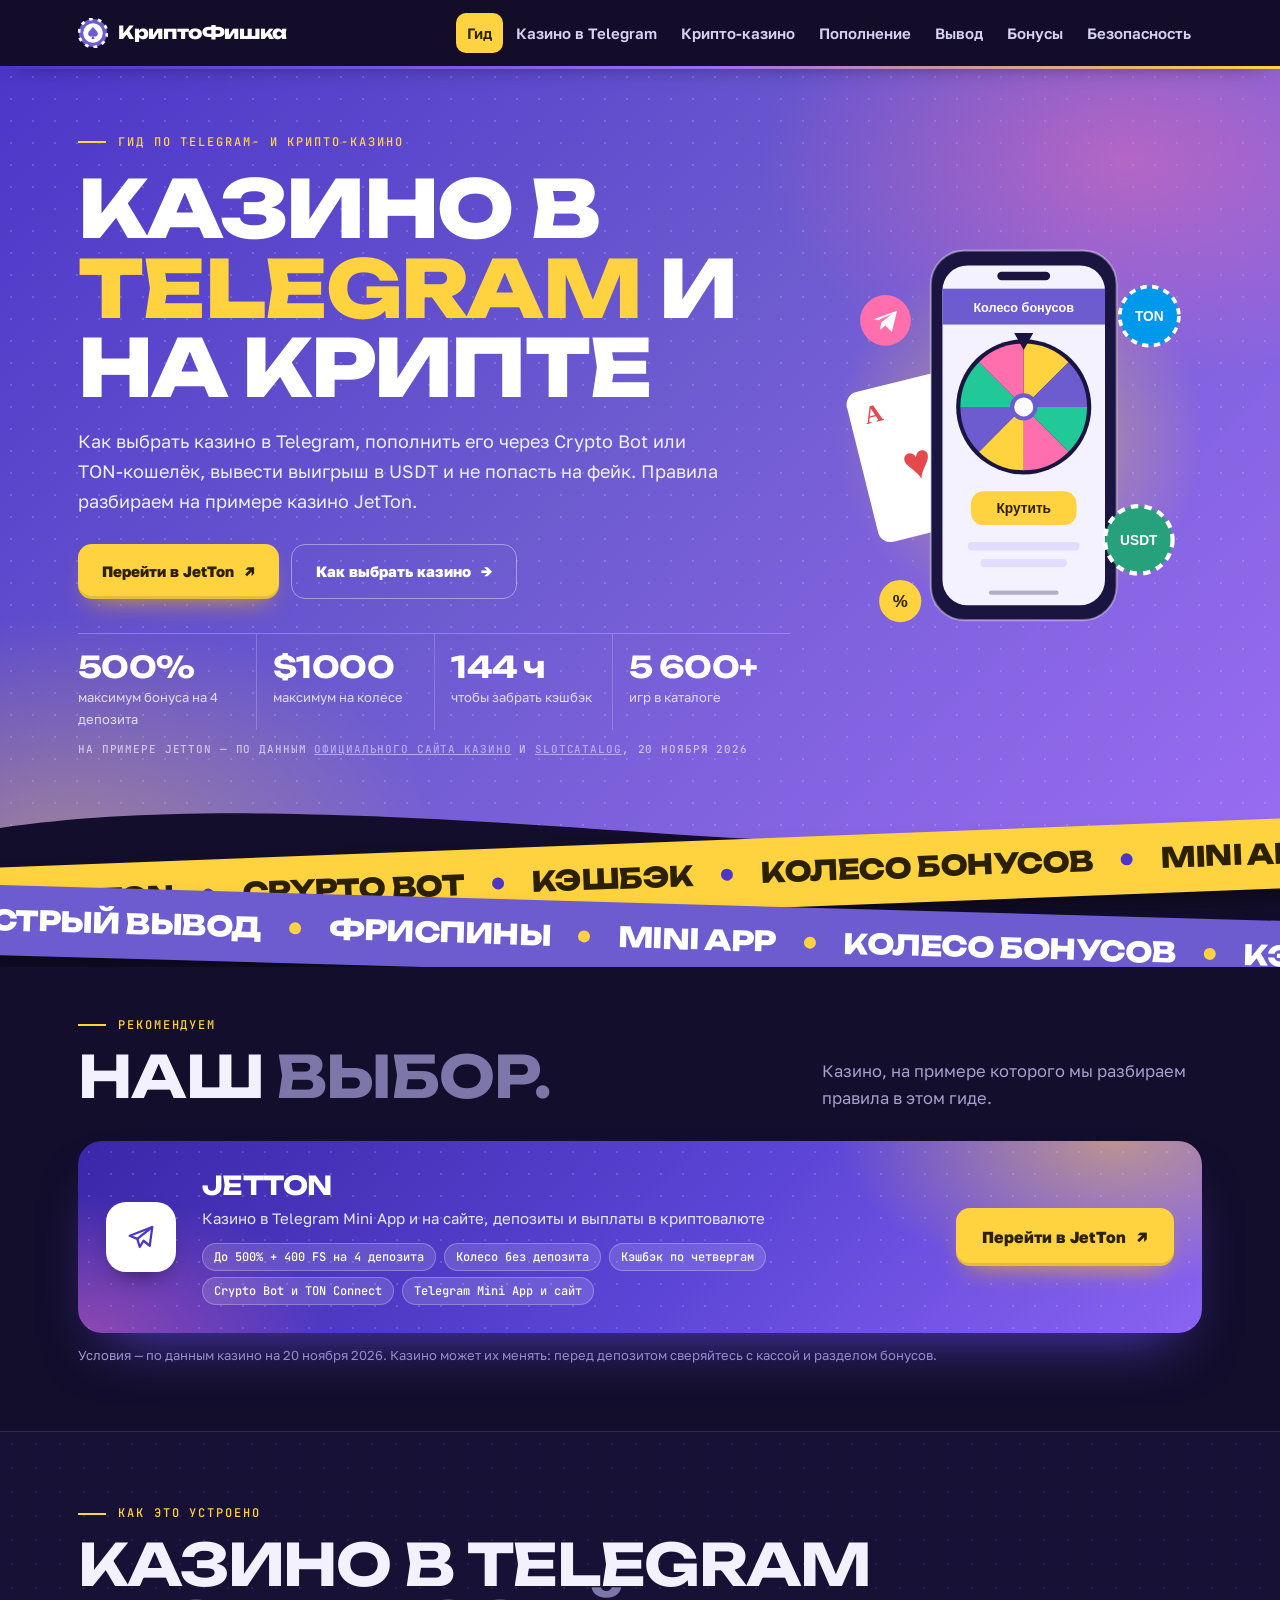
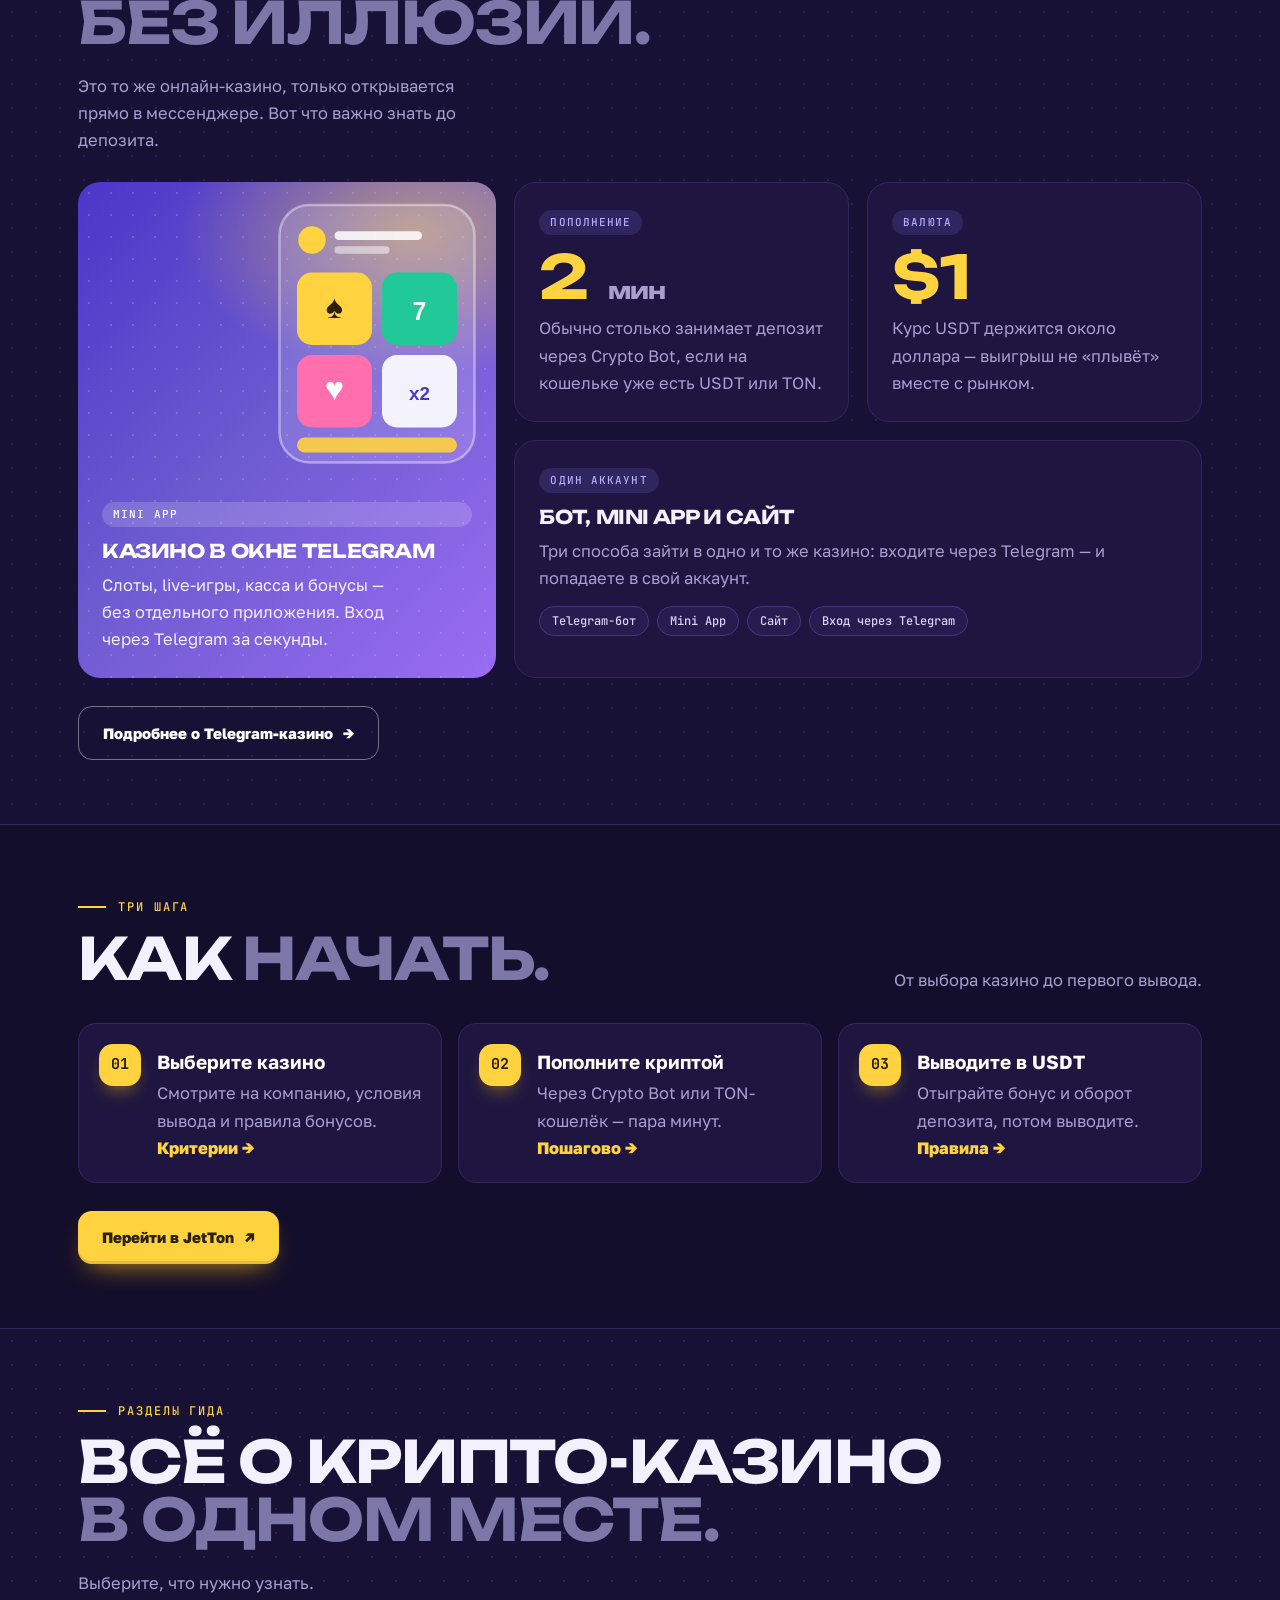
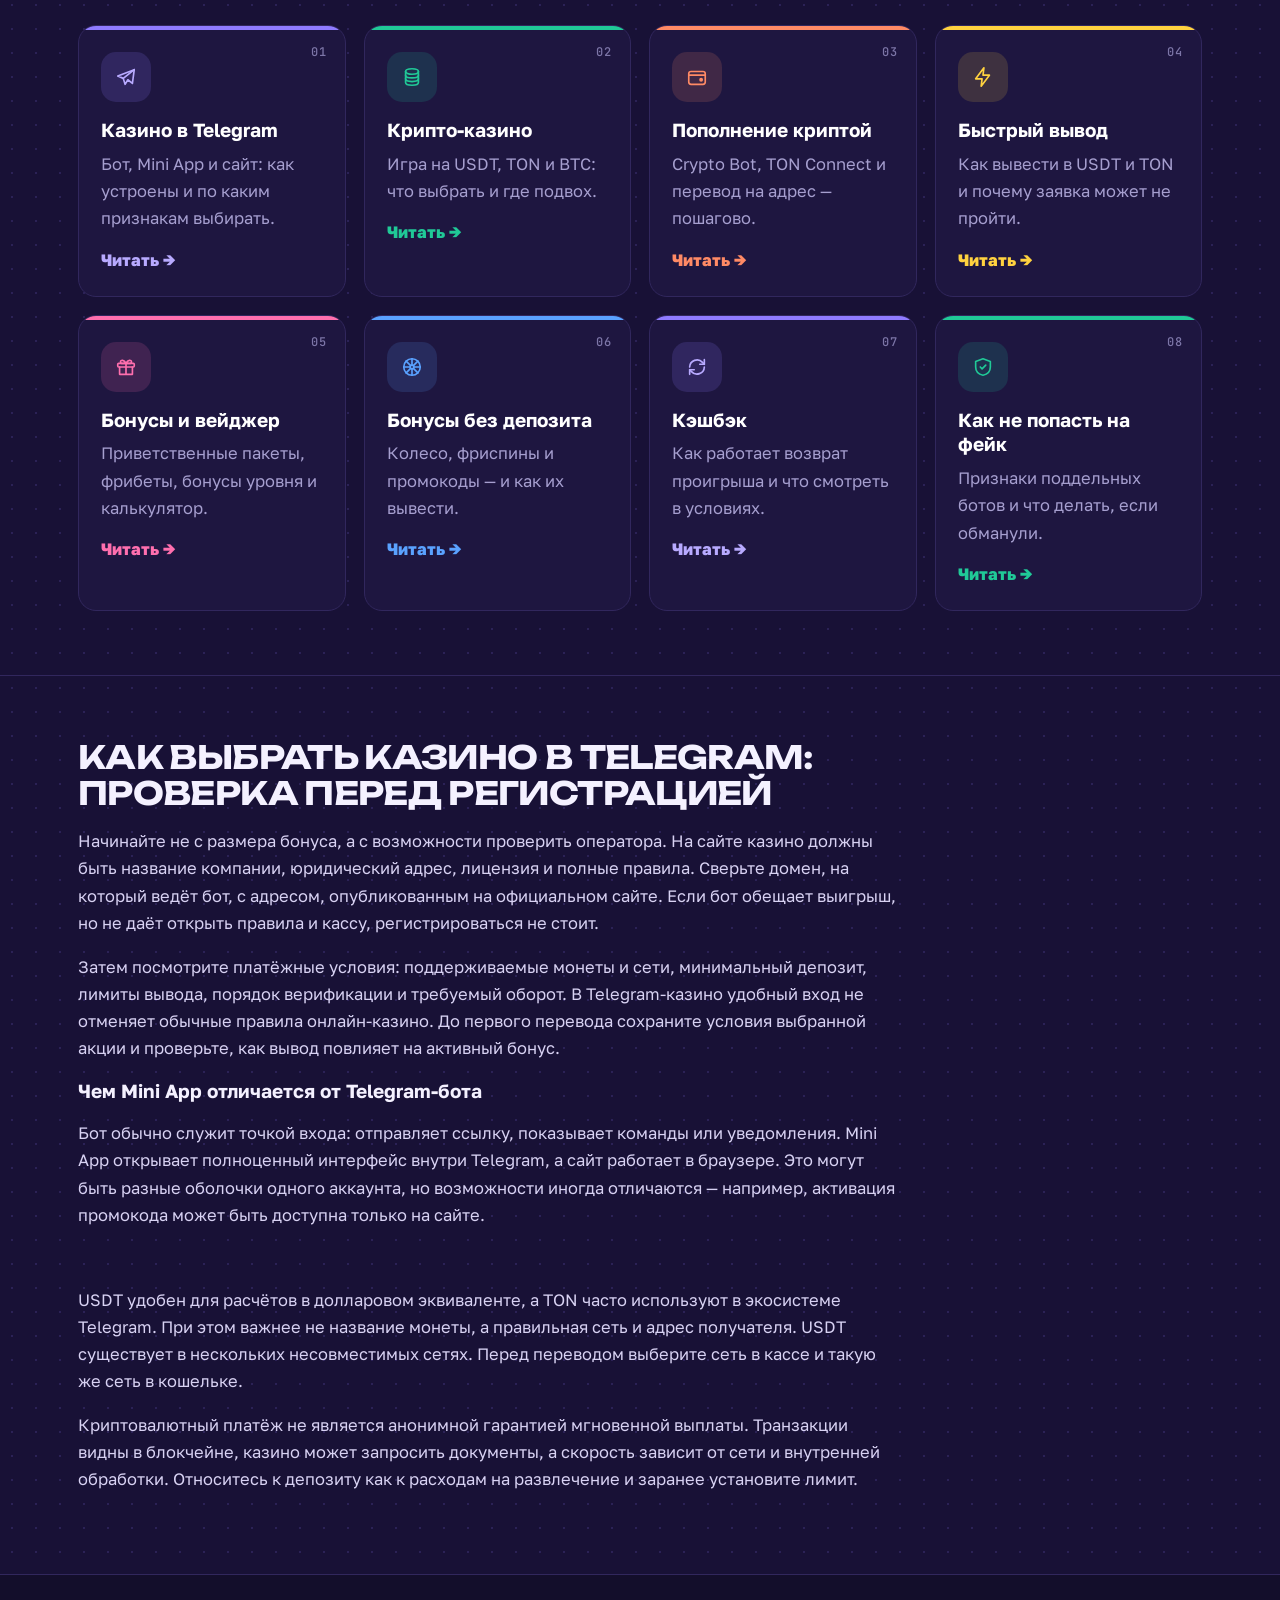
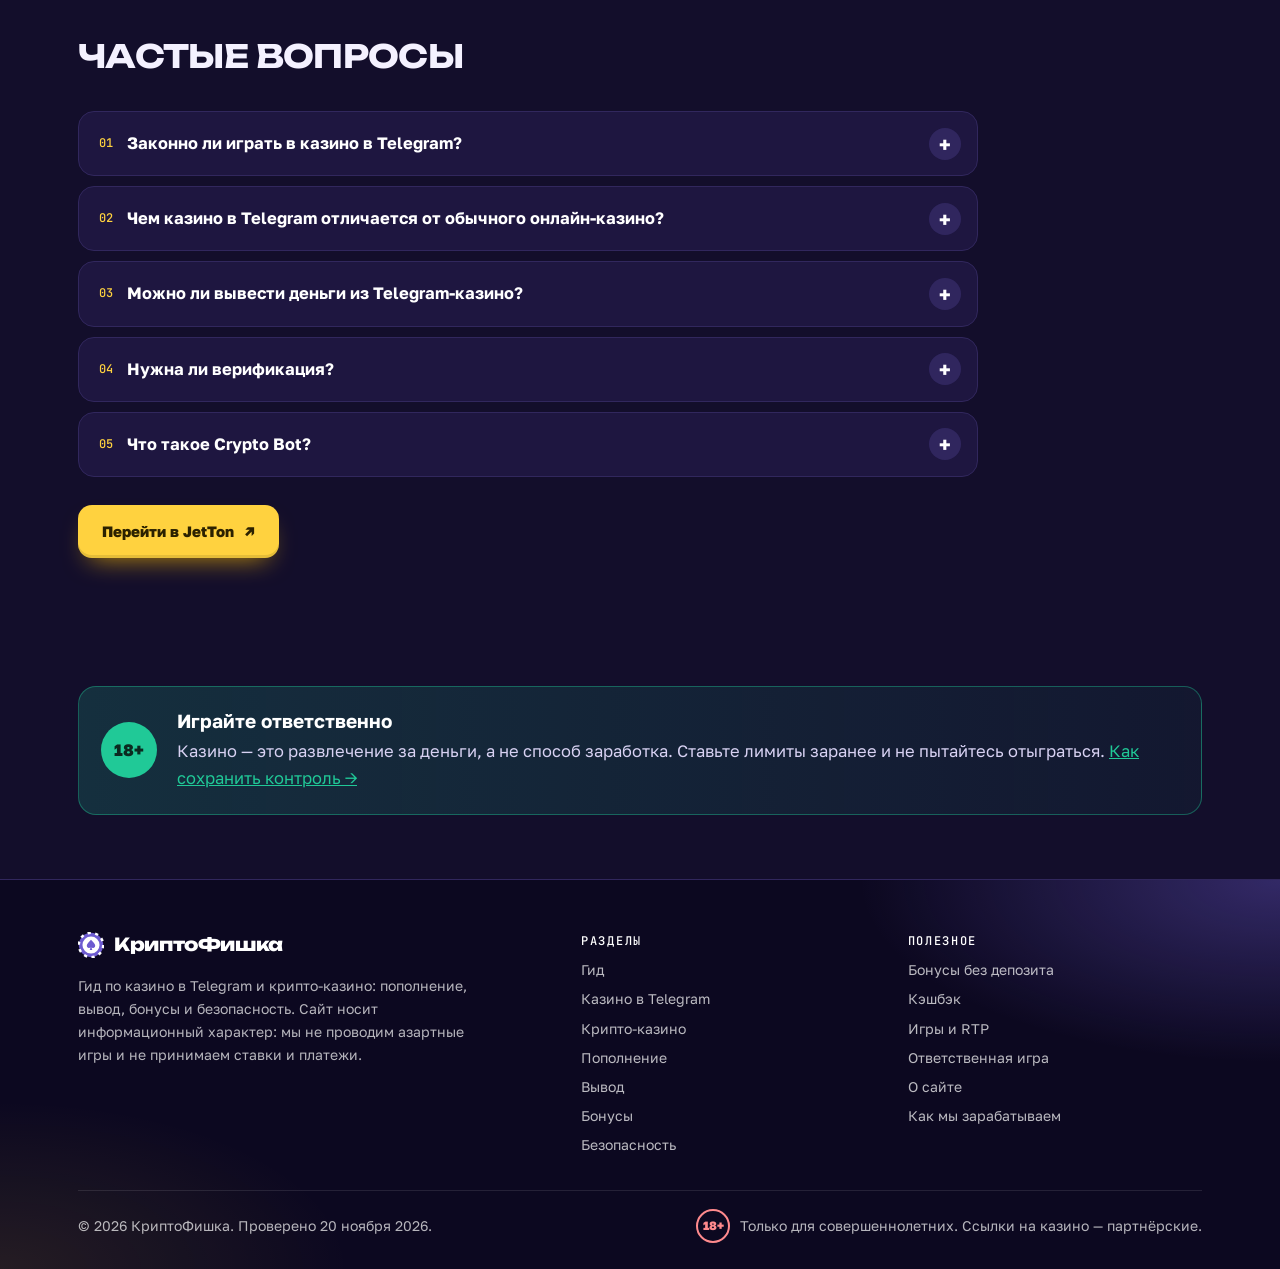
<file: index.html>
<!doctype html>
<html lang="ru">
<head>
<meta charset="utf-8">
<meta name="viewport" content="width=device-width, initial-scale=1, viewport-fit=cover">
<title>Казино в Telegram и крипто-казино 2026: как выбрать, пополнить и вывести | КриптоФишка</title>
<meta name="description" content="Гид по казино в Telegram и крипто-казино: пополнение через Crypto Bot и TON, вывод в USDT, бонусы без депозита, кэшбэк и признаки фейков.">
<meta name="robots" content="index, follow">
<link rel="canonical" href="https://tonfishka.ru/">
<meta property="og:type" content="website">
<meta property="og:site_name" content="КриптоФишка">
<meta property="og:title" content="Казино в Telegram и крипто-казино 2026: как выбрать, пополнить и вывести | КриптоФишка">
<meta property="og:description" content="Гид по казино в Telegram и крипто-казино: пополнение через Crypto Bot и TON, вывод в USDT, бонусы без депозита, кэшбэк и признаки фейков.">
<meta property="og:url" content="https://tonfishka.ru/">
<meta property="og:locale" content="ru_RU">
<meta name="theme-color" content="#130e2b">
<link rel="icon" href="favicon.svg" type="image/svg+xml">
<link rel="preconnect" href="https://fonts.googleapis.com">
<link rel="preconnect" href="https://fonts.gstatic.com" crossorigin>
<link rel="stylesheet" href="https://fonts.googleapis.com/css2?family=Golos+Text:wght@400;500;600;700&amp;family=JetBrains+Mono:wght@400;500&amp;family=Unbounded:wght@600;700;800&amp;display=swap">
<link rel="stylesheet" href="style.css?v=20261120">
<script>document.documentElement.classList.add('js');setTimeout(function(){if(!window.__rv)document.documentElement.classList.add('rv-off')},2500)</script>
<script type="application/ld+json">{"@context":"https://schema.org","@graph":[{"@type":"WebSite","name":"КриптоФишка","url":"https://tonfishka.ru/","inLanguage":"ru"},{"@type":"Organization","name":"КриптоФишка","url":"https://tonfishka.ru/","logo":"https://tonfishka.ru/favicon.svg"}]}</script>
<script type="application/ld+json">{"@context":"https://schema.org","@type":"FAQPage","mainEntity":[{"@type":"Question","name":"Законно ли играть в казино в Telegram?","acceptedAnswer":{"@type":"Answer","text":"Зависит от страны. Во многих странах, включая Россию, у онлайн-казино нет местной лицензии — они работают по офшорным лицензиям (Кюрасао, Анжуан и другие). Перед игрой проверьте законы страны, в которой находитесь."}},{"@type":"Question","name":"Чем казино в Telegram отличается от обычного онлайн-казино?","acceptedAnswer":{"@type":"Answer","text":"По сути ничем: это то же казино, только открывается прямо в мессенджере — как бот или мини-приложение. Вход через Telegram, а пополнять удобно криптовалютой. Подробнее — в разборе."}},{"@type":"Question","name":"Можно ли вывести деньги из Telegram-казино?","acceptedAnswer":{"@type":"Answer","text":"Да, обычно в криптовалюте: через Crypto Bot или на TON-кошелёк. Но перед выводом нужно выполнить правила: отыграть бонус и сделать оборот депозита. Подробнее — на странице о выводе."}},{"@type":"Question","name":"Нужна ли верификация?","acceptedAnswer":{"@type":"Answer","text":"При регистрации документы обычно не просят — хватает Telegram. Но казино вправе запросить проверку позже, например перед крупным выводом. В JetTon это пункт 8.12 правил: запрос отправляют на почту безопасности казино."}},{"@type":"Question","name":"Что такое Crypto Bot?","acceptedAnswer":{"@type":"Answer","text":"Бот-кошелёк внутри Telegram (@CryptoBot): в нём хранят USDT, TON и другие монеты и оплачивают счета. Многие Telegram-казино принимают через него депозиты и выплаты. Пошагово — на странице о пополнении."}}]}</script>

</head>
<body class="has-sticky">
<a class="skip" href="#main">К содержимому</a>
<header class="hdr"><div class="wrap hdr-in">
  <a class="logo" href="index.html"><svg viewBox="0 0 32 32" width="30" height="30" aria-hidden="true"><circle cx="16" cy="16" r="15" fill="#6d5bd0"/><circle cx="16" cy="16" r="15" fill="none" stroke="#ffffff" stroke-width="3" stroke-dasharray="4 5.425"/><circle cx="16" cy="16" r="10.5" fill="#ffffff"/><path d="M16 9.5c2.2 2.8 5.2 4.6 5.2 7.4a2.9 2.9 0 0 1-4.6 2.3l1 3.1h-3.2l1-3.1a2.9 2.9 0 0 1-4.6-2.3c0-2.8 3-4.6 5.2-7.4z" fill="#6d5bd0"/></svg><span>КриптоФишка</span></a>
  <button class="burger" type="button" aria-label="Меню" aria-expanded="false"><span></span><span></span><span></span></button>
  <nav class="nav" aria-label="Разделы"><a href="index.html" aria-current="page">Гид</a><a href="telegram-kazino.html">Казино в Telegram</a><a href="kripto-kazino.html">Крипто-казино</a><a href="popolnenie.html">Пополнение</a><a href="vyvod.html">Вывод</a><a href="bonusy.html">Бонусы</a><a href="bezopasnost.html">Безопасность</a></nav>
</div></header>
<main id="main">
<section class="hero"><div class="wrap hero-in">
  <div>
    <span class="eyebrow">Гид по Telegram- и крипто-казино</span>
    <h1>Казино в <span class="acc">Telegram</span> и на крипте</h1>
    <p class="lead">Как выбрать казино в Telegram, пополнить его через Crypto Bot или TON-кошелёк, вывести выигрыш в USDT
    и не попасть на фейк. Правила разбираем на примере казино JetTon.</p>
    <div class="btns"><a class="btn" href="go.html?p=index&amp;b=top" rel="nofollow sponsored" target="_blank">Перейти в JetTon <span class="arr">↗</span></a><a class="btn ghost" href="telegram-kazino.html">Как выбрать казино <span class="arr">→</span></a></div>
    <ul class="stats">
      <li class="stat"><b>500%</b><span>максимум бонуса на 4 депозита</span></li>
      <li class="stat"><b>$1000</b><span>максимум на колесе</span></li>
      <li class="stat"><b>144 ч</b><span>чтобы забрать кэшбэк</span></li>
      <li class="stat"><b>5&nbsp;600+</b><span>игр в каталоге</span></li>
    </ul>
    <p class="stats-note">На примере JetTon — по данным <a href="https://jetton.games/en" target="_blank" rel="noopener noreferrer">официального сайта казино</a> и <a href="https://slotcatalog.com/en/casino/jetton" target="_blank" rel="noopener noreferrer">SlotCatalog</a>, 20 ноября 2026</p>
  </div>
  <svg class="hero-art" viewBox="0 0 360 420" aria-hidden="true">
  <defs><radialGradient id="glow" cx=".5" cy=".5" r=".5"><stop offset="0" stop-color="#ffd23f" stop-opacity=".5"/><stop offset="1" stop-color="#ffd23f" stop-opacity="0"/></radialGradient></defs>
  <circle cx="190" cy="205" r="175" fill="url(#glow)"/>
  <g class="fl fl3"><g transform="rotate(-14 92 230)">
    <rect x="40" y="152" width="104" height="146" rx="12" fill="#ffffff"/>
    <text x="54" y="184" font-family="Georgia,serif" font-size="24" font-weight="700" fill="#e5484d">A</text>
    <text x="92" y="246" font-family="Georgia,serif" font-size="46" text-anchor="middle" fill="#e5484d">&#9829;</text>
  </g></g>
  <g class="fl fl2">
    <rect x="105" y="30" width="176" height="350" rx="32" fill="#1a1440" stroke="#ffffff" stroke-opacity=".35" stroke-width="2"/>
    <rect x="116" y="44" width="154" height="322" rx="24" fill="#f4f2ff"/>
    <rect x="116" y="66" width="154" height="34" fill="#6d5bd0"/>
    <rect x="168" y="50" width="50" height="8" rx="4" fill="#1a1440"/>
    <text x="193" y="88" text-anchor="middle" font-family="Arial,sans-serif" font-size="12" font-weight="700" fill="#ffffff">Колесо бонусов</text>
    <circle cx="193" cy="178" r="64" fill="#1a1440"/>
    <g class="wheel-rot"><path d="M193 178L193.0 118.0A60 60 0 0 1 235.4 135.6Z" fill="#ffd23f"/><path d="M193 178L235.4 135.6A60 60 0 0 1 253.0 178.0Z" fill="#6d5bd0"/><path d="M193 178L253.0 178.0A60 60 0 0 1 235.4 220.4Z" fill="#20c997"/><path d="M193 178L235.4 220.4A60 60 0 0 1 193.0 238.0Z" fill="#ff6fae"/><path d="M193 178L193.0 238.0A60 60 0 0 1 150.6 220.4Z" fill="#ffd23f"/><path d="M193 178L150.6 220.4A60 60 0 0 1 133.0 178.0Z" fill="#6d5bd0"/><path d="M193 178L133.0 178.0A60 60 0 0 1 150.6 135.6Z" fill="#20c997"/><path d="M193 178L150.6 135.6A60 60 0 0 1 193.0 118.0Z" fill="#ff6fae"/></g>
    <circle cx="193" cy="178" r="11" fill="#ffffff" stroke="#6d5bd0" stroke-width="4"/>
    <path d="M184 108h18l-9 16z" fill="#1a1440"/>
    <rect x="143" y="258" width="100" height="32" rx="12" fill="#ffd23f"/>
    <text x="193" y="279" text-anchor="middle" font-family="Arial,sans-serif" font-size="13" font-weight="800" fill="#2b2100">Крутить</text>
    <rect x="140" y="306" width="106" height="8" rx="4" fill="#e2dcff"/>
    <rect x="152" y="322" width="82" height="8" rx="4" fill="#e2dcff"/>
    <rect x="160" y="352" width="66" height="4" rx="2" fill="#1a1440" fill-opacity=".3"/>
  </g>
  <g class="fl fl1"><g transform="translate(302 304)">
    <circle r="32" fill="#26a17b"/><circle r="32" fill="none" stroke="#ffffff" stroke-width="4" stroke-dasharray="7 6"/>
    <text y="5" font-size="13" font-weight="800" text-anchor="middle" fill="#ffffff" font-family="Arial,sans-serif">USDT</text>
  </g></g>
  <g class="fl fl4"><g transform="translate(312 92)">
    <circle r="28" fill="#0098ea"/><circle r="28" fill="none" stroke="#ffffff" stroke-width="3.5" stroke-dasharray="6 5.2"/>
    <text y="5" font-size="13" font-weight="800" text-anchor="middle" fill="#ffffff" font-family="Arial,sans-serif">TON</text>
  </g></g>
  <g class="fl fl5"><g transform="translate(62 96)"><circle r="24" fill="#ff6fae"/><path d="M-11 -1l22 -8-5 20-6-6-5 4 1-7 10-8-13 6z" fill="#ffffff"/></g></g>
  <g class="fl fl3"><g transform="translate(76 362)"><circle r="20" fill="#ffd23f"/>
    <text y="6" font-size="16" font-weight="800" text-anchor="middle" fill="#2b2100" font-family="Arial,sans-serif">%</text></g></g>
</svg>
</div></section>

<div class="ticker" aria-hidden="true"><div class="tk tk1"><div class="tk-track"><span>USDT</span><i></i><span>TON</span><i></i><span>Crypto Bot</span><i></i><span>Кэшбэк</span><i></i><span>Колесо бонусов</span><i></i><span>Mini App</span><i></i><span>Фриспины</span><i></i><span>Быстрый вывод</span><i></i><span>USDT</span><i></i><span>TON</span><i></i><span>Crypto Bot</span><i></i><span>Кэшбэк</span><i></i><span>Колесо бонусов</span><i></i><span>Mini App</span><i></i><span>Фриспины</span><i></i><span>Быстрый вывод</span><i></i></div></div><div class="tk tk2"><div class="tk-track"><span>Быстрый вывод</span><i></i><span>Фриспины</span><i></i><span>Mini App</span><i></i><span>Колесо бонусов</span><i></i><span>Кэшбэк</span><i></i><span>Crypto Bot</span><i></i><span>TON</span><i></i><span>USDT</span><i></i><span>Быстрый вывод</span><i></i><span>Фриспины</span><i></i><span>Mini App</span><i></i><span>Колесо бонусов</span><i></i><span>Кэшбэк</span><i></i><span>Crypto Bot</span><i></i><span>TON</span><i></i><span>USDT</span><i></i></div></div></div>

<section class="sec"><div class="wrap">
  <div class="sec-head big"><div><span class="eyebrow">рекомендуем</span><h2>Наш <span class="dim">выбор.</span></h2></div>
  <p>Казино, на примере которого мы разбираем правила в этом гиде.</p></div>
  <div class="offer">
    <div class="offer-mark"><svg viewBox="0 0 24 24" width="30" height="30" fill="none" stroke="currentColor" stroke-width="1.8" stroke-linecap="round" stroke-linejoin="round" aria-hidden="true"><path d="M21 4L3 11l6 2.5L11 20l3-5 5 4z"/><path d="M9 13.5L21 4"/></svg></div>
    <div><h3>JetTon</h3><p class="sub">Казино в Telegram Mini App и на сайте, депозиты и выплаты в криптовалюте</p><ul><li>До 500% + 400 FS на 4 депозита</li><li>Колесо без депозита</li><li>Кэшбэк по четвергам</li><li>Crypto Bot и TON Connect</li><li>Telegram Mini App и сайт</li></ul></div>
    <a class="btn" href="go.html?p=index&amp;b=mid" rel="nofollow sponsored" target="_blank">Перейти в JetTon <span class="arr">↗</span></a>
  </div>
  <p class="offer-note">Условия — по данным казино на 20 ноября 2026. Казино может их менять: перед депозитом сверяйтесь с кассой и разделом бонусов.</p>
</div></section>

<section class="sec alt"><div class="wrap">
  <div class="sec-head big"><div><span class="eyebrow">как это устроено</span><h2>Казино в Telegram <span class="dim">без иллюзий.</span></h2></div>
  <p>Это то же онлайн-казино, только открывается прямо в мессенджере. Вот что важно знать до депозита.</p></div>
  <div class="bento">
    <div class="b-main"><svg viewBox="0 0 200 230" aria-hidden="true">
  <rect x="22" y="12" width="156" height="206" rx="24" fill="#ffffff" fill-opacity=".14" stroke="#ffffff" stroke-opacity=".4" stroke-width="2"/>
  <circle cx="48" cy="40" r="11" fill="#ffd23f"/><rect x="66" y="33" width="70" height="7" rx="3.5" fill="#ffffff" fill-opacity=".85"/>
  <rect x="66" y="45" width="44" height="6" rx="3" fill="#ffffff" fill-opacity=".5"/>
  <rect x="36" y="66" width="60" height="58" rx="12" fill="#ffd23f"/><rect x="104" y="66" width="60" height="58" rx="12" fill="#20c997"/>
  <rect x="36" y="132" width="60" height="58" rx="12" fill="#ff6fae"/><rect x="104" y="132" width="60" height="58" rx="12" fill="#ffffff" fill-opacity=".9"/>
  <text x="66" y="102" text-anchor="middle" font-family="Georgia,serif" font-size="26" fill="#2b2100">&#9824;</text>
  <text x="134" y="104" text-anchor="middle" font-family="Arial,sans-serif" font-size="20" font-weight="800" fill="#ffffff">7</text>
  <text x="66" y="168" text-anchor="middle" font-family="Georgia,serif" font-size="26" fill="#ffffff">&#9829;</text>
  <text x="134" y="168" text-anchor="middle" font-family="Arial,sans-serif" font-size="15" font-weight="800" fill="#4b36c9">x2</text>
  <rect x="36" y="198" width="128" height="12" rx="6" fill="#ffd23f" fill-opacity=".9"/>
</svg><span class="tag">Mini App</span><h3>Казино в окне Telegram</h3>
      <p>Слоты, live-игры, касса и бонусы — без отдельного приложения. Вход через Telegram за секунды.</p></div>
    <div><span class="tag">пополнение</span><b class="big">2 <small>мин</small></b>
      <p>Обычно столько занимает депозит через Crypto Bot, если на кошельке уже есть USDT или TON.</p></div>
    <div><span class="tag">валюта</span><b class="big">$1</b>
      <p>Курс USDT держится около доллара — выигрыш не «плывёт» вместе с рынком.</p></div>
    <div class="b-wide"><span class="tag">один аккаунт</span><h3>Бот, Mini App и сайт</h3>
      <p>Три способа зайти в одно и то же казино: входите через Telegram — и попадаете в свой аккаунт.</p>
      <ul class="chips"><li>Telegram-бот</li><li>Mini App</li><li>Сайт</li><li>Вход через Telegram</li></ul></div>
  </div>
  <div class="btns"><a class="btn ghost" href="telegram-kazino.html">Подробнее о Telegram-казино <span class="arr">→</span></a></div>
</div></section>

<section class="sec"><div class="wrap">
  <div class="sec-head big"><div><span class="eyebrow">три шага</span><h2>Как <span class="dim">начать.</span></h2></div>
  <p>От выбора казино до первого вывода.</p></div>
  <ol class="steps s3"><li><h3>Выберите казино</h3><p>Смотрите на компанию, условия вывода и правила бонусов. <a href="telegram-kazino.html">Критерии →</a></p></li><li><h3>Пополните криптой</h3><p>Через Crypto Bot или TON-кошелёк — пара минут. <a href="popolnenie.html">Пошагово →</a></p></li><li><h3>Выводите в USDT</h3><p>Отыграйте бонус и оборот депозита, потом выводите. <a href="vyvod.html">Правила →</a></p></li></ol>
  <div class="btns"><a class="btn" href="go.html?p=index&amp;b=mid" rel="nofollow sponsored" target="_blank">Перейти в JetTon <span class="arr">↗</span></a></div>
</div></section>

<section class="sec alt"><div class="wrap">
  <div class="sec-head big"><div><span class="eyebrow">разделы гида</span><h2>Всё о крипто-казино <span class="dim">в одном месте.</span></h2></div>
  <p>Выберите, что нужно узнать.</p></div>
  <div class="grid g4"><a class="card" href="telegram-kazino.html"><div class="ico"><svg viewBox="0 0 24 24" width="22" height="22" fill="none" stroke="currentColor" stroke-width="1.8" stroke-linecap="round" stroke-linejoin="round" aria-hidden="true"><path d="M21 4L3 11l6 2.5L11 20l3-5 5 4z"/><path d="M9 13.5L21 4"/></svg></div><h3>Казино в Telegram</h3><p>Бот, Mini App и сайт: как устроены и по каким признакам выбирать.</p><span class="go">Читать →</span></a><a class="card" href="kripto-kazino.html"><div class="ico"><svg viewBox="0 0 24 24" width="22" height="22" fill="none" stroke="currentColor" stroke-width="1.8" stroke-linecap="round" stroke-linejoin="round" aria-hidden="true"><ellipse cx="12" cy="6" rx="7" ry="3"/><path d="M5 6v4c0 1.7 3.1 3 7 3s7-1.3 7-3V6"/><path d="M5 10v4c0 1.7 3.1 3 7 3s7-1.3 7-3v-4"/><path d="M5 14v4c0 1.7 3.1 3 7 3s7-1.3 7-3v-4"/></svg></div><h3>Крипто-казино</h3><p>Игра на USDT, TON и BTC: что выбрать и где подвох.</p><span class="go">Читать →</span></a><a class="card" href="popolnenie.html"><div class="ico"><svg viewBox="0 0 24 24" width="22" height="22" fill="none" stroke="currentColor" stroke-width="1.8" stroke-linecap="round" stroke-linejoin="round" aria-hidden="true"><rect x="3" y="6" width="18" height="14" rx="2.5"/><path d="M3 10h18"/><circle cx="16.5" cy="15" r="1.2" fill="currentColor"/></svg></div><h3>Пополнение криптой</h3><p>Crypto Bot, TON Connect и перевод на адрес — пошагово.</p><span class="go">Читать →</span></a><a class="card" href="vyvod.html"><div class="ico"><svg viewBox="0 0 24 24" width="22" height="22" fill="none" stroke="currentColor" stroke-width="1.8" stroke-linecap="round" stroke-linejoin="round" aria-hidden="true"><path d="M13 2L4 14h7l-1 8 9-12h-7z"/></svg></div><h3>Быстрый вывод</h3><p>Как вывести в USDT и TON и почему заявка может не пройти.</p><span class="go">Читать →</span></a><a class="card" href="bonusy.html"><div class="ico"><svg viewBox="0 0 24 24" width="22" height="22" fill="none" stroke="currentColor" stroke-width="1.8" stroke-linecap="round" stroke-linejoin="round" aria-hidden="true"><rect x="3" y="8" width="18" height="4" rx="1"/><path d="M5 12v8h14v-8M12 8v12M12 8C10 4 6 4 6 6.5S9 8 12 8zm0 0c2-4 6-4 6-1.5S15 8 12 8z"/></svg></div><h3>Бонусы и вейджер</h3><p>Приветственные пакеты, фрибеты, бонусы уровня и калькулятор.</p><span class="go">Читать →</span></a><a class="card" href="bez-depozita.html"><div class="ico"><svg viewBox="0 0 24 24" width="22" height="22" fill="none" stroke="currentColor" stroke-width="1.8" stroke-linecap="round" stroke-linejoin="round" aria-hidden="true"><circle cx="12" cy="12" r="9"/><circle cx="12" cy="12" r="2"/><path d="M12 3v7M12 14v7M3 12h7M14 12h7M5.6 5.6l4.9 4.9M13.5 13.5l4.9 4.9M18.4 5.6l-4.9 4.9M10.5 13.5l-4.9 4.9"/></svg></div><h3>Бонусы без депозита</h3><p>Колесо, фриспины и промокоды — и как их вывести.</p><span class="go">Читать →</span></a><a class="card" href="keshbek.html"><div class="ico"><svg viewBox="0 0 24 24" width="22" height="22" fill="none" stroke="currentColor" stroke-width="1.8" stroke-linecap="round" stroke-linejoin="round" aria-hidden="true"><path d="M4 12a8 8 0 0 1 14-5l2 2M20 12a8 8 0 0 1-14 5l-2-2"/><path d="M20 4v5h-5M4 20v-5h5"/></svg></div><h3>Кэшбэк</h3><p>Как работает возврат проигрыша и что смотреть в условиях.</p><span class="go">Читать →</span></a><a class="card" href="bezopasnost.html"><div class="ico"><svg viewBox="0 0 24 24" width="22" height="22" fill="none" stroke="currentColor" stroke-width="1.8" stroke-linecap="round" stroke-linejoin="round" aria-hidden="true"><path d="M12 3l8 3v6c0 5-3.5 8-8 9-4.5-1-8-4-8-9V6z"/><path d="M9 12l2 2 4-4"/></svg></div><h3>Как не попасть на фейк</h3><p>Признаки поддельных ботов и что делать, если обманули.</p><span class="go">Читать →</span></a></div>
</div></section>


<section class="sec alt"><div class="wrap prose">
  <h2>Как выбрать казино в Telegram: проверка перед регистрацией</h2>
  <p>Начинайте не с размера бонуса, а с возможности проверить оператора. На сайте казино должны быть название компании, юридический адрес, лицензия и полные правила. Сверьте домен, на который ведёт бот, с адресом, опубликованным на официальном сайте. Если бот обещает выигрыш, но не даёт открыть правила и кассу, регистрироваться не стоит.</p>
  <p>Затем посмотрите платёжные условия: поддерживаемые монеты и сети, минимальный депозит, лимиты вывода, порядок верификации и требуемый оборот. В Telegram-казино удобный вход не отменяет обычные правила онлайн-казино. До первого перевода сохраните условия выбранной акции и проверьте, как вывод повлияет на активный бонус.</p>
  <h3>Чем Mini App отличается от Telegram-бота</h3>
  <p>Бот обычно служит точкой входа: отправляет ссылку, показывает команды или уведомления. Mini App открывает полноценный интерфейс внутри Telegram, а сайт работает в браузере. Это могут быть разные оболочки одного аккаунта, но возможности иногда отличаются — например, активация промокода может быть доступна только на сайте.</p>
  <h3>Зачем использовать USDT и TON</h3>
  <p>USDT удобен для расчётов в долларовом эквиваленте, а TON часто используют в экосистеме Telegram. При этом важнее не название монеты, а правильная сеть и адрес получателя. USDT существует в нескольких несовместимых сетях. Перед переводом выберите сеть в кассе и такую же сеть в кошельке.</p>
  <p>Криптовалютный платёж не является анонимной гарантией мгновенной выплаты. Транзакции видны в блокчейне, казино может запросить документы, а скорость зависит от сети и внутренней обработки. Относитесь к депозиту как к расходам на развлечение и заранее установите лимит.</p>
</div></section>

<section class="sec"><div class="wrap">
  <div class="sec-head"><div><h2>Частые вопросы</h2></div></div>
  <div class="faq"><details><summary>Законно ли играть в казино в Telegram?</summary><div class="ans"><p>Зависит от страны. Во многих странах, включая Россию, у онлайн-казино нет местной лицензии — они работают по офшорным лицензиям (Кюрасао, Анжуан и другие). Перед игрой проверьте законы страны, в которой находитесь.</p></div></details><details><summary>Чем казино в Telegram отличается от обычного онлайн-казино?</summary><div class="ans"><p>По сути ничем: это то же казино, только открывается прямо в мессенджере — как бот или мини-приложение. Вход через Telegram, а пополнять удобно криптовалютой. Подробнее — <a href="telegram-kazino.html">в разборе</a>.</p></div></details><details><summary>Можно ли вывести деньги из Telegram-казино?</summary><div class="ans"><p>Да, обычно в криптовалюте: через Crypto Bot или на TON-кошелёк. Но перед выводом нужно выполнить правила: отыграть бонус и сделать оборот депозита. Подробнее — на странице <a href="vyvod.html">о выводе</a>.</p></div></details><details><summary>Нужна ли верификация?</summary><div class="ans"><p>При регистрации документы обычно не просят — хватает Telegram. Но казино вправе запросить проверку позже, например перед крупным выводом. В JetTon это пункт 8.12 правил: запрос отправляют на почту безопасности казино.</p></div></details><details><summary>Что такое Crypto Bot?</summary><div class="ans"><p>Бот-кошелёк внутри Telegram (@CryptoBot): в нём хранят USDT, TON и другие монеты и оплачивают счета. Многие Telegram-казино принимают через него депозиты и выплаты. Пошагово — на странице <a href="popolnenie.html">о пополнении</a>.</p></div></details></div>
  <div class="btns"><a class="btn" href="go.html?p=index&amp;b=bottom" rel="nofollow sponsored" target="_blank">Перейти в JetTon <span class="arr">↗</span></a></div>
</div></section>

<section class="sec"><div class="wrap">
  <div class="rg">
    <div class="age">18+</div>
    <div>
      <h3>Играйте ответственно</h3>
      <p>Казино — это развлечение за деньги, а не способ заработка. Ставьте лимиты заранее и не пытайтесь отыграться.
      <a href="responsible.html">Как сохранить контроль →</a></p>
    </div>
  </div>
</div></section>
</main>
<footer class="ftr"><div class="wrap">
  <div class="ftr-in">
    <div>
      <a class="logo" href="index.html"><svg viewBox="0 0 32 32" width="26" height="26" aria-hidden="true"><circle cx="16" cy="16" r="15" fill="#6d5bd0"/><circle cx="16" cy="16" r="15" fill="none" stroke="#ffffff" stroke-width="3" stroke-dasharray="4 5.425"/><circle cx="16" cy="16" r="10.5" fill="#ffffff"/><path d="M16 9.5c2.2 2.8 5.2 4.6 5.2 7.4a2.9 2.9 0 0 1-4.6 2.3l1 3.1h-3.2l1-3.1a2.9 2.9 0 0 1-4.6-2.3c0-2.8 3-4.6 5.2-7.4z" fill="#6d5bd0"/></svg><span>КриптоФишка</span></a>
      <p>Гид по казино в Telegram и крипто-казино: пополнение, вывод, бонусы и безопасность. Сайт носит информационный
      характер: мы не проводим азартные игры и не принимаем ставки и платежи.</p>
    </div>
    <div><h4>Разделы</h4><ul><li><a href="index.html">Гид</a></li><li><a href="telegram-kazino.html">Казино в Telegram</a></li><li><a href="kripto-kazino.html">Крипто-казино</a></li><li><a href="popolnenie.html">Пополнение</a></li><li><a href="vyvod.html">Вывод</a></li><li><a href="bonusy.html">Бонусы</a></li><li><a href="bezopasnost.html">Безопасность</a></li></ul></div>
    <div><h4>Полезное</h4><ul><li><a href="bez-depozita.html">Бонусы без депозита</a></li><li><a href="keshbek.html">Кэшбэк</a></li><li><a href="igry.html">Игры и RTP</a></li><li><a href="responsible.html">Ответственная игра</a></li><li><a href="o-sajte.html">О сайте</a></li><li><a href="o-sajte.html#money">Как мы зарабатываем</a></li></ul></div>
  </div>
  <div class="ftr-bot">
    <span>© 2026 КриптоФишка. Проверено 20 ноября 2026.</span>
    <span class="age-note"><span class="b18">18+</span> Только для совершеннолетних. Ссылки на казино — партнёрские.</span>
  </div>
</div></footer>
<div class="sticky-cta" id="sticky-cta"><a class="btn" href="go.html?p=index&amp;b=sticky" rel="nofollow sponsored" target="_blank">Перейти в JetTon <span class="arr">↗</span></a></div>
<script src="script.js?v=20261120" defer></script>
</body>
</html>
</file>
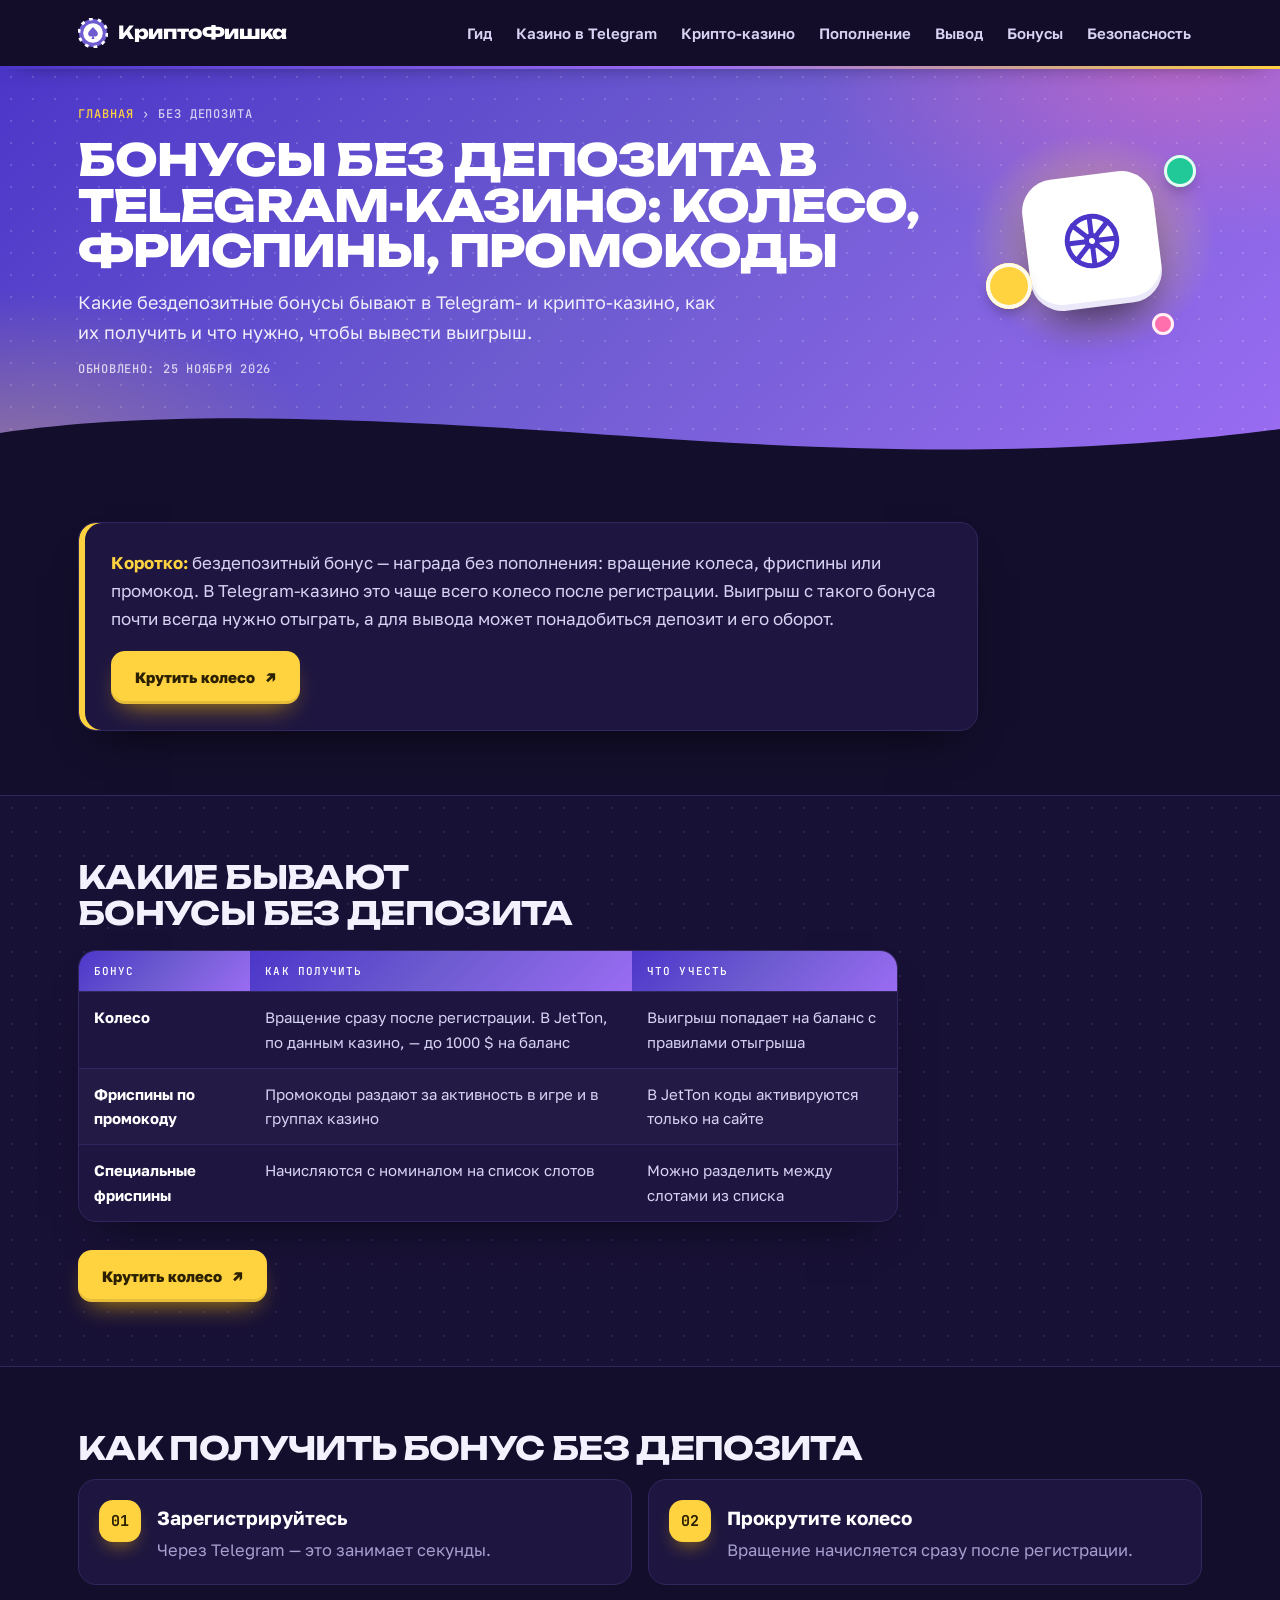
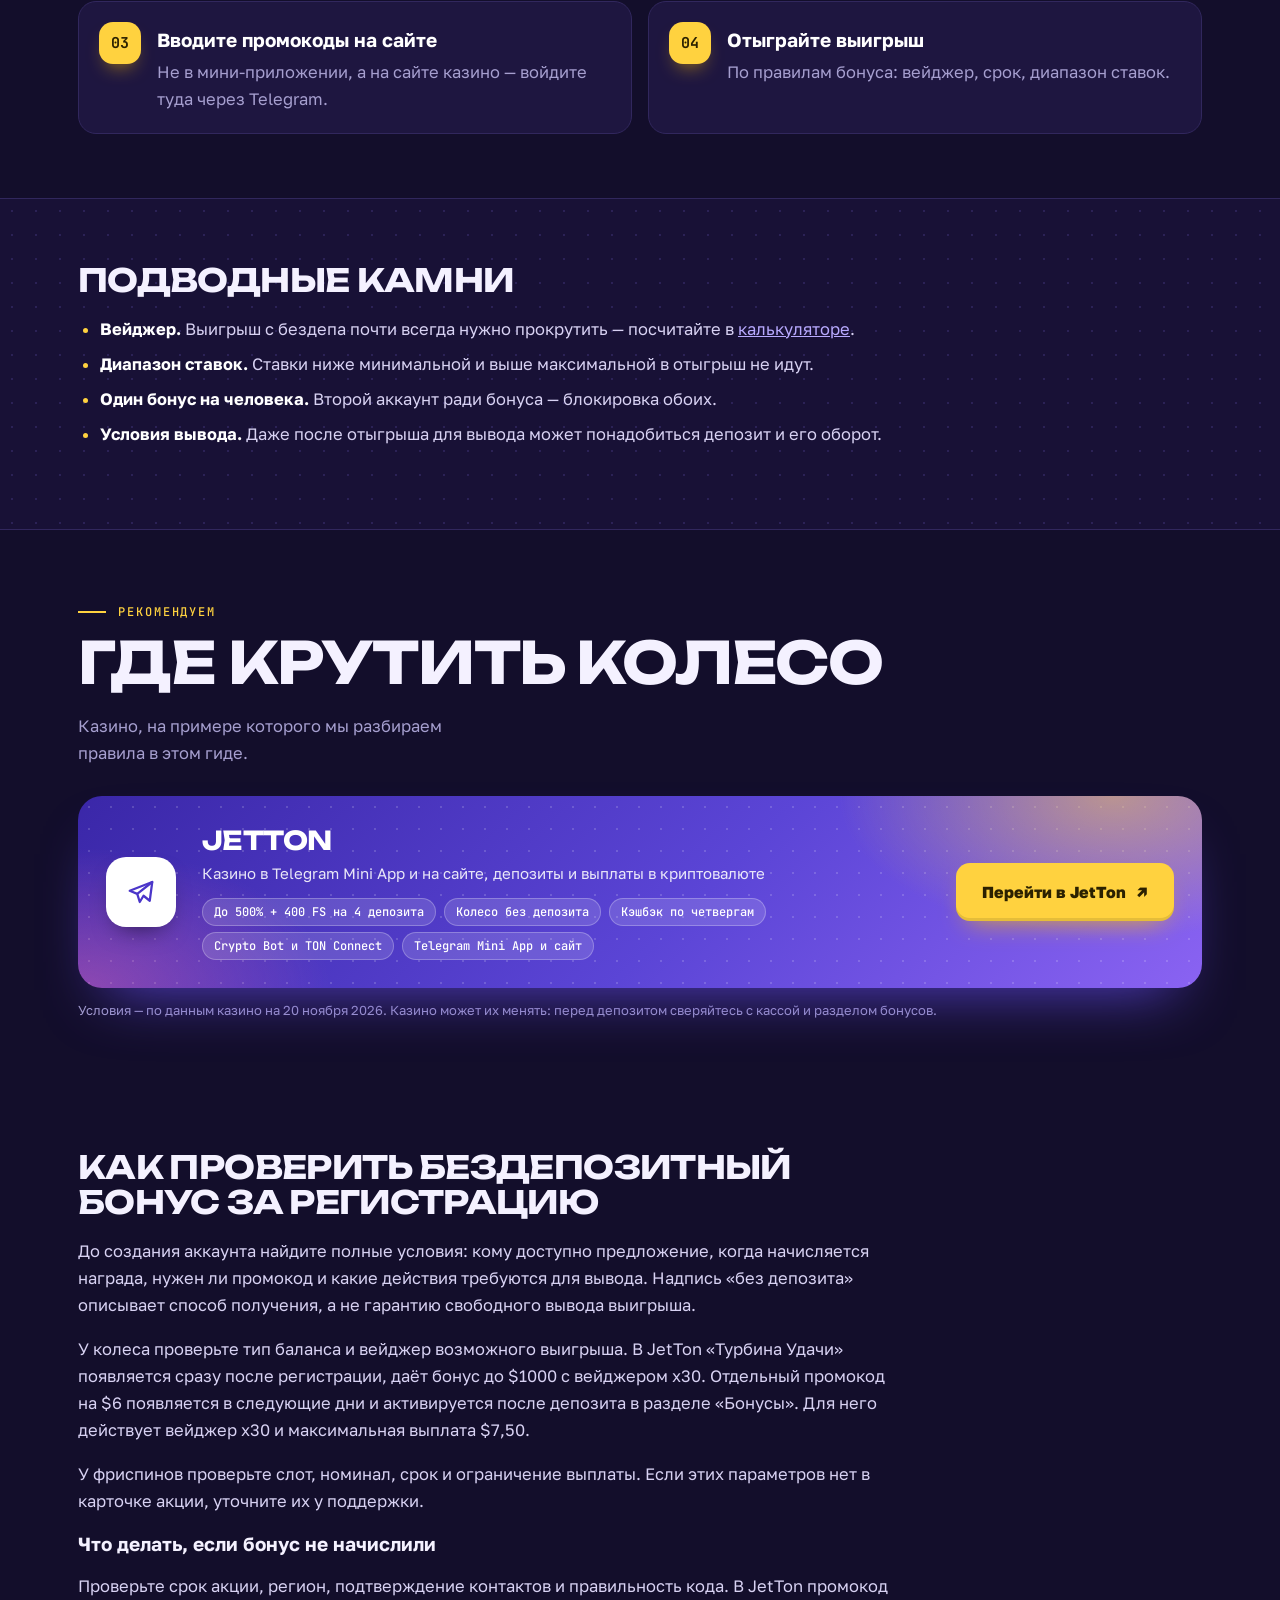
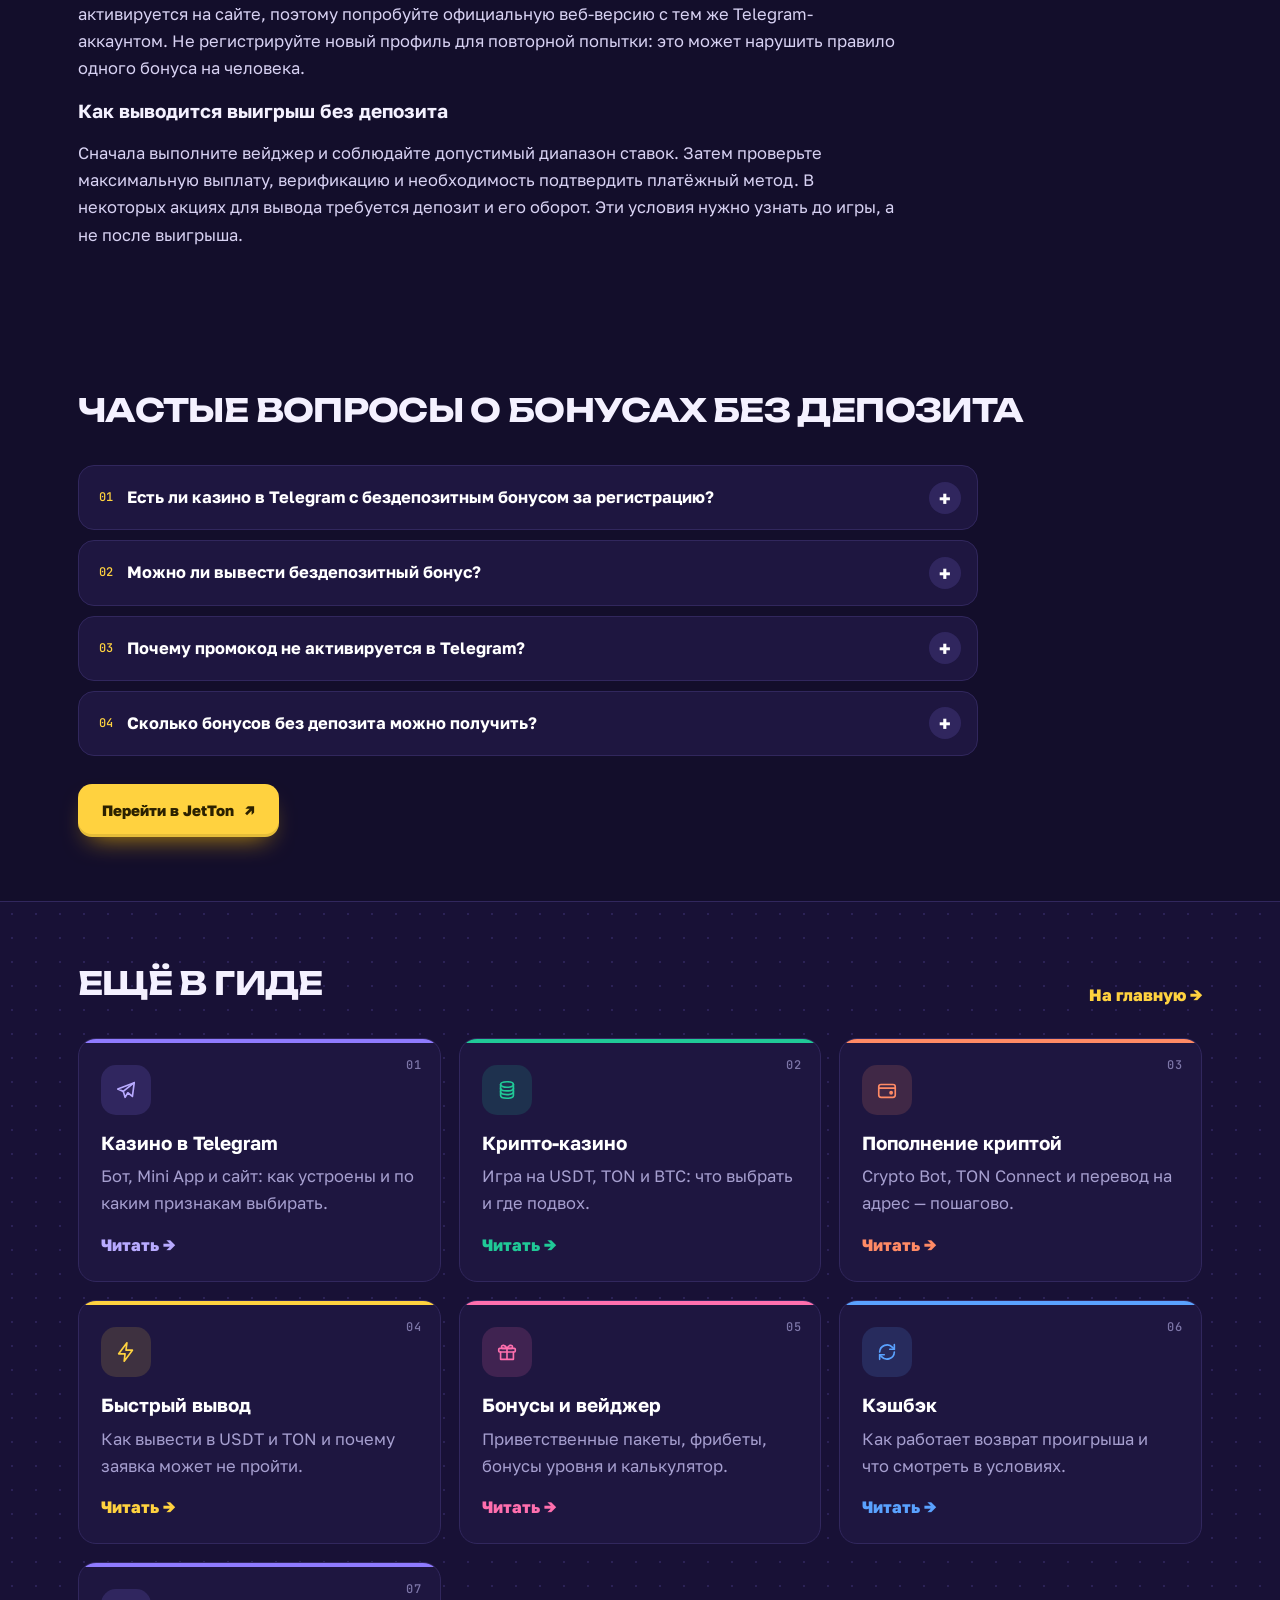
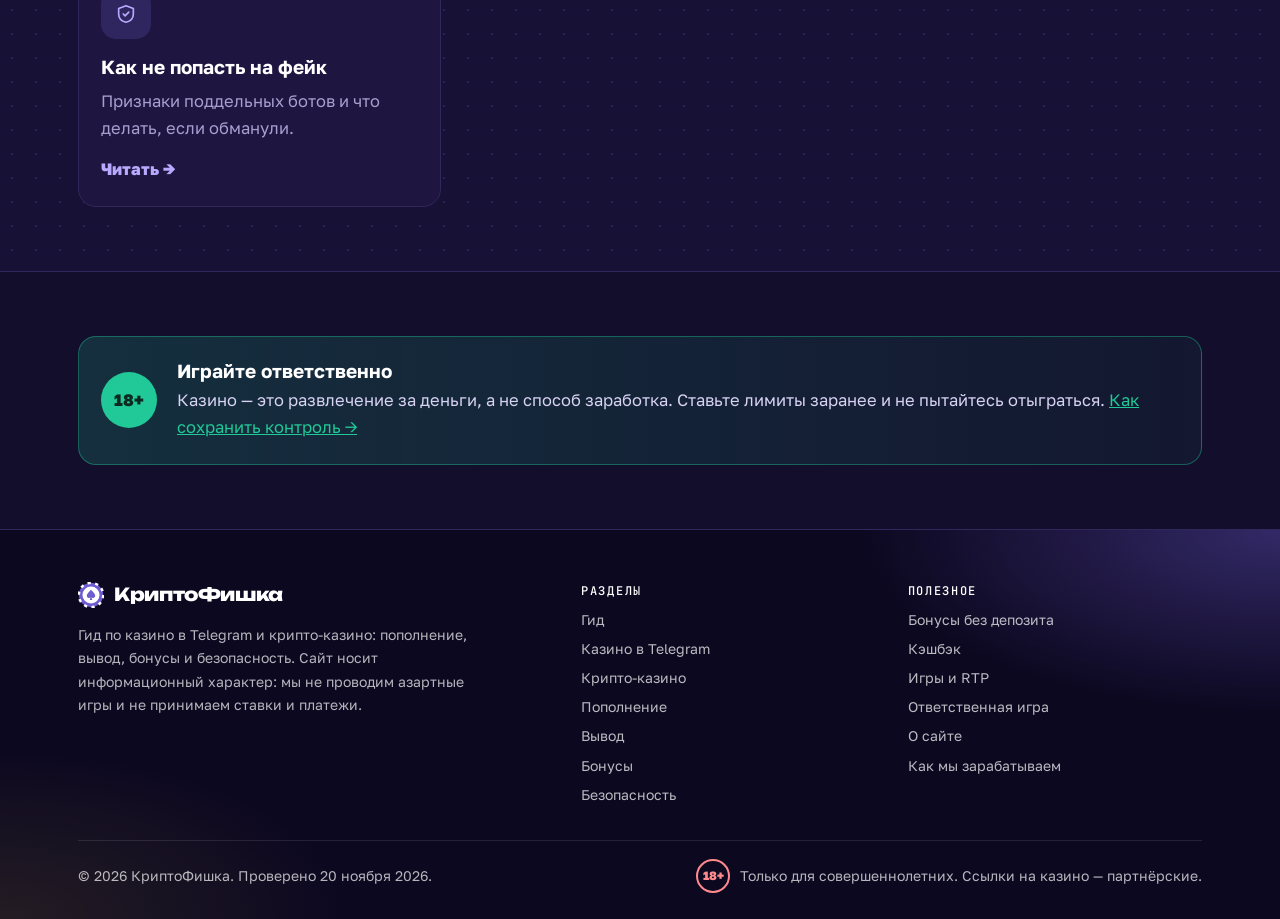
<file: bez-depozita.html>
<!doctype html>
<html lang="ru">
<head>
<meta charset="utf-8">
<meta name="viewport" content="width=device-width, initial-scale=1, viewport-fit=cover">
<title>Бездепозитные бонусы в Telegram-казино 2026: колесо и фриспины | КриптоФишка</title>
<meta name="description" content="Колесо после регистрации, фриспины и промокоды без депозита в Telegram- и крипто-казино: как получить и вывести.">
<meta name="robots" content="index, follow">
<link rel="canonical" href="https://tonfishka.ru/bez-depozita.html">
<meta property="og:type" content="article">
<meta property="og:site_name" content="КриптоФишка">
<meta property="og:title" content="Бездепозитные бонусы в Telegram-казино 2026: колесо и фриспины | КриптоФишка">
<meta property="og:description" content="Колесо после регистрации, фриспины и промокоды без депозита в Telegram- и крипто-казино: как получить и вывести.">
<meta property="og:url" content="https://tonfishka.ru/bez-depozita.html">
<meta property="og:locale" content="ru_RU">
<meta name="theme-color" content="#130e2b">
<link rel="icon" href="favicon.svg" type="image/svg+xml">
<link rel="preconnect" href="https://fonts.googleapis.com">
<link rel="preconnect" href="https://fonts.gstatic.com" crossorigin>
<link rel="stylesheet" href="https://fonts.googleapis.com/css2?family=Golos+Text:wght@400;500;600;700&amp;family=JetBrains+Mono:wght@400;500&amp;family=Unbounded:wght@600;700;800&amp;display=swap">
<link rel="stylesheet" href="style.css?v=20261120">
<script>document.documentElement.classList.add('js');setTimeout(function(){if(!window.__rv)document.documentElement.classList.add('rv-off')},2500)</script>
<script type="application/ld+json">{"@context":"https://schema.org","@type":"BreadcrumbList","itemListElement":[{"@type":"ListItem","position":1,"name":"Главная","item":"https://tonfishka.ru/"},{"@type":"ListItem","position":2,"name":"Бонусы без депозита","item":"https://tonfishka.ru/bez-depozita.html"}]}</script>
<script type="application/ld+json">{"@context":"https://schema.org","@type":"Article","headline":"Бездепозитные бонусы в Telegram-казино 2026: колесо и фриспины","description":"Колесо после регистрации, фриспины и промокоды без депозита в Telegram- и крипто-казино: как получить и вывести.","inLanguage":"ru","mainEntityOfPage":"https://tonfishka.ru/bez-depozita.html","datePublished":"2026-11-20","dateModified":"2026-11-25","author":{"@type":"Organization","name":"КриптоФишка","url":"https://tonfishka.ru/","logo":"https://tonfishka.ru/favicon.svg"},"publisher":{"@type":"Organization","name":"КриптоФишка","url":"https://tonfishka.ru/","logo":"https://tonfishka.ru/favicon.svg"}}</script>
<script type="application/ld+json">{"@context":"https://schema.org","@type":"FAQPage","mainEntity":[{"@type":"Question","name":"Есть ли казино в Telegram с бездепозитным бонусом за регистрацию?","acceptedAnswer":{"@type":"Answer","text":"Да. Например, в JetTon после регистрации даётся вращение колеса — по данным казино, на нём можно выиграть до 1000 $ на баланс без депозита. Ещё бывают фриспины по промокодам."}},{"@type":"Question","name":"Можно ли вывести бездепозитный бонус?","acceptedAnswer":{"@type":"Answer","text":"Обычно только после отыгрыша, а для вывода может понадобиться депозит и его оборот. Читайте условия конкретного бонуса: вейджер, срок и диапазон ставок."}},{"@type":"Question","name":"Почему промокод не активируется в Telegram?","acceptedAnswer":{"@type":"Answer","text":"В JetTon промокоды активируются только на сайте казино, а не в мини-приложении. Откройте сайт, войдите через Telegram и введите код там."}},{"@type":"Question","name":"Сколько бонусов без депозита можно получить?","acceptedAnswer":{"@type":"Answer","text":"Обычно по одному на человека. Несколько аккаунтов ради бонусов — нарушение правил: за это блокируют аккаунт и аннулируют выигрыши."}}]}</script>

</head>
<body class="has-sticky">
<a class="skip" href="#main">К содержимому</a>
<header class="hdr"><div class="wrap hdr-in">
  <a class="logo" href="index.html"><svg viewBox="0 0 32 32" width="30" height="30" aria-hidden="true"><circle cx="16" cy="16" r="15" fill="#6d5bd0"/><circle cx="16" cy="16" r="15" fill="none" stroke="#ffffff" stroke-width="3" stroke-dasharray="4 5.425"/><circle cx="16" cy="16" r="10.5" fill="#ffffff"/><path d="M16 9.5c2.2 2.8 5.2 4.6 5.2 7.4a2.9 2.9 0 0 1-4.6 2.3l1 3.1h-3.2l1-3.1a2.9 2.9 0 0 1-4.6-2.3c0-2.8 3-4.6 5.2-7.4z" fill="#6d5bd0"/></svg><span>КриптоФишка</span></a>
  <button class="burger" type="button" aria-label="Меню" aria-expanded="false"><span></span><span></span><span></span></button>
  <nav class="nav" aria-label="Разделы"><a href="index.html">Гид</a><a href="telegram-kazino.html">Казино в Telegram</a><a href="kripto-kazino.html">Крипто-казино</a><a href="popolnenie.html">Пополнение</a><a href="vyvod.html">Вывод</a><a href="bonusy.html">Бонусы</a><a href="bezopasnost.html">Безопасность</a></nav>
</div></header>
<main id="main">
<section class="page-head"><div class="wrap ph-grid">
  <div class="ph-text">
    <nav class="crumbs" aria-label="Навигация"><a href="index.html">Главная</a><span>›</span><span>Без депозита</span></nav>
    <h1>Бонусы без депозита в Telegram-казино: колесо, фриспины, промокоды</h1>
    <p class="lead">Какие бездепозитные бонусы бывают в Telegram- и крипто-казино, как их получить и что нужно, чтобы вывести выигрыш.</p>
    <p class="upd">Обновлено: 25 ноября 2026</p>
  </div>
  <div class="ph-art" aria-hidden="true"><div class="ph-glow"></div><div class="ph-tile"><svg viewBox="0 0 24 24" width="66" height="66" fill="none" stroke="currentColor" stroke-width="1.8" stroke-linecap="round" stroke-linejoin="round" aria-hidden="true"><circle cx="12" cy="12" r="9"/><circle cx="12" cy="12" r="2"/><path d="M12 3v7M12 14v7M3 12h7M14 12h7M5.6 5.6l4.9 4.9M13.5 13.5l4.9 4.9M18.4 5.6l-4.9 4.9M10.5 13.5l-4.9 4.9"/></svg></div><span class="chip c1"></span><span class="chip c2"></span><span class="chip c3"></span></div>
</div></section>

<section class="sec"><div class="wrap">
  <div class="answer">
    <p><b>Коротко:</b> бездепозитный бонус — награда без пополнения: вращение колеса, фриспины или промокод. В Telegram-казино это чаще всего колесо после регистрации. Выигрыш с такого бонуса почти всегда нужно отыграть, а для вывода может понадобиться депозит и его оборот.</p>
    <div class="btns"><a class="btn" href="go.html?p=bez-depozita&amp;b=top" rel="nofollow sponsored" target="_blank">Крутить колесо <span class="arr">↗</span></a></div>
  </div>
</div></section>

<section class="sec alt"><div class="wrap prose">
  <h2>Какие бывают бонусы без депозита</h2>
  <div class="tbl-wrap"><table class="tbl plain stack"><thead><tr><th>Бонус</th><th>Как получить</th><th>Что учесть</th></tr></thead><tbody><tr><td>Колесо</td><td data-label="Как получить">Вращение сразу после регистрации. В JetTon, по данным казино, — до 1000&nbsp;$ на баланс</td><td data-label="Что учесть">Выигрыш попадает на баланс с правилами отыгрыша</td></tr><tr><td>Фриспины по промокоду</td><td data-label="Как получить">Промокоды раздают за активность в игре и в группах казино</td><td data-label="Что учесть">В JetTon коды активируются только на сайте</td></tr><tr><td>Специальные фриспины</td><td data-label="Как получить">Начисляются с номиналом на список слотов</td><td data-label="Что учесть">Можно разделить между слотами из списка</td></tr></tbody></table></div>
  <div class="btns"><a class="btn" href="go.html?p=bez-depozita&amp;b=mid" rel="nofollow sponsored" target="_blank">Крутить колесо <span class="arr">↗</span></a></div>
</div></section>

<section class="sec"><div class="wrap">
  <div class="prose"><h2>Как получить бонус без депозита</h2></div>
  <ol class="steps "><li><h3>Зарегистрируйтесь</h3><p>Через Telegram — это занимает секунды.</p></li><li><h3>Прокрутите колесо</h3><p>Вращение начисляется сразу после регистрации.</p></li><li><h3>Вводите промокоды на сайте</h3><p>Не в мини-приложении, а на сайте казино — войдите туда через Telegram.</p></li><li><h3>Отыграйте выигрыш</h3><p>По правилам бонуса: вейджер, срок, диапазон ставок.</p></li></ol>
</div></section>

<section class="sec alt"><div class="wrap prose">
  <h2>Подводные камни</h2>
  <ul>
    <li><b>Вейджер.</b> Выигрыш с бездепа почти всегда нужно прокрутить — посчитайте в <a href="bonusy.html#calc">калькуляторе</a>.</li>
    <li><b>Диапазон ставок.</b> Ставки ниже минимальной и выше максимальной в отыгрыш не идут.</li>
    <li><b>Один бонус на человека.</b> Второй аккаунт ради бонуса — блокировка обоих.</li>
    <li><b>Условия вывода.</b> Даже после отыгрыша для вывода может понадобиться депозит и его оборот.</li>
  </ul>
</div></section>

<section class="sec"><div class="wrap">
  <div class="sec-head big"><div><span class="eyebrow">рекомендуем</span><h2>Где крутить колесо</h2></div>
  <p>Казино, на примере которого мы разбираем правила в этом гиде.</p></div>
  <div class="offer">
    <div class="offer-mark"><svg viewBox="0 0 24 24" width="30" height="30" fill="none" stroke="currentColor" stroke-width="1.8" stroke-linecap="round" stroke-linejoin="round" aria-hidden="true"><path d="M21 4L3 11l6 2.5L11 20l3-5 5 4z"/><path d="M9 13.5L21 4"/></svg></div>
    <div><h3>JetTon</h3><p class="sub">Казино в Telegram Mini App и на сайте, депозиты и выплаты в криптовалюте</p><ul><li>До 500% + 400 FS на 4 депозита</li><li>Колесо без депозита</li><li>Кэшбэк по четвергам</li><li>Crypto Bot и TON Connect</li><li>Telegram Mini App и сайт</li></ul></div>
    <a class="btn" href="go.html?p=bez-depozita&amp;b=mid" rel="nofollow sponsored" target="_blank">Перейти в JetTon <span class="arr">↗</span></a>
  </div>
  <p class="offer-note">Условия — по данным казино на 20 ноября 2026. Казино может их менять: перед депозитом сверяйтесь с кассой и разделом бонусов.</p>
</div></section>


<section class="sec"><div class="wrap prose">
  <h2>Как проверить бездепозитный бонус за регистрацию</h2>
  <p>До создания аккаунта найдите полные условия: кому доступно предложение, когда начисляется награда, нужен ли промокод и какие действия требуются для вывода. Надпись «без депозита» описывает способ получения, а не гарантию свободного вывода выигрыша.</p>
  <p>У колеса проверьте тип баланса и вейджер возможного выигрыша. В JetTon «Турбина Удачи» появляется сразу после регистрации, даёт бонус до $1000 с вейджером x30. Отдельный промокод на $6 появляется в следующие дни и активируется после депозита в разделе «Бонусы». Для него действует вейджер x30 и максимальная выплата $7,50.</p>
  <p>У фриспинов проверьте слот, номинал, срок и ограничение выплаты. Если этих параметров нет в карточке акции, уточните их у поддержки.</p>
  <h3>Что делать, если бонус не начислили</h3>
  <p>Проверьте срок акции, регион, подтверждение контактов и правильность кода. В JetTon промокод активируется на сайте, поэтому попробуйте официальную веб-версию с тем же Telegram-аккаунтом. Не регистрируйте новый профиль для повторной попытки: это может нарушить правило одного бонуса на человека.</p>
  <h3>Как выводится выигрыш без депозита</h3>
  <p>Сначала выполните вейджер и соблюдайте допустимый диапазон ставок. Затем проверьте максимальную выплату, верификацию и необходимость подтвердить платёжный метод. В некоторых акциях для вывода требуется депозит и его оборот. Эти условия нужно узнать до игры, а не после выигрыша.</p>
</div></section>

<section class="sec"><div class="wrap">
  <div class="sec-head"><div><h2>Частые вопросы о бонусах без депозита</h2></div></div>
  <div class="faq"><details><summary>Есть ли казино в Telegram с бездепозитным бонусом за регистрацию?</summary><div class="ans"><p>Да. Например, в JetTon после регистрации даётся вращение колеса — по данным казино, на нём можно выиграть до 1000&nbsp;$ на баланс без депозита. Ещё бывают фриспины по промокодам.</p></div></details><details><summary>Можно ли вывести бездепозитный бонус?</summary><div class="ans"><p>Обычно только после отыгрыша, а для вывода может понадобиться депозит и его оборот. Читайте условия конкретного бонуса: вейджер, срок и диапазон ставок.</p></div></details><details><summary>Почему промокод не активируется в Telegram?</summary><div class="ans"><p>В JetTon промокоды активируются только на сайте казино, а не в мини-приложении. Откройте сайт, войдите через Telegram и введите код там.</p></div></details><details><summary>Сколько бонусов без депозита можно получить?</summary><div class="ans"><p>Обычно по одному на человека. Несколько аккаунтов ради бонусов — нарушение правил: за это блокируют аккаунт и аннулируют выигрыши.</p></div></details></div>
  <div class="btns"><a class="btn" href="go.html?p=bez-depozita&amp;b=bottom" rel="nofollow sponsored" target="_blank">Перейти в JetTon <span class="arr">↗</span></a></div>
</div></section>

<section class="sec alt"><div class="wrap">
  <div class="sec-head"><div><h2>Ещё в гиде</h2></div><a class="more" href="index.html">На главную →</a></div>
  <div class="grid g3"><a class="card" href="telegram-kazino.html"><div class="ico"><svg viewBox="0 0 24 24" width="22" height="22" fill="none" stroke="currentColor" stroke-width="1.8" stroke-linecap="round" stroke-linejoin="round" aria-hidden="true"><path d="M21 4L3 11l6 2.5L11 20l3-5 5 4z"/><path d="M9 13.5L21 4"/></svg></div><h3>Казино в Telegram</h3><p>Бот, Mini App и сайт: как устроены и по каким признакам выбирать.</p><span class="go">Читать →</span></a><a class="card" href="kripto-kazino.html"><div class="ico"><svg viewBox="0 0 24 24" width="22" height="22" fill="none" stroke="currentColor" stroke-width="1.8" stroke-linecap="round" stroke-linejoin="round" aria-hidden="true"><ellipse cx="12" cy="6" rx="7" ry="3"/><path d="M5 6v4c0 1.7 3.1 3 7 3s7-1.3 7-3V6"/><path d="M5 10v4c0 1.7 3.1 3 7 3s7-1.3 7-3v-4"/><path d="M5 14v4c0 1.7 3.1 3 7 3s7-1.3 7-3v-4"/></svg></div><h3>Крипто-казино</h3><p>Игра на USDT, TON и BTC: что выбрать и где подвох.</p><span class="go">Читать →</span></a><a class="card" href="popolnenie.html"><div class="ico"><svg viewBox="0 0 24 24" width="22" height="22" fill="none" stroke="currentColor" stroke-width="1.8" stroke-linecap="round" stroke-linejoin="round" aria-hidden="true"><rect x="3" y="6" width="18" height="14" rx="2.5"/><path d="M3 10h18"/><circle cx="16.5" cy="15" r="1.2" fill="currentColor"/></svg></div><h3>Пополнение криптой</h3><p>Crypto Bot, TON Connect и перевод на адрес — пошагово.</p><span class="go">Читать →</span></a><a class="card" href="vyvod.html"><div class="ico"><svg viewBox="0 0 24 24" width="22" height="22" fill="none" stroke="currentColor" stroke-width="1.8" stroke-linecap="round" stroke-linejoin="round" aria-hidden="true"><path d="M13 2L4 14h7l-1 8 9-12h-7z"/></svg></div><h3>Быстрый вывод</h3><p>Как вывести в USDT и TON и почему заявка может не пройти.</p><span class="go">Читать →</span></a><a class="card" href="bonusy.html"><div class="ico"><svg viewBox="0 0 24 24" width="22" height="22" fill="none" stroke="currentColor" stroke-width="1.8" stroke-linecap="round" stroke-linejoin="round" aria-hidden="true"><rect x="3" y="8" width="18" height="4" rx="1"/><path d="M5 12v8h14v-8M12 8v12M12 8C10 4 6 4 6 6.5S9 8 12 8zm0 0c2-4 6-4 6-1.5S15 8 12 8z"/></svg></div><h3>Бонусы и вейджер</h3><p>Приветственные пакеты, фрибеты, бонусы уровня и калькулятор.</p><span class="go">Читать →</span></a><a class="card" href="keshbek.html"><div class="ico"><svg viewBox="0 0 24 24" width="22" height="22" fill="none" stroke="currentColor" stroke-width="1.8" stroke-linecap="round" stroke-linejoin="round" aria-hidden="true"><path d="M4 12a8 8 0 0 1 14-5l2 2M20 12a8 8 0 0 1-14 5l-2-2"/><path d="M20 4v5h-5M4 20v-5h5"/></svg></div><h3>Кэшбэк</h3><p>Как работает возврат проигрыша и что смотреть в условиях.</p><span class="go">Читать →</span></a><a class="card" href="bezopasnost.html"><div class="ico"><svg viewBox="0 0 24 24" width="22" height="22" fill="none" stroke="currentColor" stroke-width="1.8" stroke-linecap="round" stroke-linejoin="round" aria-hidden="true"><path d="M12 3l8 3v6c0 5-3.5 8-8 9-4.5-1-8-4-8-9V6z"/><path d="M9 12l2 2 4-4"/></svg></div><h3>Как не попасть на фейк</h3><p>Признаки поддельных ботов и что делать, если обманули.</p><span class="go">Читать →</span></a></div>
</div></section>

<section class="sec"><div class="wrap">
  <div class="rg">
    <div class="age">18+</div>
    <div>
      <h3>Играйте ответственно</h3>
      <p>Казино — это развлечение за деньги, а не способ заработка. Ставьте лимиты заранее и не пытайтесь отыграться.
      <a href="responsible.html">Как сохранить контроль →</a></p>
    </div>
  </div>
</div></section>
</main>
<footer class="ftr"><div class="wrap">
  <div class="ftr-in">
    <div>
      <a class="logo" href="index.html"><svg viewBox="0 0 32 32" width="26" height="26" aria-hidden="true"><circle cx="16" cy="16" r="15" fill="#6d5bd0"/><circle cx="16" cy="16" r="15" fill="none" stroke="#ffffff" stroke-width="3" stroke-dasharray="4 5.425"/><circle cx="16" cy="16" r="10.5" fill="#ffffff"/><path d="M16 9.5c2.2 2.8 5.2 4.6 5.2 7.4a2.9 2.9 0 0 1-4.6 2.3l1 3.1h-3.2l1-3.1a2.9 2.9 0 0 1-4.6-2.3c0-2.8 3-4.6 5.2-7.4z" fill="#6d5bd0"/></svg><span>КриптоФишка</span></a>
      <p>Гид по казино в Telegram и крипто-казино: пополнение, вывод, бонусы и безопасность. Сайт носит информационный
      характер: мы не проводим азартные игры и не принимаем ставки и платежи.</p>
    </div>
    <div><h4>Разделы</h4><ul><li><a href="index.html">Гид</a></li><li><a href="telegram-kazino.html">Казино в Telegram</a></li><li><a href="kripto-kazino.html">Крипто-казино</a></li><li><a href="popolnenie.html">Пополнение</a></li><li><a href="vyvod.html">Вывод</a></li><li><a href="bonusy.html">Бонусы</a></li><li><a href="bezopasnost.html">Безопасность</a></li></ul></div>
    <div><h4>Полезное</h4><ul><li><a href="bez-depozita.html">Бонусы без депозита</a></li><li><a href="keshbek.html">Кэшбэк</a></li><li><a href="igry.html">Игры и RTP</a></li><li><a href="responsible.html">Ответственная игра</a></li><li><a href="o-sajte.html">О сайте</a></li><li><a href="o-sajte.html#money">Как мы зарабатываем</a></li></ul></div>
  </div>
  <div class="ftr-bot">
    <span>© 2026 КриптоФишка. Проверено 20 ноября 2026.</span>
    <span class="age-note"><span class="b18">18+</span> Только для совершеннолетних. Ссылки на казино — партнёрские.</span>
  </div>
</div></footer>
<div class="sticky-cta" id="sticky-cta"><a class="btn" href="go.html?p=bez-depozita&amp;b=sticky" rel="nofollow sponsored" target="_blank">Перейти в JetTon <span class="arr">↗</span></a></div>
<script src="script.js?v=20261120" defer></script>
</body>
</html>
</file>
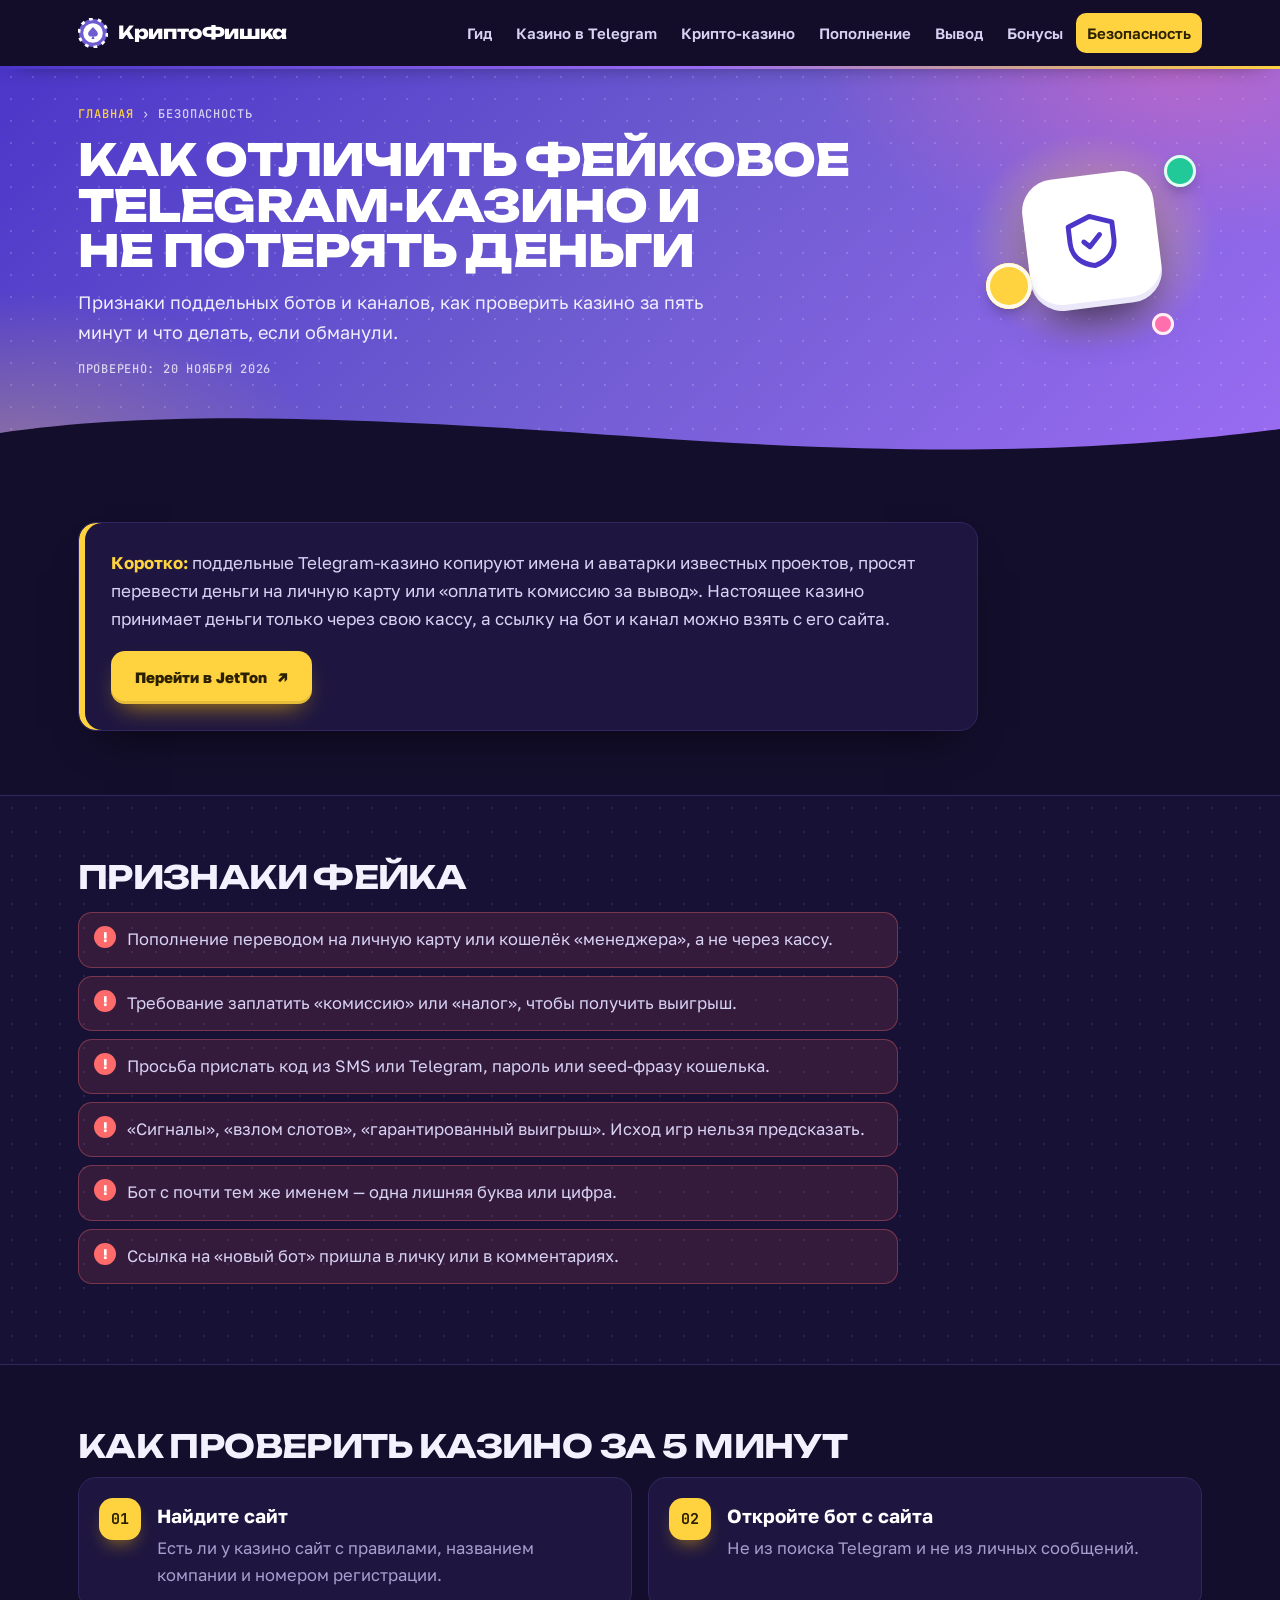
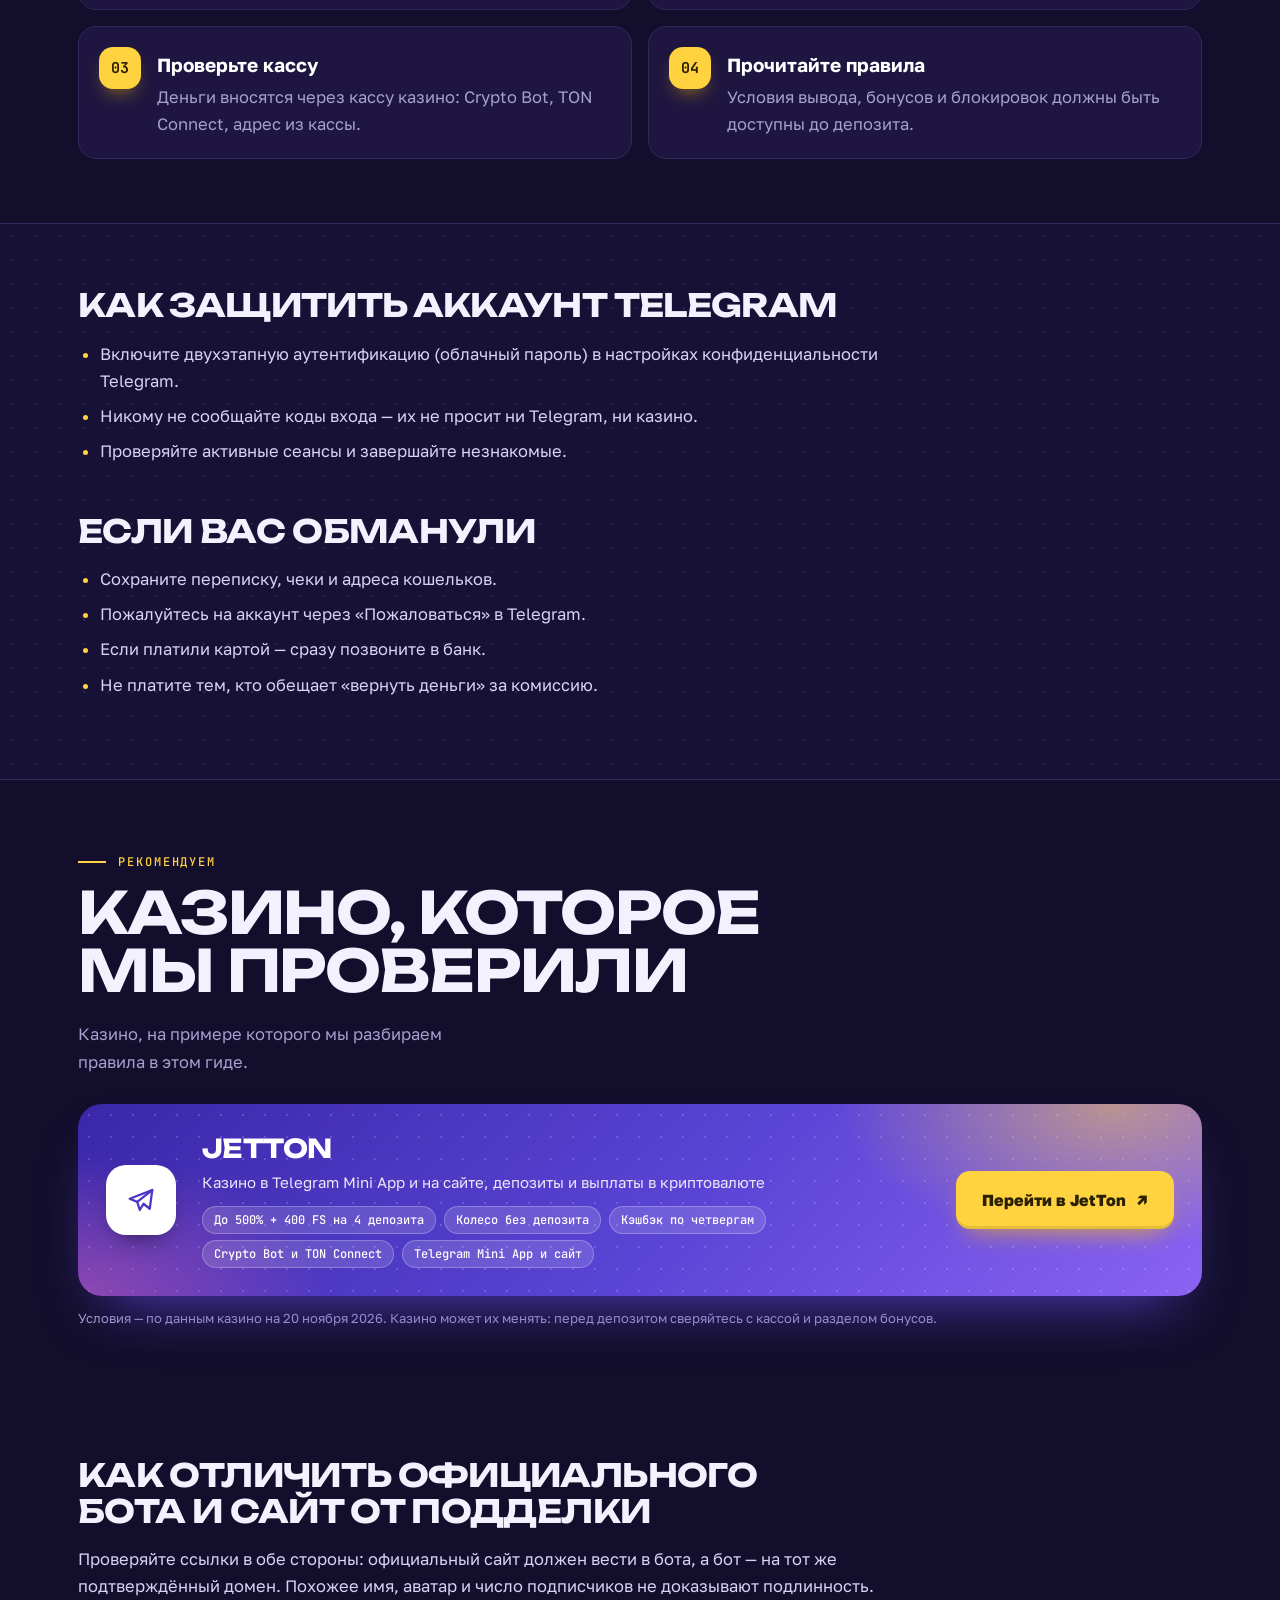
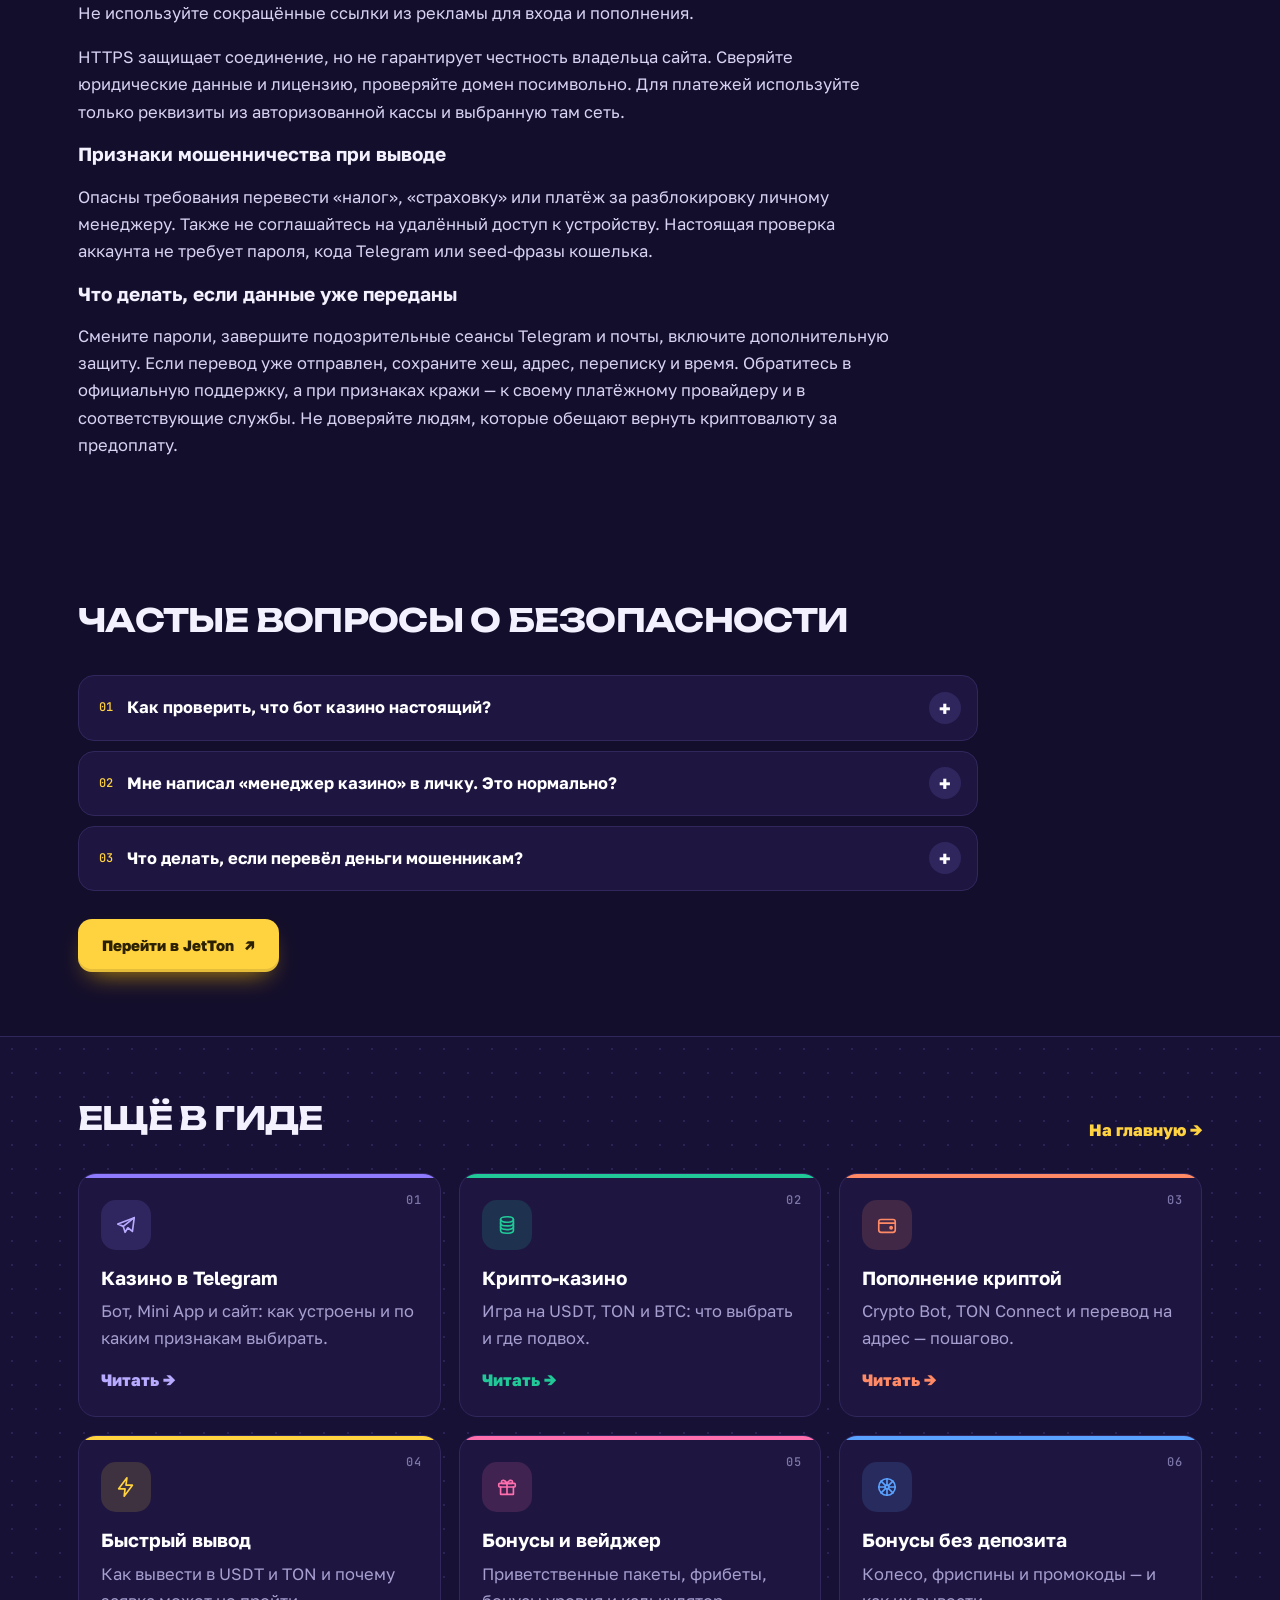
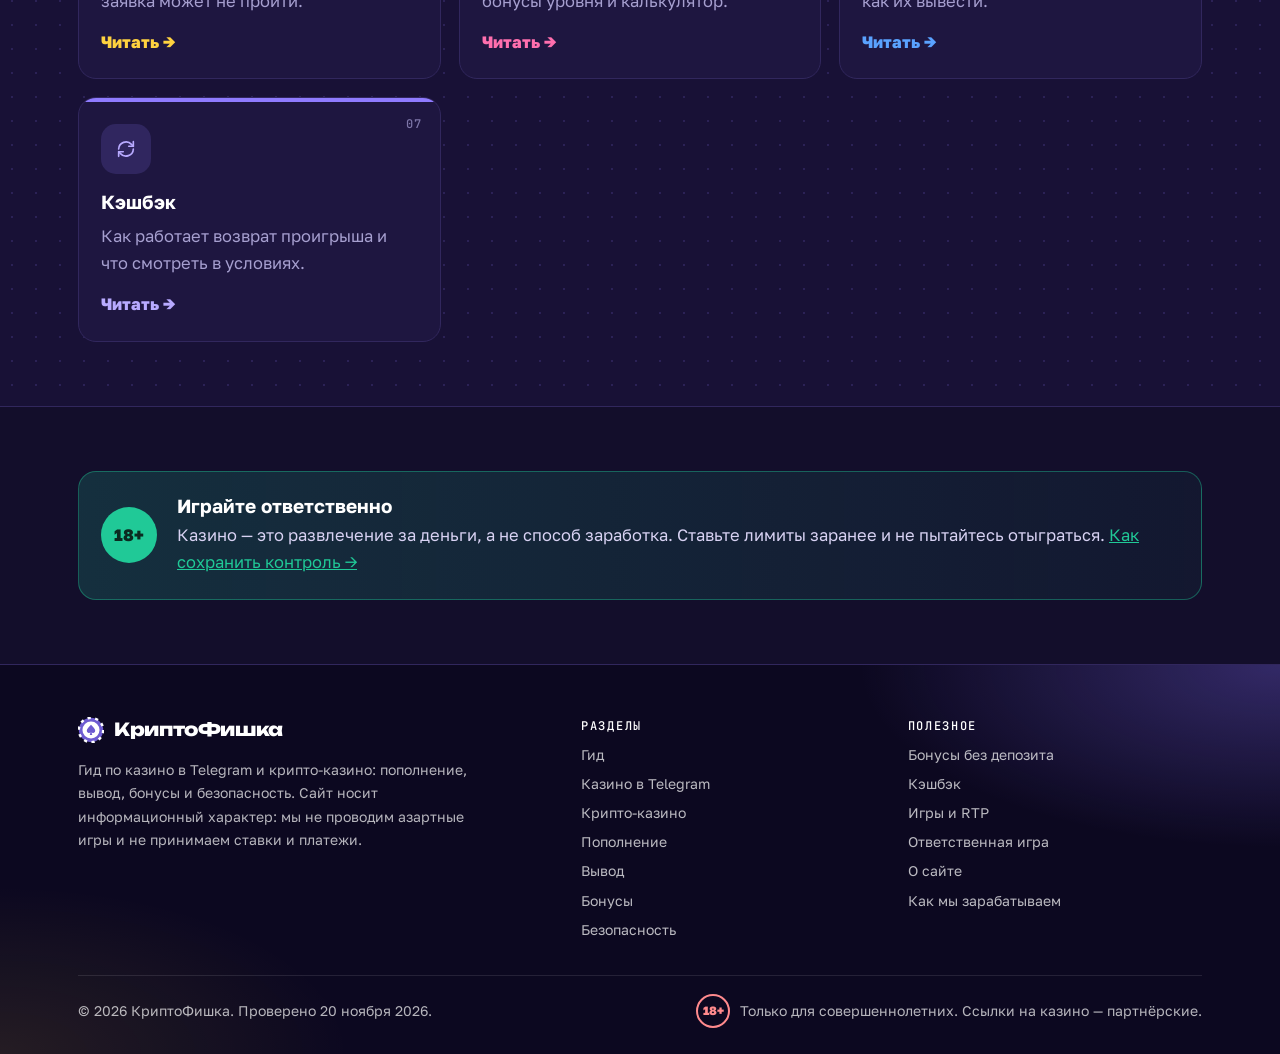
<file: bezopasnost.html>
<!doctype html>
<html lang="ru">
<head>
<meta charset="utf-8">
<meta name="viewport" content="width=device-width, initial-scale=1, viewport-fit=cover">
<title>Фейковые Telegram-казино: как распознать и не потерять деньги | КриптоФишка</title>
<meta name="description" content="Признаки поддельных ботов казино, проверка за 5 минут, защита аккаунта Telegram и что делать, если обманули.">
<meta name="robots" content="index, follow">
<link rel="canonical" href="https://tonfishka.ru/bezopasnost.html">
<meta property="og:type" content="article">
<meta property="og:site_name" content="КриптоФишка">
<meta property="og:title" content="Фейковые Telegram-казино: как распознать и не потерять деньги | КриптоФишка">
<meta property="og:description" content="Признаки поддельных ботов казино, проверка за 5 минут, защита аккаунта Telegram и что делать, если обманули.">
<meta property="og:url" content="https://tonfishka.ru/bezopasnost.html">
<meta property="og:locale" content="ru_RU">
<meta name="theme-color" content="#130e2b">
<link rel="icon" href="favicon.svg" type="image/svg+xml">
<link rel="preconnect" href="https://fonts.googleapis.com">
<link rel="preconnect" href="https://fonts.gstatic.com" crossorigin>
<link rel="stylesheet" href="https://fonts.googleapis.com/css2?family=Golos+Text:wght@400;500;600;700&amp;family=JetBrains+Mono:wght@400;500&amp;family=Unbounded:wght@600;700;800&amp;display=swap">
<link rel="stylesheet" href="style.css?v=20261120">
<script>document.documentElement.classList.add('js');setTimeout(function(){if(!window.__rv)document.documentElement.classList.add('rv-off')},2500)</script>
<script type="application/ld+json">{"@context":"https://schema.org","@type":"BreadcrumbList","itemListElement":[{"@type":"ListItem","position":1,"name":"Главная","item":"https://tonfishka.ru/"},{"@type":"ListItem","position":2,"name":"Безопасность","item":"https://tonfishka.ru/bezopasnost.html"}]}</script>
<script type="application/ld+json">{"@context":"https://schema.org","@type":"Article","headline":"Фейковые Telegram-казино: как распознать и не потерять деньги","description":"Признаки поддельных ботов казино, проверка за 5 минут, защита аккаунта Telegram и что делать, если обманули.","inLanguage":"ru","mainEntityOfPage":"https://tonfishka.ru/bezopasnost.html","datePublished":"2026-11-20","dateModified":"2026-11-20","author":{"@type":"Organization","name":"КриптоФишка","url":"https://tonfishka.ru/","logo":"https://tonfishka.ru/favicon.svg"},"publisher":{"@type":"Organization","name":"КриптоФишка","url":"https://tonfishka.ru/","logo":"https://tonfishka.ru/favicon.svg"}}</script>
<script type="application/ld+json">{"@context":"https://schema.org","@type":"FAQPage","mainEntity":[{"@type":"Question","name":"Как проверить, что бот казино настоящий?","acceptedAnswer":{"@type":"Answer","text":"Открывайте его по ссылке с сайта казино и сверяйте имя пользователя посимвольно. Касса должна быть внутри казино, а не в переписке с «менеджером»."}},{"@type":"Question","name":"Мне написал «менеджер казино» в личку. Это нормально?","acceptedAnswer":{"@type":"Answer","text":"Будьте осторожны: так работают мошенники. Никому не переводите деньги на личные карты и кошельки и не сообщайте коды и seed-фразу."}},{"@type":"Question","name":"Что делать, если перевёл деньги мошенникам?","acceptedAnswer":{"@type":"Answer","text":"Сохраните переписку и чеки, пожалуйтесь на аккаунт в Telegram, обратитесь в банк, если платили картой, и в полицию. Не платите «за возврат» — это вторая волна обмана."}}]}</script>

</head>
<body class="has-sticky">
<a class="skip" href="#main">К содержимому</a>
<header class="hdr"><div class="wrap hdr-in">
  <a class="logo" href="index.html"><svg viewBox="0 0 32 32" width="30" height="30" aria-hidden="true"><circle cx="16" cy="16" r="15" fill="#6d5bd0"/><circle cx="16" cy="16" r="15" fill="none" stroke="#ffffff" stroke-width="3" stroke-dasharray="4 5.425"/><circle cx="16" cy="16" r="10.5" fill="#ffffff"/><path d="M16 9.5c2.2 2.8 5.2 4.6 5.2 7.4a2.9 2.9 0 0 1-4.6 2.3l1 3.1h-3.2l1-3.1a2.9 2.9 0 0 1-4.6-2.3c0-2.8 3-4.6 5.2-7.4z" fill="#6d5bd0"/></svg><span>КриптоФишка</span></a>
  <button class="burger" type="button" aria-label="Меню" aria-expanded="false"><span></span><span></span><span></span></button>
  <nav class="nav" aria-label="Разделы"><a href="index.html">Гид</a><a href="telegram-kazino.html">Казино в Telegram</a><a href="kripto-kazino.html">Крипто-казино</a><a href="popolnenie.html">Пополнение</a><a href="vyvod.html">Вывод</a><a href="bonusy.html">Бонусы</a><a href="bezopasnost.html" aria-current="page">Безопасность</a></nav>
</div></header>
<main id="main">
<section class="page-head"><div class="wrap ph-grid">
  <div class="ph-text">
    <nav class="crumbs" aria-label="Навигация"><a href="index.html">Главная</a><span>›</span><span>Безопасность</span></nav>
    <h1>Как отличить фейковое Telegram-казино и не потерять деньги</h1>
    <p class="lead">Признаки поддельных ботов и каналов, как проверить казино за пять минут и что делать, если обманули.</p>
    <p class="upd">Проверено: 20 ноября 2026</p>
  </div>
  <div class="ph-art" aria-hidden="true"><div class="ph-glow"></div><div class="ph-tile"><svg viewBox="0 0 24 24" width="66" height="66" fill="none" stroke="currentColor" stroke-width="1.8" stroke-linecap="round" stroke-linejoin="round" aria-hidden="true"><path d="M12 3l8 3v6c0 5-3.5 8-8 9-4.5-1-8-4-8-9V6z"/><path d="M9 12l2 2 4-4"/></svg></div><span class="chip c1"></span><span class="chip c2"></span><span class="chip c3"></span></div>
</div></section>

<section class="sec"><div class="wrap">
  <div class="answer">
    <p><b>Коротко:</b> поддельные Telegram-казино копируют имена и аватарки известных проектов, просят перевести деньги на личную карту или «оплатить комиссию за вывод». Настоящее казино принимает деньги только через свою кассу, а ссылку на бот и канал можно взять с его сайта.</p>
    <div class="btns"><a class="btn" href="go.html?p=bezopasnost&amp;b=top" rel="nofollow sponsored" target="_blank">Перейти в JetTon <span class="arr">↗</span></a></div>
  </div>
</div></section>

<section class="sec alt"><div class="wrap prose">
  <h2>Признаки фейка</h2>
  <ul class="flags"><li>Пополнение переводом на личную карту или кошелёк «менеджера», а не через кассу.</li><li>Требование заплатить «комиссию» или «налог», чтобы получить выигрыш.</li><li>Просьба прислать код из SMS или Telegram, пароль или seed-фразу кошелька.</li><li>«Сигналы», «взлом слотов», «гарантированный выигрыш». Исход игр нельзя предсказать.</li><li>Бот с почти тем же именем — одна лишняя буква или цифра.</li><li>Ссылка на «новый бот» пришла в личку или в комментариях.</li></ul>
</div></section>

<section class="sec"><div class="wrap">
  <div class="prose"><h2>Как проверить казино за 5 минут</h2></div>
  <ol class="steps "><li><h3>Найдите сайт</h3><p>Есть ли у казино сайт с правилами, названием компании и номером регистрации.</p></li><li><h3>Откройте бот с сайта</h3><p>Не из поиска Telegram и не из личных сообщений.</p></li><li><h3>Проверьте кассу</h3><p>Деньги вносятся через кассу казино: Crypto Bot, TON Connect, адрес из кассы.</p></li><li><h3>Прочитайте правила</h3><p>Условия вывода, бонусов и блокировок должны быть доступны до депозита.</p></li></ol>
</div></section>

<section class="sec alt"><div class="wrap prose">
  <h2>Как защитить аккаунт Telegram</h2>
  <ul>
    <li>Включите двухэтапную аутентификацию (облачный пароль) в настройках конфиденциальности Telegram.</li>
    <li>Никому не сообщайте коды входа — их не просит ни Telegram, ни казино.</li>
    <li>Проверяйте активные сеансы и завершайте незнакомые.</li>
  </ul>
  <h2>Если вас обманули</h2>
  <ul>
    <li>Сохраните переписку, чеки и адреса кошельков.</li>
    <li>Пожалуйтесь на аккаунт через «Пожаловаться» в Telegram.</li>
    <li>Если платили картой — сразу позвоните в банк.</li>
    <li>Не платите тем, кто обещает «вернуть деньги» за комиссию.</li>
  </ul>
</div></section>

<section class="sec"><div class="wrap">
  <div class="sec-head big"><div><span class="eyebrow">рекомендуем</span><h2>Казино, которое мы проверили</h2></div>
  <p>Казино, на примере которого мы разбираем правила в этом гиде.</p></div>
  <div class="offer">
    <div class="offer-mark"><svg viewBox="0 0 24 24" width="30" height="30" fill="none" stroke="currentColor" stroke-width="1.8" stroke-linecap="round" stroke-linejoin="round" aria-hidden="true"><path d="M21 4L3 11l6 2.5L11 20l3-5 5 4z"/><path d="M9 13.5L21 4"/></svg></div>
    <div><h3>JetTon</h3><p class="sub">Казино в Telegram Mini App и на сайте, депозиты и выплаты в криптовалюте</p><ul><li>До 500% + 400 FS на 4 депозита</li><li>Колесо без депозита</li><li>Кэшбэк по четвергам</li><li>Crypto Bot и TON Connect</li><li>Telegram Mini App и сайт</li></ul></div>
    <a class="btn" href="go.html?p=bezopasnost&amp;b=mid" rel="nofollow sponsored" target="_blank">Перейти в JetTon <span class="arr">↗</span></a>
  </div>
  <p class="offer-note">Условия — по данным казино на 20 ноября 2026. Казино может их менять: перед депозитом сверяйтесь с кассой и разделом бонусов.</p>
</div></section>


<section class="sec"><div class="wrap prose">
  <h2>Как отличить официального бота и сайт от подделки</h2>
  <p>Проверяйте ссылки в обе стороны: официальный сайт должен вести в бота, а бот — на тот же подтверждённый домен. Похожее имя, аватар и число подписчиков не доказывают подлинность. Не используйте сокращённые ссылки из рекламы для входа и пополнения.</p>
  <p>HTTPS защищает соединение, но не гарантирует честность владельца сайта. Сверяйте юридические данные и лицензию, проверяйте домен посимвольно. Для платежей используйте только реквизиты из авторизованной кассы и выбранную там сеть.</p>
  <h3>Признаки мошенничества при выводе</h3>
  <p>Опасны требования перевести «налог», «страховку» или платёж за разблокировку личному менеджеру. Также не соглашайтесь на удалённый доступ к устройству. Настоящая проверка аккаунта не требует пароля, кода Telegram или seed-фразы кошелька.</p>
  <h3>Что делать, если данные уже переданы</h3>
  <p>Смените пароли, завершите подозрительные сеансы Telegram и почты, включите дополнительную защиту. Если перевод уже отправлен, сохраните хеш, адрес, переписку и время. Обратитесь в официальную поддержку, а при признаках кражи — к своему платёжному провайдеру и в соответствующие службы. Не доверяйте людям, которые обещают вернуть криптовалюту за предоплату.</p>
</div></section>

<section class="sec"><div class="wrap">
  <div class="sec-head"><div><h2>Частые вопросы о безопасности</h2></div></div>
  <div class="faq"><details><summary>Как проверить, что бот казино настоящий?</summary><div class="ans"><p>Открывайте его по ссылке с сайта казино и сверяйте имя пользователя посимвольно. Касса должна быть внутри казино, а не в переписке с «менеджером».</p></div></details><details><summary>Мне написал «менеджер казино» в личку. Это нормально?</summary><div class="ans"><p>Будьте осторожны: так работают мошенники. Никому не переводите деньги на личные карты и кошельки и не сообщайте коды и seed-фразу.</p></div></details><details><summary>Что делать, если перевёл деньги мошенникам?</summary><div class="ans"><p>Сохраните переписку и чеки, пожалуйтесь на аккаунт в Telegram, обратитесь в банк, если платили картой, и в полицию. Не платите «за возврат» — это вторая волна обмана.</p></div></details></div>
  <div class="btns"><a class="btn" href="go.html?p=bezopasnost&amp;b=bottom" rel="nofollow sponsored" target="_blank">Перейти в JetTon <span class="arr">↗</span></a></div>
</div></section>

<section class="sec alt"><div class="wrap">
  <div class="sec-head"><div><h2>Ещё в гиде</h2></div><a class="more" href="index.html">На главную →</a></div>
  <div class="grid g3"><a class="card" href="telegram-kazino.html"><div class="ico"><svg viewBox="0 0 24 24" width="22" height="22" fill="none" stroke="currentColor" stroke-width="1.8" stroke-linecap="round" stroke-linejoin="round" aria-hidden="true"><path d="M21 4L3 11l6 2.5L11 20l3-5 5 4z"/><path d="M9 13.5L21 4"/></svg></div><h3>Казино в Telegram</h3><p>Бот, Mini App и сайт: как устроены и по каким признакам выбирать.</p><span class="go">Читать →</span></a><a class="card" href="kripto-kazino.html"><div class="ico"><svg viewBox="0 0 24 24" width="22" height="22" fill="none" stroke="currentColor" stroke-width="1.8" stroke-linecap="round" stroke-linejoin="round" aria-hidden="true"><ellipse cx="12" cy="6" rx="7" ry="3"/><path d="M5 6v4c0 1.7 3.1 3 7 3s7-1.3 7-3V6"/><path d="M5 10v4c0 1.7 3.1 3 7 3s7-1.3 7-3v-4"/><path d="M5 14v4c0 1.7 3.1 3 7 3s7-1.3 7-3v-4"/></svg></div><h3>Крипто-казино</h3><p>Игра на USDT, TON и BTC: что выбрать и где подвох.</p><span class="go">Читать →</span></a><a class="card" href="popolnenie.html"><div class="ico"><svg viewBox="0 0 24 24" width="22" height="22" fill="none" stroke="currentColor" stroke-width="1.8" stroke-linecap="round" stroke-linejoin="round" aria-hidden="true"><rect x="3" y="6" width="18" height="14" rx="2.5"/><path d="M3 10h18"/><circle cx="16.5" cy="15" r="1.2" fill="currentColor"/></svg></div><h3>Пополнение криптой</h3><p>Crypto Bot, TON Connect и перевод на адрес — пошагово.</p><span class="go">Читать →</span></a><a class="card" href="vyvod.html"><div class="ico"><svg viewBox="0 0 24 24" width="22" height="22" fill="none" stroke="currentColor" stroke-width="1.8" stroke-linecap="round" stroke-linejoin="round" aria-hidden="true"><path d="M13 2L4 14h7l-1 8 9-12h-7z"/></svg></div><h3>Быстрый вывод</h3><p>Как вывести в USDT и TON и почему заявка может не пройти.</p><span class="go">Читать →</span></a><a class="card" href="bonusy.html"><div class="ico"><svg viewBox="0 0 24 24" width="22" height="22" fill="none" stroke="currentColor" stroke-width="1.8" stroke-linecap="round" stroke-linejoin="round" aria-hidden="true"><rect x="3" y="8" width="18" height="4" rx="1"/><path d="M5 12v8h14v-8M12 8v12M12 8C10 4 6 4 6 6.5S9 8 12 8zm0 0c2-4 6-4 6-1.5S15 8 12 8z"/></svg></div><h3>Бонусы и вейджер</h3><p>Приветственные пакеты, фрибеты, бонусы уровня и калькулятор.</p><span class="go">Читать →</span></a><a class="card" href="bez-depozita.html"><div class="ico"><svg viewBox="0 0 24 24" width="22" height="22" fill="none" stroke="currentColor" stroke-width="1.8" stroke-linecap="round" stroke-linejoin="round" aria-hidden="true"><circle cx="12" cy="12" r="9"/><circle cx="12" cy="12" r="2"/><path d="M12 3v7M12 14v7M3 12h7M14 12h7M5.6 5.6l4.9 4.9M13.5 13.5l4.9 4.9M18.4 5.6l-4.9 4.9M10.5 13.5l-4.9 4.9"/></svg></div><h3>Бонусы без депозита</h3><p>Колесо, фриспины и промокоды — и как их вывести.</p><span class="go">Читать →</span></a><a class="card" href="keshbek.html"><div class="ico"><svg viewBox="0 0 24 24" width="22" height="22" fill="none" stroke="currentColor" stroke-width="1.8" stroke-linecap="round" stroke-linejoin="round" aria-hidden="true"><path d="M4 12a8 8 0 0 1 14-5l2 2M20 12a8 8 0 0 1-14 5l-2-2"/><path d="M20 4v5h-5M4 20v-5h5"/></svg></div><h3>Кэшбэк</h3><p>Как работает возврат проигрыша и что смотреть в условиях.</p><span class="go">Читать →</span></a></div>
</div></section>

<section class="sec"><div class="wrap">
  <div class="rg">
    <div class="age">18+</div>
    <div>
      <h3>Играйте ответственно</h3>
      <p>Казино — это развлечение за деньги, а не способ заработка. Ставьте лимиты заранее и не пытайтесь отыграться.
      <a href="responsible.html">Как сохранить контроль →</a></p>
    </div>
  </div>
</div></section>
</main>
<footer class="ftr"><div class="wrap">
  <div class="ftr-in">
    <div>
      <a class="logo" href="index.html"><svg viewBox="0 0 32 32" width="26" height="26" aria-hidden="true"><circle cx="16" cy="16" r="15" fill="#6d5bd0"/><circle cx="16" cy="16" r="15" fill="none" stroke="#ffffff" stroke-width="3" stroke-dasharray="4 5.425"/><circle cx="16" cy="16" r="10.5" fill="#ffffff"/><path d="M16 9.5c2.2 2.8 5.2 4.6 5.2 7.4a2.9 2.9 0 0 1-4.6 2.3l1 3.1h-3.2l1-3.1a2.9 2.9 0 0 1-4.6-2.3c0-2.8 3-4.6 5.2-7.4z" fill="#6d5bd0"/></svg><span>КриптоФишка</span></a>
      <p>Гид по казино в Telegram и крипто-казино: пополнение, вывод, бонусы и безопасность. Сайт носит информационный
      характер: мы не проводим азартные игры и не принимаем ставки и платежи.</p>
    </div>
    <div><h4>Разделы</h4><ul><li><a href="index.html">Гид</a></li><li><a href="telegram-kazino.html">Казино в Telegram</a></li><li><a href="kripto-kazino.html">Крипто-казино</a></li><li><a href="popolnenie.html">Пополнение</a></li><li><a href="vyvod.html">Вывод</a></li><li><a href="bonusy.html">Бонусы</a></li><li><a href="bezopasnost.html">Безопасность</a></li></ul></div>
    <div><h4>Полезное</h4><ul><li><a href="bez-depozita.html">Бонусы без депозита</a></li><li><a href="keshbek.html">Кэшбэк</a></li><li><a href="igry.html">Игры и RTP</a></li><li><a href="responsible.html">Ответственная игра</a></li><li><a href="o-sajte.html">О сайте</a></li><li><a href="o-sajte.html#money">Как мы зарабатываем</a></li></ul></div>
  </div>
  <div class="ftr-bot">
    <span>© 2026 КриптоФишка. Проверено 20 ноября 2026.</span>
    <span class="age-note"><span class="b18">18+</span> Только для совершеннолетних. Ссылки на казино — партнёрские.</span>
  </div>
</div></footer>
<div class="sticky-cta" id="sticky-cta"><a class="btn" href="go.html?p=bezopasnost&amp;b=sticky" rel="nofollow sponsored" target="_blank">Перейти в JetTon <span class="arr">↗</span></a></div>
<script src="script.js?v=20261120" defer></script>
</body>
</html>
</file>
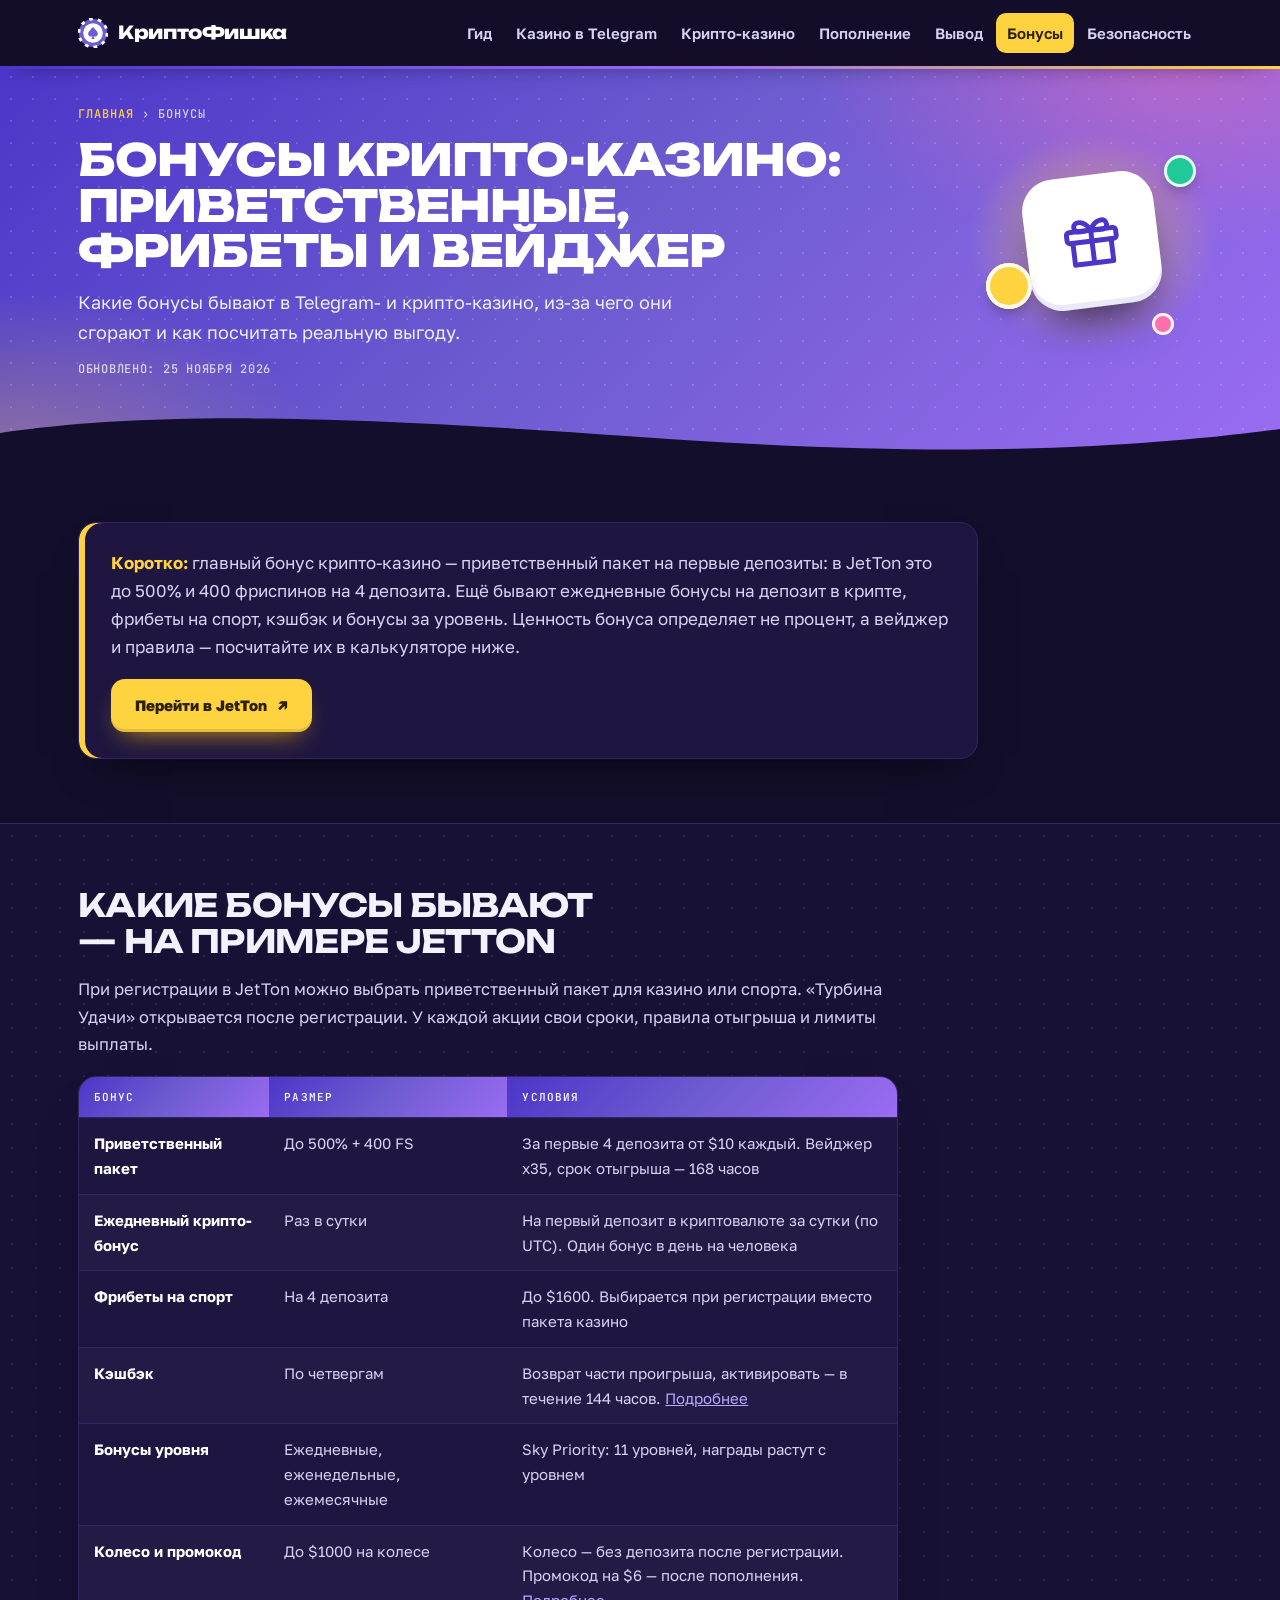
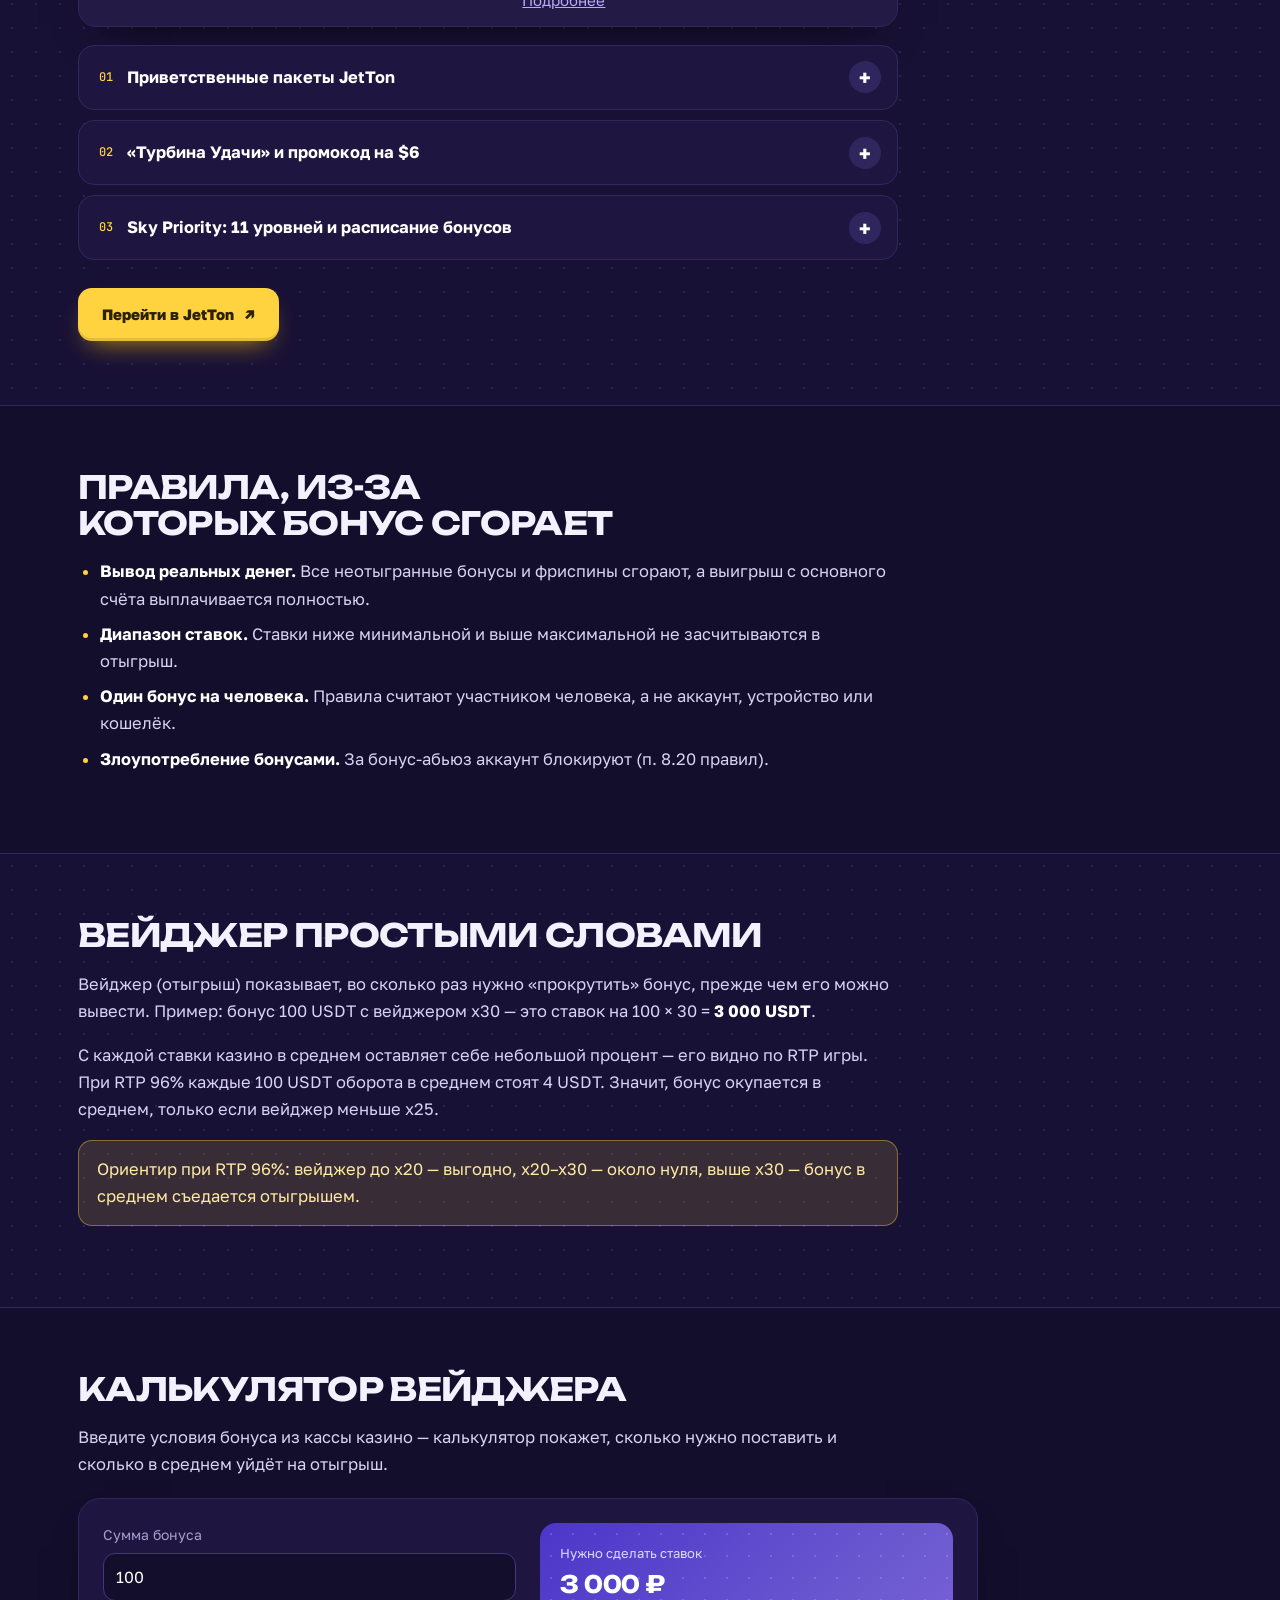
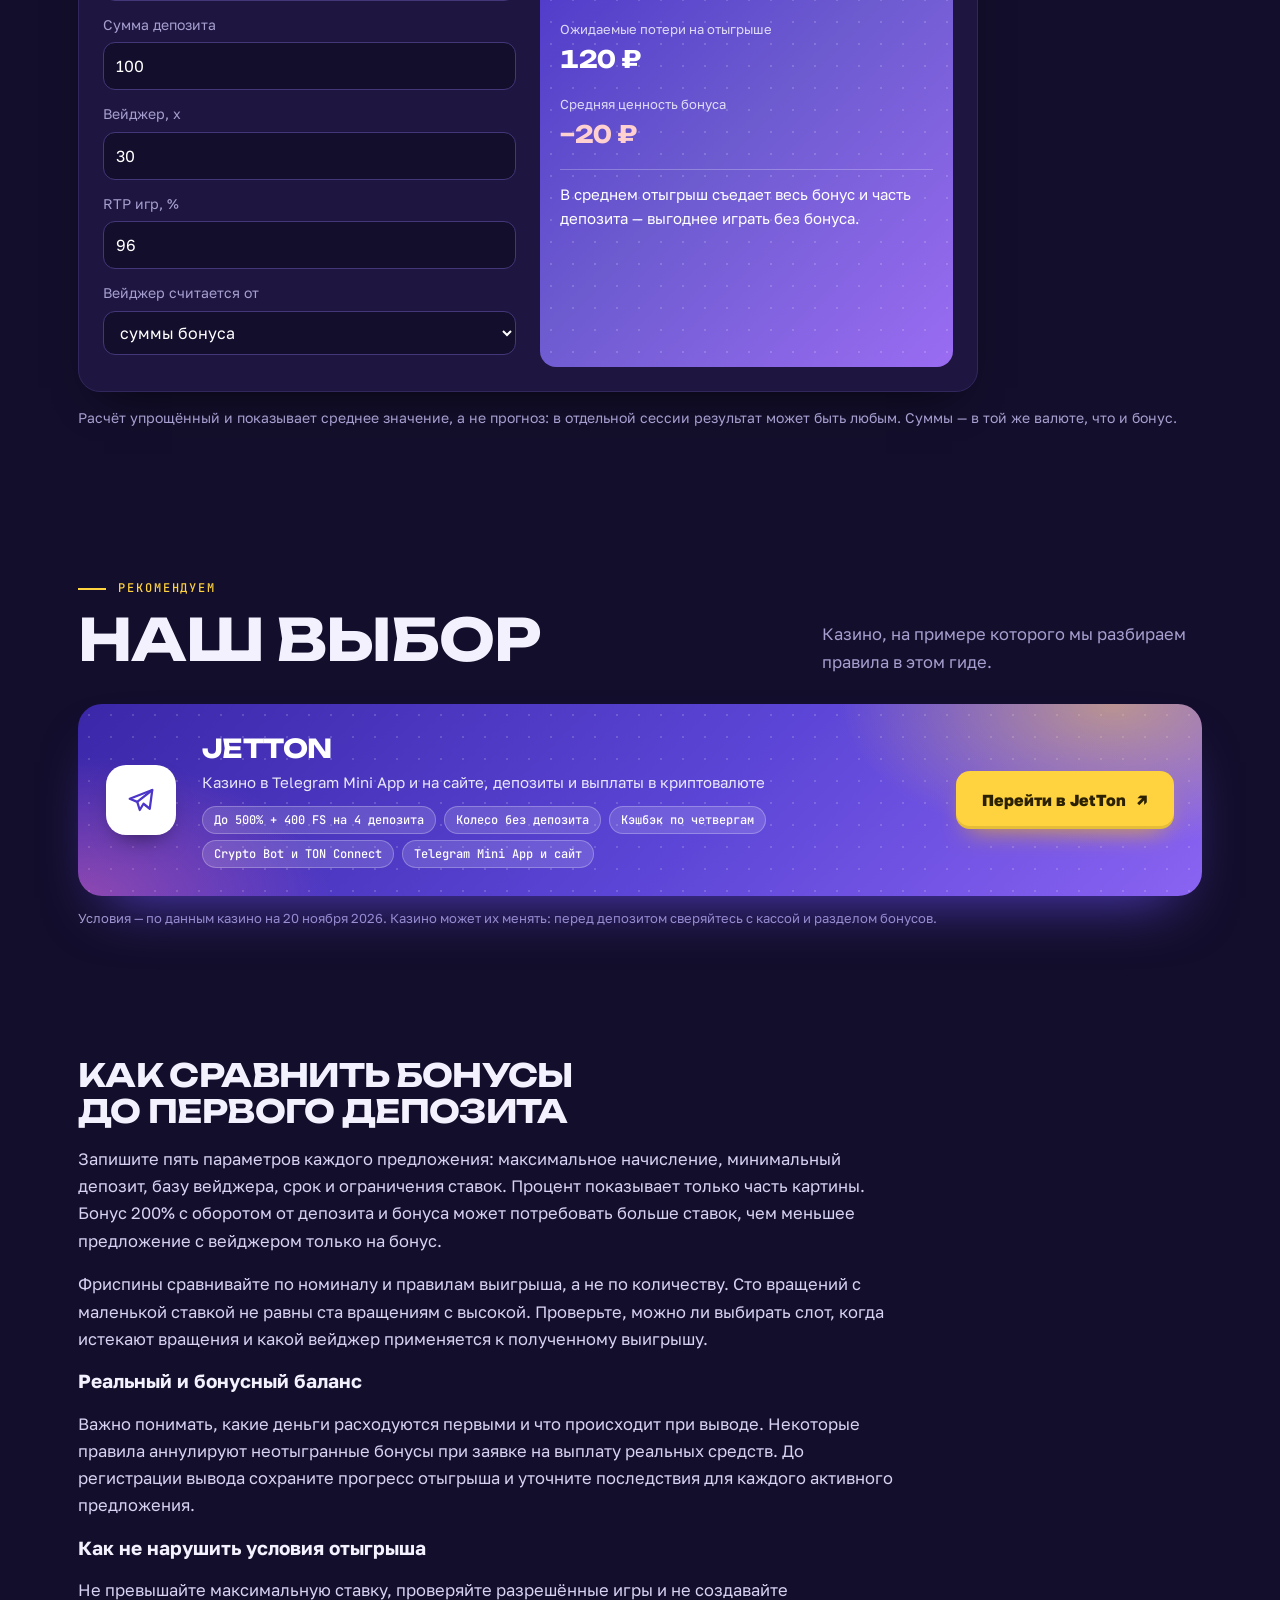
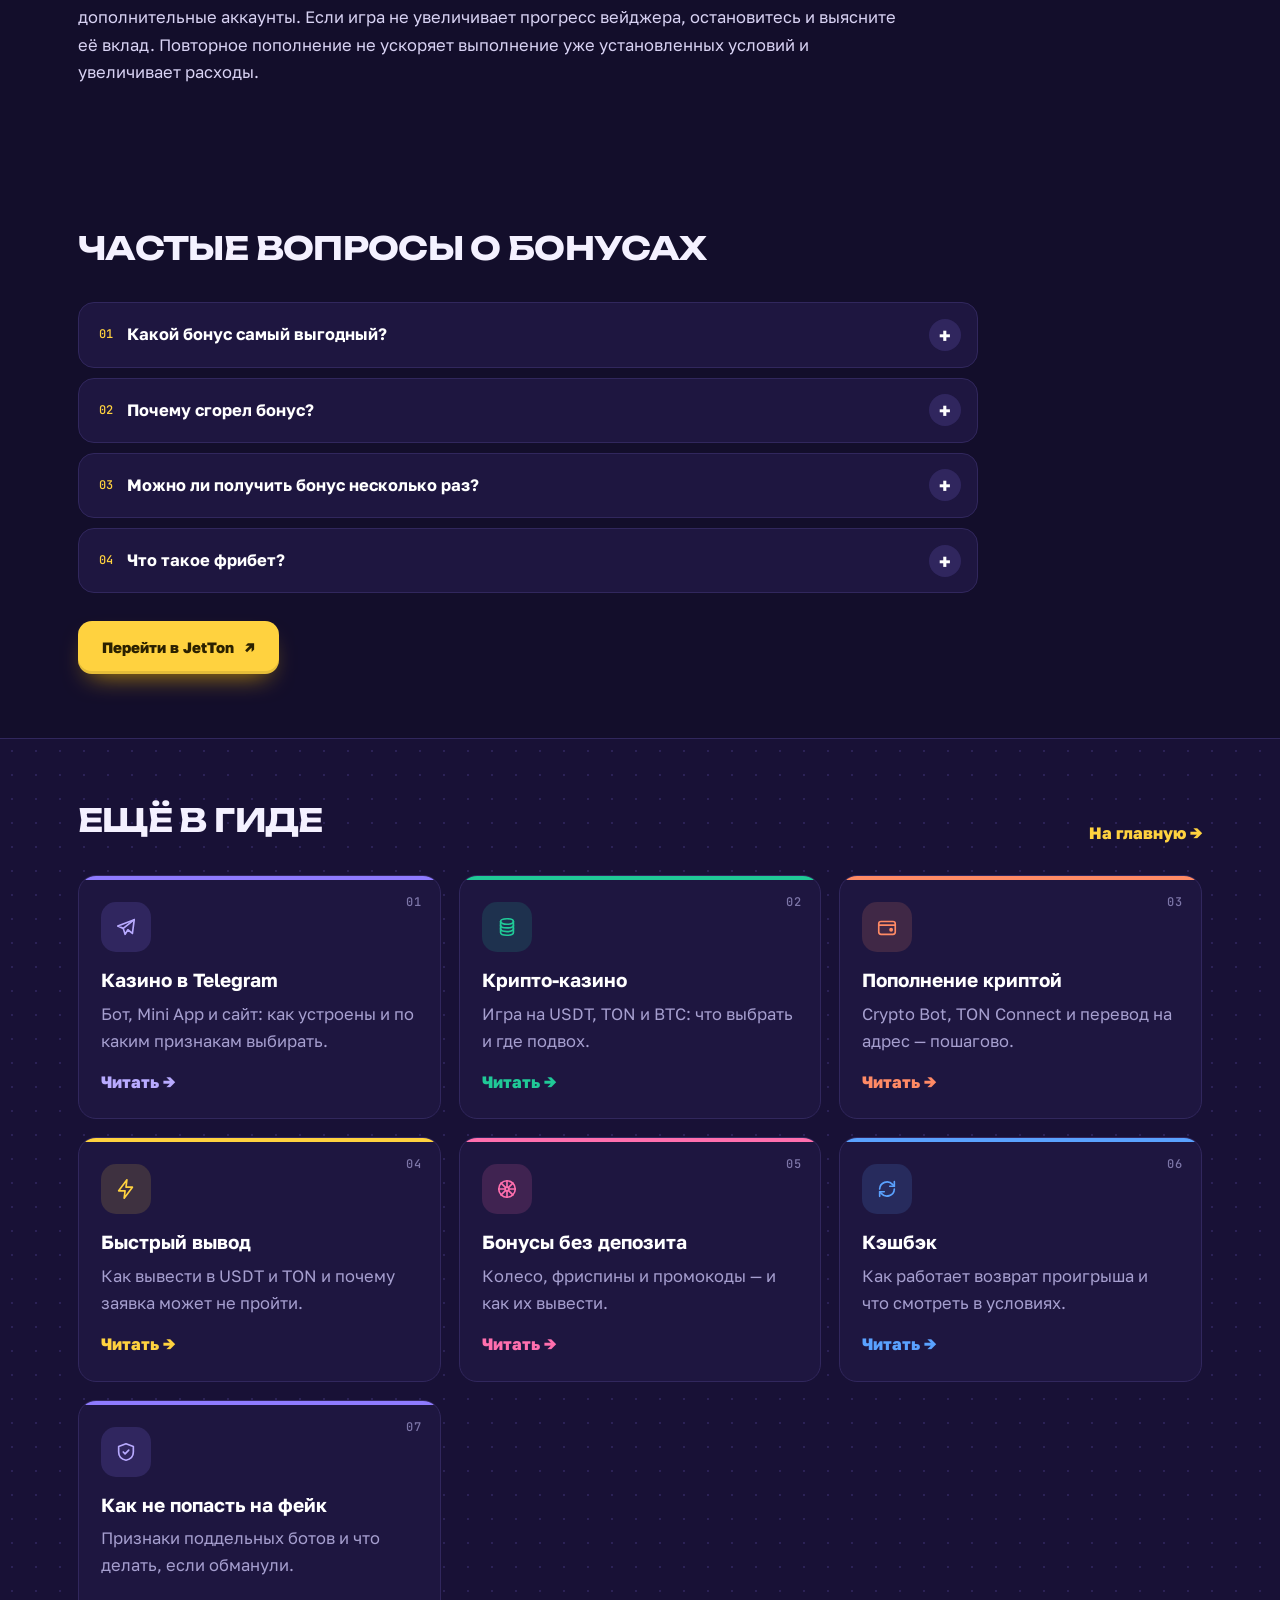
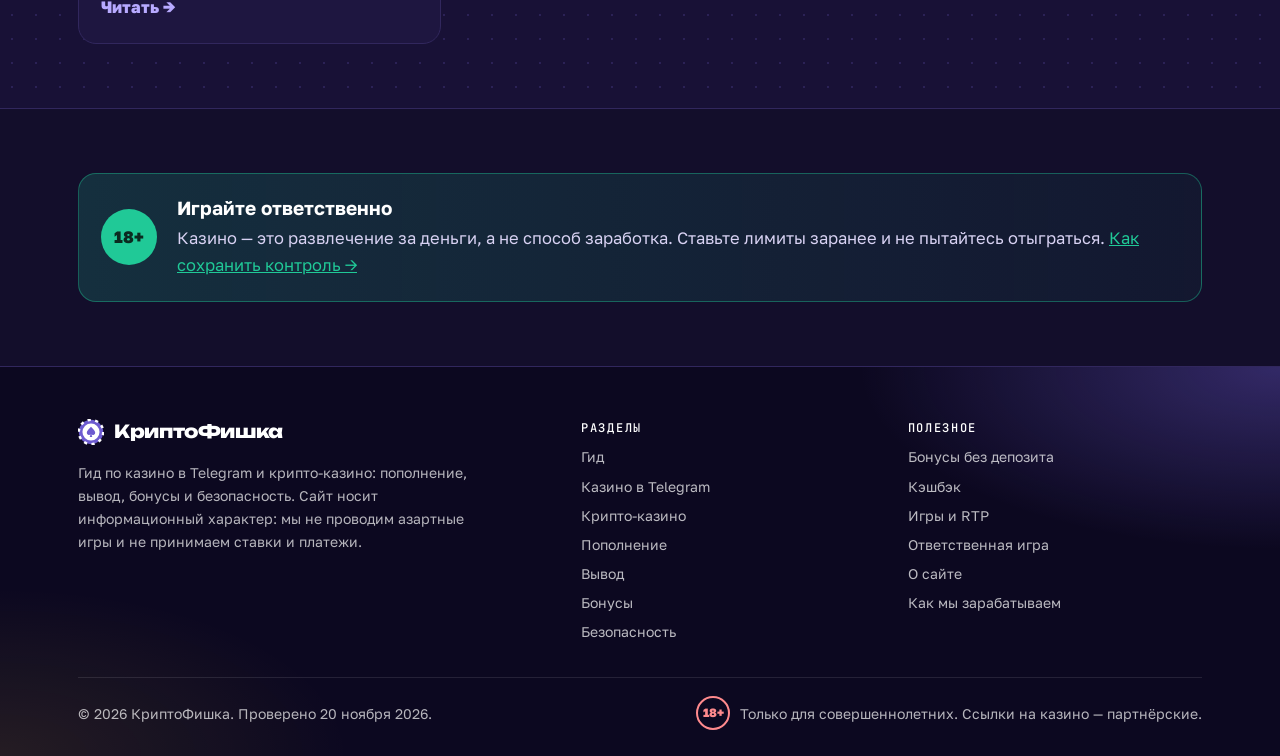
<file: bonusy.html>
<!doctype html>
<html lang="ru">
<head>
<meta charset="utf-8">
<meta name="viewport" content="width=device-width, initial-scale=1, viewport-fit=cover">
<title>Бонусы крипто-казино и вейджер: калькулятор отыгрыша | КриптоФишка</title>
<meta name="description" content="Приветственные пакеты, ежедневные крипто-бонусы, фрибеты и бонусы уровня. Правила сгорания и калькулятор вейджера.">
<meta name="robots" content="index, follow">
<link rel="canonical" href="https://tonfishka.ru/bonusy.html">
<meta property="og:type" content="article">
<meta property="og:site_name" content="КриптоФишка">
<meta property="og:title" content="Бонусы крипто-казино и вейджер: калькулятор отыгрыша | КриптоФишка">
<meta property="og:description" content="Приветственные пакеты, ежедневные крипто-бонусы, фрибеты и бонусы уровня. Правила сгорания и калькулятор вейджера.">
<meta property="og:url" content="https://tonfishka.ru/bonusy.html">
<meta property="og:locale" content="ru_RU">
<meta name="theme-color" content="#130e2b">
<link rel="icon" href="favicon.svg" type="image/svg+xml">
<link rel="preconnect" href="https://fonts.googleapis.com">
<link rel="preconnect" href="https://fonts.gstatic.com" crossorigin>
<link rel="stylesheet" href="https://fonts.googleapis.com/css2?family=Golos+Text:wght@400;500;600;700&amp;family=JetBrains+Mono:wght@400;500&amp;family=Unbounded:wght@600;700;800&amp;display=swap">
<link rel="stylesheet" href="style.css?v=20261120">
<script>document.documentElement.classList.add('js');setTimeout(function(){if(!window.__rv)document.documentElement.classList.add('rv-off')},2500)</script>
<script type="application/ld+json">{"@context":"https://schema.org","@type":"BreadcrumbList","itemListElement":[{"@type":"ListItem","position":1,"name":"Главная","item":"https://tonfishka.ru/"},{"@type":"ListItem","position":2,"name":"Бонусы","item":"https://tonfishka.ru/bonusy.html"}]}</script>
<script type="application/ld+json">{"@context":"https://schema.org","@type":"Article","headline":"Бонусы крипто-казино и вейджер: калькулятор отыгрыша","description":"Приветственные пакеты, ежедневные крипто-бонусы, фрибеты и бонусы уровня. Правила сгорания и калькулятор вейджера.","inLanguage":"ru","mainEntityOfPage":"https://tonfishka.ru/bonusy.html","datePublished":"2026-11-20","dateModified":"2026-11-25","author":{"@type":"Organization","name":"КриптоФишка","url":"https://tonfishka.ru/","logo":"https://tonfishka.ru/favicon.svg"},"publisher":{"@type":"Organization","name":"КриптоФишка","url":"https://tonfishka.ru/","logo":"https://tonfishka.ru/favicon.svg"}}</script>
<script type="application/ld+json">{"@context":"https://schema.org","@type":"FAQPage","mainEntity":[{"@type":"Question","name":"Какой бонус самый выгодный?","acceptedAnswer":{"@type":"Answer","text":"Тот, у которого ниже вейджер и меньше ограничений. Большой процент с высоким вейджером в среднем приносит меньше, чем скромный бонус с лёгким отыгрышем. Посчитайте условия в калькуляторе на этой странице."}},{"@type":"Question","name":"Почему сгорел бонус?","acceptedAnswer":{"@type":"Answer","text":"Самые частые причины: вывод реальных денег (неотыгранные бонусы и фриспины при этом сгорают), ставки вне разрешённого диапазона или нарушение правил вроде нескольких аккаунтов."}},{"@type":"Question","name":"Можно ли получить бонус несколько раз?","acceptedAnswer":{"@type":"Answer","text":"Обычно нет. В правилах ежедневного бонуса на крипто-депозит прямо сказано: участник — это конкретный человек, независимо от количества аккаунтов, устройств и кошельков."}},{"@type":"Question","name":"Что такое фрибет?","acceptedAnswer":{"@type":"Answer","text":"Бесплатная ставка на спорт. Её дают за депозит, а выигрыш зачисляют по правилам акции."}}]}</script>

</head>
<body class="has-sticky">
<a class="skip" href="#main">К содержимому</a>
<header class="hdr"><div class="wrap hdr-in">
  <a class="logo" href="index.html"><svg viewBox="0 0 32 32" width="30" height="30" aria-hidden="true"><circle cx="16" cy="16" r="15" fill="#6d5bd0"/><circle cx="16" cy="16" r="15" fill="none" stroke="#ffffff" stroke-width="3" stroke-dasharray="4 5.425"/><circle cx="16" cy="16" r="10.5" fill="#ffffff"/><path d="M16 9.5c2.2 2.8 5.2 4.6 5.2 7.4a2.9 2.9 0 0 1-4.6 2.3l1 3.1h-3.2l1-3.1a2.9 2.9 0 0 1-4.6-2.3c0-2.8 3-4.6 5.2-7.4z" fill="#6d5bd0"/></svg><span>КриптоФишка</span></a>
  <button class="burger" type="button" aria-label="Меню" aria-expanded="false"><span></span><span></span><span></span></button>
  <nav class="nav" aria-label="Разделы"><a href="index.html">Гид</a><a href="telegram-kazino.html">Казино в Telegram</a><a href="kripto-kazino.html">Крипто-казино</a><a href="popolnenie.html">Пополнение</a><a href="vyvod.html">Вывод</a><a href="bonusy.html" aria-current="page">Бонусы</a><a href="bezopasnost.html">Безопасность</a></nav>
</div></header>
<main id="main">
<section class="page-head"><div class="wrap ph-grid">
  <div class="ph-text">
    <nav class="crumbs" aria-label="Навигация"><a href="index.html">Главная</a><span>›</span><span>Бонусы</span></nav>
    <h1>Бонусы крипто-казино: приветственные, фрибеты и вейджер</h1>
    <p class="lead">Какие бонусы бывают в Telegram- и крипто-казино, из-за чего они сгорают и как посчитать реальную выгоду.</p>
    <p class="upd">Обновлено: 25 ноября 2026</p>
  </div>
  <div class="ph-art" aria-hidden="true"><div class="ph-glow"></div><div class="ph-tile"><svg viewBox="0 0 24 24" width="66" height="66" fill="none" stroke="currentColor" stroke-width="1.8" stroke-linecap="round" stroke-linejoin="round" aria-hidden="true"><rect x="3" y="8" width="18" height="4" rx="1"/><path d="M5 12v8h14v-8M12 8v12M12 8C10 4 6 4 6 6.5S9 8 12 8zm0 0c2-4 6-4 6-1.5S15 8 12 8z"/></svg></div><span class="chip c1"></span><span class="chip c2"></span><span class="chip c3"></span></div>
</div></section>

<section class="sec"><div class="wrap">
  <div class="answer">
    <p><b>Коротко:</b> главный бонус крипто-казино — приветственный пакет на первые депозиты: в JetTon это до 500% и 400 фриспинов на 4 депозита. Ещё бывают ежедневные бонусы на депозит в крипте, фрибеты на спорт, кэшбэк и бонусы за уровень. Ценность бонуса определяет не процент, а вейджер и правила — посчитайте их в калькуляторе ниже.</p>
    <div class="btns"><a class="btn" href="go.html?p=bonusy&amp;b=top" rel="nofollow sponsored" target="_blank">Перейти в JetTon <span class="arr">↗</span></a></div>
  </div>
</div></section>

<section class="sec alt"><div class="wrap prose">
  <h2>Какие бонусы бывают — на примере JetTon</h2>
  <p>При регистрации в JetTon можно выбрать приветственный пакет для казино или спорта. «Турбина Удачи» открывается после регистрации. У каждой акции свои сроки, правила отыгрыша и лимиты выплаты.</p>
  <div class="tbl-wrap"><table class="tbl plain stack"><thead><tr><th>Бонус</th><th>Размер</th><th>Условия</th></tr></thead><tbody><tr><td>Приветственный пакет</td><td data-label="Размер">До 500% + 400 FS</td><td data-label="Условия">За первые 4 депозита от $10 каждый. Вейджер x35, срок отыгрыша — 168 часов</td></tr><tr><td>Ежедневный крипто-бонус</td><td data-label="Размер">Раз в сутки</td><td data-label="Условия">На первый депозит в криптовалюте за сутки (по UTC). Один бонус в день на человека</td></tr><tr><td>Фрибеты на спорт</td><td data-label="Размер">На 4 депозита</td><td data-label="Условия">До $1600. Выбирается при регистрации вместо пакета казино</td></tr><tr><td>Кэшбэк</td><td data-label="Размер">По четвергам</td><td data-label="Условия">Возврат части проигрыша, активировать — в течение 144 часов. <a href="keshbek.html">Подробнее</a></td></tr><tr><td>Бонусы уровня</td><td data-label="Размер">Ежедневные, еженедельные, ежемесячные</td><td data-label="Условия">Sky Priority: 11 уровней, награды растут с уровнем</td></tr><tr><td>Колесо и промокод</td><td data-label="Размер">До $1000 на колесе</td><td data-label="Условия">Колесо — без депозита после регистрации. Промокод на $6 — после пополнения. <a href="bez-depozita.html">Подробнее</a></td></tr></tbody></table></div>
  <div class="faq">
    <details><summary>Приветственные пакеты JetTon</summary><div class="ans">
      <p><b>Казино.</b> До 500% и 400 фриспинов за первые четыре депозита. Минимальный депозит для начисления — $10. Вейджер x35 применяется к бонусу и фриспинам. На отыгрыш даётся 168 часов.</p>
      <ul>
        <li>1-й депозит — 100% и 100 FS.</li>
        <li>2-й депозит — 120% и 80 FS.</li>
        <li>3-й депозит — 130% и 100 FS.</li>
        <li>4-й депозит — до 150% и 120 FS.</li>
      </ul>
      <p><b>Спорт.</b> Этот пакет выбирают при регистрации вместо казино. На первые четыре депозита доступны фрибеты на общую сумму до $1600. Размер начисления зависит от депозита.</p>
    </div></details>
    <details><summary>«Турбина Удачи» и промокод на $6</summary><div class="ans">
      <p>Колесо появляется на главном экране JetTon сразу после регистрации. Для вращения депозит не нужен. Максимальный бонус — $1000, вейджер — x30.</p>
      <p>В следующие дни доступен промокод на $6. Его активируют после депозита на странице «Бонусы». Вейджер — x30, максимальная выплата — $7,50.</p>
    </div></details>
    <details id="sky-priority"><summary>Sky Priority: 11 уровней и расписание бонусов</summary><div class="ans">
      <p>Первый уровень открывается после первого депозита. Дальнейшие уровни зависят от общей суммы пополнений. Награды растут с уровнем и доступны в разделе «Бонусы» → «Sky Priority».</p>
      <p>Стандартный вейджер денежных наград — x1, если в карточке нет персональных условий. Часть суммы поступает на реальный баланс, остальное открывается в «Бюро находок» в течение трёх дней в 00:00, 08:00 и 16:00 UTC. На получение каждой части отводится 24 часа.</p>
      <ul>
        <li><b>Ежедневный, с 1-го уровня.</b> Период расчёта — с 12:00 до 12:00 UTC. Забрать можно до следующих 12:00 UTC.</li>
        <li><b>Еженедельный.</b> За активность с четверга по четверг. Доступен по четвергам в 15:00 UTC.</li>
        <li><b>Месячный.</b> За календарный месяц. Доступен в первую пятницу месяца в 15:00 UTC.</li>
        <li><b>Криптобонус.</b> За первый криптодепозит суток по UTC. Забрать нужно до 00:00 UTC. Повторные пополнения за сутки сумму не увеличивают.</li>
        <li><b>Еженедельные фриспины, с 1-го уровня.</b> Выдаются тремя частями начиная с понедельника в 00:00 UTC. Каждую часть нужно забрать за сутки и активировать за семь дней. Выигрыш поступает на реальный баланс с условиями отыгрыша.</li>
        <li><b>Бонус за уровень.</b> Одно вращение колеса за каждый новый уровень.</li>
        <li><b>Персональный бонус, с 8-го уровня.</b> Запрос доступен раз в сутки по UTC. Решение принимают в течение 30 минут. При одобрении награда поступает на реальный баланс и в «Бюро находок» либо на бонусный баланс с 24 часами на отыгрыш.</li>
      </ul>
    </div></details>
  </div>
  <div class="btns"><a class="btn" href="go.html?p=bonusy&amp;b=mid" rel="nofollow sponsored" target="_blank">Перейти в JetTon <span class="arr">↗</span></a></div>
</div></section>

<section class="sec"><div class="wrap prose">
  <h2>Правила, из-за которых бонус сгорает</h2>
  <ul>
    <li><b>Вывод реальных денег.</b> Все неотыгранные бонусы и фриспины сгорают, а выигрыш с основного счёта выплачивается полностью.</li>
    <li><b>Диапазон ставок.</b> Ставки ниже минимальной и выше максимальной не засчитываются в отыгрыш.</li>
    <li><b>Один бонус на человека.</b> Правила считают участником человека, а не аккаунт, устройство или кошелёк.</li>
    <li><b>Злоупотребление бонусами.</b> За бонус-абьюз аккаунт блокируют (п. 8.20 правил).</li>
  </ul>
</div></section>

<section class="sec alt"><div class="wrap prose">
  <h2>Вейджер простыми словами</h2>
  <p>Вейджер (отыгрыш) показывает, во сколько раз нужно «прокрутить» бонус, прежде чем его можно вывести.
  Пример: бонус 100&nbsp;USDT с вейджером x30 — это ставок на 100 × 30 = <b>3&nbsp;000&nbsp;USDT</b>.</p>
  <p>С каждой ставки казино в среднем оставляет себе небольшой процент — его видно по RTP игры. При RTP 96% каждые
  100&nbsp;USDT оборота в среднем стоят 4&nbsp;USDT. Значит, бонус окупается в среднем, только если вейджер меньше x25.</p>
  <p class="note">Ориентир при RTP 96%: вейджер до x20 — выгодно, x20–x30 — около нуля, выше x30 — бонус в среднем
  съедается отыгрышем.</p>
</div></section>

<section class="sec" id="calc-sec"><div class="wrap">
  <div class="prose">
    <h2 id="calc">Калькулятор вейджера</h2>
    <p>Введите условия бонуса из кассы казино — калькулятор покажет, сколько нужно поставить и сколько в среднем уйдёт на отыгрыш.</p>
  </div>
  <form class="calc" id="calc-form" onsubmit="return false">
    <div>
      <label>Сумма бонуса<input id="c-bonus" type="number" min="0" step="10" value="100" inputmode="decimal"></label>
      <label>Сумма депозита<input id="c-dep" type="number" min="0" step="10" value="100" inputmode="decimal"></label>
      <label>Вейджер, x<input id="c-wager" type="number" min="0" step="1" value="30" inputmode="decimal"></label>
      <label>RTP игр, %<input id="c-rtp" type="number" min="50" max="100" step="0.1" value="96" inputmode="decimal"></label>
      <label>Вейджер считается от<select id="c-base"><option value="b">суммы бонуса</option><option value="bd">бонуса + депозита</option></select></label>
    </div>
    <div class="res" aria-live="polite">
      <div><span>Нужно сделать ставок</span><b id="r-turn">—</b></div>
      <div><span>Ожидаемые потери на отыгрыше</span><b id="r-loss">—</b></div>
      <div><span>Средняя ценность бонуса</span><b id="r-net">—</b></div>
      <p id="r-verdict" class="verdict"></p>
    </div>
  </form>
  <p class="small">Расчёт упрощённый и показывает среднее значение, а не прогноз: в отдельной сессии результат может быть
  любым. Суммы — в той же валюте, что и бонус.</p>
</div></section>

<section class="sec"><div class="wrap">
  <div class="sec-head big"><div><span class="eyebrow">рекомендуем</span><h2>Наш выбор</h2></div>
  <p>Казино, на примере которого мы разбираем правила в этом гиде.</p></div>
  <div class="offer">
    <div class="offer-mark"><svg viewBox="0 0 24 24" width="30" height="30" fill="none" stroke="currentColor" stroke-width="1.8" stroke-linecap="round" stroke-linejoin="round" aria-hidden="true"><path d="M21 4L3 11l6 2.5L11 20l3-5 5 4z"/><path d="M9 13.5L21 4"/></svg></div>
    <div><h3>JetTon</h3><p class="sub">Казино в Telegram Mini App и на сайте, депозиты и выплаты в криптовалюте</p><ul><li>До 500% + 400 FS на 4 депозита</li><li>Колесо без депозита</li><li>Кэшбэк по четвергам</li><li>Crypto Bot и TON Connect</li><li>Telegram Mini App и сайт</li></ul></div>
    <a class="btn" href="go.html?p=bonusy&amp;b=mid" rel="nofollow sponsored" target="_blank">Перейти в JetTon <span class="arr">↗</span></a>
  </div>
  <p class="offer-note">Условия — по данным казино на 20 ноября 2026. Казино может их менять: перед депозитом сверяйтесь с кассой и разделом бонусов.</p>
</div></section>


<section class="sec"><div class="wrap prose">
  <h2>Как сравнить бонусы до первого депозита</h2>
  <p>Запишите пять параметров каждого предложения: максимальное начисление, минимальный депозит, базу вейджера, срок и ограничения ставок. Процент показывает только часть картины. Бонус 200% с оборотом от депозита и бонуса может потребовать больше ставок, чем меньшее предложение с вейджером только на бонус.</p>
  <p>Фриспины сравнивайте по номиналу и правилам выигрыша, а не по количеству. Сто вращений с маленькой ставкой не равны ста вращениям с высокой. Проверьте, можно ли выбирать слот, когда истекают вращения и какой вейджер применяется к полученному выигрышу.</p>
  <h3>Реальный и бонусный баланс</h3>
  <p>Важно понимать, какие деньги расходуются первыми и что происходит при выводе. Некоторые правила аннулируют неотыгранные бонусы при заявке на выплату реальных средств. До регистрации вывода сохраните прогресс отыгрыша и уточните последствия для каждого активного предложения.</p>
  <h3>Как не нарушить условия отыгрыша</h3>
  <p>Не превышайте максимальную ставку, проверяйте разрешённые игры и не создавайте дополнительные аккаунты. Если игра не увеличивает прогресс вейджера, остановитесь и выясните её вклад. Повторное пополнение не ускоряет выполнение уже установленных условий и увеличивает расходы.</p>
</div></section>

<section class="sec"><div class="wrap">
  <div class="sec-head"><div><h2>Частые вопросы о бонусах</h2></div></div>
  <div class="faq"><details><summary>Какой бонус самый выгодный?</summary><div class="ans"><p>Тот, у которого ниже вейджер и меньше ограничений. Большой процент с высоким вейджером в среднем приносит меньше, чем скромный бонус с лёгким отыгрышем. Посчитайте условия в калькуляторе на этой странице.</p></div></details><details><summary>Почему сгорел бонус?</summary><div class="ans"><p>Самые частые причины: вывод реальных денег (неотыгранные бонусы и фриспины при этом сгорают), ставки вне разрешённого диапазона или нарушение правил вроде нескольких аккаунтов.</p></div></details><details><summary>Можно ли получить бонус несколько раз?</summary><div class="ans"><p>Обычно нет. В правилах ежедневного бонуса на крипто-депозит прямо сказано: участник — это конкретный человек, независимо от количества аккаунтов, устройств и кошельков.</p></div></details><details><summary>Что такое фрибет?</summary><div class="ans"><p>Бесплатная ставка на спорт. Её дают за депозит, а выигрыш зачисляют по правилам акции.</p></div></details></div>
  <div class="btns"><a class="btn" href="go.html?p=bonusy&amp;b=bottom" rel="nofollow sponsored" target="_blank">Перейти в JetTon <span class="arr">↗</span></a></div>
</div></section>

<section class="sec alt"><div class="wrap">
  <div class="sec-head"><div><h2>Ещё в гиде</h2></div><a class="more" href="index.html">На главную →</a></div>
  <div class="grid g3"><a class="card" href="telegram-kazino.html"><div class="ico"><svg viewBox="0 0 24 24" width="22" height="22" fill="none" stroke="currentColor" stroke-width="1.8" stroke-linecap="round" stroke-linejoin="round" aria-hidden="true"><path d="M21 4L3 11l6 2.5L11 20l3-5 5 4z"/><path d="M9 13.5L21 4"/></svg></div><h3>Казино в Telegram</h3><p>Бот, Mini App и сайт: как устроены и по каким признакам выбирать.</p><span class="go">Читать →</span></a><a class="card" href="kripto-kazino.html"><div class="ico"><svg viewBox="0 0 24 24" width="22" height="22" fill="none" stroke="currentColor" stroke-width="1.8" stroke-linecap="round" stroke-linejoin="round" aria-hidden="true"><ellipse cx="12" cy="6" rx="7" ry="3"/><path d="M5 6v4c0 1.7 3.1 3 7 3s7-1.3 7-3V6"/><path d="M5 10v4c0 1.7 3.1 3 7 3s7-1.3 7-3v-4"/><path d="M5 14v4c0 1.7 3.1 3 7 3s7-1.3 7-3v-4"/></svg></div><h3>Крипто-казино</h3><p>Игра на USDT, TON и BTC: что выбрать и где подвох.</p><span class="go">Читать →</span></a><a class="card" href="popolnenie.html"><div class="ico"><svg viewBox="0 0 24 24" width="22" height="22" fill="none" stroke="currentColor" stroke-width="1.8" stroke-linecap="round" stroke-linejoin="round" aria-hidden="true"><rect x="3" y="6" width="18" height="14" rx="2.5"/><path d="M3 10h18"/><circle cx="16.5" cy="15" r="1.2" fill="currentColor"/></svg></div><h3>Пополнение криптой</h3><p>Crypto Bot, TON Connect и перевод на адрес — пошагово.</p><span class="go">Читать →</span></a><a class="card" href="vyvod.html"><div class="ico"><svg viewBox="0 0 24 24" width="22" height="22" fill="none" stroke="currentColor" stroke-width="1.8" stroke-linecap="round" stroke-linejoin="round" aria-hidden="true"><path d="M13 2L4 14h7l-1 8 9-12h-7z"/></svg></div><h3>Быстрый вывод</h3><p>Как вывести в USDT и TON и почему заявка может не пройти.</p><span class="go">Читать →</span></a><a class="card" href="bez-depozita.html"><div class="ico"><svg viewBox="0 0 24 24" width="22" height="22" fill="none" stroke="currentColor" stroke-width="1.8" stroke-linecap="round" stroke-linejoin="round" aria-hidden="true"><circle cx="12" cy="12" r="9"/><circle cx="12" cy="12" r="2"/><path d="M12 3v7M12 14v7M3 12h7M14 12h7M5.6 5.6l4.9 4.9M13.5 13.5l4.9 4.9M18.4 5.6l-4.9 4.9M10.5 13.5l-4.9 4.9"/></svg></div><h3>Бонусы без депозита</h3><p>Колесо, фриспины и промокоды — и как их вывести.</p><span class="go">Читать →</span></a><a class="card" href="keshbek.html"><div class="ico"><svg viewBox="0 0 24 24" width="22" height="22" fill="none" stroke="currentColor" stroke-width="1.8" stroke-linecap="round" stroke-linejoin="round" aria-hidden="true"><path d="M4 12a8 8 0 0 1 14-5l2 2M20 12a8 8 0 0 1-14 5l-2-2"/><path d="M20 4v5h-5M4 20v-5h5"/></svg></div><h3>Кэшбэк</h3><p>Как работает возврат проигрыша и что смотреть в условиях.</p><span class="go">Читать →</span></a><a class="card" href="bezopasnost.html"><div class="ico"><svg viewBox="0 0 24 24" width="22" height="22" fill="none" stroke="currentColor" stroke-width="1.8" stroke-linecap="round" stroke-linejoin="round" aria-hidden="true"><path d="M12 3l8 3v6c0 5-3.5 8-8 9-4.5-1-8-4-8-9V6z"/><path d="M9 12l2 2 4-4"/></svg></div><h3>Как не попасть на фейк</h3><p>Признаки поддельных ботов и что делать, если обманули.</p><span class="go">Читать →</span></a></div>
</div></section>

<section class="sec"><div class="wrap">
  <div class="rg">
    <div class="age">18+</div>
    <div>
      <h3>Играйте ответственно</h3>
      <p>Казино — это развлечение за деньги, а не способ заработка. Ставьте лимиты заранее и не пытайтесь отыграться.
      <a href="responsible.html">Как сохранить контроль →</a></p>
    </div>
  </div>
</div></section>
</main>
<footer class="ftr"><div class="wrap">
  <div class="ftr-in">
    <div>
      <a class="logo" href="index.html"><svg viewBox="0 0 32 32" width="26" height="26" aria-hidden="true"><circle cx="16" cy="16" r="15" fill="#6d5bd0"/><circle cx="16" cy="16" r="15" fill="none" stroke="#ffffff" stroke-width="3" stroke-dasharray="4 5.425"/><circle cx="16" cy="16" r="10.5" fill="#ffffff"/><path d="M16 9.5c2.2 2.8 5.2 4.6 5.2 7.4a2.9 2.9 0 0 1-4.6 2.3l1 3.1h-3.2l1-3.1a2.9 2.9 0 0 1-4.6-2.3c0-2.8 3-4.6 5.2-7.4z" fill="#6d5bd0"/></svg><span>КриптоФишка</span></a>
      <p>Гид по казино в Telegram и крипто-казино: пополнение, вывод, бонусы и безопасность. Сайт носит информационный
      характер: мы не проводим азартные игры и не принимаем ставки и платежи.</p>
    </div>
    <div><h4>Разделы</h4><ul><li><a href="index.html">Гид</a></li><li><a href="telegram-kazino.html">Казино в Telegram</a></li><li><a href="kripto-kazino.html">Крипто-казино</a></li><li><a href="popolnenie.html">Пополнение</a></li><li><a href="vyvod.html">Вывод</a></li><li><a href="bonusy.html">Бонусы</a></li><li><a href="bezopasnost.html">Безопасность</a></li></ul></div>
    <div><h4>Полезное</h4><ul><li><a href="bez-depozita.html">Бонусы без депозита</a></li><li><a href="keshbek.html">Кэшбэк</a></li><li><a href="igry.html">Игры и RTP</a></li><li><a href="responsible.html">Ответственная игра</a></li><li><a href="o-sajte.html">О сайте</a></li><li><a href="o-sajte.html#money">Как мы зарабатываем</a></li></ul></div>
  </div>
  <div class="ftr-bot">
    <span>© 2026 КриптоФишка. Проверено 20 ноября 2026.</span>
    <span class="age-note"><span class="b18">18+</span> Только для совершеннолетних. Ссылки на казино — партнёрские.</span>
  </div>
</div></footer>
<div class="sticky-cta" id="sticky-cta"><a class="btn" href="go.html?p=bonusy&amp;b=sticky" rel="nofollow sponsored" target="_blank">Перейти в JetTon <span class="arr">↗</span></a></div>
<script src="script.js?v=20261120" defer></script>
</body>
</html>
</file>
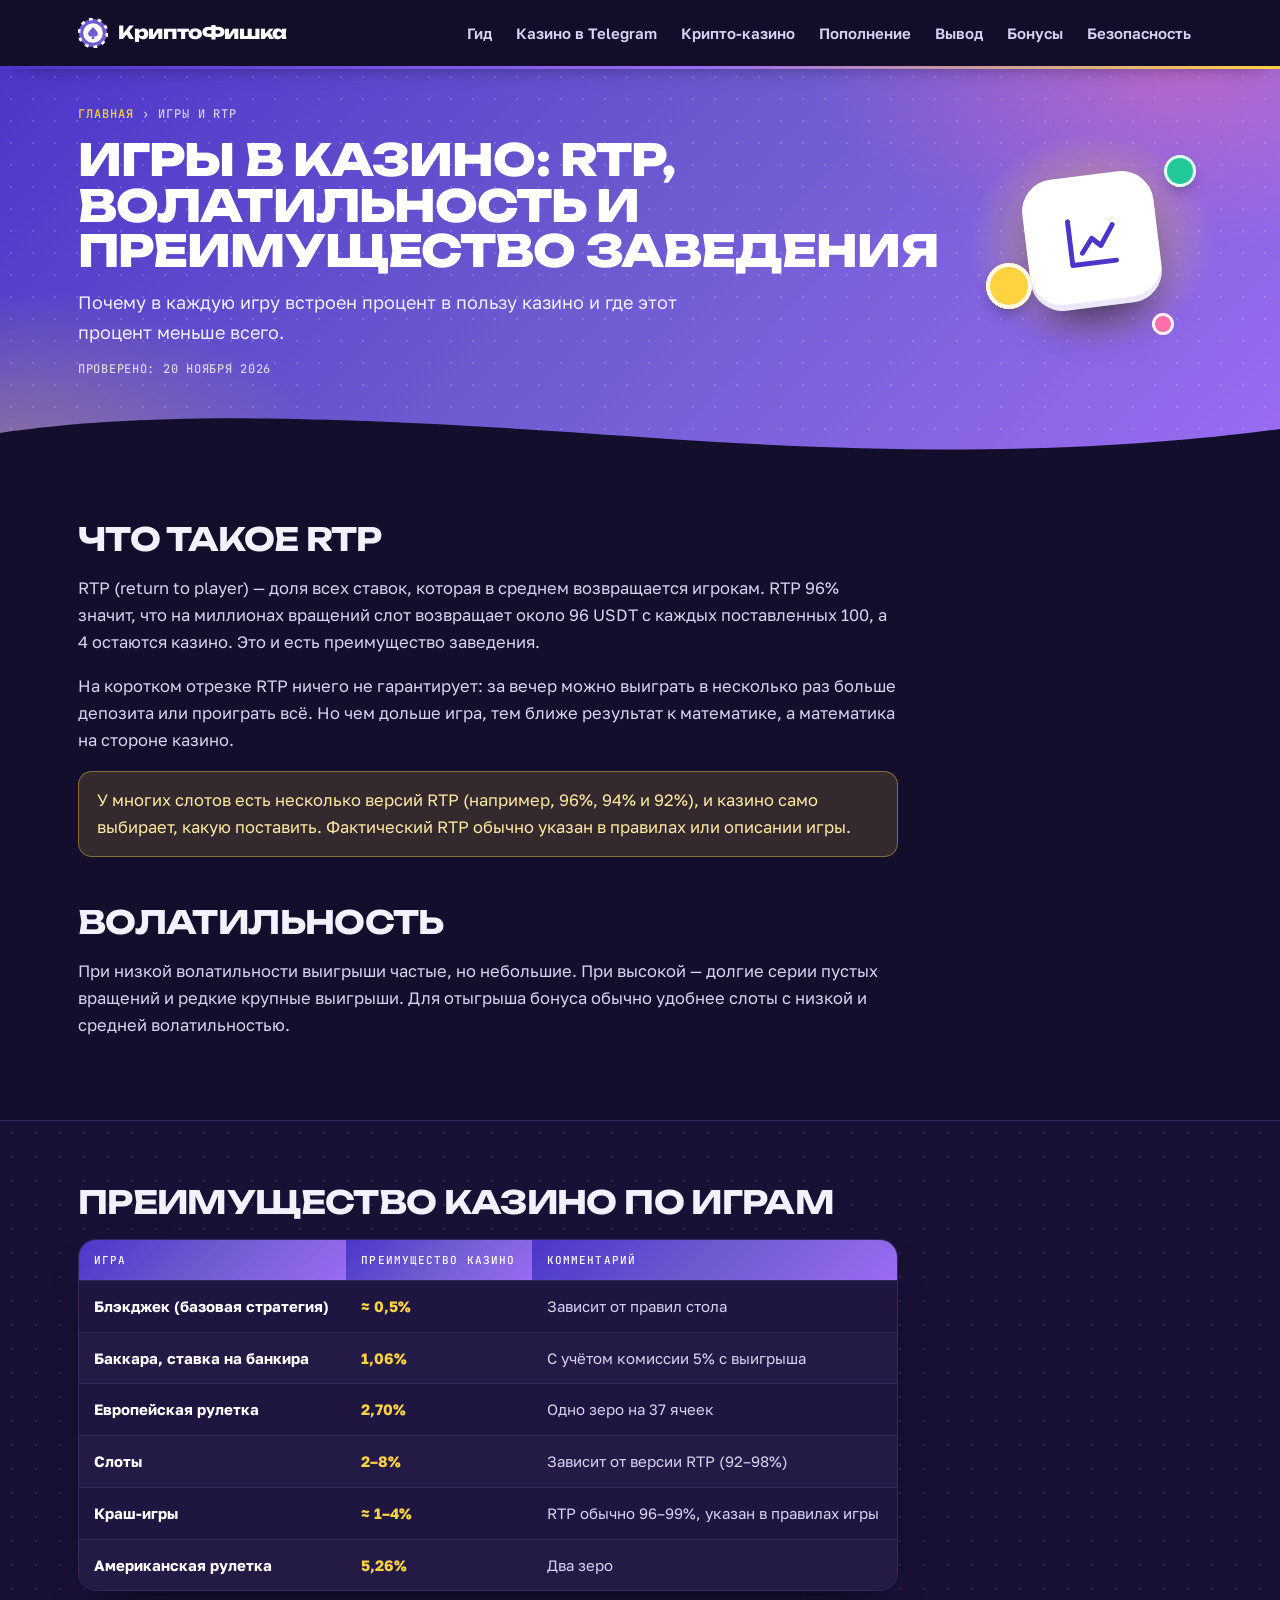
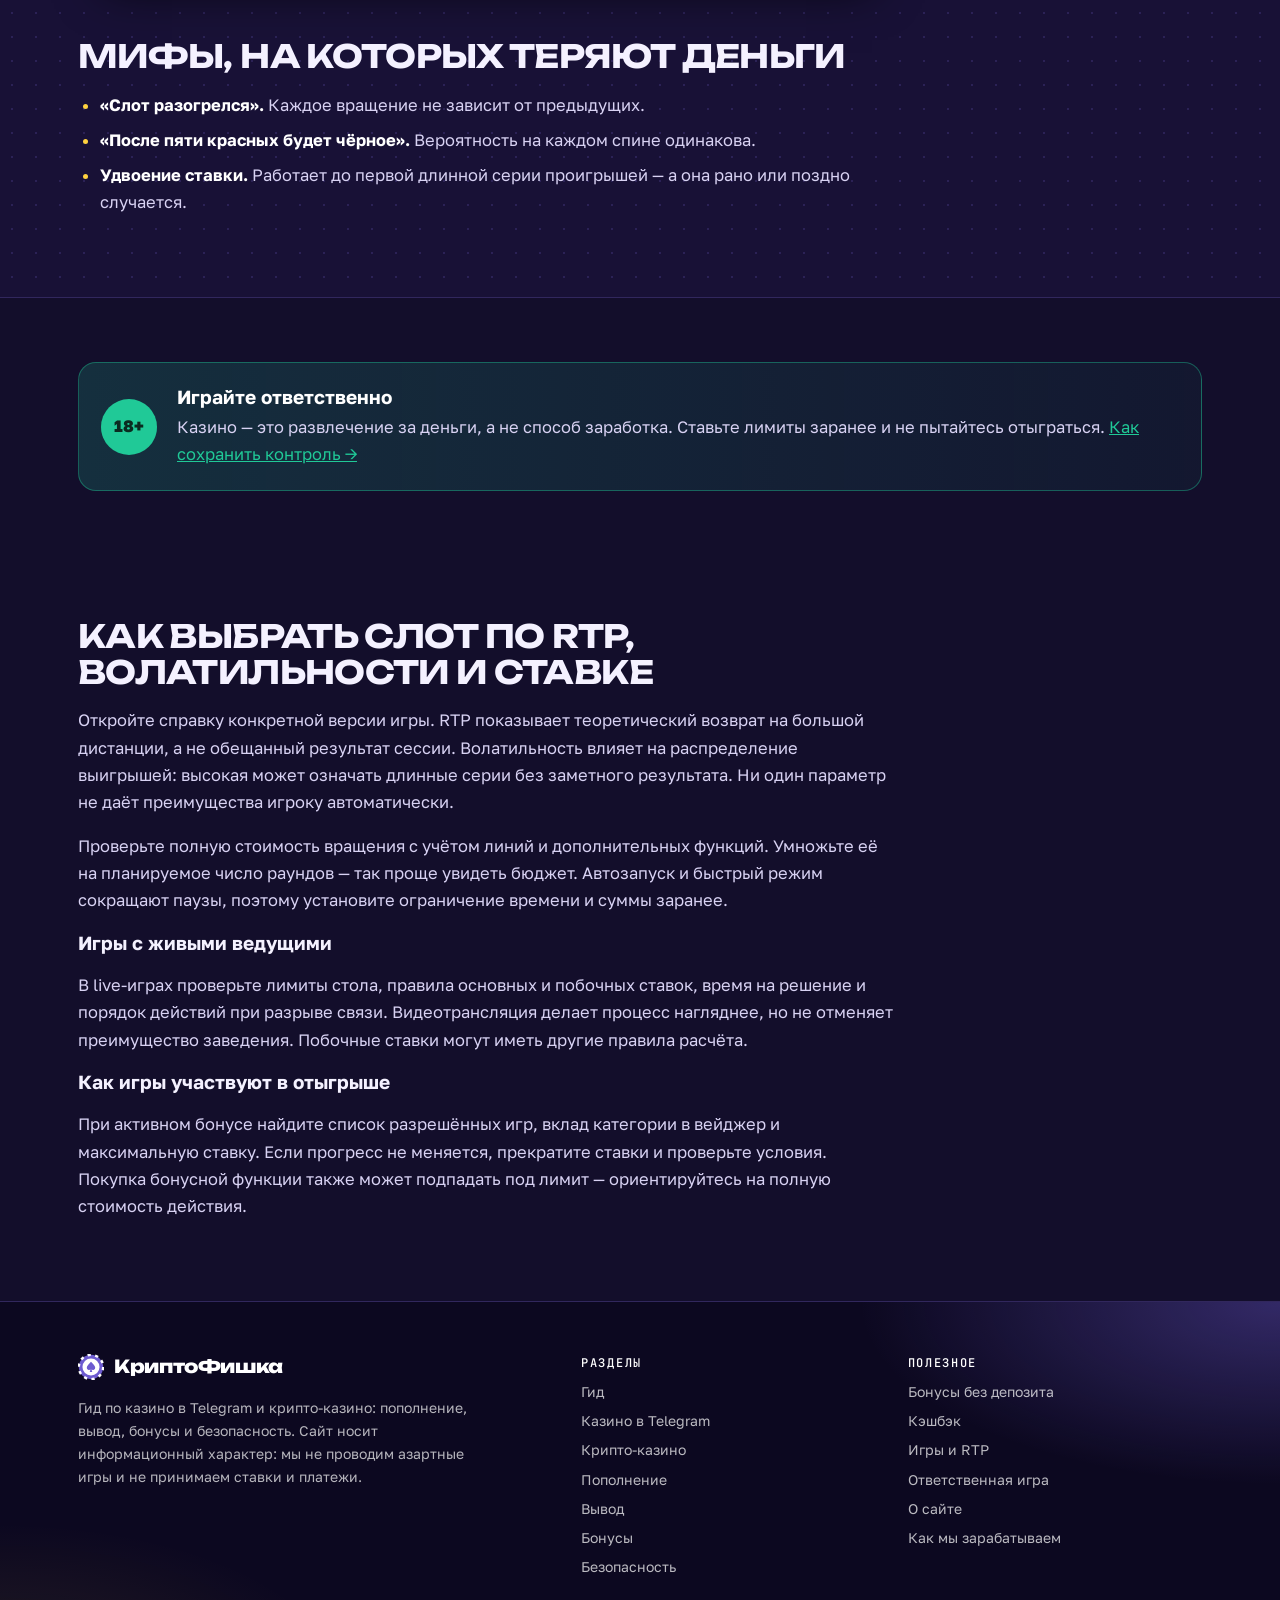
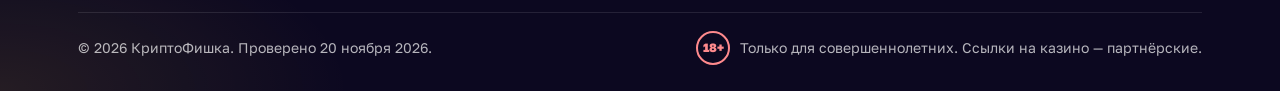
<file: igry.html>
<!doctype html>
<html lang="ru">
<head>
<meta charset="utf-8">
<meta name="viewport" content="width=device-width, initial-scale=1, viewport-fit=cover">
<title>RTP, волатильность и преимущество казино в играх | КриптоФишка</title>
<meta name="description" content="Что такое RTP и волатильность, какое преимущество у казино в слотах, рулетке, блэкджеке и краш-играх.">
<meta name="robots" content="index, follow">
<link rel="canonical" href="https://tonfishka.ru/igry.html">
<meta property="og:type" content="article">
<meta property="og:site_name" content="КриптоФишка">
<meta property="og:title" content="RTP, волатильность и преимущество казино в играх | КриптоФишка">
<meta property="og:description" content="Что такое RTP и волатильность, какое преимущество у казино в слотах, рулетке, блэкджеке и краш-играх.">
<meta property="og:url" content="https://tonfishka.ru/igry.html">
<meta property="og:locale" content="ru_RU">
<meta name="theme-color" content="#130e2b">
<link rel="icon" href="favicon.svg" type="image/svg+xml">
<link rel="preconnect" href="https://fonts.googleapis.com">
<link rel="preconnect" href="https://fonts.gstatic.com" crossorigin>
<link rel="stylesheet" href="https://fonts.googleapis.com/css2?family=Golos+Text:wght@400;500;600;700&amp;family=JetBrains+Mono:wght@400;500&amp;family=Unbounded:wght@600;700;800&amp;display=swap">
<link rel="stylesheet" href="style.css?v=20261120">
<script>document.documentElement.classList.add('js');setTimeout(function(){if(!window.__rv)document.documentElement.classList.add('rv-off')},2500)</script>
<script type="application/ld+json">{"@context":"https://schema.org","@type":"BreadcrumbList","itemListElement":[{"@type":"ListItem","position":1,"name":"Главная","item":"https://tonfishka.ru/"},{"@type":"ListItem","position":2,"name":"Игры и RTP","item":"https://tonfishka.ru/igry.html"}]}</script>
<script type="application/ld+json">{"@context":"https://schema.org","@type":"Article","headline":"RTP, волатильность и преимущество казино в играх","description":"Что такое RTP и волатильность, какое преимущество у казино в слотах, рулетке, блэкджеке и краш-играх.","inLanguage":"ru","mainEntityOfPage":"https://tonfishka.ru/igry.html","datePublished":"2026-11-20","dateModified":"2026-11-20","author":{"@type":"Organization","name":"КриптоФишка","url":"https://tonfishka.ru/","logo":"https://tonfishka.ru/favicon.svg"},"publisher":{"@type":"Organization","name":"КриптоФишка","url":"https://tonfishka.ru/","logo":"https://tonfishka.ru/favicon.svg"}}</script>

</head>
<body>
<a class="skip" href="#main">К содержимому</a>
<header class="hdr"><div class="wrap hdr-in">
  <a class="logo" href="index.html"><svg viewBox="0 0 32 32" width="30" height="30" aria-hidden="true"><circle cx="16" cy="16" r="15" fill="#6d5bd0"/><circle cx="16" cy="16" r="15" fill="none" stroke="#ffffff" stroke-width="3" stroke-dasharray="4 5.425"/><circle cx="16" cy="16" r="10.5" fill="#ffffff"/><path d="M16 9.5c2.2 2.8 5.2 4.6 5.2 7.4a2.9 2.9 0 0 1-4.6 2.3l1 3.1h-3.2l1-3.1a2.9 2.9 0 0 1-4.6-2.3c0-2.8 3-4.6 5.2-7.4z" fill="#6d5bd0"/></svg><span>КриптоФишка</span></a>
  <button class="burger" type="button" aria-label="Меню" aria-expanded="false"><span></span><span></span><span></span></button>
  <nav class="nav" aria-label="Разделы"><a href="index.html">Гид</a><a href="telegram-kazino.html">Казино в Telegram</a><a href="kripto-kazino.html">Крипто-казино</a><a href="popolnenie.html">Пополнение</a><a href="vyvod.html">Вывод</a><a href="bonusy.html">Бонусы</a><a href="bezopasnost.html">Безопасность</a></nav>
</div></header>
<main id="main">
<section class="page-head"><div class="wrap ph-grid">
  <div class="ph-text">
    <nav class="crumbs" aria-label="Навигация"><a href="index.html">Главная</a><span>›</span><span>Игры и RTP</span></nav>
    <h1>Игры в казино: RTP, волатильность и преимущество заведения</h1>
    <p class="lead">Почему в каждую игру встроен процент в пользу казино и где этот процент меньше всего.</p>
    <p class="upd">Проверено: 20 ноября 2026</p>
  </div>
  <div class="ph-art" aria-hidden="true"><div class="ph-glow"></div><div class="ph-tile"><svg viewBox="0 0 24 24" width="66" height="66" fill="none" stroke="currentColor" stroke-width="1.8" stroke-linecap="round" stroke-linejoin="round" aria-hidden="true"><path d="M4 20V4M4 20h16"/><path d="M8 16l4-5 3 3 5-7"/></svg></div><span class="chip c1"></span><span class="chip c2"></span><span class="chip c3"></span></div>
</div></section>

<section class="sec"><div class="wrap prose">
  <h2>Что такое RTP</h2>
  <p>RTP (return to player) — доля всех ставок, которая в среднем возвращается игрокам. RTP 96% значит, что на миллионах
  вращений слот возвращает около 96&nbsp;USDT с каждых поставленных 100, а 4 остаются казино. Это и есть преимущество заведения.</p>
  <p>На коротком отрезке RTP ничего не гарантирует: за вечер можно выиграть в несколько раз больше депозита или
  проиграть всё. Но чем дольше игра, тем ближе результат к математике, а математика на стороне казино.</p>
  <p class="note">У многих слотов есть несколько версий RTP (например, 96%, 94% и 92%), и казино само выбирает, какую
  поставить. Фактический RTP обычно указан в правилах или описании игры.</p>
  <h2>Волатильность</h2>
  <p>При низкой волатильности выигрыши частые, но небольшие. При высокой — долгие серии пустых вращений и редкие крупные
  выигрыши. Для отыгрыша бонуса обычно удобнее слоты с низкой и средней волатильностью.</p>
</div></section>

<section class="sec alt"><div class="wrap prose">
  <h2>Преимущество казино по играм</h2>
  <div class="tbl-wrap"><table class="tbl">
    <thead><tr><th>Игра</th><th>Преимущество казино</th><th>Комментарий</th></tr></thead>
    <tbody>
      <tr><td>Блэкджек (базовая стратегия)</td><td>≈ 0,5%</td><td>Зависит от правил стола</td></tr>
      <tr><td>Баккара, ставка на банкира</td><td>1,06%</td><td>С учётом комиссии 5% с выигрыша</td></tr>
      <tr><td>Европейская рулетка</td><td>2,70%</td><td>Одно зеро на 37 ячеек</td></tr>
      <tr><td>Слоты</td><td>2–8%</td><td>Зависит от версии RTP (92–98%)</td></tr>
      <tr><td>Краш-игры</td><td>≈ 1–4%</td><td>RTP обычно 96–99%, указан в правилах игры</td></tr>
      <tr><td>Американская рулетка</td><td>5,26%</td><td>Два зеро</td></tr>
    </tbody>
  </table></div>
  <h2>Мифы, на которых теряют деньги</h2>
  <ul>
    <li><b>«Слот разогрелся».</b> Каждое вращение не зависит от предыдущих.</li>
    <li><b>«После пяти красных будет чёрное».</b> Вероятность на каждом спине одинакова.</li>
    <li><b>Удвоение ставки.</b> Работает до первой длинной серии проигрышей — а она рано или поздно случается.</li>
  </ul>
</div></section>

<section class="sec"><div class="wrap">
  <div class="rg">
    <div class="age">18+</div>
    <div>
      <h3>Играйте ответственно</h3>
      <p>Казино — это развлечение за деньги, а не способ заработка. Ставьте лимиты заранее и не пытайтесь отыграться.
      <a href="responsible.html">Как сохранить контроль →</a></p>
    </div>
  </div>
</div></section>

<section class="sec"><div class="wrap prose">
  <h2>Как выбрать слот по RTP, волатильности и ставке</h2>
  <p>Откройте справку конкретной версии игры. RTP показывает теоретический возврат на большой дистанции, а не обещанный результат сессии. Волатильность влияет на распределение выигрышей: высокая может означать длинные серии без заметного результата. Ни один параметр не даёт преимущества игроку автоматически.</p>
  <p>Проверьте полную стоимость вращения с учётом линий и дополнительных функций. Умножьте её на планируемое число раундов — так проще увидеть бюджет. Автозапуск и быстрый режим сокращают паузы, поэтому установите ограничение времени и суммы заранее.</p>
  <h3>Игры с живыми ведущими</h3>
  <p>В live-играх проверьте лимиты стола, правила основных и побочных ставок, время на решение и порядок действий при разрыве связи. Видеотрансляция делает процесс нагляднее, но не отменяет преимущество заведения. Побочные ставки могут иметь другие правила расчёта.</p>
  <h3>Как игры участвуют в отыгрыше</h3>
  <p>При активном бонусе найдите список разрешённых игр, вклад категории в вейджер и максимальную ставку. Если прогресс не меняется, прекратите ставки и проверьте условия. Покупка бонусной функции также может подпадать под лимит — ориентируйтесь на полную стоимость действия.</p>
</div></section>

</main>
<footer class="ftr"><div class="wrap">
  <div class="ftr-in">
    <div>
      <a class="logo" href="index.html"><svg viewBox="0 0 32 32" width="26" height="26" aria-hidden="true"><circle cx="16" cy="16" r="15" fill="#6d5bd0"/><circle cx="16" cy="16" r="15" fill="none" stroke="#ffffff" stroke-width="3" stroke-dasharray="4 5.425"/><circle cx="16" cy="16" r="10.5" fill="#ffffff"/><path d="M16 9.5c2.2 2.8 5.2 4.6 5.2 7.4a2.9 2.9 0 0 1-4.6 2.3l1 3.1h-3.2l1-3.1a2.9 2.9 0 0 1-4.6-2.3c0-2.8 3-4.6 5.2-7.4z" fill="#6d5bd0"/></svg><span>КриптоФишка</span></a>
      <p>Гид по казино в Telegram и крипто-казино: пополнение, вывод, бонусы и безопасность. Сайт носит информационный
      характер: мы не проводим азартные игры и не принимаем ставки и платежи.</p>
    </div>
    <div><h4>Разделы</h4><ul><li><a href="index.html">Гид</a></li><li><a href="telegram-kazino.html">Казино в Telegram</a></li><li><a href="kripto-kazino.html">Крипто-казино</a></li><li><a href="popolnenie.html">Пополнение</a></li><li><a href="vyvod.html">Вывод</a></li><li><a href="bonusy.html">Бонусы</a></li><li><a href="bezopasnost.html">Безопасность</a></li></ul></div>
    <div><h4>Полезное</h4><ul><li><a href="bez-depozita.html">Бонусы без депозита</a></li><li><a href="keshbek.html">Кэшбэк</a></li><li><a href="igry.html">Игры и RTP</a></li><li><a href="responsible.html">Ответственная игра</a></li><li><a href="o-sajte.html">О сайте</a></li><li><a href="o-sajte.html#money">Как мы зарабатываем</a></li></ul></div>
  </div>
  <div class="ftr-bot">
    <span>© 2026 КриптоФишка. Проверено 20 ноября 2026.</span>
    <span class="age-note"><span class="b18">18+</span> Только для совершеннолетних. Ссылки на казино — партнёрские.</span>
  </div>
</div></footer>

<script src="script.js?v=20261120" defer></script>
</body>
</html>
</file>
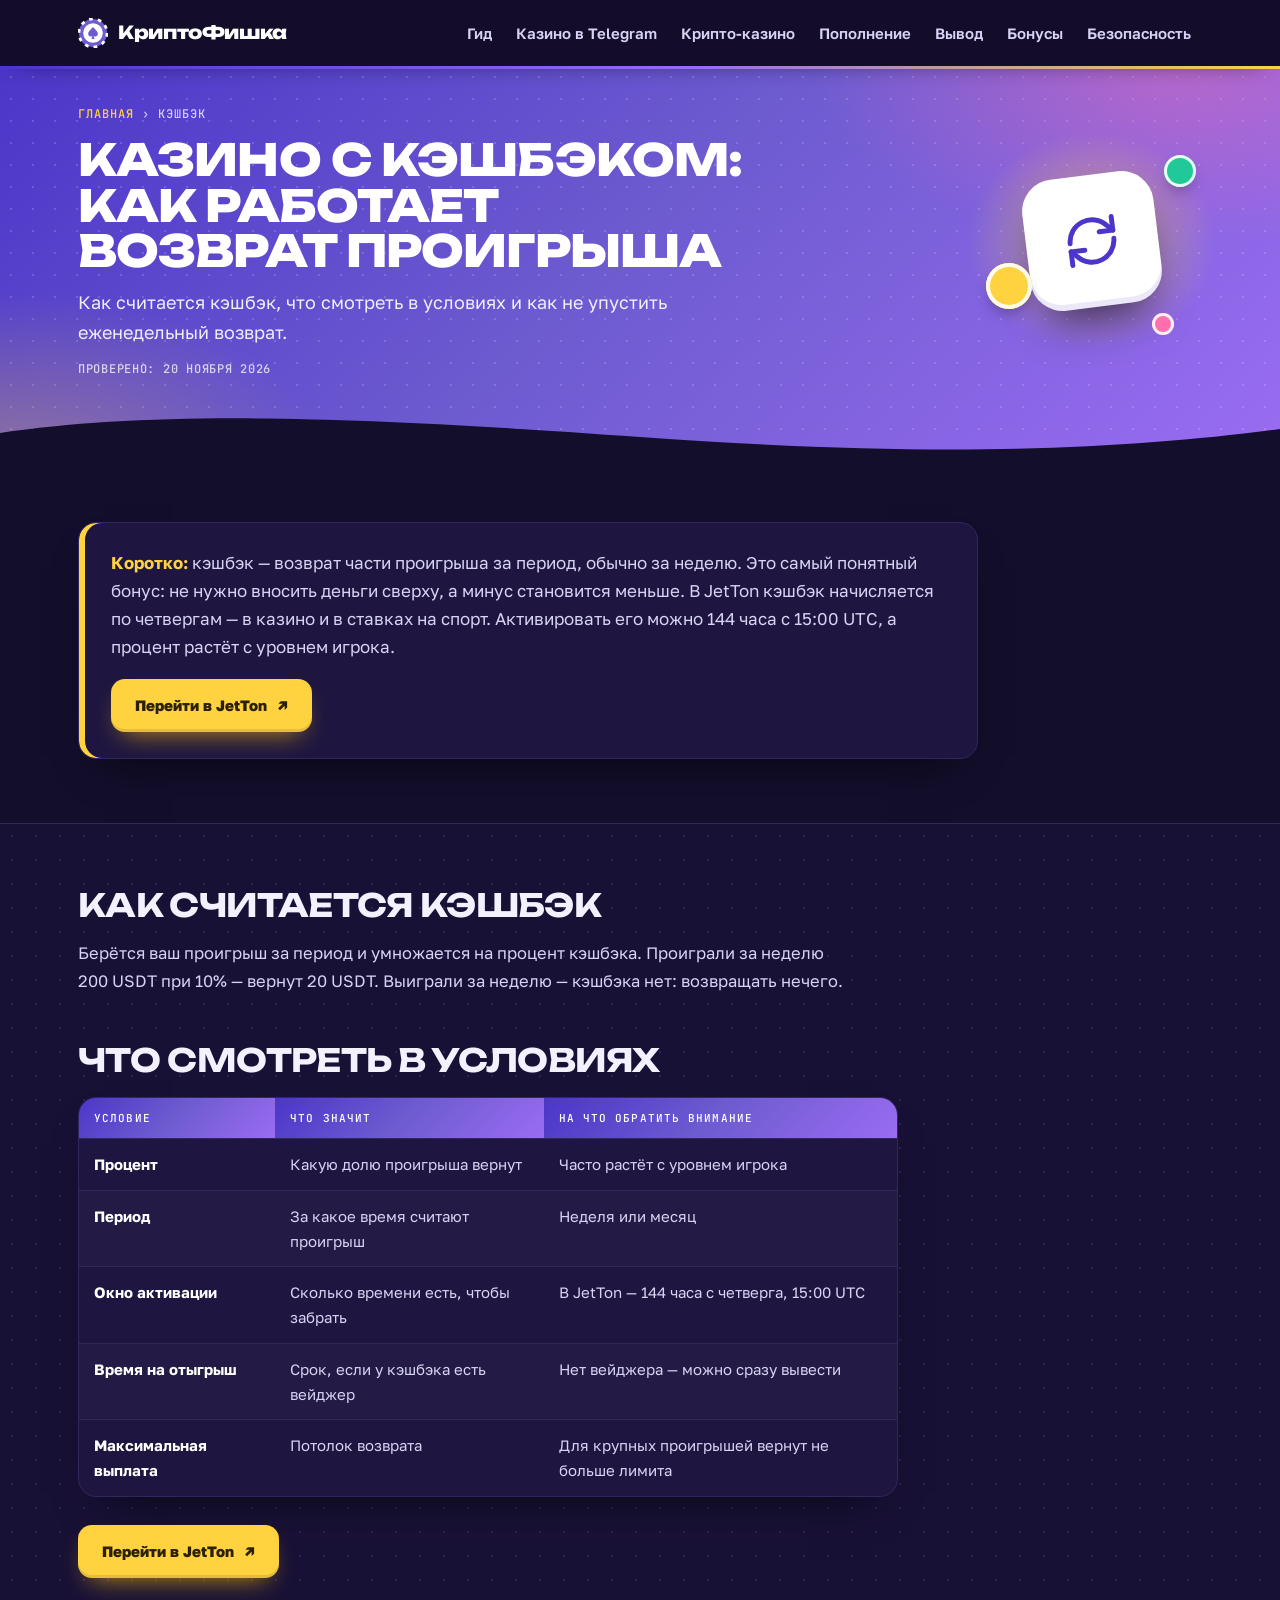
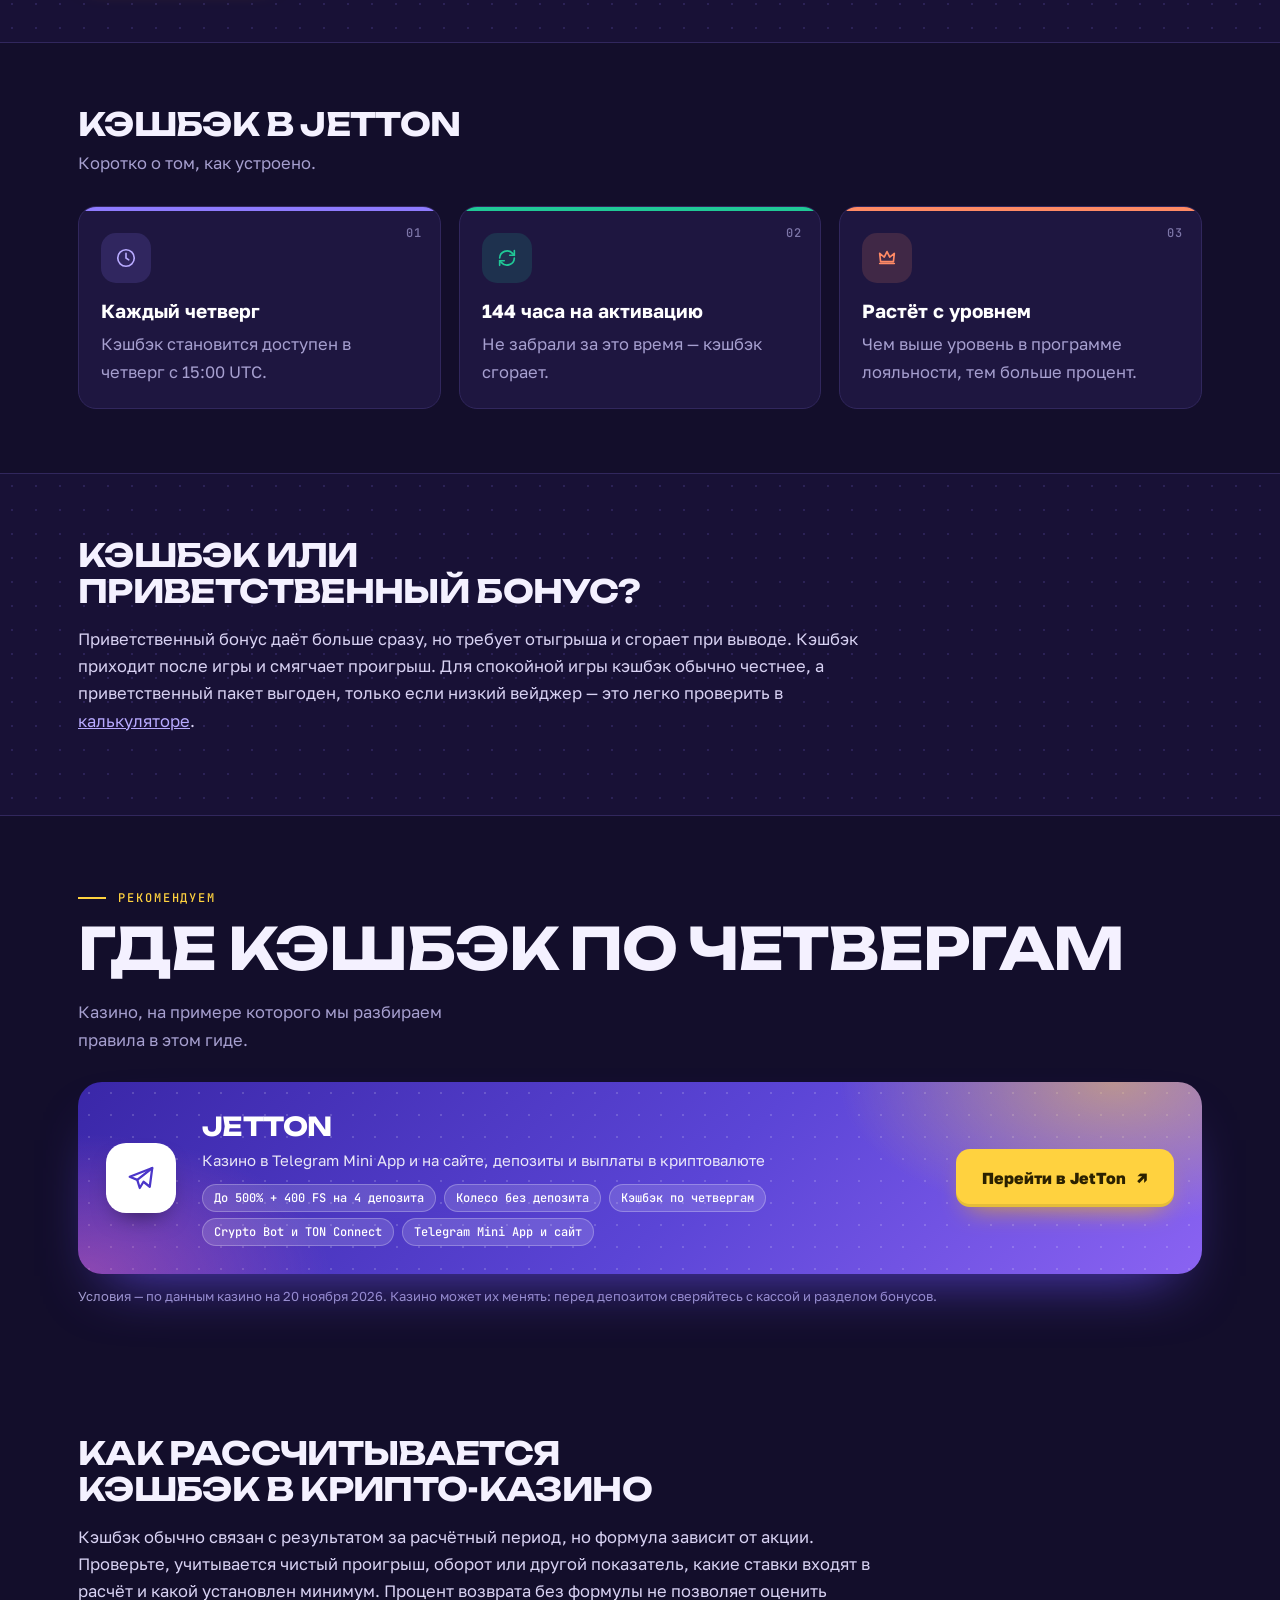
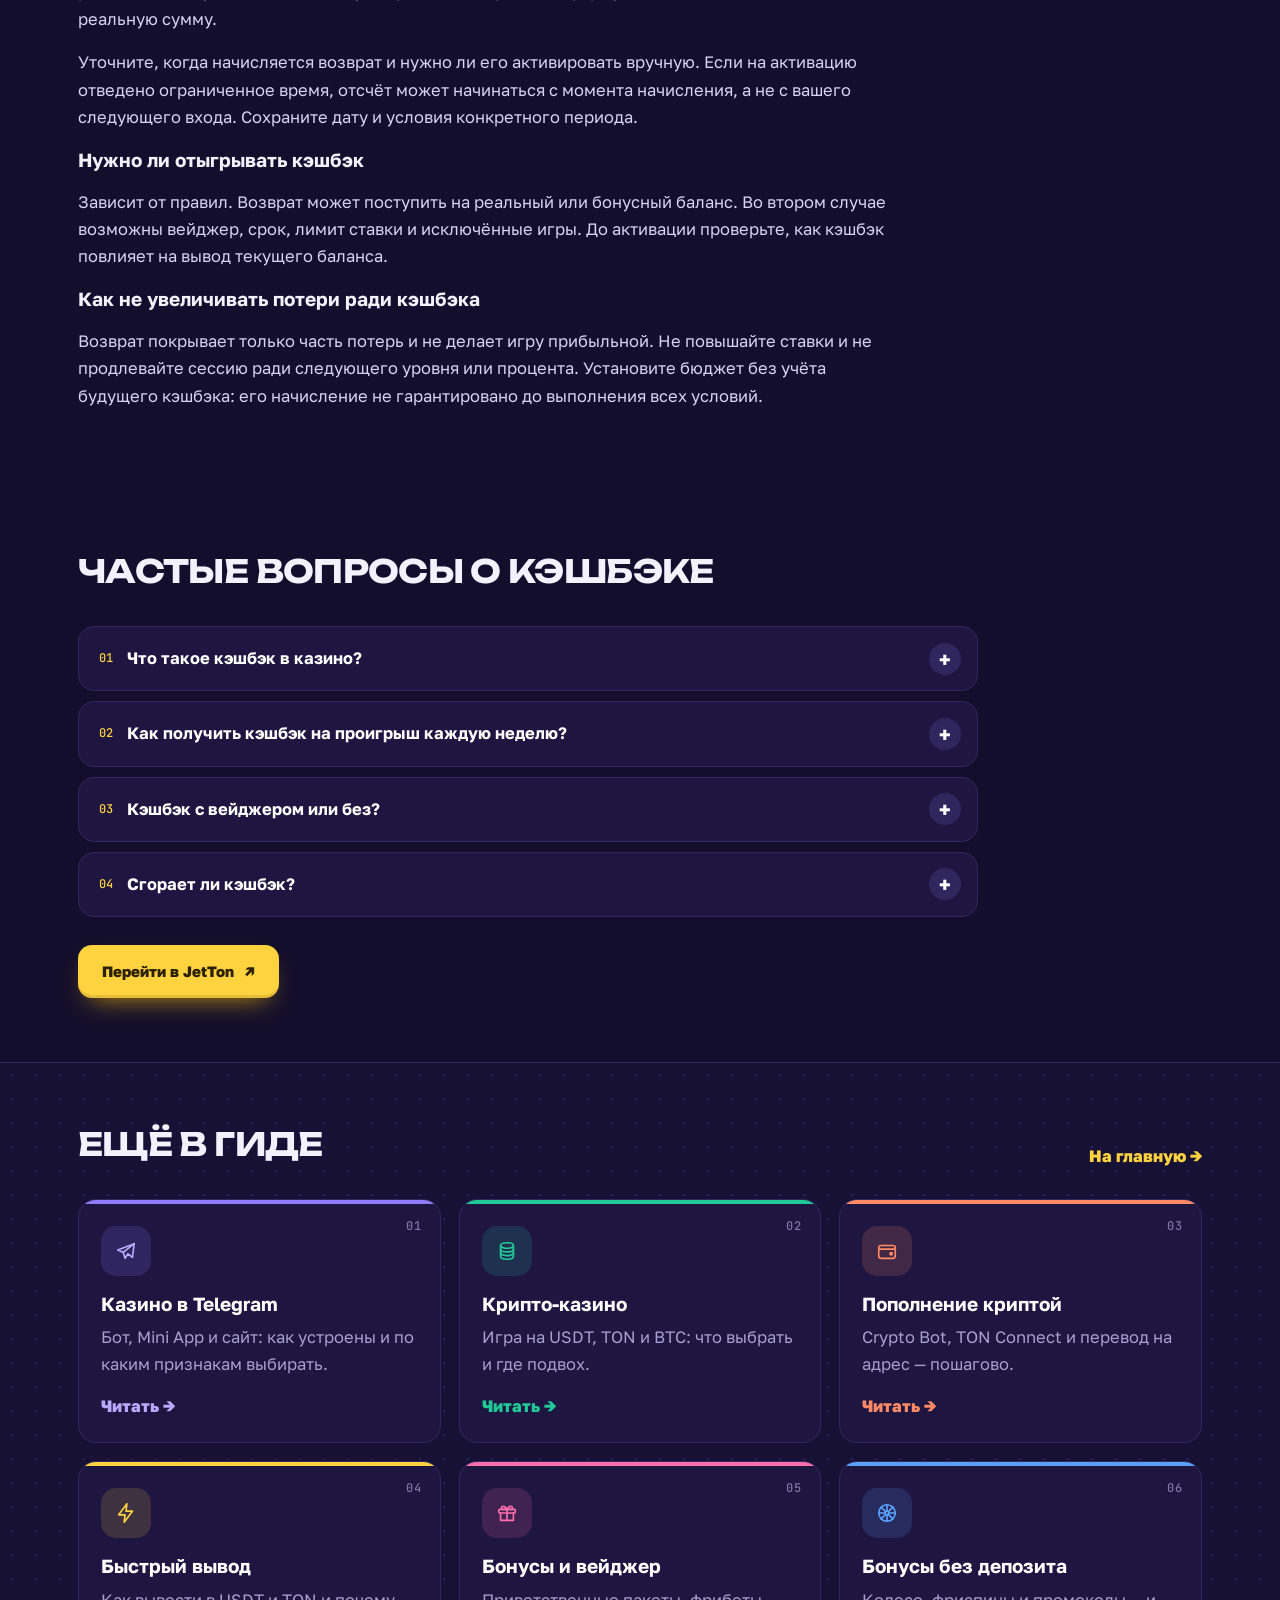
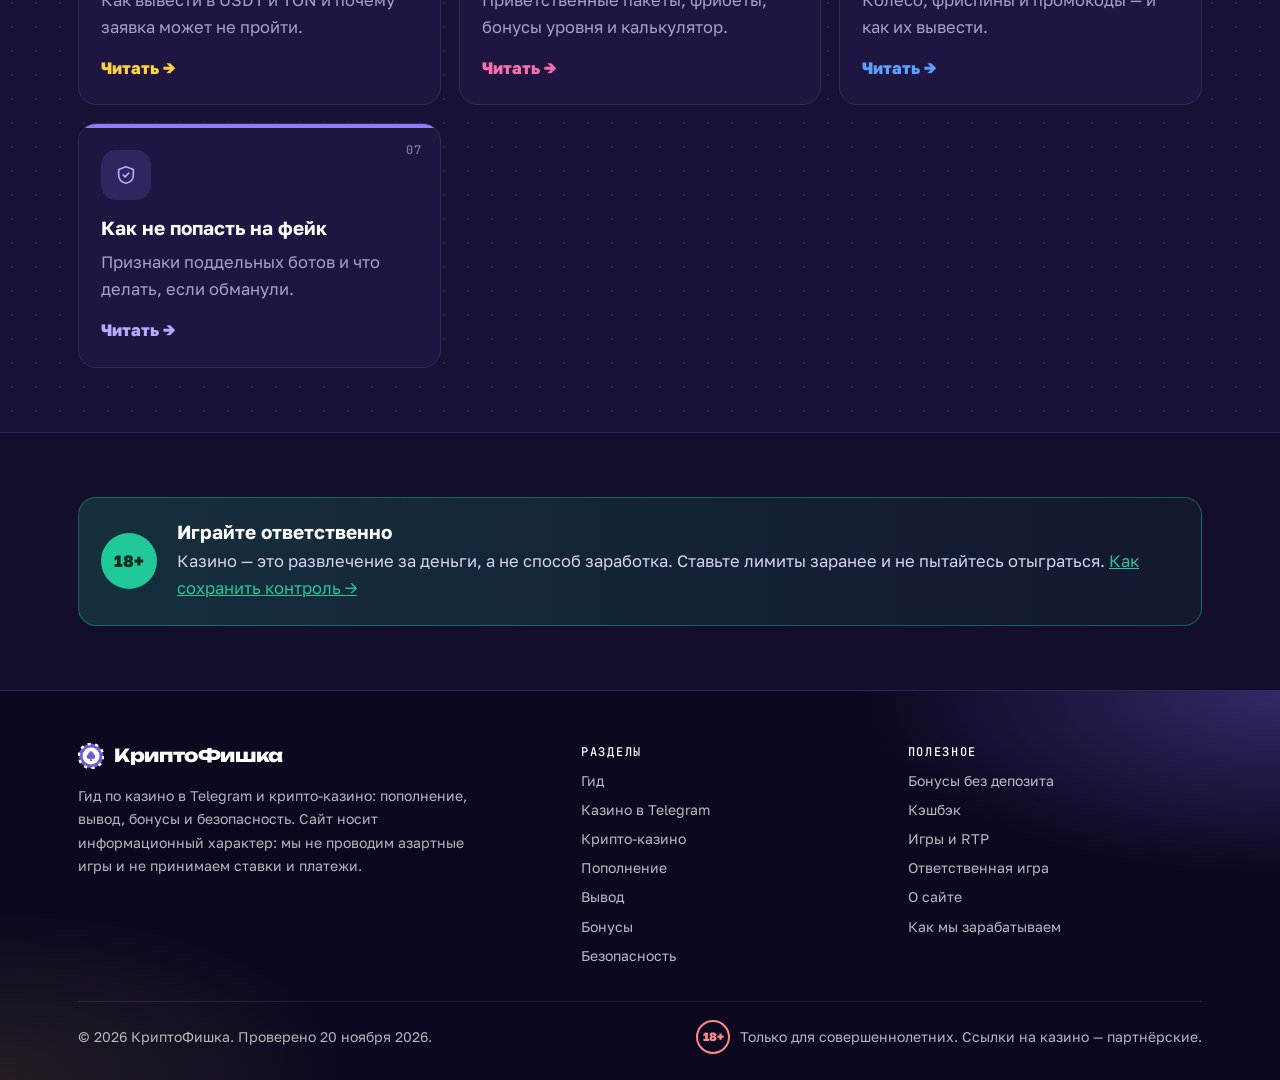
<file: keshbek.html>
<!doctype html>
<html lang="ru">
<head>
<meta charset="utf-8">
<meta name="viewport" content="width=device-width, initial-scale=1, viewport-fit=cover">
<title>Казино с кэшбэком 2026: возврат проигрыша каждую неделю | КриптоФишка</title>
<meta name="description" content="Как работает кэшбэк в казино, что смотреть в условиях и как не упустить еженедельный возврат.">
<meta name="robots" content="index, follow">
<link rel="canonical" href="https://tonfishka.ru/keshbek.html">
<meta property="og:type" content="article">
<meta property="og:site_name" content="КриптоФишка">
<meta property="og:title" content="Казино с кэшбэком 2026: возврат проигрыша каждую неделю | КриптоФишка">
<meta property="og:description" content="Как работает кэшбэк в казино, что смотреть в условиях и как не упустить еженедельный возврат.">
<meta property="og:url" content="https://tonfishka.ru/keshbek.html">
<meta property="og:locale" content="ru_RU">
<meta name="theme-color" content="#130e2b">
<link rel="icon" href="favicon.svg" type="image/svg+xml">
<link rel="preconnect" href="https://fonts.googleapis.com">
<link rel="preconnect" href="https://fonts.gstatic.com" crossorigin>
<link rel="stylesheet" href="https://fonts.googleapis.com/css2?family=Golos+Text:wght@400;500;600;700&amp;family=JetBrains+Mono:wght@400;500&amp;family=Unbounded:wght@600;700;800&amp;display=swap">
<link rel="stylesheet" href="style.css?v=20261120">
<script>document.documentElement.classList.add('js');setTimeout(function(){if(!window.__rv)document.documentElement.classList.add('rv-off')},2500)</script>
<script type="application/ld+json">{"@context":"https://schema.org","@type":"BreadcrumbList","itemListElement":[{"@type":"ListItem","position":1,"name":"Главная","item":"https://tonfishka.ru/"},{"@type":"ListItem","position":2,"name":"Кэшбэк","item":"https://tonfishka.ru/keshbek.html"}]}</script>
<script type="application/ld+json">{"@context":"https://schema.org","@type":"Article","headline":"Казино с кэшбэком 2026: возврат проигрыша каждую неделю","description":"Как работает кэшбэк в казино, что смотреть в условиях и как не упустить еженедельный возврат.","inLanguage":"ru","mainEntityOfPage":"https://tonfishka.ru/keshbek.html","datePublished":"2026-11-20","dateModified":"2026-11-20","author":{"@type":"Organization","name":"КриптоФишка","url":"https://tonfishka.ru/","logo":"https://tonfishka.ru/favicon.svg"},"publisher":{"@type":"Organization","name":"КриптоФишка","url":"https://tonfishka.ru/","logo":"https://tonfishka.ru/favicon.svg"}}</script>
<script type="application/ld+json">{"@context":"https://schema.org","@type":"FAQPage","mainEntity":[{"@type":"Question","name":"Что такое кэшбэк в казино?","acceptedAnswer":{"@type":"Answer","text":"Возврат части проигрыша за период. Например, проиграли за неделю 200 USDT при кэшбэке 10% — вернут 20 USDT."}},{"@type":"Question","name":"Как получить кэшбэк на проигрыш каждую неделю?","acceptedAnswer":{"@type":"Answer","text":"Выбрать казино с еженедельным кэшбэком и не забывать его активировать. В JetTon кэшбэк доступен каждый четверг — активировать его можно в течение 144 часов, начиная с 15:00 UTC."}},{"@type":"Question","name":"Кэшбэк с вейджером или без?","acceptedAnswer":{"@type":"Answer","text":"Бывает по-разному. В условиях смотрите два поля: время на отыгрыш и максимальную выплату. Если вейджера нет — кэшбэк можно сразу вывести."}},{"@type":"Question","name":"Сгорает ли кэшбэк?","acceptedAnswer":{"@type":"Answer","text":"Да, если не активировать его вовремя. Окно активации ограничено — поставьте напоминание на четверг."}}]}</script>

</head>
<body class="has-sticky">
<a class="skip" href="#main">К содержимому</a>
<header class="hdr"><div class="wrap hdr-in">
  <a class="logo" href="index.html"><svg viewBox="0 0 32 32" width="30" height="30" aria-hidden="true"><circle cx="16" cy="16" r="15" fill="#6d5bd0"/><circle cx="16" cy="16" r="15" fill="none" stroke="#ffffff" stroke-width="3" stroke-dasharray="4 5.425"/><circle cx="16" cy="16" r="10.5" fill="#ffffff"/><path d="M16 9.5c2.2 2.8 5.2 4.6 5.2 7.4a2.9 2.9 0 0 1-4.6 2.3l1 3.1h-3.2l1-3.1a2.9 2.9 0 0 1-4.6-2.3c0-2.8 3-4.6 5.2-7.4z" fill="#6d5bd0"/></svg><span>КриптоФишка</span></a>
  <button class="burger" type="button" aria-label="Меню" aria-expanded="false"><span></span><span></span><span></span></button>
  <nav class="nav" aria-label="Разделы"><a href="index.html">Гид</a><a href="telegram-kazino.html">Казино в Telegram</a><a href="kripto-kazino.html">Крипто-казино</a><a href="popolnenie.html">Пополнение</a><a href="vyvod.html">Вывод</a><a href="bonusy.html">Бонусы</a><a href="bezopasnost.html">Безопасность</a></nav>
</div></header>
<main id="main">
<section class="page-head"><div class="wrap ph-grid">
  <div class="ph-text">
    <nav class="crumbs" aria-label="Навигация"><a href="index.html">Главная</a><span>›</span><span>Кэшбэк</span></nav>
    <h1>Казино с кэшбэком: как работает возврат проигрыша</h1>
    <p class="lead">Как считается кэшбэк, что смотреть в условиях и как не упустить еженедельный возврат.</p>
    <p class="upd">Проверено: 20 ноября 2026</p>
  </div>
  <div class="ph-art" aria-hidden="true"><div class="ph-glow"></div><div class="ph-tile"><svg viewBox="0 0 24 24" width="66" height="66" fill="none" stroke="currentColor" stroke-width="1.8" stroke-linecap="round" stroke-linejoin="round" aria-hidden="true"><path d="M4 12a8 8 0 0 1 14-5l2 2M20 12a8 8 0 0 1-14 5l-2-2"/><path d="M20 4v5h-5M4 20v-5h5"/></svg></div><span class="chip c1"></span><span class="chip c2"></span><span class="chip c3"></span></div>
</div></section>

<section class="sec"><div class="wrap">
  <div class="answer">
    <p><b>Коротко:</b> кэшбэк — возврат части проигрыша за период, обычно за неделю. Это самый понятный бонус: не нужно вносить деньги сверху, а минус становится меньше. В JetTon кэшбэк начисляется по четвергам — в казино и в ставках на спорт. Активировать его можно 144 часа с 15:00 UTC, а процент растёт с уровнем игрока.</p>
    <div class="btns"><a class="btn" href="go.html?p=keshbek&amp;b=top" rel="nofollow sponsored" target="_blank">Перейти в JetTon <span class="arr">↗</span></a></div>
  </div>
</div></section>

<section class="sec alt"><div class="wrap prose">
  <h2>Как считается кэшбэк</h2>
  <p>Берётся ваш проигрыш за период и умножается на процент кэшбэка. Проиграли за неделю 200&nbsp;USDT при 10% — вернут
  20&nbsp;USDT. Выиграли за неделю — кэшбэка нет: возвращать нечего.</p>
  <h2>Что смотреть в условиях</h2>
  <div class="tbl-wrap"><table class="tbl plain stack"><thead><tr><th>Условие</th><th>Что значит</th><th>На что обратить внимание</th></tr></thead><tbody><tr><td>Процент</td><td data-label="Что значит">Какую долю проигрыша вернут</td><td data-label="На что обратить внимание">Часто растёт с уровнем игрока</td></tr><tr><td>Период</td><td data-label="Что значит">За какое время считают проигрыш</td><td data-label="На что обратить внимание">Неделя или месяц</td></tr><tr><td>Окно активации</td><td data-label="Что значит">Сколько времени есть, чтобы забрать</td><td data-label="На что обратить внимание">В JetTon — 144 часа с четверга, 15:00 UTC</td></tr><tr><td>Время на отыгрыш</td><td data-label="Что значит">Срок, если у кэшбэка есть вейджер</td><td data-label="На что обратить внимание">Нет вейджера — можно сразу вывести</td></tr><tr><td>Максимальная выплата</td><td data-label="Что значит">Потолок возврата</td><td data-label="На что обратить внимание">Для крупных проигрышей вернут не больше лимита</td></tr></tbody></table></div>
  <div class="btns"><a class="btn" href="go.html?p=keshbek&amp;b=mid" rel="nofollow sponsored" target="_blank">Перейти в JetTon <span class="arr">↗</span></a></div>
</div></section>

<section class="sec"><div class="wrap">
  <div class="sec-head"><div><h2>Кэшбэк в JetTon</h2><p>Коротко о том, как устроено.</p></div></div>
  <div class="grid g3"><div class="card"><div class="ico"><svg viewBox="0 0 24 24" width="22" height="22" fill="none" stroke="currentColor" stroke-width="1.8" stroke-linecap="round" stroke-linejoin="round" aria-hidden="true"><circle cx="12" cy="12" r="9"/><path d="M12 7v5l3 2"/></svg></div><h3>Каждый четверг</h3><p>Кэшбэк становится доступен в четверг с 15:00 UTC.</p></div><div class="card"><div class="ico"><svg viewBox="0 0 24 24" width="22" height="22" fill="none" stroke="currentColor" stroke-width="1.8" stroke-linecap="round" stroke-linejoin="round" aria-hidden="true"><path d="M4 12a8 8 0 0 1 14-5l2 2M20 12a8 8 0 0 1-14 5l-2-2"/><path d="M20 4v5h-5M4 20v-5h5"/></svg></div><h3>144 часа на активацию</h3><p>Не забрали за это время — кэшбэк сгорает.</p></div><div class="card"><div class="ico"><svg viewBox="0 0 24 24" width="22" height="22" fill="none" stroke="currentColor" stroke-width="1.8" stroke-linecap="round" stroke-linejoin="round" aria-hidden="true"><path d="M4 18h16M5 16l-1-9 5 4 3-6 3 6 5-4-1 9z"/></svg></div><h3>Растёт с уровнем</h3><p>Чем выше уровень в программе лояльности, тем больше процент.</p></div></div>
</div></section>

<section class="sec alt"><div class="wrap prose">
  <h2>Кэшбэк или приветственный бонус?</h2>
  <p>Приветственный бонус даёт больше сразу, но требует отыгрыша и сгорает при выводе. Кэшбэк приходит после игры и
  смягчает проигрыш. Для спокойной игры кэшбэк обычно честнее, а приветственный пакет выгоден, только если низкий
  вейджер — это легко проверить в <a href="bonusy.html#calc">калькуляторе</a>.</p>
</div></section>

<section class="sec"><div class="wrap">
  <div class="sec-head big"><div><span class="eyebrow">рекомендуем</span><h2>Где кэшбэк по четвергам</h2></div>
  <p>Казино, на примере которого мы разбираем правила в этом гиде.</p></div>
  <div class="offer">
    <div class="offer-mark"><svg viewBox="0 0 24 24" width="30" height="30" fill="none" stroke="currentColor" stroke-width="1.8" stroke-linecap="round" stroke-linejoin="round" aria-hidden="true"><path d="M21 4L3 11l6 2.5L11 20l3-5 5 4z"/><path d="M9 13.5L21 4"/></svg></div>
    <div><h3>JetTon</h3><p class="sub">Казино в Telegram Mini App и на сайте, депозиты и выплаты в криптовалюте</p><ul><li>До 500% + 400 FS на 4 депозита</li><li>Колесо без депозита</li><li>Кэшбэк по четвергам</li><li>Crypto Bot и TON Connect</li><li>Telegram Mini App и сайт</li></ul></div>
    <a class="btn" href="go.html?p=keshbek&amp;b=mid" rel="nofollow sponsored" target="_blank">Перейти в JetTon <span class="arr">↗</span></a>
  </div>
  <p class="offer-note">Условия — по данным казино на 20 ноября 2026. Казино может их менять: перед депозитом сверяйтесь с кассой и разделом бонусов.</p>
</div></section>


<section class="sec"><div class="wrap prose">
  <h2>Как рассчитывается кэшбэк в крипто-казино</h2>
  <p>Кэшбэк обычно связан с результатом за расчётный период, но формула зависит от акции. Проверьте, учитывается чистый проигрыш, оборот или другой показатель, какие ставки входят в расчёт и какой установлен минимум. Процент возврата без формулы не позволяет оценить реальную сумму.</p>
  <p>Уточните, когда начисляется возврат и нужно ли его активировать вручную. Если на активацию отведено ограниченное время, отсчёт может начинаться с момента начисления, а не с вашего следующего входа. Сохраните дату и условия конкретного периода.</p>
  <h3>Нужно ли отыгрывать кэшбэк</h3>
  <p>Зависит от правил. Возврат может поступить на реальный или бонусный баланс. Во втором случае возможны вейджер, срок, лимит ставки и исключённые игры. До активации проверьте, как кэшбэк повлияет на вывод текущего баланса.</p>
  <h3>Как не увеличивать потери ради кэшбэка</h3>
  <p>Возврат покрывает только часть потерь и не делает игру прибыльной. Не повышайте ставки и не продлевайте сессию ради следующего уровня или процента. Установите бюджет без учёта будущего кэшбэка: его начисление не гарантировано до выполнения всех условий.</p>
</div></section>

<section class="sec"><div class="wrap">
  <div class="sec-head"><div><h2>Частые вопросы о кэшбэке</h2></div></div>
  <div class="faq"><details><summary>Что такое кэшбэк в казино?</summary><div class="ans"><p>Возврат части проигрыша за период. Например, проиграли за неделю 200&nbsp;USDT при кэшбэке 10% — вернут 20&nbsp;USDT.</p></div></details><details><summary>Как получить кэшбэк на проигрыш каждую неделю?</summary><div class="ans"><p>Выбрать казино с еженедельным кэшбэком и не забывать его активировать. В JetTon кэшбэк доступен каждый четверг — активировать его можно в течение 144 часов, начиная с 15:00 UTC.</p></div></details><details><summary>Кэшбэк с вейджером или без?</summary><div class="ans"><p>Бывает по-разному. В условиях смотрите два поля: время на отыгрыш и максимальную выплату. Если вейджера нет — кэшбэк можно сразу вывести.</p></div></details><details><summary>Сгорает ли кэшбэк?</summary><div class="ans"><p>Да, если не активировать его вовремя. Окно активации ограничено — поставьте напоминание на четверг.</p></div></details></div>
  <div class="btns"><a class="btn" href="go.html?p=keshbek&amp;b=bottom" rel="nofollow sponsored" target="_blank">Перейти в JetTon <span class="arr">↗</span></a></div>
</div></section>

<section class="sec alt"><div class="wrap">
  <div class="sec-head"><div><h2>Ещё в гиде</h2></div><a class="more" href="index.html">На главную →</a></div>
  <div class="grid g3"><a class="card" href="telegram-kazino.html"><div class="ico"><svg viewBox="0 0 24 24" width="22" height="22" fill="none" stroke="currentColor" stroke-width="1.8" stroke-linecap="round" stroke-linejoin="round" aria-hidden="true"><path d="M21 4L3 11l6 2.5L11 20l3-5 5 4z"/><path d="M9 13.5L21 4"/></svg></div><h3>Казино в Telegram</h3><p>Бот, Mini App и сайт: как устроены и по каким признакам выбирать.</p><span class="go">Читать →</span></a><a class="card" href="kripto-kazino.html"><div class="ico"><svg viewBox="0 0 24 24" width="22" height="22" fill="none" stroke="currentColor" stroke-width="1.8" stroke-linecap="round" stroke-linejoin="round" aria-hidden="true"><ellipse cx="12" cy="6" rx="7" ry="3"/><path d="M5 6v4c0 1.7 3.1 3 7 3s7-1.3 7-3V6"/><path d="M5 10v4c0 1.7 3.1 3 7 3s7-1.3 7-3v-4"/><path d="M5 14v4c0 1.7 3.1 3 7 3s7-1.3 7-3v-4"/></svg></div><h3>Крипто-казино</h3><p>Игра на USDT, TON и BTC: что выбрать и где подвох.</p><span class="go">Читать →</span></a><a class="card" href="popolnenie.html"><div class="ico"><svg viewBox="0 0 24 24" width="22" height="22" fill="none" stroke="currentColor" stroke-width="1.8" stroke-linecap="round" stroke-linejoin="round" aria-hidden="true"><rect x="3" y="6" width="18" height="14" rx="2.5"/><path d="M3 10h18"/><circle cx="16.5" cy="15" r="1.2" fill="currentColor"/></svg></div><h3>Пополнение криптой</h3><p>Crypto Bot, TON Connect и перевод на адрес — пошагово.</p><span class="go">Читать →</span></a><a class="card" href="vyvod.html"><div class="ico"><svg viewBox="0 0 24 24" width="22" height="22" fill="none" stroke="currentColor" stroke-width="1.8" stroke-linecap="round" stroke-linejoin="round" aria-hidden="true"><path d="M13 2L4 14h7l-1 8 9-12h-7z"/></svg></div><h3>Быстрый вывод</h3><p>Как вывести в USDT и TON и почему заявка может не пройти.</p><span class="go">Читать →</span></a><a class="card" href="bonusy.html"><div class="ico"><svg viewBox="0 0 24 24" width="22" height="22" fill="none" stroke="currentColor" stroke-width="1.8" stroke-linecap="round" stroke-linejoin="round" aria-hidden="true"><rect x="3" y="8" width="18" height="4" rx="1"/><path d="M5 12v8h14v-8M12 8v12M12 8C10 4 6 4 6 6.5S9 8 12 8zm0 0c2-4 6-4 6-1.5S15 8 12 8z"/></svg></div><h3>Бонусы и вейджер</h3><p>Приветственные пакеты, фрибеты, бонусы уровня и калькулятор.</p><span class="go">Читать →</span></a><a class="card" href="bez-depozita.html"><div class="ico"><svg viewBox="0 0 24 24" width="22" height="22" fill="none" stroke="currentColor" stroke-width="1.8" stroke-linecap="round" stroke-linejoin="round" aria-hidden="true"><circle cx="12" cy="12" r="9"/><circle cx="12" cy="12" r="2"/><path d="M12 3v7M12 14v7M3 12h7M14 12h7M5.6 5.6l4.9 4.9M13.5 13.5l4.9 4.9M18.4 5.6l-4.9 4.9M10.5 13.5l-4.9 4.9"/></svg></div><h3>Бонусы без депозита</h3><p>Колесо, фриспины и промокоды — и как их вывести.</p><span class="go">Читать →</span></a><a class="card" href="bezopasnost.html"><div class="ico"><svg viewBox="0 0 24 24" width="22" height="22" fill="none" stroke="currentColor" stroke-width="1.8" stroke-linecap="round" stroke-linejoin="round" aria-hidden="true"><path d="M12 3l8 3v6c0 5-3.5 8-8 9-4.5-1-8-4-8-9V6z"/><path d="M9 12l2 2 4-4"/></svg></div><h3>Как не попасть на фейк</h3><p>Признаки поддельных ботов и что делать, если обманули.</p><span class="go">Читать →</span></a></div>
</div></section>

<section class="sec"><div class="wrap">
  <div class="rg">
    <div class="age">18+</div>
    <div>
      <h3>Играйте ответственно</h3>
      <p>Казино — это развлечение за деньги, а не способ заработка. Ставьте лимиты заранее и не пытайтесь отыграться.
      <a href="responsible.html">Как сохранить контроль →</a></p>
    </div>
  </div>
</div></section>
</main>
<footer class="ftr"><div class="wrap">
  <div class="ftr-in">
    <div>
      <a class="logo" href="index.html"><svg viewBox="0 0 32 32" width="26" height="26" aria-hidden="true"><circle cx="16" cy="16" r="15" fill="#6d5bd0"/><circle cx="16" cy="16" r="15" fill="none" stroke="#ffffff" stroke-width="3" stroke-dasharray="4 5.425"/><circle cx="16" cy="16" r="10.5" fill="#ffffff"/><path d="M16 9.5c2.2 2.8 5.2 4.6 5.2 7.4a2.9 2.9 0 0 1-4.6 2.3l1 3.1h-3.2l1-3.1a2.9 2.9 0 0 1-4.6-2.3c0-2.8 3-4.6 5.2-7.4z" fill="#6d5bd0"/></svg><span>КриптоФишка</span></a>
      <p>Гид по казино в Telegram и крипто-казино: пополнение, вывод, бонусы и безопасность. Сайт носит информационный
      характер: мы не проводим азартные игры и не принимаем ставки и платежи.</p>
    </div>
    <div><h4>Разделы</h4><ul><li><a href="index.html">Гид</a></li><li><a href="telegram-kazino.html">Казино в Telegram</a></li><li><a href="kripto-kazino.html">Крипто-казино</a></li><li><a href="popolnenie.html">Пополнение</a></li><li><a href="vyvod.html">Вывод</a></li><li><a href="bonusy.html">Бонусы</a></li><li><a href="bezopasnost.html">Безопасность</a></li></ul></div>
    <div><h4>Полезное</h4><ul><li><a href="bez-depozita.html">Бонусы без депозита</a></li><li><a href="keshbek.html">Кэшбэк</a></li><li><a href="igry.html">Игры и RTP</a></li><li><a href="responsible.html">Ответственная игра</a></li><li><a href="o-sajte.html">О сайте</a></li><li><a href="o-sajte.html#money">Как мы зарабатываем</a></li></ul></div>
  </div>
  <div class="ftr-bot">
    <span>© 2026 КриптоФишка. Проверено 20 ноября 2026.</span>
    <span class="age-note"><span class="b18">18+</span> Только для совершеннолетних. Ссылки на казино — партнёрские.</span>
  </div>
</div></footer>
<div class="sticky-cta" id="sticky-cta"><a class="btn" href="go.html?p=keshbek&amp;b=sticky" rel="nofollow sponsored" target="_blank">Перейти в JetTon <span class="arr">↗</span></a></div>
<script src="script.js?v=20261120" defer></script>
</body>
</html>
</file>
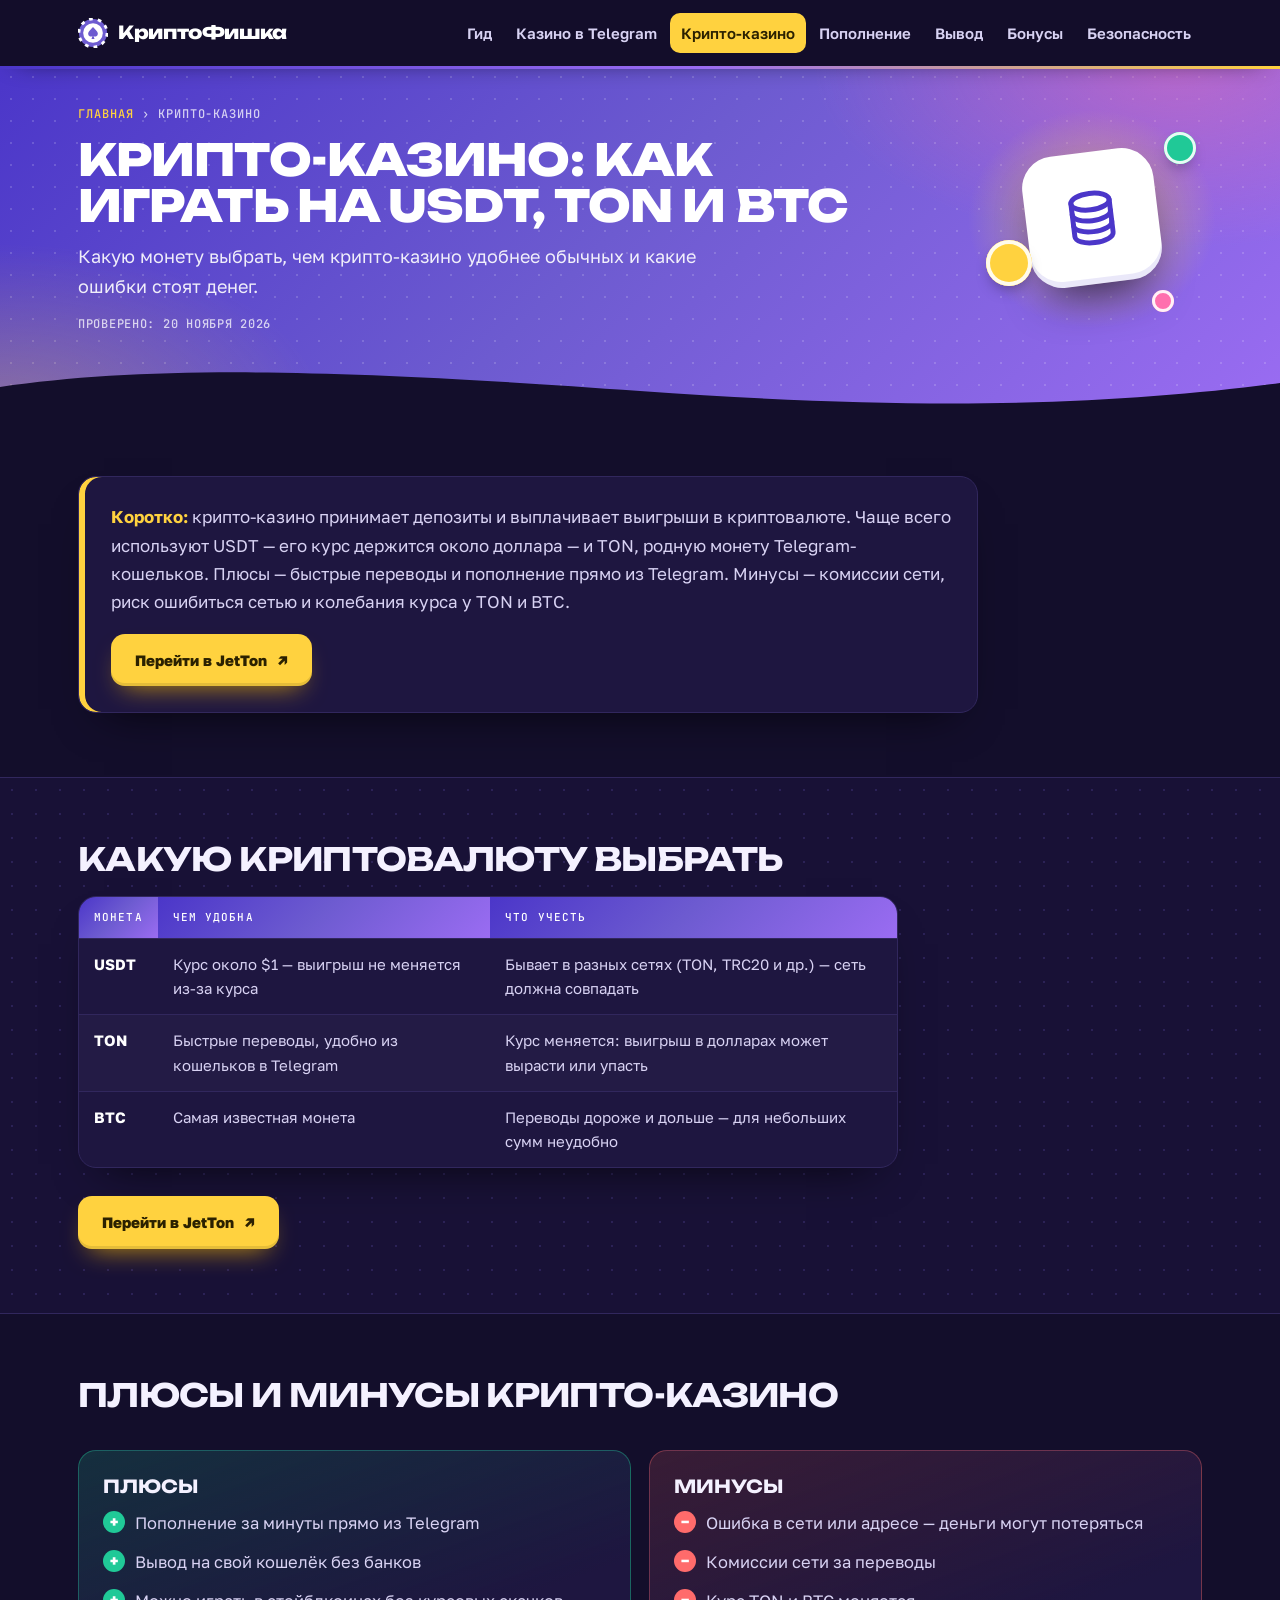
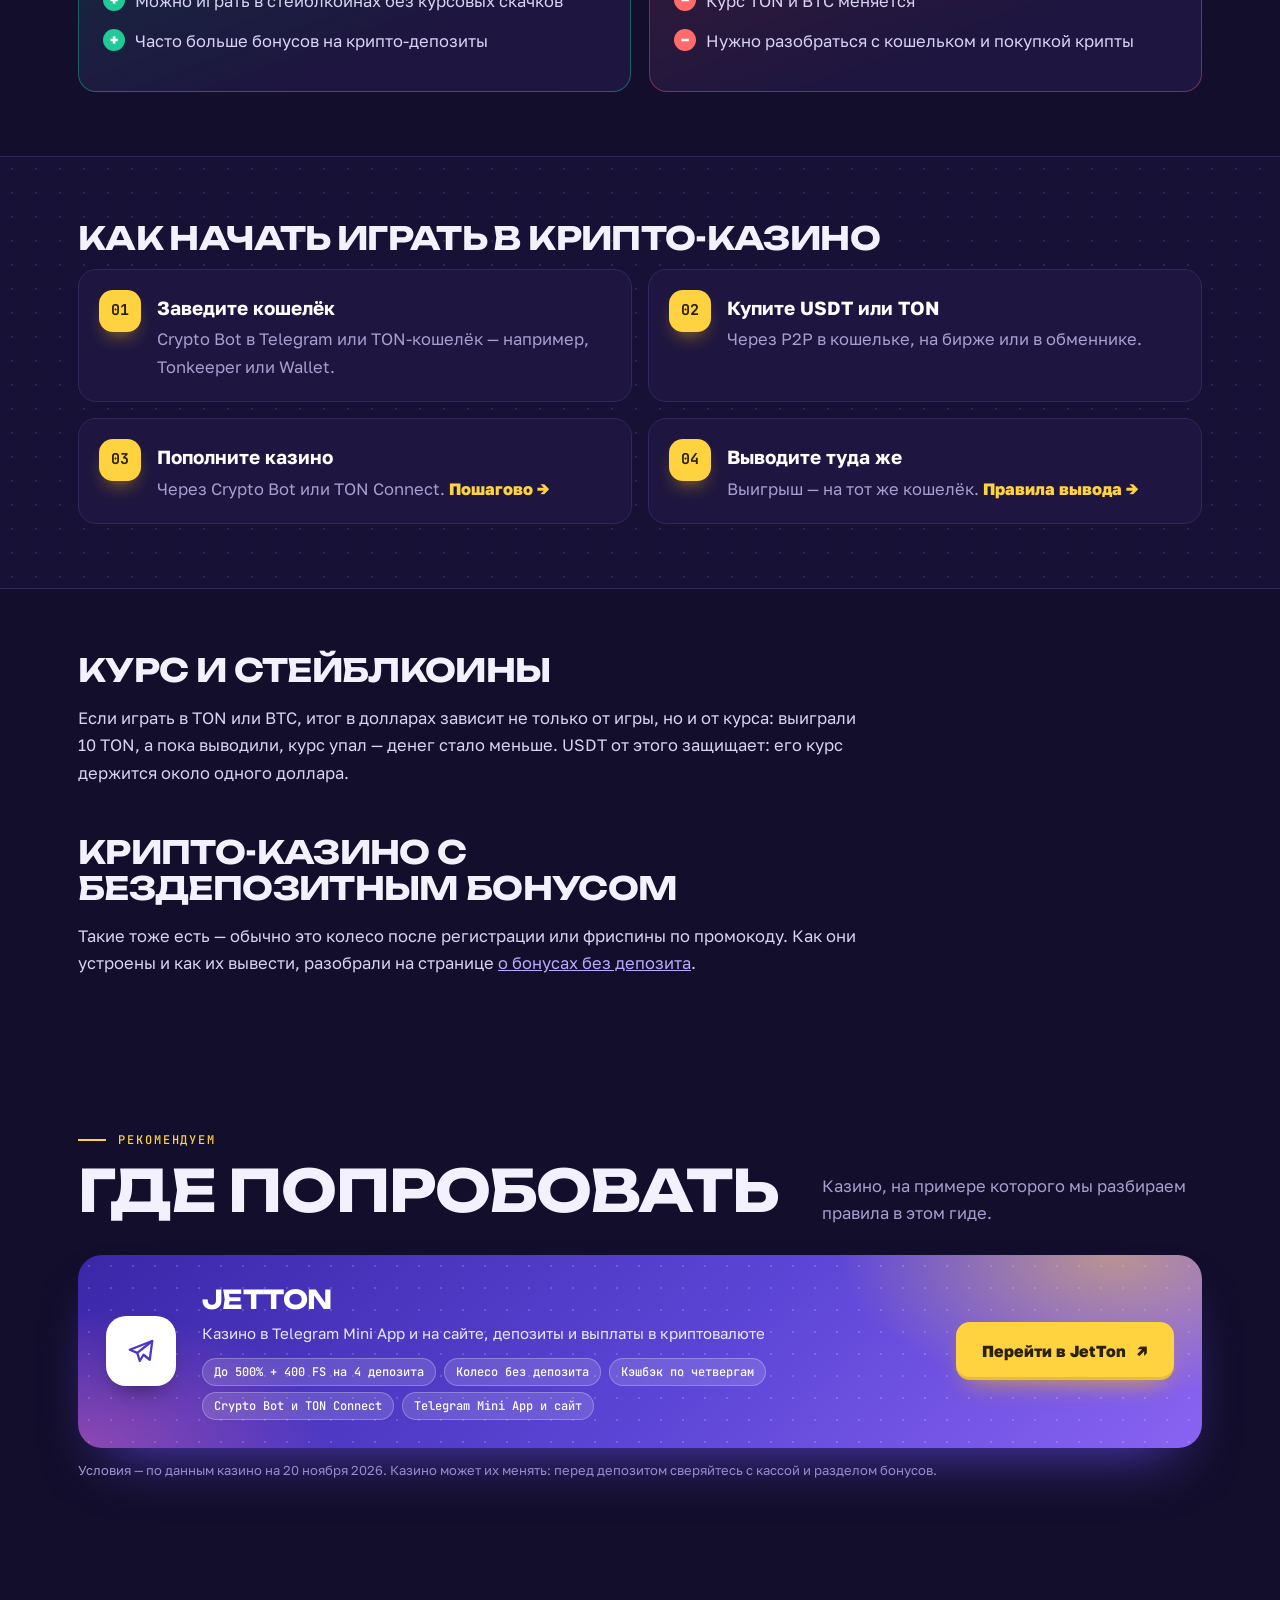
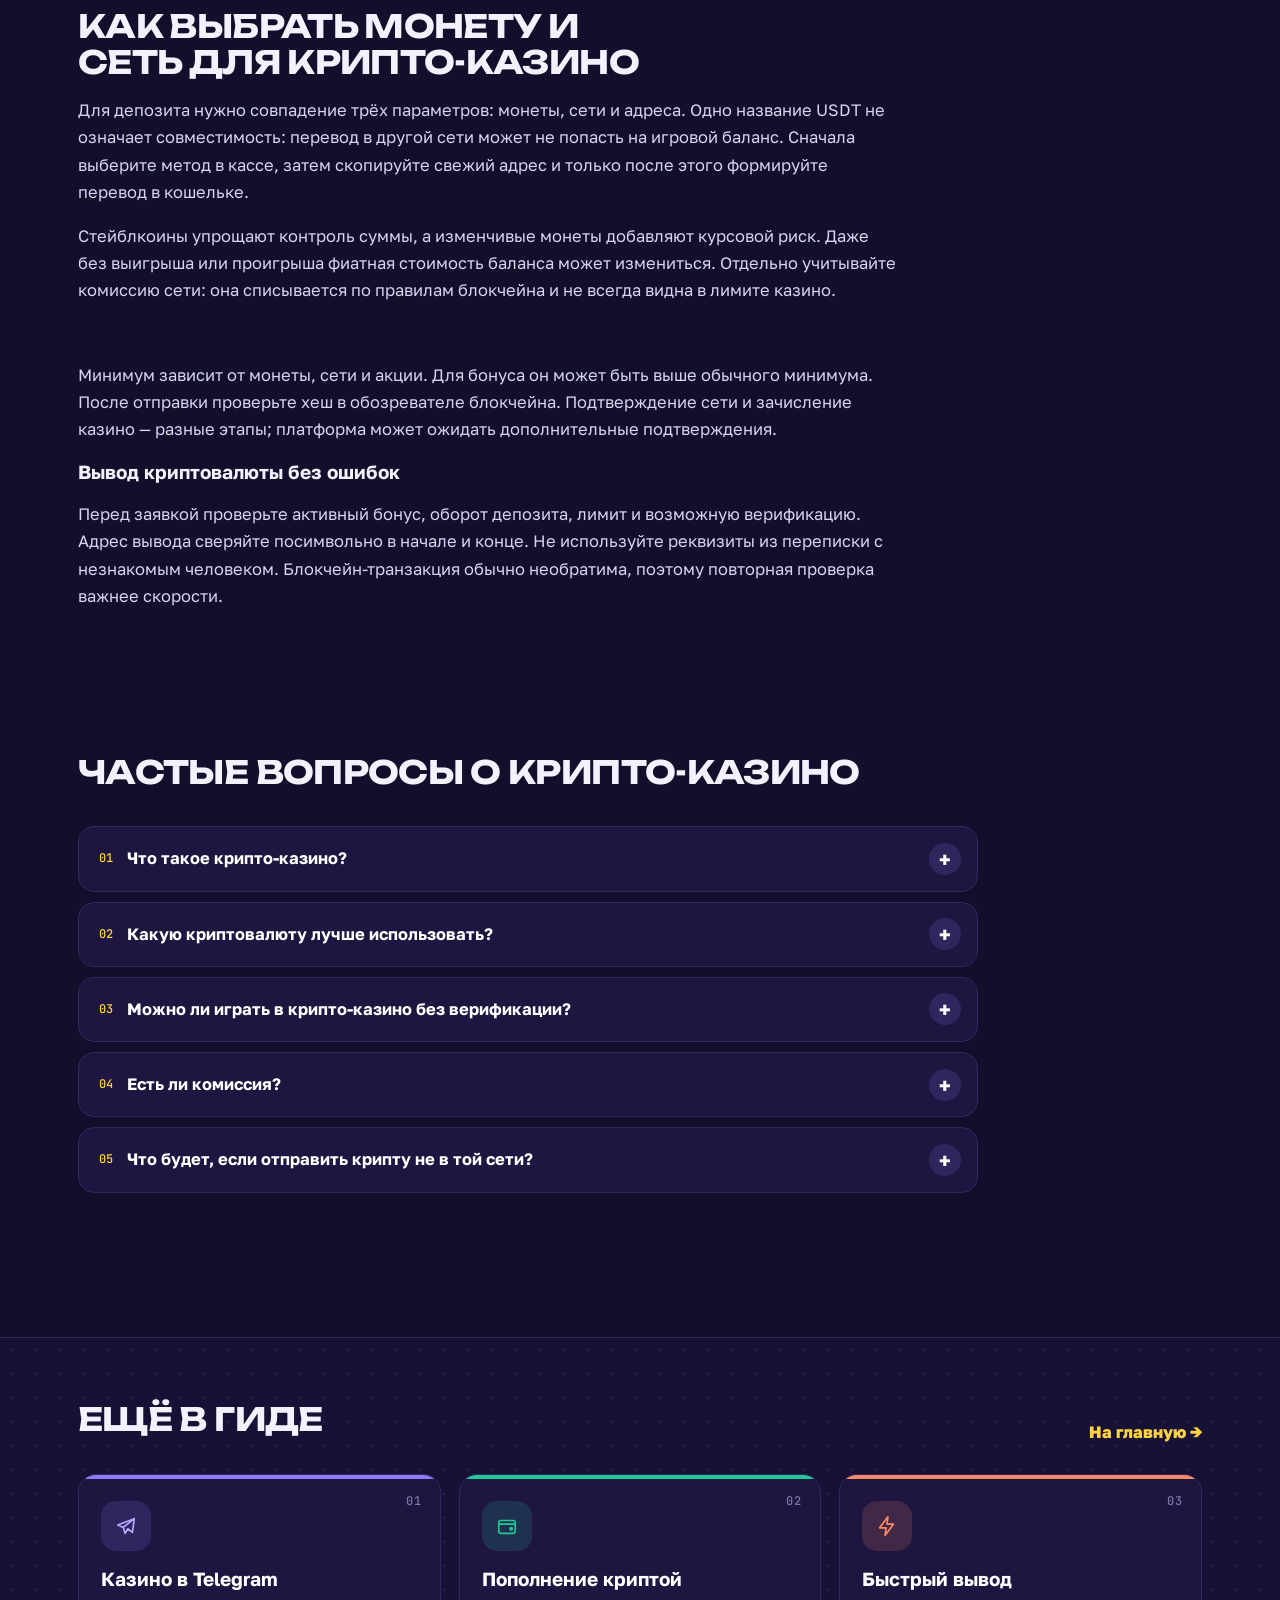
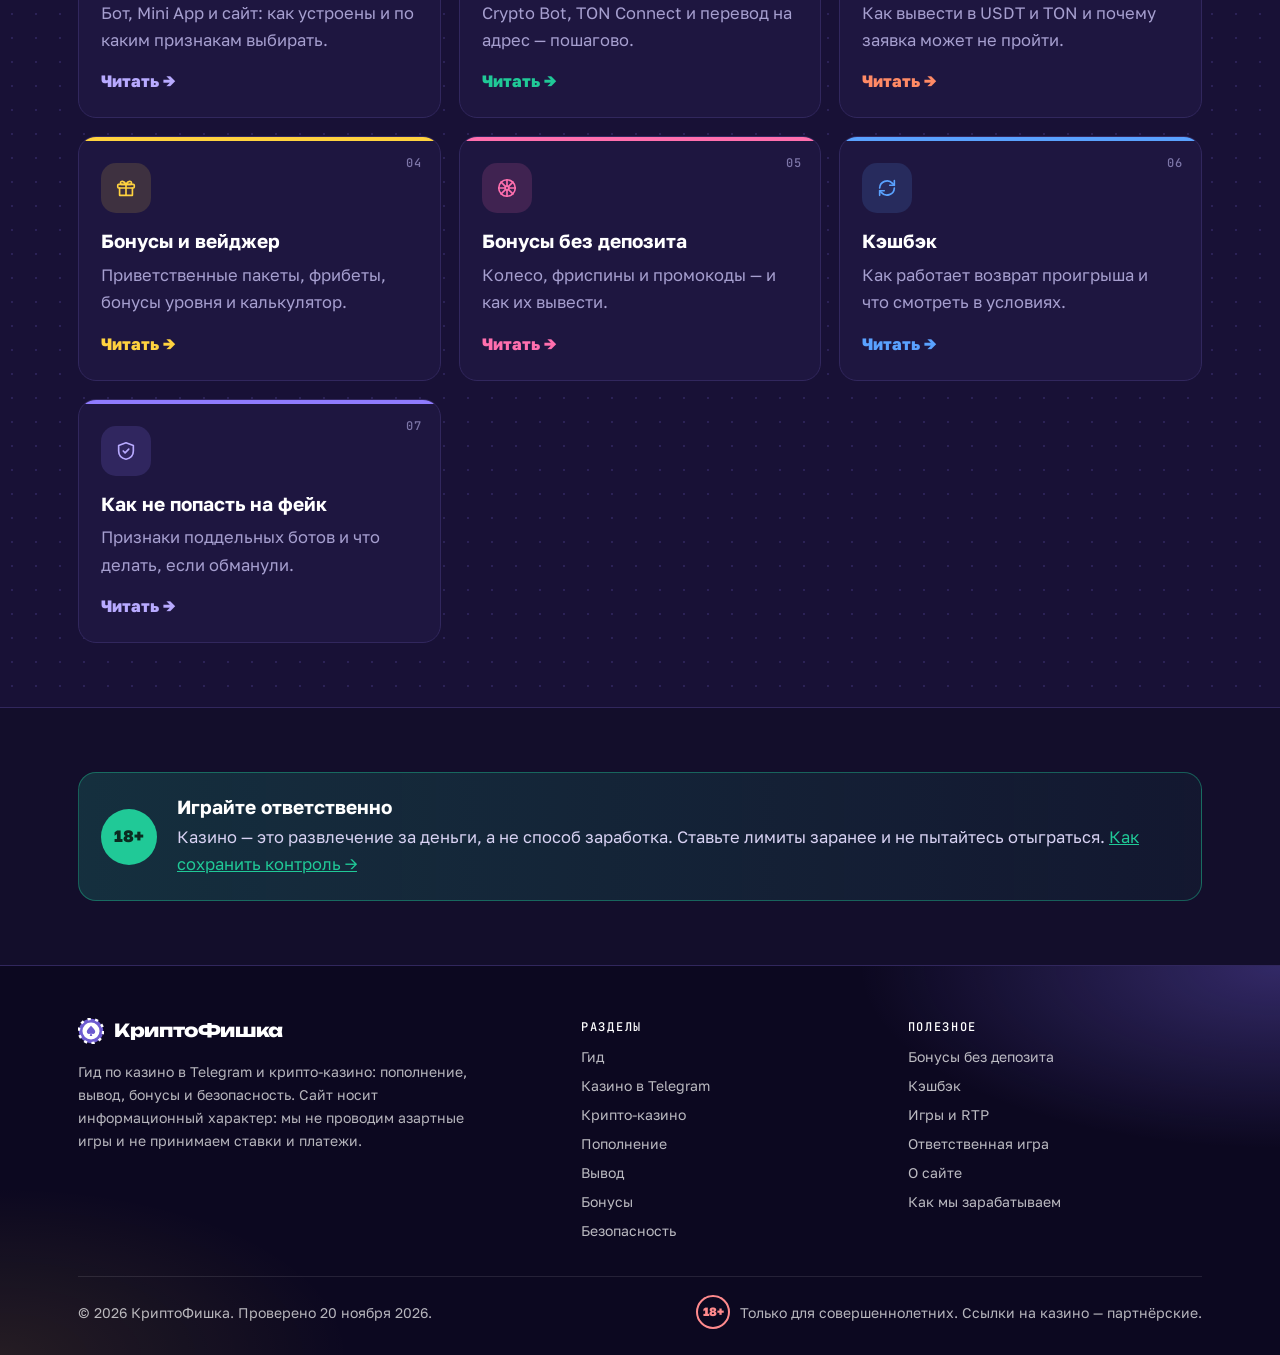
<file: kripto-kazino.html>
<!doctype html>
<html lang="ru">
<head>
<meta charset="utf-8">
<meta name="viewport" content="width=device-width, initial-scale=1, viewport-fit=cover">
<title>Крипто-казино 2026: игра на USDT, TON и BTC | КриптоФишка</title>
<meta name="description" content="Как играть в крипто-казино: какую монету выбрать, плюсы и минусы, комиссии и ошибки при переводах.">
<meta name="robots" content="index, follow">
<link rel="canonical" href="https://tonfishka.ru/kripto-kazino.html">
<meta property="og:type" content="article">
<meta property="og:site_name" content="КриптоФишка">
<meta property="og:title" content="Крипто-казино 2026: игра на USDT, TON и BTC | КриптоФишка">
<meta property="og:description" content="Как играть в крипто-казино: какую монету выбрать, плюсы и минусы, комиссии и ошибки при переводах.">
<meta property="og:url" content="https://tonfishka.ru/kripto-kazino.html">
<meta property="og:locale" content="ru_RU">
<meta name="theme-color" content="#130e2b">
<link rel="icon" href="favicon.svg" type="image/svg+xml">
<link rel="preconnect" href="https://fonts.googleapis.com">
<link rel="preconnect" href="https://fonts.gstatic.com" crossorigin>
<link rel="stylesheet" href="https://fonts.googleapis.com/css2?family=Golos+Text:wght@400;500;600;700&amp;family=JetBrains+Mono:wght@400;500&amp;family=Unbounded:wght@600;700;800&amp;display=swap">
<link rel="stylesheet" href="style.css?v=20261120">
<script>document.documentElement.classList.add('js');setTimeout(function(){if(!window.__rv)document.documentElement.classList.add('rv-off')},2500)</script>
<script type="application/ld+json">{"@context":"https://schema.org","@type":"BreadcrumbList","itemListElement":[{"@type":"ListItem","position":1,"name":"Главная","item":"https://tonfishka.ru/"},{"@type":"ListItem","position":2,"name":"Крипто-казино","item":"https://tonfishka.ru/kripto-kazino.html"}]}</script>
<script type="application/ld+json">{"@context":"https://schema.org","@type":"Article","headline":"Крипто-казино 2026: игра на USDT, TON и BTC","description":"Как играть в крипто-казино: какую монету выбрать, плюсы и минусы, комиссии и ошибки при переводах.","inLanguage":"ru","mainEntityOfPage":"https://tonfishka.ru/kripto-kazino.html","datePublished":"2026-11-20","dateModified":"2026-11-20","author":{"@type":"Organization","name":"КриптоФишка","url":"https://tonfishka.ru/","logo":"https://tonfishka.ru/favicon.svg"},"publisher":{"@type":"Organization","name":"КриптоФишка","url":"https://tonfishka.ru/","logo":"https://tonfishka.ru/favicon.svg"}}</script>
<script type="application/ld+json">{"@context":"https://schema.org","@type":"FAQPage","mainEntity":[{"@type":"Question","name":"Что такое крипто-казино?","acceptedAnswer":{"@type":"Answer","text":"Онлайн-казино, которое принимает депозиты и выплачивает выигрыши в криптовалюте — чаще всего в USDT, TON и BTC. Многие из них работают и в Telegram."}},{"@type":"Question","name":"Какую криптовалюту лучше использовать?","acceptedAnswer":{"@type":"Answer","text":"Для большинства — USDT: его курс держится около одного доллара, поэтому выигрыш не «плывёт». TON удобен для переводов внутри Telegram, но его курс меняется."}},{"@type":"Question","name":"Можно ли играть в крипто-казино без верификации?","acceptedAnswer":{"@type":"Answer","text":"Зарегистрироваться обычно можно без документов, но казино вправе запросить проверку позже — например, перед выводом. Это стоит учитывать заранее."}},{"@type":"Question","name":"Есть ли комиссия?","acceptedAnswer":{"@type":"Answer","text":"Есть комиссия сети за перевод, а при выводе казино может удерживать свою — её показывают в форме вывода перед подтверждением."}},{"@type":"Question","name":"Что будет, если отправить крипту не в той сети?","acceptedAnswer":{"@type":"Answer","text":"Перевод может не зачислиться и потеряться. Всегда сверяйте сеть в кассе казино и в кошельке — например, USDT бывает в сетях TON, TRC20 и других."}}]}</script>

</head>
<body class="has-sticky">
<a class="skip" href="#main">К содержимому</a>
<header class="hdr"><div class="wrap hdr-in">
  <a class="logo" href="index.html"><svg viewBox="0 0 32 32" width="30" height="30" aria-hidden="true"><circle cx="16" cy="16" r="15" fill="#6d5bd0"/><circle cx="16" cy="16" r="15" fill="none" stroke="#ffffff" stroke-width="3" stroke-dasharray="4 5.425"/><circle cx="16" cy="16" r="10.5" fill="#ffffff"/><path d="M16 9.5c2.2 2.8 5.2 4.6 5.2 7.4a2.9 2.9 0 0 1-4.6 2.3l1 3.1h-3.2l1-3.1a2.9 2.9 0 0 1-4.6-2.3c0-2.8 3-4.6 5.2-7.4z" fill="#6d5bd0"/></svg><span>КриптоФишка</span></a>
  <button class="burger" type="button" aria-label="Меню" aria-expanded="false"><span></span><span></span><span></span></button>
  <nav class="nav" aria-label="Разделы"><a href="index.html">Гид</a><a href="telegram-kazino.html">Казино в Telegram</a><a href="kripto-kazino.html" aria-current="page">Крипто-казино</a><a href="popolnenie.html">Пополнение</a><a href="vyvod.html">Вывод</a><a href="bonusy.html">Бонусы</a><a href="bezopasnost.html">Безопасность</a></nav>
</div></header>
<main id="main">
<section class="page-head"><div class="wrap ph-grid">
  <div class="ph-text">
    <nav class="crumbs" aria-label="Навигация"><a href="index.html">Главная</a><span>›</span><span>Крипто-казино</span></nav>
    <h1>Крипто-казино: как играть на USDT, TON и BTC</h1>
    <p class="lead">Какую монету выбрать, чем крипто-казино удобнее обычных и какие ошибки стоят денег.</p>
    <p class="upd">Проверено: 20 ноября 2026</p>
  </div>
  <div class="ph-art" aria-hidden="true"><div class="ph-glow"></div><div class="ph-tile"><svg viewBox="0 0 24 24" width="66" height="66" fill="none" stroke="currentColor" stroke-width="1.8" stroke-linecap="round" stroke-linejoin="round" aria-hidden="true"><ellipse cx="12" cy="6" rx="7" ry="3"/><path d="M5 6v4c0 1.7 3.1 3 7 3s7-1.3 7-3V6"/><path d="M5 10v4c0 1.7 3.1 3 7 3s7-1.3 7-3v-4"/><path d="M5 14v4c0 1.7 3.1 3 7 3s7-1.3 7-3v-4"/></svg></div><span class="chip c1"></span><span class="chip c2"></span><span class="chip c3"></span></div>
</div></section>

<section class="sec"><div class="wrap">
  <div class="answer">
    <p><b>Коротко:</b> крипто-казино принимает депозиты и выплачивает выигрыши в криптовалюте. Чаще всего используют USDT — его курс держится около доллара — и TON, родную монету Telegram-кошельков. Плюсы — быстрые переводы и пополнение прямо из Telegram. Минусы — комиссии сети, риск ошибиться сетью и колебания курса у TON и BTC.</p>
    <div class="btns"><a class="btn" href="go.html?p=kripto-kazino&amp;b=top" rel="nofollow sponsored" target="_blank">Перейти в JetTon <span class="arr">↗</span></a></div>
  </div>
</div></section>

<section class="sec alt"><div class="wrap prose">
  <h2>Какую криптовалюту выбрать</h2>
  <div class="tbl-wrap"><table class="tbl plain stack"><thead><tr><th>Монета</th><th>Чем удобна</th><th>Что учесть</th></tr></thead><tbody><tr><td>USDT</td><td data-label="Чем удобна">Курс около $1 — выигрыш не меняется из-за курса</td><td data-label="Что учесть">Бывает в разных сетях (TON, TRC20 и др.) — сеть должна совпадать</td></tr><tr><td>TON</td><td data-label="Чем удобна">Быстрые переводы, удобно из кошельков в Telegram</td><td data-label="Что учесть">Курс меняется: выигрыш в долларах может вырасти или упасть</td></tr><tr><td>BTC</td><td data-label="Чем удобна">Самая известная монета</td><td data-label="Что учесть">Переводы дороже и дольше — для небольших сумм неудобно</td></tr></tbody></table></div>
  <div class="btns"><a class="btn" href="go.html?p=kripto-kazino&amp;b=mid" rel="nofollow sponsored" target="_blank">Перейти в JetTon <span class="arr">↗</span></a></div>
</div></section>

<section class="sec"><div class="wrap">
  <div class="sec-head"><div><h2>Плюсы и минусы крипто-казино</h2></div></div>
  <div class="pc"><div class="pc-plus"><h3>Плюсы</h3><ul><li>Пополнение за минуты прямо из Telegram</li><li>Вывод на свой кошелёк без банков</li><li>Можно играть в стейблкоинах без курсовых скачков</li><li>Часто больше бонусов на крипто-депозиты</li></ul></div><div class="pc-minus"><h3>Минусы</h3><ul><li>Ошибка в сети или адресе — деньги могут потеряться</li><li>Комиссии сети за переводы</li><li>Курс TON и BTC меняется</li><li>Нужно разобраться с кошельком и покупкой крипты</li></ul></div></div>
</div></section>

<section class="sec alt"><div class="wrap">
  <div class="prose"><h2>Как начать играть в крипто-казино</h2></div>
  <ol class="steps "><li><h3>Заведите кошелёк</h3><p>Crypto Bot в Telegram или TON-кошелёк — например, Tonkeeper или Wallet.</p></li><li><h3>Купите USDT или TON</h3><p>Через P2P в кошельке, на бирже или в обменнике.</p></li><li><h3>Пополните казино</h3><p>Через Crypto Bot или TON Connect. <a href="popolnenie.html">Пошагово →</a></p></li><li><h3>Выводите туда же</h3><p>Выигрыш — на тот же кошелёк. <a href="vyvod.html">Правила вывода →</a></p></li></ol>
</div></section>

<section class="sec"><div class="wrap prose">
  <h2>Курс и стейблкоины</h2>
  <p>Если играть в TON или BTC, итог в долларах зависит не только от игры, но и от курса: выиграли 10&nbsp;TON, а пока
  выводили, курс упал — денег стало меньше. USDT от этого защищает: его курс держится около одного доллара.</p>
  <h2>Крипто-казино с бездепозитным бонусом</h2>
  <p>Такие тоже есть — обычно это колесо после регистрации или фриспины по промокоду. Как они устроены и как их вывести,
  разобрали на странице <a href="bez-depozita.html">о бонусах без депозита</a>.</p>
</div></section>

<section class="sec"><div class="wrap">
  <div class="sec-head big"><div><span class="eyebrow">рекомендуем</span><h2>Где попробовать</h2></div>
  <p>Казино, на примере которого мы разбираем правила в этом гиде.</p></div>
  <div class="offer">
    <div class="offer-mark"><svg viewBox="0 0 24 24" width="30" height="30" fill="none" stroke="currentColor" stroke-width="1.8" stroke-linecap="round" stroke-linejoin="round" aria-hidden="true"><path d="M21 4L3 11l6 2.5L11 20l3-5 5 4z"/><path d="M9 13.5L21 4"/></svg></div>
    <div><h3>JetTon</h3><p class="sub">Казино в Telegram Mini App и на сайте, депозиты и выплаты в криптовалюте</p><ul><li>До 500% + 400 FS на 4 депозита</li><li>Колесо без депозита</li><li>Кэшбэк по четвергам</li><li>Crypto Bot и TON Connect</li><li>Telegram Mini App и сайт</li></ul></div>
    <a class="btn" href="go.html?p=kripto-kazino&amp;b=mid" rel="nofollow sponsored" target="_blank">Перейти в JetTon <span class="arr">↗</span></a>
  </div>
  <p class="offer-note">Условия — по данным казино на 20 ноября 2026. Казино может их менять: перед депозитом сверяйтесь с кассой и разделом бонусов.</p>
</div></section>


<section class="sec"><div class="wrap prose">
  <h2>Как выбрать монету и сеть для крипто-казино</h2>
  <p>Для депозита нужно совпадение трёх параметров: монеты, сети и адреса. Одно название USDT не означает совместимость: перевод в другой сети может не попасть на игровой баланс. Сначала выберите метод в кассе, затем скопируйте свежий адрес и только после этого формируйте перевод в кошельке.</p>
  <p>Стейблкоины упрощают контроль суммы, а изменчивые монеты добавляют курсовой риск. Даже без выигрыша или проигрыша фиатная стоимость баланса может измениться. Отдельно учитывайте комиссию сети: она списывается по правилам блокчейна и не всегда видна в лимите казино.</p>
  <h3>Минимальный депозит и подтверждения</h3>
  <p>Минимум зависит от монеты, сети и акции. Для бонуса он может быть выше обычного минимума. После отправки проверьте хеш в обозревателе блокчейна. Подтверждение сети и зачисление казино — разные этапы; платформа может ожидать дополнительные подтверждения.</p>
  <h3>Вывод криптовалюты без ошибок</h3>
  <p>Перед заявкой проверьте активный бонус, оборот депозита, лимит и возможную верификацию. Адрес вывода сверяйте посимвольно в начале и конце. Не используйте реквизиты из переписки с незнакомым человеком. Блокчейн-транзакция обычно необратима, поэтому повторная проверка важнее скорости.</p>
</div></section>

<section class="sec"><div class="wrap">
  <div class="sec-head"><div><h2>Частые вопросы о крипто-казино</h2></div></div>
  <div class="faq"><details><summary>Что такое крипто-казино?</summary><div class="ans"><p>Онлайн-казино, которое принимает депозиты и выплачивает выигрыши в криптовалюте — чаще всего в USDT, TON и BTC. Многие из них работают и в Telegram.</p></div></details><details><summary>Какую криптовалюту лучше использовать?</summary><div class="ans"><p>Для большинства — USDT: его курс держится около одного доллара, поэтому выигрыш не «плывёт». TON удобен для переводов внутри Telegram, но его курс меняется.</p></div></details><details><summary>Можно ли играть в крипто-казино без верификации?</summary><div class="ans"><p>Зарегистрироваться обычно можно без документов, но казино вправе запросить проверку позже — например, перед выводом. Это стоит учитывать заранее.</p></div></details><details><summary>Есть ли комиссия?</summary><div class="ans"><p>Есть комиссия сети за перевод, а при выводе казино может удерживать свою — её показывают в форме вывода перед подтверждением.</p></div></details><details><summary>Что будет, если отправить крипту не в той сети?</summary><div class="ans"><p>Перевод может не зачислиться и потеряться. Всегда сверяйте сеть в кассе казино и в кошельке — например, USDT бывает в сетях TON, TRC20 и других.</p></div></details></div>
  <div class="btns"><a class="btn" href="go.html?p=kripto-kazino&amp;b=bottom" rel="nofollow sponsored" target="_blank">Перейти в JetTon <span class="arr">↗</span></a></div>
</div></section>

<section class="sec alt"><div class="wrap">
  <div class="sec-head"><div><h2>Ещё в гиде</h2></div><a class="more" href="index.html">На главную →</a></div>
  <div class="grid g3"><a class="card" href="telegram-kazino.html"><div class="ico"><svg viewBox="0 0 24 24" width="22" height="22" fill="none" stroke="currentColor" stroke-width="1.8" stroke-linecap="round" stroke-linejoin="round" aria-hidden="true"><path d="M21 4L3 11l6 2.5L11 20l3-5 5 4z"/><path d="M9 13.5L21 4"/></svg></div><h3>Казино в Telegram</h3><p>Бот, Mini App и сайт: как устроены и по каким признакам выбирать.</p><span class="go">Читать →</span></a><a class="card" href="popolnenie.html"><div class="ico"><svg viewBox="0 0 24 24" width="22" height="22" fill="none" stroke="currentColor" stroke-width="1.8" stroke-linecap="round" stroke-linejoin="round" aria-hidden="true"><rect x="3" y="6" width="18" height="14" rx="2.5"/><path d="M3 10h18"/><circle cx="16.5" cy="15" r="1.2" fill="currentColor"/></svg></div><h3>Пополнение криптой</h3><p>Crypto Bot, TON Connect и перевод на адрес — пошагово.</p><span class="go">Читать →</span></a><a class="card" href="vyvod.html"><div class="ico"><svg viewBox="0 0 24 24" width="22" height="22" fill="none" stroke="currentColor" stroke-width="1.8" stroke-linecap="round" stroke-linejoin="round" aria-hidden="true"><path d="M13 2L4 14h7l-1 8 9-12h-7z"/></svg></div><h3>Быстрый вывод</h3><p>Как вывести в USDT и TON и почему заявка может не пройти.</p><span class="go">Читать →</span></a><a class="card" href="bonusy.html"><div class="ico"><svg viewBox="0 0 24 24" width="22" height="22" fill="none" stroke="currentColor" stroke-width="1.8" stroke-linecap="round" stroke-linejoin="round" aria-hidden="true"><rect x="3" y="8" width="18" height="4" rx="1"/><path d="M5 12v8h14v-8M12 8v12M12 8C10 4 6 4 6 6.5S9 8 12 8zm0 0c2-4 6-4 6-1.5S15 8 12 8z"/></svg></div><h3>Бонусы и вейджер</h3><p>Приветственные пакеты, фрибеты, бонусы уровня и калькулятор.</p><span class="go">Читать →</span></a><a class="card" href="bez-depozita.html"><div class="ico"><svg viewBox="0 0 24 24" width="22" height="22" fill="none" stroke="currentColor" stroke-width="1.8" stroke-linecap="round" stroke-linejoin="round" aria-hidden="true"><circle cx="12" cy="12" r="9"/><circle cx="12" cy="12" r="2"/><path d="M12 3v7M12 14v7M3 12h7M14 12h7M5.6 5.6l4.9 4.9M13.5 13.5l4.9 4.9M18.4 5.6l-4.9 4.9M10.5 13.5l-4.9 4.9"/></svg></div><h3>Бонусы без депозита</h3><p>Колесо, фриспины и промокоды — и как их вывести.</p><span class="go">Читать →</span></a><a class="card" href="keshbek.html"><div class="ico"><svg viewBox="0 0 24 24" width="22" height="22" fill="none" stroke="currentColor" stroke-width="1.8" stroke-linecap="round" stroke-linejoin="round" aria-hidden="true"><path d="M4 12a8 8 0 0 1 14-5l2 2M20 12a8 8 0 0 1-14 5l-2-2"/><path d="M20 4v5h-5M4 20v-5h5"/></svg></div><h3>Кэшбэк</h3><p>Как работает возврат проигрыша и что смотреть в условиях.</p><span class="go">Читать →</span></a><a class="card" href="bezopasnost.html"><div class="ico"><svg viewBox="0 0 24 24" width="22" height="22" fill="none" stroke="currentColor" stroke-width="1.8" stroke-linecap="round" stroke-linejoin="round" aria-hidden="true"><path d="M12 3l8 3v6c0 5-3.5 8-8 9-4.5-1-8-4-8-9V6z"/><path d="M9 12l2 2 4-4"/></svg></div><h3>Как не попасть на фейк</h3><p>Признаки поддельных ботов и что делать, если обманули.</p><span class="go">Читать →</span></a></div>
</div></section>

<section class="sec"><div class="wrap">
  <div class="rg">
    <div class="age">18+</div>
    <div>
      <h3>Играйте ответственно</h3>
      <p>Казино — это развлечение за деньги, а не способ заработка. Ставьте лимиты заранее и не пытайтесь отыграться.
      <a href="responsible.html">Как сохранить контроль →</a></p>
    </div>
  </div>
</div></section>
</main>
<footer class="ftr"><div class="wrap">
  <div class="ftr-in">
    <div>
      <a class="logo" href="index.html"><svg viewBox="0 0 32 32" width="26" height="26" aria-hidden="true"><circle cx="16" cy="16" r="15" fill="#6d5bd0"/><circle cx="16" cy="16" r="15" fill="none" stroke="#ffffff" stroke-width="3" stroke-dasharray="4 5.425"/><circle cx="16" cy="16" r="10.5" fill="#ffffff"/><path d="M16 9.5c2.2 2.8 5.2 4.6 5.2 7.4a2.9 2.9 0 0 1-4.6 2.3l1 3.1h-3.2l1-3.1a2.9 2.9 0 0 1-4.6-2.3c0-2.8 3-4.6 5.2-7.4z" fill="#6d5bd0"/></svg><span>КриптоФишка</span></a>
      <p>Гид по казино в Telegram и крипто-казино: пополнение, вывод, бонусы и безопасность. Сайт носит информационный
      характер: мы не проводим азартные игры и не принимаем ставки и платежи.</p>
    </div>
    <div><h4>Разделы</h4><ul><li><a href="index.html">Гид</a></li><li><a href="telegram-kazino.html">Казино в Telegram</a></li><li><a href="kripto-kazino.html">Крипто-казино</a></li><li><a href="popolnenie.html">Пополнение</a></li><li><a href="vyvod.html">Вывод</a></li><li><a href="bonusy.html">Бонусы</a></li><li><a href="bezopasnost.html">Безопасность</a></li></ul></div>
    <div><h4>Полезное</h4><ul><li><a href="bez-depozita.html">Бонусы без депозита</a></li><li><a href="keshbek.html">Кэшбэк</a></li><li><a href="igry.html">Игры и RTP</a></li><li><a href="responsible.html">Ответственная игра</a></li><li><a href="o-sajte.html">О сайте</a></li><li><a href="o-sajte.html#money">Как мы зарабатываем</a></li></ul></div>
  </div>
  <div class="ftr-bot">
    <span>© 2026 КриптоФишка. Проверено 20 ноября 2026.</span>
    <span class="age-note"><span class="b18">18+</span> Только для совершеннолетних. Ссылки на казино — партнёрские.</span>
  </div>
</div></footer>
<div class="sticky-cta" id="sticky-cta"><a class="btn" href="go.html?p=kripto-kazino&amp;b=sticky" rel="nofollow sponsored" target="_blank">Перейти в JetTon <span class="arr">↗</span></a></div>
<script src="script.js?v=20261120" defer></script>
</body>
</html>
</file>
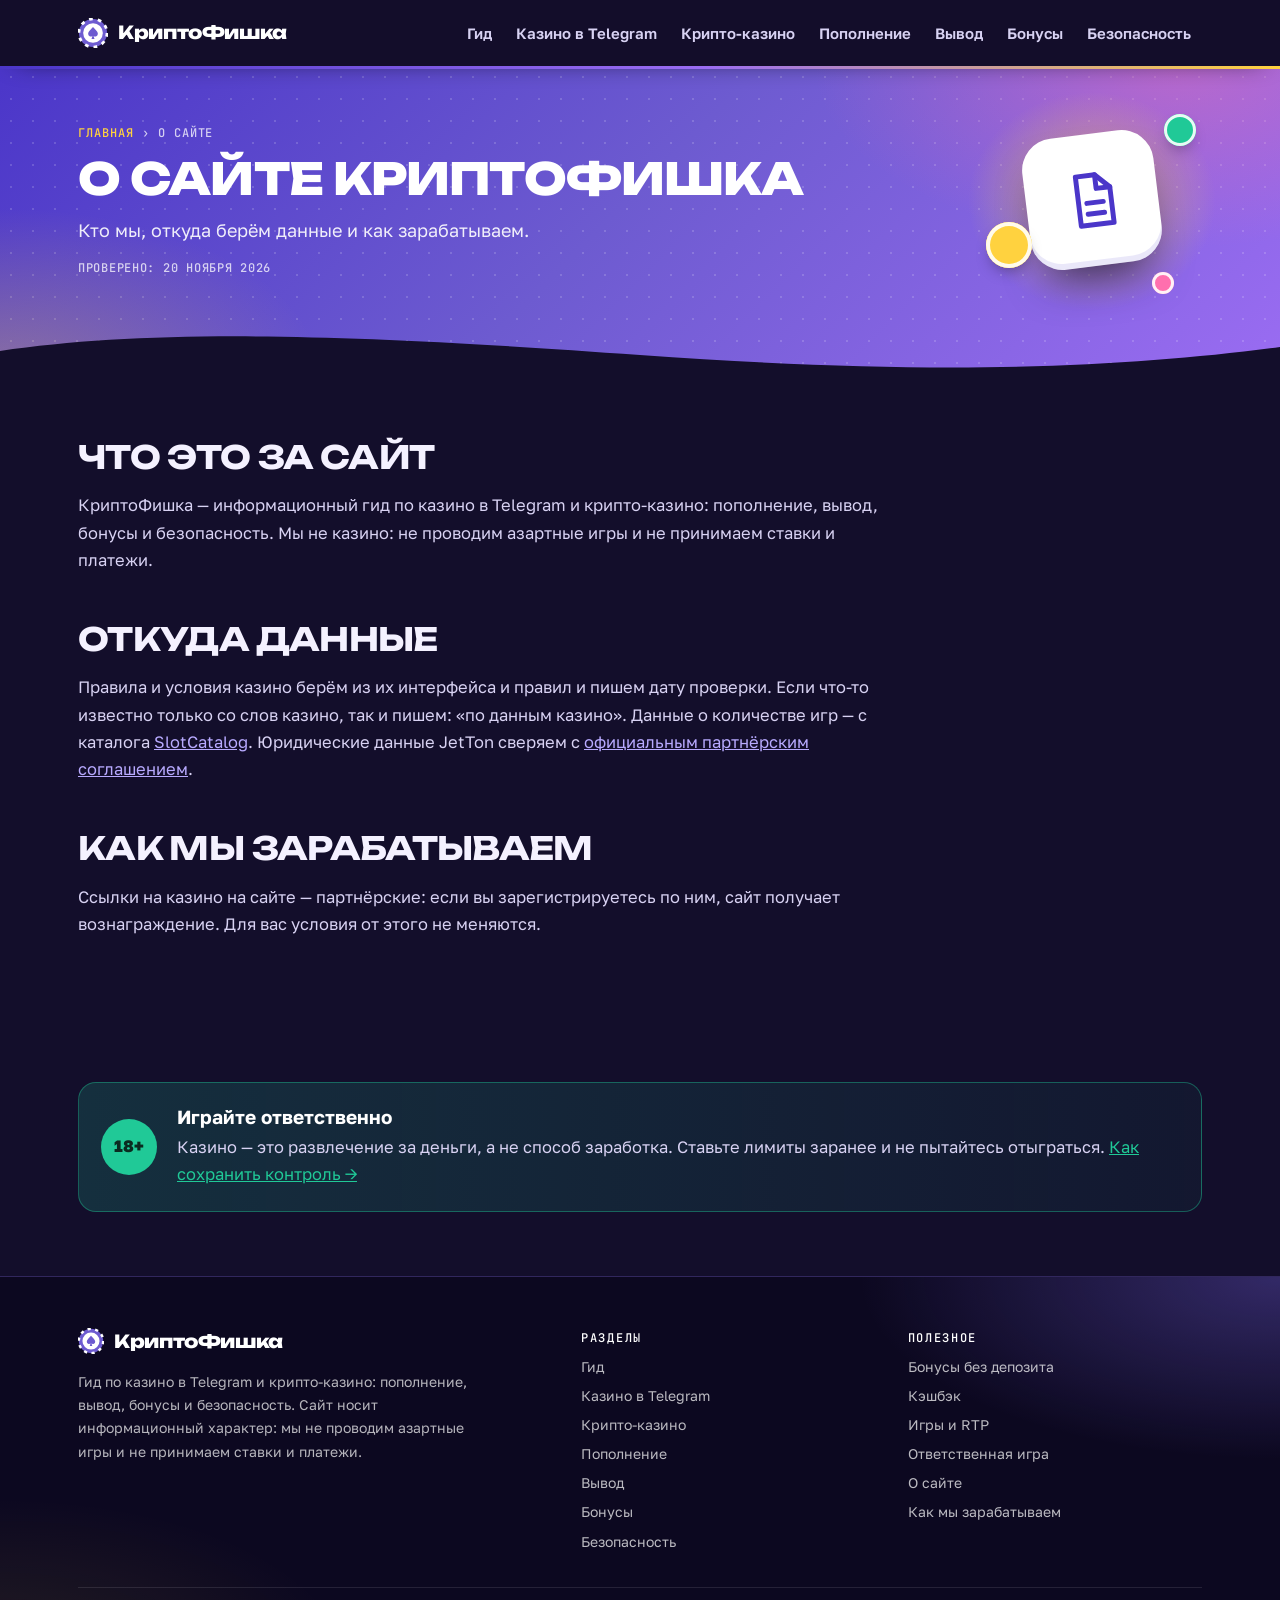
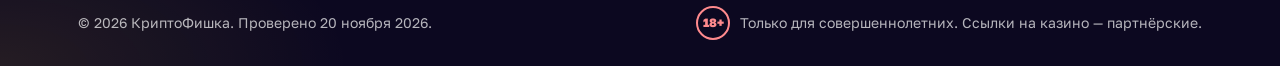
<file: o-sajte.html>
<!doctype html>
<html lang="ru">
<head>
<meta charset="utf-8">
<meta name="viewport" content="width=device-width, initial-scale=1, viewport-fit=cover">
<title>О сайте КриптоФишка | КриптоФишка</title>
<meta name="description" content="Кто делает гид по Telegram- и крипто-казино, откуда берутся данные и как зарабатывает сайт.">
<meta name="robots" content="index, follow">
<link rel="canonical" href="https://tonfishka.ru/o-sajte.html">
<meta property="og:type" content="article">
<meta property="og:site_name" content="КриптоФишка">
<meta property="og:title" content="О сайте КриптоФишка | КриптоФишка">
<meta property="og:description" content="Кто делает гид по Telegram- и крипто-казино, откуда берутся данные и как зарабатывает сайт.">
<meta property="og:url" content="https://tonfishka.ru/o-sajte.html">
<meta property="og:locale" content="ru_RU">
<meta name="theme-color" content="#130e2b">
<link rel="icon" href="favicon.svg" type="image/svg+xml">
<link rel="preconnect" href="https://fonts.googleapis.com">
<link rel="preconnect" href="https://fonts.gstatic.com" crossorigin>
<link rel="stylesheet" href="https://fonts.googleapis.com/css2?family=Golos+Text:wght@400;500;600;700&amp;family=JetBrains+Mono:wght@400;500&amp;family=Unbounded:wght@600;700;800&amp;display=swap">
<link rel="stylesheet" href="style.css?v=20261120">
<script>document.documentElement.classList.add('js');setTimeout(function(){if(!window.__rv)document.documentElement.classList.add('rv-off')},2500)</script>
<script type="application/ld+json">{"@context":"https://schema.org","@type":"BreadcrumbList","itemListElement":[{"@type":"ListItem","position":1,"name":"Главная","item":"https://tonfishka.ru/"},{"@type":"ListItem","position":2,"name":"О сайте","item":"https://tonfishka.ru/o-sajte.html"}]}</script>
<script type="application/ld+json">{"@context":"https://schema.org","@type":"Article","headline":"О сайте КриптоФишка","description":"Кто делает гид по Telegram- и крипто-казино, откуда берутся данные и как зарабатывает сайт.","inLanguage":"ru","mainEntityOfPage":"https://tonfishka.ru/o-sajte.html","datePublished":"2026-11-20","dateModified":"2026-11-20","author":{"@type":"Organization","name":"КриптоФишка","url":"https://tonfishka.ru/","logo":"https://tonfishka.ru/favicon.svg"},"publisher":{"@type":"Organization","name":"КриптоФишка","url":"https://tonfishka.ru/","logo":"https://tonfishka.ru/favicon.svg"}}</script>

</head>
<body>
<a class="skip" href="#main">К содержимому</a>
<header class="hdr"><div class="wrap hdr-in">
  <a class="logo" href="index.html"><svg viewBox="0 0 32 32" width="30" height="30" aria-hidden="true"><circle cx="16" cy="16" r="15" fill="#6d5bd0"/><circle cx="16" cy="16" r="15" fill="none" stroke="#ffffff" stroke-width="3" stroke-dasharray="4 5.425"/><circle cx="16" cy="16" r="10.5" fill="#ffffff"/><path d="M16 9.5c2.2 2.8 5.2 4.6 5.2 7.4a2.9 2.9 0 0 1-4.6 2.3l1 3.1h-3.2l1-3.1a2.9 2.9 0 0 1-4.6-2.3c0-2.8 3-4.6 5.2-7.4z" fill="#6d5bd0"/></svg><span>КриптоФишка</span></a>
  <button class="burger" type="button" aria-label="Меню" aria-expanded="false"><span></span><span></span><span></span></button>
  <nav class="nav" aria-label="Разделы"><a href="index.html">Гид</a><a href="telegram-kazino.html">Казино в Telegram</a><a href="kripto-kazino.html">Крипто-казино</a><a href="popolnenie.html">Пополнение</a><a href="vyvod.html">Вывод</a><a href="bonusy.html">Бонусы</a><a href="bezopasnost.html">Безопасность</a></nav>
</div></header>
<main id="main">
<section class="page-head"><div class="wrap ph-grid">
  <div class="ph-text">
    <nav class="crumbs" aria-label="Навигация"><a href="index.html">Главная</a><span>›</span><span>О сайте</span></nav>
    <h1>О сайте КриптоФишка</h1>
    <p class="lead">Кто мы, откуда берём данные и как зарабатываем.</p>
    <p class="upd">Проверено: 20 ноября 2026</p>
  </div>
  <div class="ph-art" aria-hidden="true"><div class="ph-glow"></div><div class="ph-tile"><svg viewBox="0 0 24 24" width="66" height="66" fill="none" stroke="currentColor" stroke-width="1.8" stroke-linecap="round" stroke-linejoin="round" aria-hidden="true"><path d="M7 3h7l5 5v13H7z"/><path d="M14 3v5h5M10 13h6M10 17h6"/></svg></div><span class="chip c1"></span><span class="chip c2"></span><span class="chip c3"></span></div>
</div></section>

<section class="sec"><div class="wrap prose">
  <h2>Что это за сайт</h2>
  <p>КриптоФишка — информационный гид по казино в Telegram и крипто-казино: пополнение, вывод, бонусы и безопасность. Мы не
  казино: не проводим азартные игры и не принимаем ставки и платежи.</p>
  <h2>Откуда данные</h2>
  <p>Правила и условия казино берём из их интерфейса и правил и пишем дату проверки. Если что-то известно только со слов
  казино, так и пишем: «по данным казино». Данные о количестве игр — с каталога <a href="https://slotcatalog.com/en/casino/jetton" target="_blank" rel="noopener noreferrer">SlotCatalog</a>. Юридические данные JetTon сверяем с <a href="https://jetton.partners/agreement" target="_blank" rel="noopener noreferrer">официальным партнёрским соглашением</a>.</p>
  <h2 id="money">Как мы зарабатываем</h2>
  <p>Ссылки на казино на сайте — партнёрские: если вы зарегистрируетесь по ним, сайт получает вознаграждение. Для вас
  условия от этого не меняются.</p>
</div></section>

<section class="sec"><div class="wrap">
  <div class="rg">
    <div class="age">18+</div>
    <div>
      <h3>Играйте ответственно</h3>
      <p>Казино — это развлечение за деньги, а не способ заработка. Ставьте лимиты заранее и не пытайтесь отыграться.
      <a href="responsible.html">Как сохранить контроль →</a></p>
    </div>
  </div>
</div></section>
</main>
<footer class="ftr"><div class="wrap">
  <div class="ftr-in">
    <div>
      <a class="logo" href="index.html"><svg viewBox="0 0 32 32" width="26" height="26" aria-hidden="true"><circle cx="16" cy="16" r="15" fill="#6d5bd0"/><circle cx="16" cy="16" r="15" fill="none" stroke="#ffffff" stroke-width="3" stroke-dasharray="4 5.425"/><circle cx="16" cy="16" r="10.5" fill="#ffffff"/><path d="M16 9.5c2.2 2.8 5.2 4.6 5.2 7.4a2.9 2.9 0 0 1-4.6 2.3l1 3.1h-3.2l1-3.1a2.9 2.9 0 0 1-4.6-2.3c0-2.8 3-4.6 5.2-7.4z" fill="#6d5bd0"/></svg><span>КриптоФишка</span></a>
      <p>Гид по казино в Telegram и крипто-казино: пополнение, вывод, бонусы и безопасность. Сайт носит информационный
      характер: мы не проводим азартные игры и не принимаем ставки и платежи.</p>
    </div>
    <div><h4>Разделы</h4><ul><li><a href="index.html">Гид</a></li><li><a href="telegram-kazino.html">Казино в Telegram</a></li><li><a href="kripto-kazino.html">Крипто-казино</a></li><li><a href="popolnenie.html">Пополнение</a></li><li><a href="vyvod.html">Вывод</a></li><li><a href="bonusy.html">Бонусы</a></li><li><a href="bezopasnost.html">Безопасность</a></li></ul></div>
    <div><h4>Полезное</h4><ul><li><a href="bez-depozita.html">Бонусы без депозита</a></li><li><a href="keshbek.html">Кэшбэк</a></li><li><a href="igry.html">Игры и RTP</a></li><li><a href="responsible.html">Ответственная игра</a></li><li><a href="o-sajte.html">О сайте</a></li><li><a href="o-sajte.html#money">Как мы зарабатываем</a></li></ul></div>
  </div>
  <div class="ftr-bot">
    <span>© 2026 КриптоФишка. Проверено 20 ноября 2026.</span>
    <span class="age-note"><span class="b18">18+</span> Только для совершеннолетних. Ссылки на казино — партнёрские.</span>
  </div>
</div></footer>

<script src="script.js?v=20261120" defer></script>
</body>
</html>
</file>
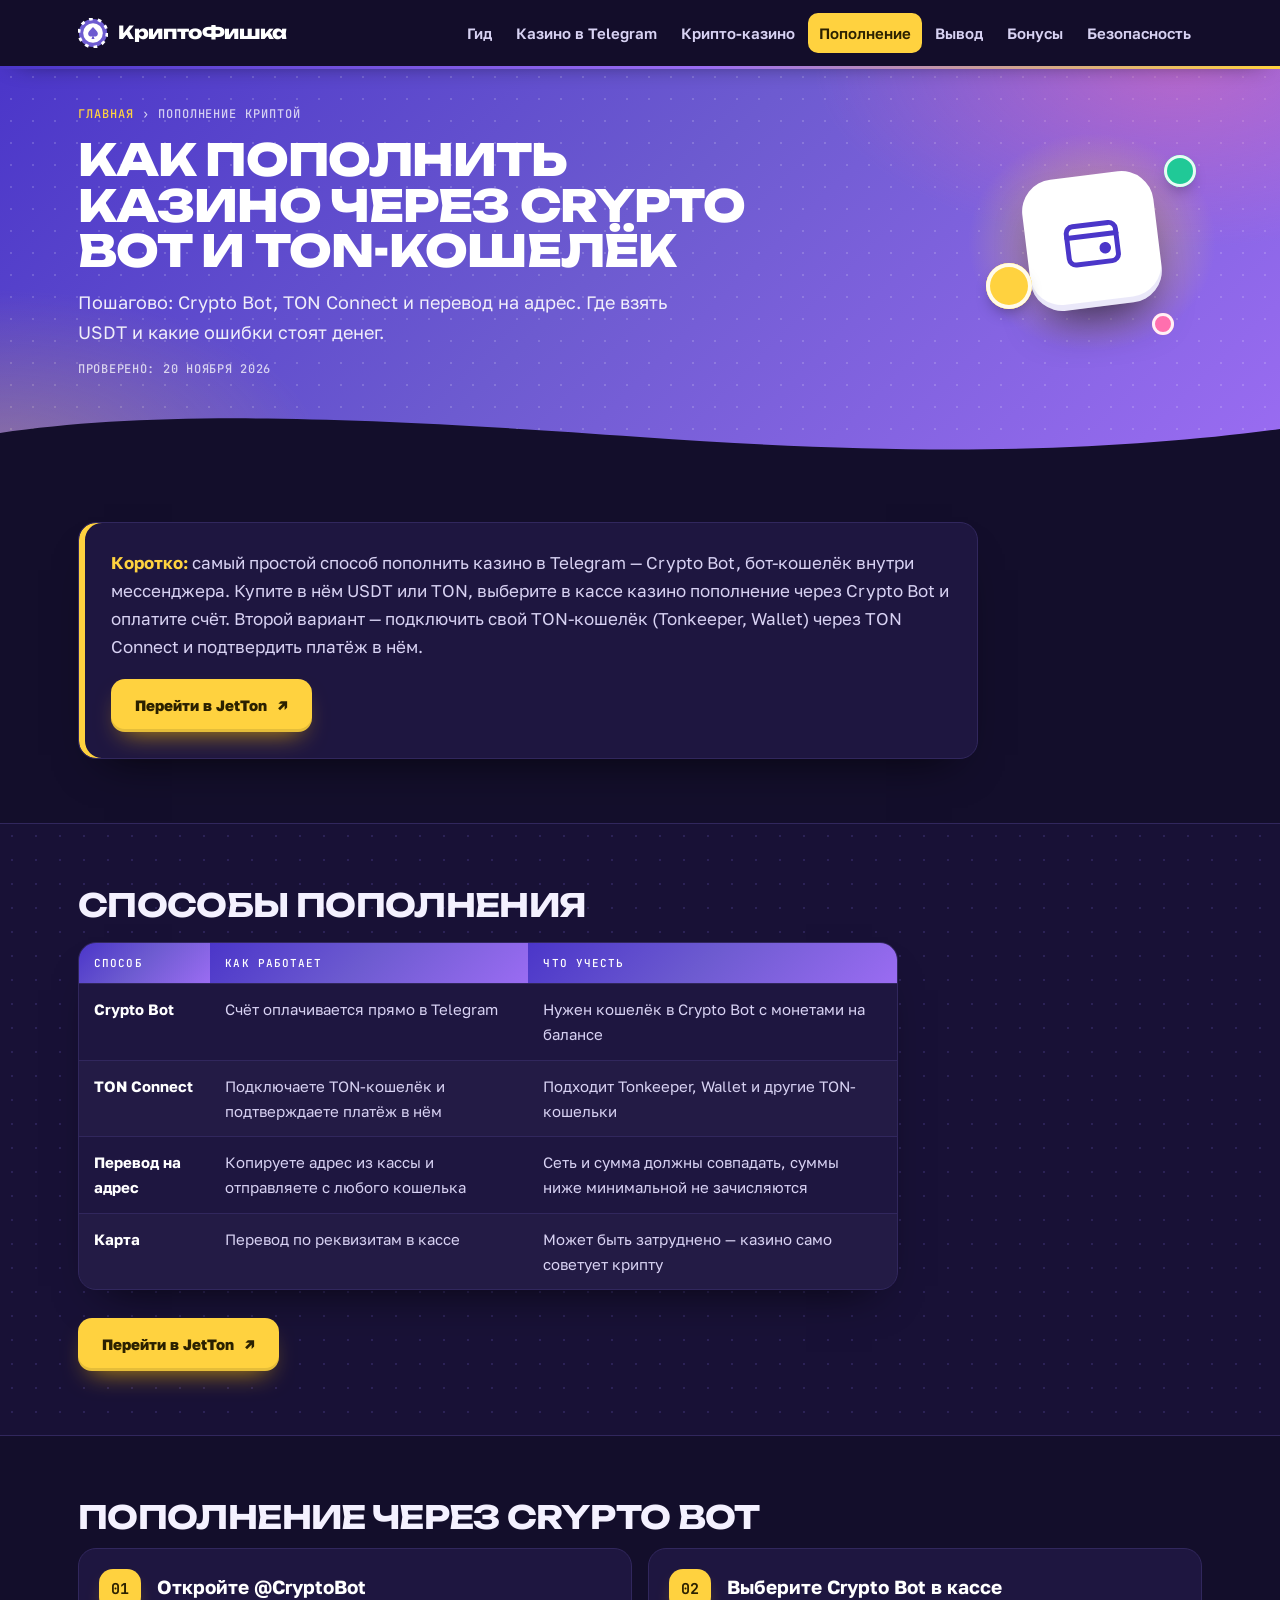
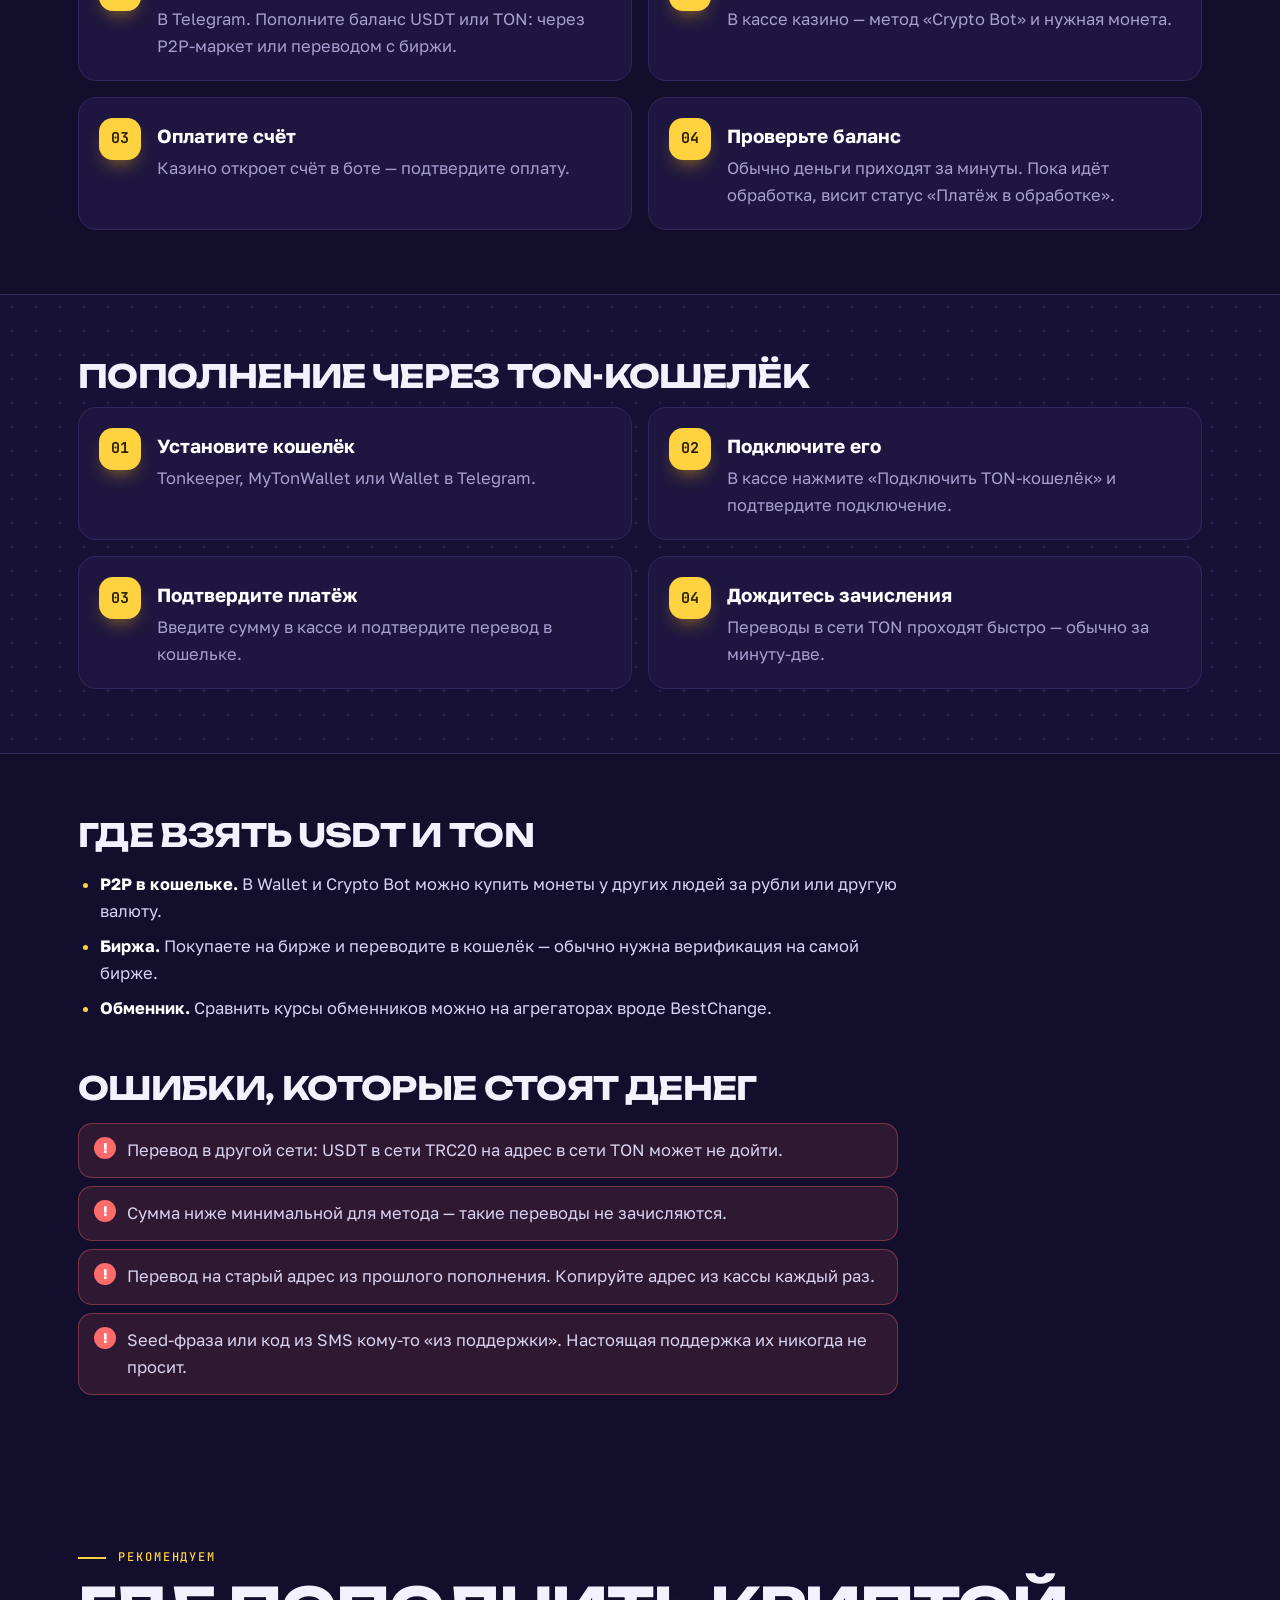
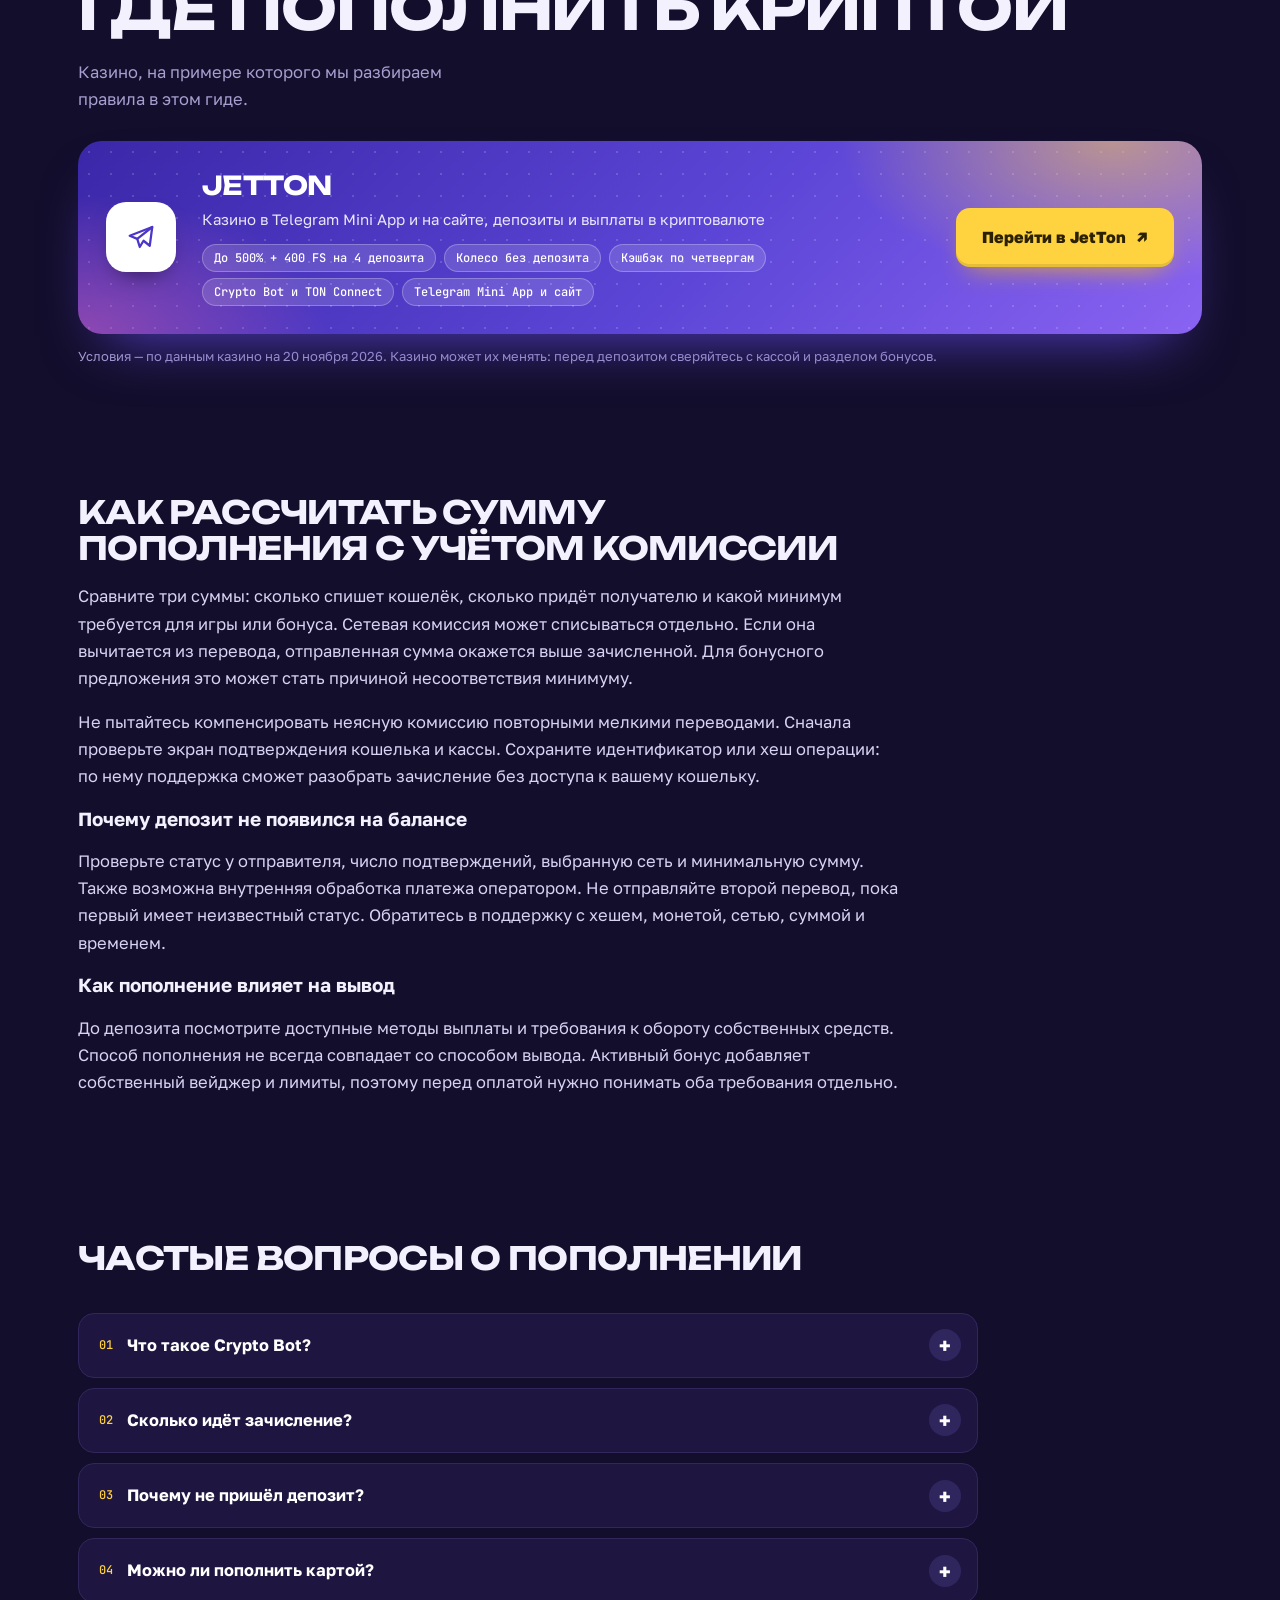
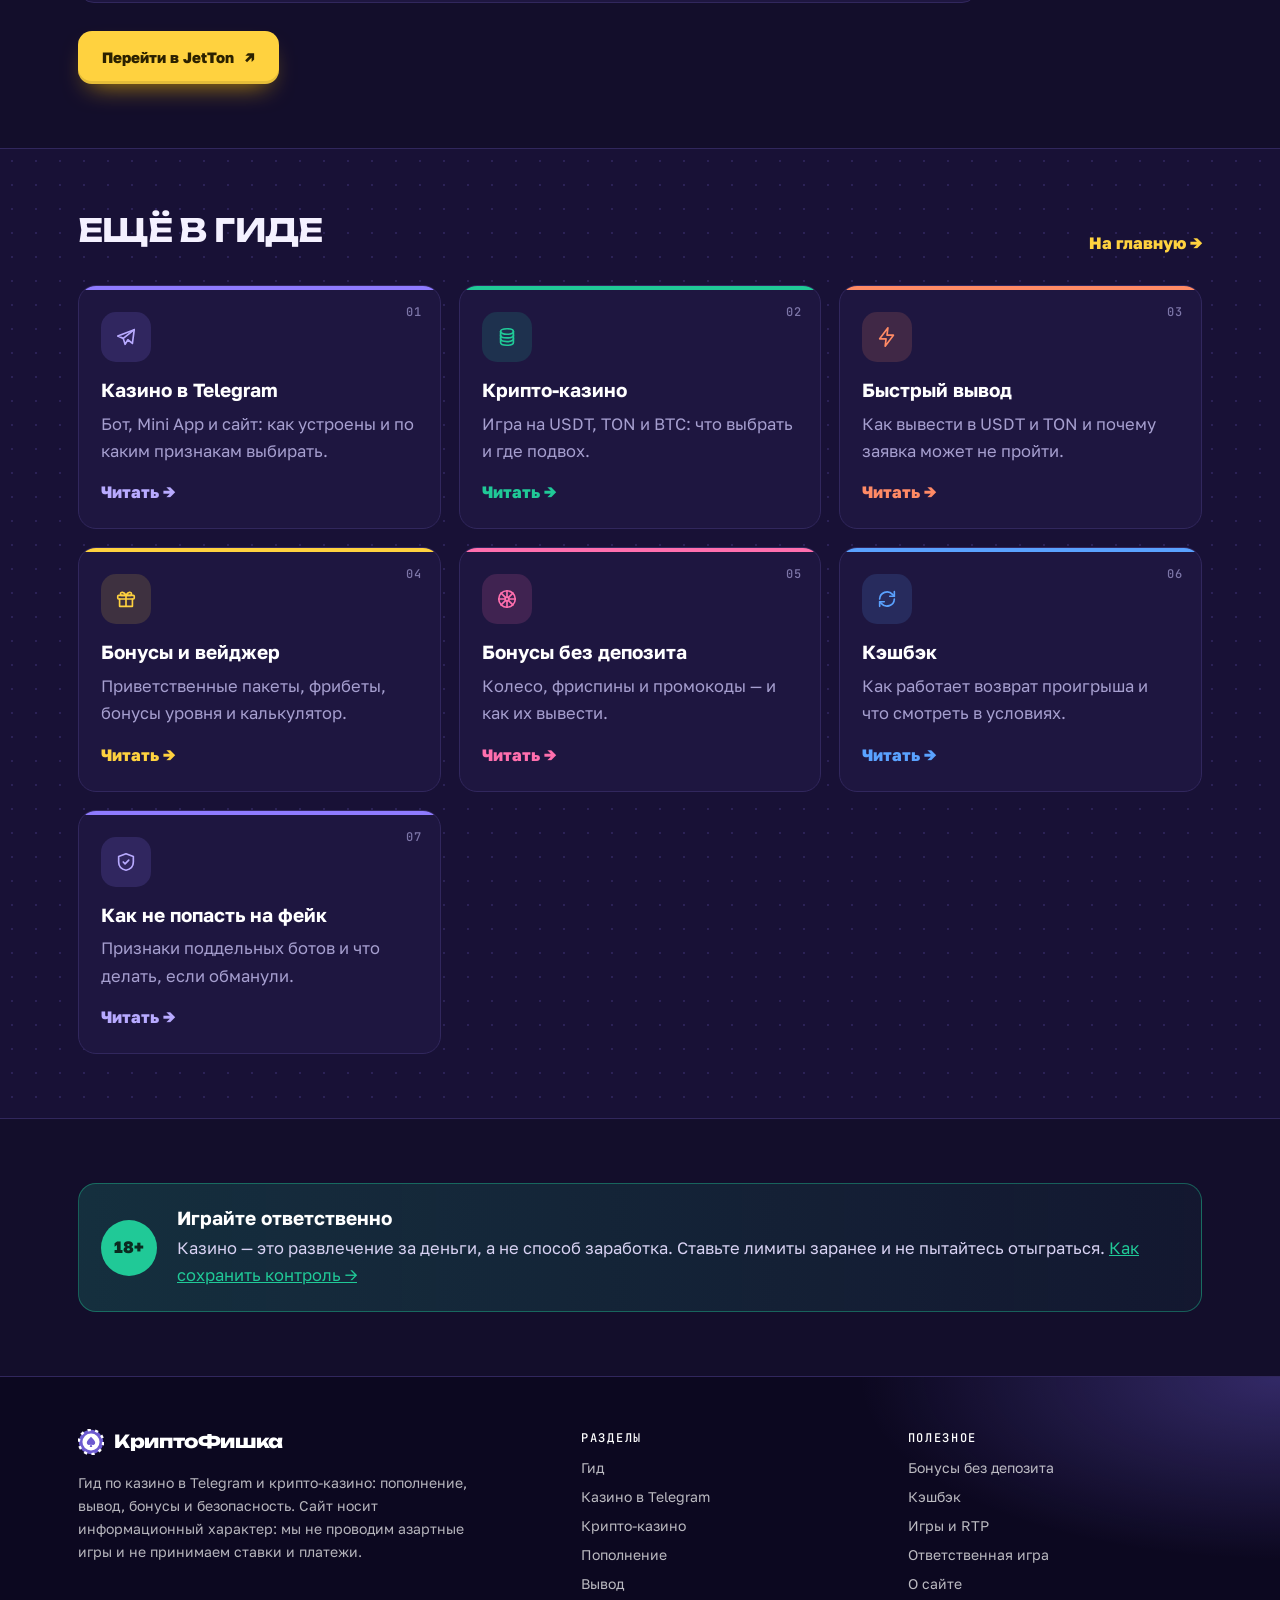
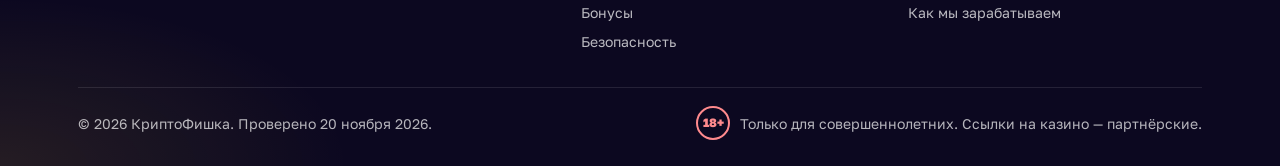
<file: popolnenie.html>
<!doctype html>
<html lang="ru">
<head>
<meta charset="utf-8">
<meta name="viewport" content="width=device-width, initial-scale=1, viewport-fit=cover">
<title>Как пополнить казино через Crypto Bot и TON-кошелёк | КриптоФишка</title>
<meta name="description" content="Пошагово: пополнение казино через Crypto Bot, TON Connect и перевод на адрес. Где купить USDT и TON.">
<meta name="robots" content="index, follow">
<link rel="canonical" href="https://tonfishka.ru/popolnenie.html">
<meta property="og:type" content="article">
<meta property="og:site_name" content="КриптоФишка">
<meta property="og:title" content="Как пополнить казино через Crypto Bot и TON-кошелёк | КриптоФишка">
<meta property="og:description" content="Пошагово: пополнение казино через Crypto Bot, TON Connect и перевод на адрес. Где купить USDT и TON.">
<meta property="og:url" content="https://tonfishka.ru/popolnenie.html">
<meta property="og:locale" content="ru_RU">
<meta name="theme-color" content="#130e2b">
<link rel="icon" href="favicon.svg" type="image/svg+xml">
<link rel="preconnect" href="https://fonts.googleapis.com">
<link rel="preconnect" href="https://fonts.gstatic.com" crossorigin>
<link rel="stylesheet" href="https://fonts.googleapis.com/css2?family=Golos+Text:wght@400;500;600;700&amp;family=JetBrains+Mono:wght@400;500&amp;family=Unbounded:wght@600;700;800&amp;display=swap">
<link rel="stylesheet" href="style.css?v=20261120">
<script>document.documentElement.classList.add('js');setTimeout(function(){if(!window.__rv)document.documentElement.classList.add('rv-off')},2500)</script>
<script type="application/ld+json">{"@context":"https://schema.org","@type":"BreadcrumbList","itemListElement":[{"@type":"ListItem","position":1,"name":"Главная","item":"https://tonfishka.ru/"},{"@type":"ListItem","position":2,"name":"Пополнение","item":"https://tonfishka.ru/popolnenie.html"}]}</script>
<script type="application/ld+json">{"@context":"https://schema.org","@type":"Article","headline":"Как пополнить казино через Crypto Bot и TON-кошелёк","description":"Пошагово: пополнение казино через Crypto Bot, TON Connect и перевод на адрес. Где купить USDT и TON.","inLanguage":"ru","mainEntityOfPage":"https://tonfishka.ru/popolnenie.html","datePublished":"2026-11-20","dateModified":"2026-11-20","author":{"@type":"Organization","name":"КриптоФишка","url":"https://tonfishka.ru/","logo":"https://tonfishka.ru/favicon.svg"},"publisher":{"@type":"Organization","name":"КриптоФишка","url":"https://tonfishka.ru/","logo":"https://tonfishka.ru/favicon.svg"}}</script>
<script type="application/ld+json">{"@context":"https://schema.org","@type":"FAQPage","mainEntity":[{"@type":"Question","name":"Что такое Crypto Bot?","acceptedAnswer":{"@type":"Answer","text":"Бот-кошелёк в Telegram (@CryptoBot). В нём хранят USDT, TON и другие монеты, покупают их через P2P и оплачивают счета — в том числе в казино."}},{"@type":"Question","name":"Сколько идёт зачисление?","acceptedAnswer":{"@type":"Answer","text":"Обычно несколько минут. Пока платёж обрабатывается, в кассе висит статус «Платёж в обработке». Если депозит долго не приходит, напишите в поддержку казино и приложите данные перевода."}},{"@type":"Question","name":"Почему не пришёл депозит?","acceptedAnswer":{"@type":"Answer","text":"Чаще всего: сумма ниже минимальной для метода (такие суммы не зачисляются), выбрана не та сеть или перевод ушёл на старый адрес. Перед каждым пополнением копируйте адрес из кассы заново."}},{"@type":"Question","name":"Можно ли пополнить картой?","acceptedAnswer":{"@type":"Answer","text":"Иногда да, но казино сами предупреждают, что пополнение картами может быть затруднено, и советуют криптовалюту — она зачисляется быстрее."}}]}</script>

</head>
<body class="has-sticky">
<a class="skip" href="#main">К содержимому</a>
<header class="hdr"><div class="wrap hdr-in">
  <a class="logo" href="index.html"><svg viewBox="0 0 32 32" width="30" height="30" aria-hidden="true"><circle cx="16" cy="16" r="15" fill="#6d5bd0"/><circle cx="16" cy="16" r="15" fill="none" stroke="#ffffff" stroke-width="3" stroke-dasharray="4 5.425"/><circle cx="16" cy="16" r="10.5" fill="#ffffff"/><path d="M16 9.5c2.2 2.8 5.2 4.6 5.2 7.4a2.9 2.9 0 0 1-4.6 2.3l1 3.1h-3.2l1-3.1a2.9 2.9 0 0 1-4.6-2.3c0-2.8 3-4.6 5.2-7.4z" fill="#6d5bd0"/></svg><span>КриптоФишка</span></a>
  <button class="burger" type="button" aria-label="Меню" aria-expanded="false"><span></span><span></span><span></span></button>
  <nav class="nav" aria-label="Разделы"><a href="index.html">Гид</a><a href="telegram-kazino.html">Казино в Telegram</a><a href="kripto-kazino.html">Крипто-казино</a><a href="popolnenie.html" aria-current="page">Пополнение</a><a href="vyvod.html">Вывод</a><a href="bonusy.html">Бонусы</a><a href="bezopasnost.html">Безопасность</a></nav>
</div></header>
<main id="main">
<section class="page-head"><div class="wrap ph-grid">
  <div class="ph-text">
    <nav class="crumbs" aria-label="Навигация"><a href="index.html">Главная</a><span>›</span><span>Пополнение криптой</span></nav>
    <h1>Как пополнить казино через Crypto Bot и TON-кошелёк</h1>
    <p class="lead">Пошагово: Crypto Bot, TON Connect и перевод на адрес. Где взять USDT и какие ошибки стоят денег.</p>
    <p class="upd">Проверено: 20 ноября 2026</p>
  </div>
  <div class="ph-art" aria-hidden="true"><div class="ph-glow"></div><div class="ph-tile"><svg viewBox="0 0 24 24" width="66" height="66" fill="none" stroke="currentColor" stroke-width="1.8" stroke-linecap="round" stroke-linejoin="round" aria-hidden="true"><rect x="3" y="6" width="18" height="14" rx="2.5"/><path d="M3 10h18"/><circle cx="16.5" cy="15" r="1.2" fill="currentColor"/></svg></div><span class="chip c1"></span><span class="chip c2"></span><span class="chip c3"></span></div>
</div></section>

<section class="sec"><div class="wrap">
  <div class="answer">
    <p><b>Коротко:</b> самый простой способ пополнить казино в Telegram — Crypto Bot, бот-кошелёк внутри мессенджера. Купите в нём USDT или TON, выберите в кассе казино пополнение через Crypto Bot и оплатите счёт. Второй вариант — подключить свой TON-кошелёк (Tonkeeper, Wallet) через TON Connect и подтвердить платёж в нём.</p>
    <div class="btns"><a class="btn" href="go.html?p=popolnenie&amp;b=top" rel="nofollow sponsored" target="_blank">Перейти в JetTon <span class="arr">↗</span></a></div>
  </div>
</div></section>

<section class="sec alt"><div class="wrap prose">
  <h2>Способы пополнения</h2>
  <div class="tbl-wrap"><table class="tbl plain stack"><thead><tr><th>Способ</th><th>Как работает</th><th>Что учесть</th></tr></thead><tbody><tr><td>Crypto Bot</td><td data-label="Как работает">Счёт оплачивается прямо в Telegram</td><td data-label="Что учесть">Нужен кошелёк в Crypto Bot с монетами на балансе</td></tr><tr><td>TON Connect</td><td data-label="Как работает">Подключаете TON-кошелёк и подтверждаете платёж в нём</td><td data-label="Что учесть">Подходит Tonkeeper, Wallet и другие TON-кошельки</td></tr><tr><td>Перевод на адрес</td><td data-label="Как работает">Копируете адрес из кассы и отправляете с любого кошелька</td><td data-label="Что учесть">Сеть и сумма должны совпадать, суммы ниже минимальной не зачисляются</td></tr><tr><td>Карта</td><td data-label="Как работает">Перевод по реквизитам в кассе</td><td data-label="Что учесть">Может быть затруднено — казино само советует крипту</td></tr></tbody></table></div>
  <div class="btns"><a class="btn" href="go.html?p=popolnenie&amp;b=mid" rel="nofollow sponsored" target="_blank">Перейти в JetTon <span class="arr">↗</span></a></div>
</div></section>

<section class="sec"><div class="wrap">
  <div class="prose"><h2>Пополнение через Crypto Bot</h2></div>
  <ol class="steps "><li><h3>Откройте @CryptoBot</h3><p>В Telegram. Пополните баланс USDT или TON: через P2P-маркет или переводом с биржи.</p></li><li><h3>Выберите Crypto Bot в кассе</h3><p>В кассе казино — метод «Crypto Bot» и нужная монета.</p></li><li><h3>Оплатите счёт</h3><p>Казино откроет счёт в боте — подтвердите оплату.</p></li><li><h3>Проверьте баланс</h3><p>Обычно деньги приходят за минуты. Пока идёт обработка, висит статус «Платёж в обработке».</p></li></ol>
</div></section>

<section class="sec alt"><div class="wrap">
  <div class="prose"><h2>Пополнение через TON-кошелёк</h2></div>
  <ol class="steps "><li><h3>Установите кошелёк</h3><p>Tonkeeper, MyTonWallet или Wallet в Telegram.</p></li><li><h3>Подключите его</h3><p>В кассе нажмите «Подключить TON-кошелёк» и подтвердите подключение.</p></li><li><h3>Подтвердите платёж</h3><p>Введите сумму в кассе и подтвердите перевод в кошельке.</p></li><li><h3>Дождитесь зачисления</h3><p>Переводы в сети TON проходят быстро — обычно за минуту-две.</p></li></ol>
</div></section>

<section class="sec"><div class="wrap prose">
  <h2>Где взять USDT и TON</h2>
  <ul>
    <li><b>P2P в кошельке.</b> В Wallet и Crypto Bot можно купить монеты у других людей за рубли или другую валюту.</li>
    <li><b>Биржа.</b> Покупаете на бирже и переводите в кошелёк — обычно нужна верификация на самой бирже.</li>
    <li><b>Обменник.</b> Сравнить курсы обменников можно на агрегаторах вроде BestChange.</li>
  </ul>
  <h2>Ошибки, которые стоят денег</h2>
  <ul class="flags"><li>Перевод в другой сети: USDT в сети TRC20 на адрес в сети TON может не дойти.</li><li>Сумма ниже минимальной для метода — такие переводы не зачисляются.</li><li>Перевод на старый адрес из прошлого пополнения. Копируйте адрес из кассы каждый раз.</li><li>Seed-фраза или код из SMS кому-то «из поддержки». Настоящая поддержка их никогда не просит.</li></ul>
</div></section>

<section class="sec"><div class="wrap">
  <div class="sec-head big"><div><span class="eyebrow">рекомендуем</span><h2>Где пополнить криптой</h2></div>
  <p>Казино, на примере которого мы разбираем правила в этом гиде.</p></div>
  <div class="offer">
    <div class="offer-mark"><svg viewBox="0 0 24 24" width="30" height="30" fill="none" stroke="currentColor" stroke-width="1.8" stroke-linecap="round" stroke-linejoin="round" aria-hidden="true"><path d="M21 4L3 11l6 2.5L11 20l3-5 5 4z"/><path d="M9 13.5L21 4"/></svg></div>
    <div><h3>JetTon</h3><p class="sub">Казино в Telegram Mini App и на сайте, депозиты и выплаты в криптовалюте</p><ul><li>До 500% + 400 FS на 4 депозита</li><li>Колесо без депозита</li><li>Кэшбэк по четвергам</li><li>Crypto Bot и TON Connect</li><li>Telegram Mini App и сайт</li></ul></div>
    <a class="btn" href="go.html?p=popolnenie&amp;b=mid" rel="nofollow sponsored" target="_blank">Перейти в JetTon <span class="arr">↗</span></a>
  </div>
  <p class="offer-note">Условия — по данным казино на 20 ноября 2026. Казино может их менять: перед депозитом сверяйтесь с кассой и разделом бонусов.</p>
</div></section>


<section class="sec"><div class="wrap prose">
  <h2>Как рассчитать сумму пополнения с учётом комиссии</h2>
  <p>Сравните три суммы: сколько спишет кошелёк, сколько придёт получателю и какой минимум требуется для игры или бонуса. Сетевая комиссия может списываться отдельно. Если она вычитается из перевода, отправленная сумма окажется выше зачисленной. Для бонусного предложения это может стать причиной несоответствия минимуму.</p>
  <p>Не пытайтесь компенсировать неясную комиссию повторными мелкими переводами. Сначала проверьте экран подтверждения кошелька и кассы. Сохраните идентификатор или хеш операции: по нему поддержка сможет разобрать зачисление без доступа к вашему кошельку.</p>
  <h3>Почему депозит не появился на балансе</h3>
  <p>Проверьте статус у отправителя, число подтверждений, выбранную сеть и минимальную сумму. Также возможна внутренняя обработка платежа оператором. Не отправляйте второй перевод, пока первый имеет неизвестный статус. Обратитесь в поддержку с хешем, монетой, сетью, суммой и временем.</p>
  <h3>Как пополнение влияет на вывод</h3>
  <p>До депозита посмотрите доступные методы выплаты и требования к обороту собственных средств. Способ пополнения не всегда совпадает со способом вывода. Активный бонус добавляет собственный вейджер и лимиты, поэтому перед оплатой нужно понимать оба требования отдельно.</p>
</div></section>

<section class="sec"><div class="wrap">
  <div class="sec-head"><div><h2>Частые вопросы о пополнении</h2></div></div>
  <div class="faq"><details><summary>Что такое Crypto Bot?</summary><div class="ans"><p>Бот-кошелёк в Telegram (@CryptoBot). В нём хранят USDT, TON и другие монеты, покупают их через P2P и оплачивают счета — в том числе в казино.</p></div></details><details><summary>Сколько идёт зачисление?</summary><div class="ans"><p>Обычно несколько минут. Пока платёж обрабатывается, в кассе висит статус «Платёж в обработке». Если депозит долго не приходит, напишите в поддержку казино и приложите данные перевода.</p></div></details><details><summary>Почему не пришёл депозит?</summary><div class="ans"><p>Чаще всего: сумма ниже минимальной для метода (такие суммы не зачисляются), выбрана не та сеть или перевод ушёл на старый адрес. Перед каждым пополнением копируйте адрес из кассы заново.</p></div></details><details><summary>Можно ли пополнить картой?</summary><div class="ans"><p>Иногда да, но казино сами предупреждают, что пополнение картами может быть затруднено, и советуют криптовалюту — она зачисляется быстрее.</p></div></details></div>
  <div class="btns"><a class="btn" href="go.html?p=popolnenie&amp;b=bottom" rel="nofollow sponsored" target="_blank">Перейти в JetTon <span class="arr">↗</span></a></div>
</div></section>

<section class="sec alt"><div class="wrap">
  <div class="sec-head"><div><h2>Ещё в гиде</h2></div><a class="more" href="index.html">На главную →</a></div>
  <div class="grid g3"><a class="card" href="telegram-kazino.html"><div class="ico"><svg viewBox="0 0 24 24" width="22" height="22" fill="none" stroke="currentColor" stroke-width="1.8" stroke-linecap="round" stroke-linejoin="round" aria-hidden="true"><path d="M21 4L3 11l6 2.5L11 20l3-5 5 4z"/><path d="M9 13.5L21 4"/></svg></div><h3>Казино в Telegram</h3><p>Бот, Mini App и сайт: как устроены и по каким признакам выбирать.</p><span class="go">Читать →</span></a><a class="card" href="kripto-kazino.html"><div class="ico"><svg viewBox="0 0 24 24" width="22" height="22" fill="none" stroke="currentColor" stroke-width="1.8" stroke-linecap="round" stroke-linejoin="round" aria-hidden="true"><ellipse cx="12" cy="6" rx="7" ry="3"/><path d="M5 6v4c0 1.7 3.1 3 7 3s7-1.3 7-3V6"/><path d="M5 10v4c0 1.7 3.1 3 7 3s7-1.3 7-3v-4"/><path d="M5 14v4c0 1.7 3.1 3 7 3s7-1.3 7-3v-4"/></svg></div><h3>Крипто-казино</h3><p>Игра на USDT, TON и BTC: что выбрать и где подвох.</p><span class="go">Читать →</span></a><a class="card" href="vyvod.html"><div class="ico"><svg viewBox="0 0 24 24" width="22" height="22" fill="none" stroke="currentColor" stroke-width="1.8" stroke-linecap="round" stroke-linejoin="round" aria-hidden="true"><path d="M13 2L4 14h7l-1 8 9-12h-7z"/></svg></div><h3>Быстрый вывод</h3><p>Как вывести в USDT и TON и почему заявка может не пройти.</p><span class="go">Читать →</span></a><a class="card" href="bonusy.html"><div class="ico"><svg viewBox="0 0 24 24" width="22" height="22" fill="none" stroke="currentColor" stroke-width="1.8" stroke-linecap="round" stroke-linejoin="round" aria-hidden="true"><rect x="3" y="8" width="18" height="4" rx="1"/><path d="M5 12v8h14v-8M12 8v12M12 8C10 4 6 4 6 6.5S9 8 12 8zm0 0c2-4 6-4 6-1.5S15 8 12 8z"/></svg></div><h3>Бонусы и вейджер</h3><p>Приветственные пакеты, фрибеты, бонусы уровня и калькулятор.</p><span class="go">Читать →</span></a><a class="card" href="bez-depozita.html"><div class="ico"><svg viewBox="0 0 24 24" width="22" height="22" fill="none" stroke="currentColor" stroke-width="1.8" stroke-linecap="round" stroke-linejoin="round" aria-hidden="true"><circle cx="12" cy="12" r="9"/><circle cx="12" cy="12" r="2"/><path d="M12 3v7M12 14v7M3 12h7M14 12h7M5.6 5.6l4.9 4.9M13.5 13.5l4.9 4.9M18.4 5.6l-4.9 4.9M10.5 13.5l-4.9 4.9"/></svg></div><h3>Бонусы без депозита</h3><p>Колесо, фриспины и промокоды — и как их вывести.</p><span class="go">Читать →</span></a><a class="card" href="keshbek.html"><div class="ico"><svg viewBox="0 0 24 24" width="22" height="22" fill="none" stroke="currentColor" stroke-width="1.8" stroke-linecap="round" stroke-linejoin="round" aria-hidden="true"><path d="M4 12a8 8 0 0 1 14-5l2 2M20 12a8 8 0 0 1-14 5l-2-2"/><path d="M20 4v5h-5M4 20v-5h5"/></svg></div><h3>Кэшбэк</h3><p>Как работает возврат проигрыша и что смотреть в условиях.</p><span class="go">Читать →</span></a><a class="card" href="bezopasnost.html"><div class="ico"><svg viewBox="0 0 24 24" width="22" height="22" fill="none" stroke="currentColor" stroke-width="1.8" stroke-linecap="round" stroke-linejoin="round" aria-hidden="true"><path d="M12 3l8 3v6c0 5-3.5 8-8 9-4.5-1-8-4-8-9V6z"/><path d="M9 12l2 2 4-4"/></svg></div><h3>Как не попасть на фейк</h3><p>Признаки поддельных ботов и что делать, если обманули.</p><span class="go">Читать →</span></a></div>
</div></section>

<section class="sec"><div class="wrap">
  <div class="rg">
    <div class="age">18+</div>
    <div>
      <h3>Играйте ответственно</h3>
      <p>Казино — это развлечение за деньги, а не способ заработка. Ставьте лимиты заранее и не пытайтесь отыграться.
      <a href="responsible.html">Как сохранить контроль →</a></p>
    </div>
  </div>
</div></section>
</main>
<footer class="ftr"><div class="wrap">
  <div class="ftr-in">
    <div>
      <a class="logo" href="index.html"><svg viewBox="0 0 32 32" width="26" height="26" aria-hidden="true"><circle cx="16" cy="16" r="15" fill="#6d5bd0"/><circle cx="16" cy="16" r="15" fill="none" stroke="#ffffff" stroke-width="3" stroke-dasharray="4 5.425"/><circle cx="16" cy="16" r="10.5" fill="#ffffff"/><path d="M16 9.5c2.2 2.8 5.2 4.6 5.2 7.4a2.9 2.9 0 0 1-4.6 2.3l1 3.1h-3.2l1-3.1a2.9 2.9 0 0 1-4.6-2.3c0-2.8 3-4.6 5.2-7.4z" fill="#6d5bd0"/></svg><span>КриптоФишка</span></a>
      <p>Гид по казино в Telegram и крипто-казино: пополнение, вывод, бонусы и безопасность. Сайт носит информационный
      характер: мы не проводим азартные игры и не принимаем ставки и платежи.</p>
    </div>
    <div><h4>Разделы</h4><ul><li><a href="index.html">Гид</a></li><li><a href="telegram-kazino.html">Казино в Telegram</a></li><li><a href="kripto-kazino.html">Крипто-казино</a></li><li><a href="popolnenie.html">Пополнение</a></li><li><a href="vyvod.html">Вывод</a></li><li><a href="bonusy.html">Бонусы</a></li><li><a href="bezopasnost.html">Безопасность</a></li></ul></div>
    <div><h4>Полезное</h4><ul><li><a href="bez-depozita.html">Бонусы без депозита</a></li><li><a href="keshbek.html">Кэшбэк</a></li><li><a href="igry.html">Игры и RTP</a></li><li><a href="responsible.html">Ответственная игра</a></li><li><a href="o-sajte.html">О сайте</a></li><li><a href="o-sajte.html#money">Как мы зарабатываем</a></li></ul></div>
  </div>
  <div class="ftr-bot">
    <span>© 2026 КриптоФишка. Проверено 20 ноября 2026.</span>
    <span class="age-note"><span class="b18">18+</span> Только для совершеннолетних. Ссылки на казино — партнёрские.</span>
  </div>
</div></footer>
<div class="sticky-cta" id="sticky-cta"><a class="btn" href="go.html?p=popolnenie&amp;b=sticky" rel="nofollow sponsored" target="_blank">Перейти в JetTon <span class="arr">↗</span></a></div>
<script src="script.js?v=20261120" defer></script>
</body>
</html>
</file>
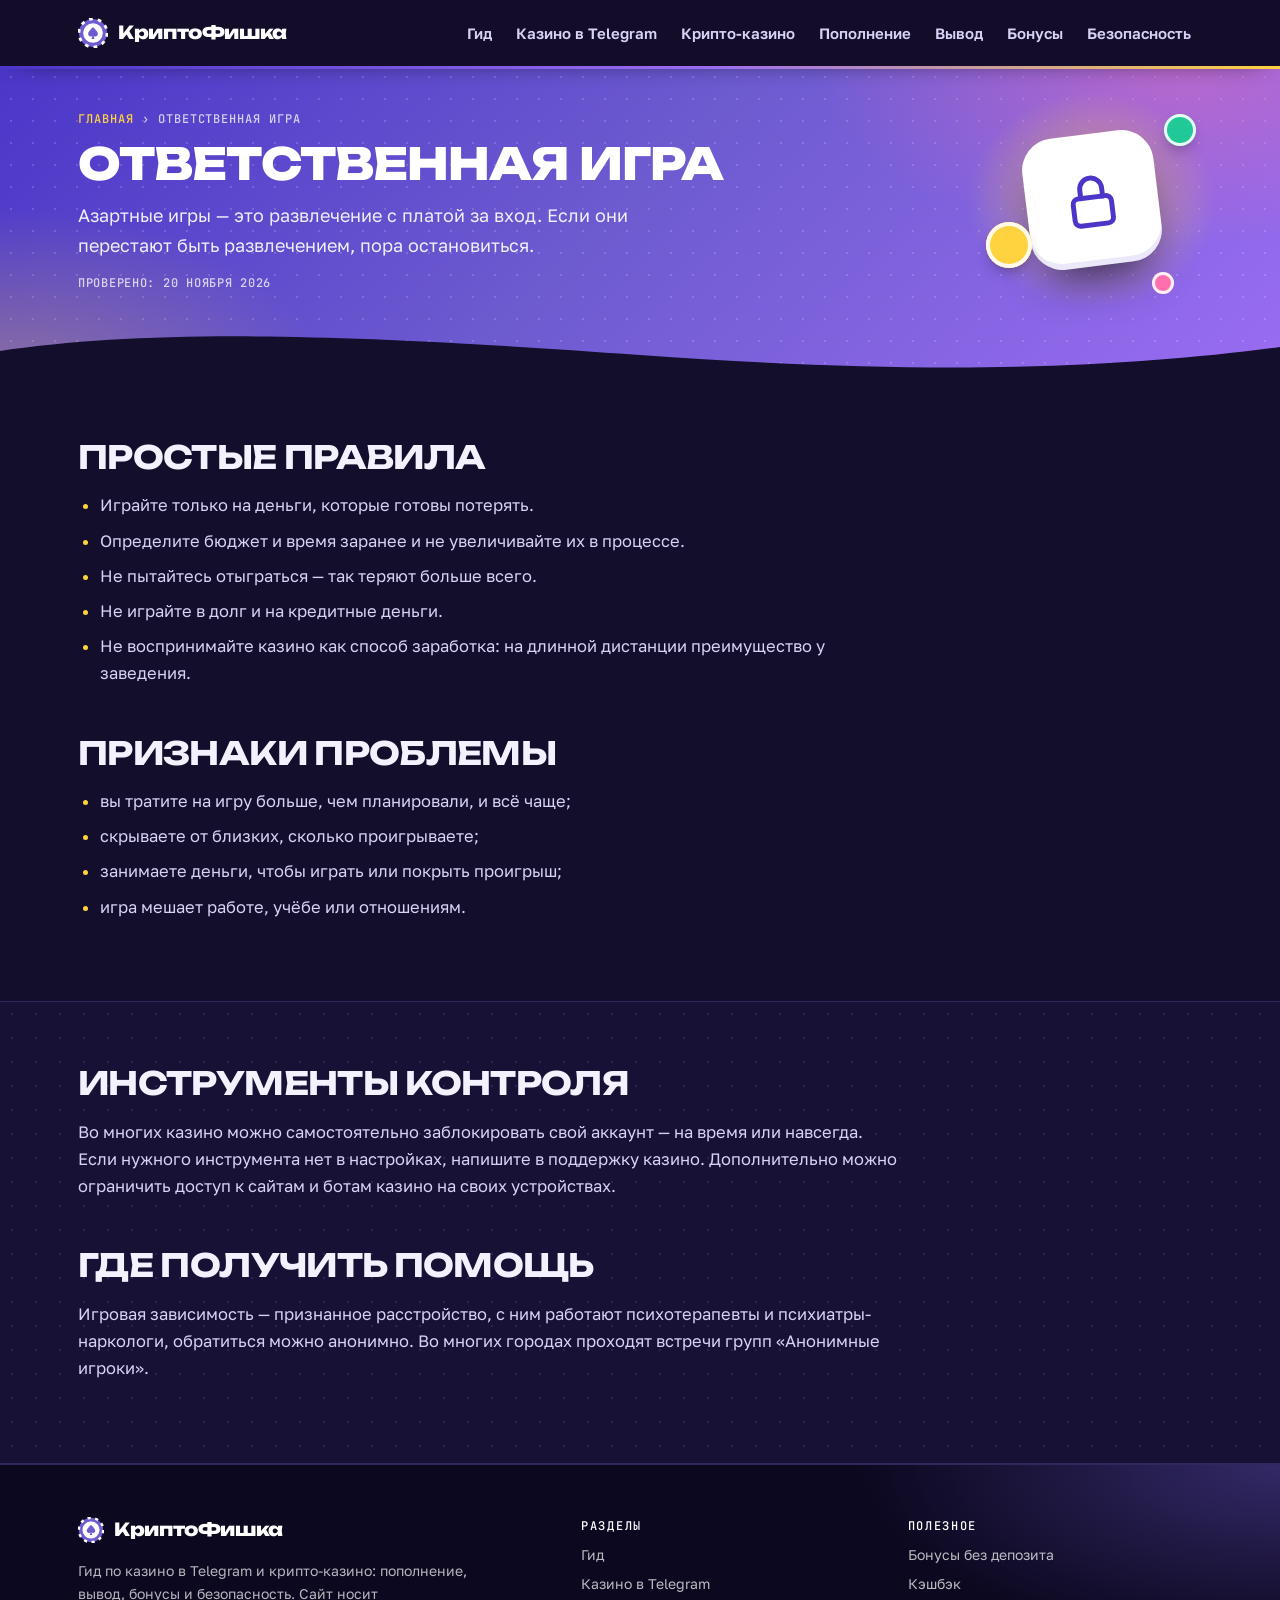
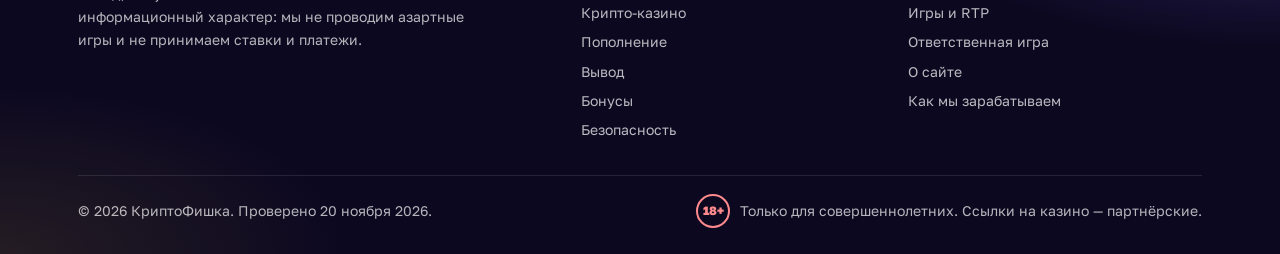
<file: responsible.html>
<!doctype html>
<html lang="ru">
<head>
<meta charset="utf-8">
<meta name="viewport" content="width=device-width, initial-scale=1, viewport-fit=cover">
<title>Ответственная игра: как сохранить контроль | КриптоФишка</title>
<meta name="description" content="Правила ответственной игры, признаки игровой зависимости, самоблокировка и где получить помощь.">
<meta name="robots" content="index, follow">
<link rel="canonical" href="https://tonfishka.ru/responsible.html">
<meta property="og:type" content="article">
<meta property="og:site_name" content="КриптоФишка">
<meta property="og:title" content="Ответственная игра: как сохранить контроль | КриптоФишка">
<meta property="og:description" content="Правила ответственной игры, признаки игровой зависимости, самоблокировка и где получить помощь.">
<meta property="og:url" content="https://tonfishka.ru/responsible.html">
<meta property="og:locale" content="ru_RU">
<meta name="theme-color" content="#130e2b">
<link rel="icon" href="favicon.svg" type="image/svg+xml">
<link rel="preconnect" href="https://fonts.googleapis.com">
<link rel="preconnect" href="https://fonts.gstatic.com" crossorigin>
<link rel="stylesheet" href="https://fonts.googleapis.com/css2?family=Golos+Text:wght@400;500;600;700&amp;family=JetBrains+Mono:wght@400;500&amp;family=Unbounded:wght@600;700;800&amp;display=swap">
<link rel="stylesheet" href="style.css?v=20261120">
<script>document.documentElement.classList.add('js');setTimeout(function(){if(!window.__rv)document.documentElement.classList.add('rv-off')},2500)</script>
<script type="application/ld+json">{"@context":"https://schema.org","@type":"BreadcrumbList","itemListElement":[{"@type":"ListItem","position":1,"name":"Главная","item":"https://tonfishka.ru/"},{"@type":"ListItem","position":2,"name":"Ответственная игра","item":"https://tonfishka.ru/responsible.html"}]}</script>
<script type="application/ld+json">{"@context":"https://schema.org","@type":"Article","headline":"Ответственная игра: как сохранить контроль","description":"Правила ответственной игры, признаки игровой зависимости, самоблокировка и где получить помощь.","inLanguage":"ru","mainEntityOfPage":"https://tonfishka.ru/responsible.html","datePublished":"2026-11-20","dateModified":"2026-11-20","author":{"@type":"Organization","name":"КриптоФишка","url":"https://tonfishka.ru/","logo":"https://tonfishka.ru/favicon.svg"},"publisher":{"@type":"Organization","name":"КриптоФишка","url":"https://tonfishka.ru/","logo":"https://tonfishka.ru/favicon.svg"}}</script>

</head>
<body>
<a class="skip" href="#main">К содержимому</a>
<header class="hdr"><div class="wrap hdr-in">
  <a class="logo" href="index.html"><svg viewBox="0 0 32 32" width="30" height="30" aria-hidden="true"><circle cx="16" cy="16" r="15" fill="#6d5bd0"/><circle cx="16" cy="16" r="15" fill="none" stroke="#ffffff" stroke-width="3" stroke-dasharray="4 5.425"/><circle cx="16" cy="16" r="10.5" fill="#ffffff"/><path d="M16 9.5c2.2 2.8 5.2 4.6 5.2 7.4a2.9 2.9 0 0 1-4.6 2.3l1 3.1h-3.2l1-3.1a2.9 2.9 0 0 1-4.6-2.3c0-2.8 3-4.6 5.2-7.4z" fill="#6d5bd0"/></svg><span>КриптоФишка</span></a>
  <button class="burger" type="button" aria-label="Меню" aria-expanded="false"><span></span><span></span><span></span></button>
  <nav class="nav" aria-label="Разделы"><a href="index.html">Гид</a><a href="telegram-kazino.html">Казино в Telegram</a><a href="kripto-kazino.html">Крипто-казино</a><a href="popolnenie.html">Пополнение</a><a href="vyvod.html">Вывод</a><a href="bonusy.html">Бонусы</a><a href="bezopasnost.html">Безопасность</a></nav>
</div></header>
<main id="main">
<section class="page-head"><div class="wrap ph-grid">
  <div class="ph-text">
    <nav class="crumbs" aria-label="Навигация"><a href="index.html">Главная</a><span>›</span><span>Ответственная игра</span></nav>
    <h1>Ответственная игра</h1>
    <p class="lead">Азартные игры — это развлечение с платой за вход. Если они перестают быть развлечением, пора остановиться.</p>
    <p class="upd">Проверено: 20 ноября 2026</p>
  </div>
  <div class="ph-art" aria-hidden="true"><div class="ph-glow"></div><div class="ph-tile"><svg viewBox="0 0 24 24" width="66" height="66" fill="none" stroke="currentColor" stroke-width="1.8" stroke-linecap="round" stroke-linejoin="round" aria-hidden="true"><rect x="5" y="11" width="14" height="10" rx="2"/><path d="M8 11V8a4 4 0 0 1 8 0v3"/></svg></div><span class="chip c1"></span><span class="chip c2"></span><span class="chip c3"></span></div>
</div></section>

<section class="sec"><div class="wrap prose">
  <h2>Простые правила</h2>
  <ul>
    <li>Играйте только на деньги, которые готовы потерять.</li>
    <li>Определите бюджет и время заранее и не увеличивайте их в процессе.</li>
    <li>Не пытайтесь отыграться — так теряют больше всего.</li>
    <li>Не играйте в долг и на кредитные деньги.</li>
    <li>Не воспринимайте казино как способ заработка: на длинной дистанции преимущество у заведения.</li>
  </ul>
  <h2>Признаки проблемы</h2>
  <ul>
    <li>вы тратите на игру больше, чем планировали, и всё чаще;</li>
    <li>скрываете от близких, сколько проигрываете;</li>
    <li>занимаете деньги, чтобы играть или покрыть проигрыш;</li>
    <li>игра мешает работе, учёбе или отношениям.</li>
  </ul>
</div></section>

<section class="sec alt"><div class="wrap prose">
  <h2>Инструменты контроля</h2>
  <p>Во многих казино можно самостоятельно заблокировать свой аккаунт — на время или навсегда. Если нужного инструмента
  нет в настройках, напишите в поддержку казино. Дополнительно можно ограничить доступ к сайтам и ботам казино на своих
  устройствах.</p>
  <h2>Где получить помощь</h2>
  <p>Игровая зависимость — признанное расстройство, с ним работают психотерапевты и психиатры-наркологи, обратиться можно
  анонимно. Во многих городах проходят встречи групп «Анонимные игроки».</p>
</div></section>
</main>
<footer class="ftr"><div class="wrap">
  <div class="ftr-in">
    <div>
      <a class="logo" href="index.html"><svg viewBox="0 0 32 32" width="26" height="26" aria-hidden="true"><circle cx="16" cy="16" r="15" fill="#6d5bd0"/><circle cx="16" cy="16" r="15" fill="none" stroke="#ffffff" stroke-width="3" stroke-dasharray="4 5.425"/><circle cx="16" cy="16" r="10.5" fill="#ffffff"/><path d="M16 9.5c2.2 2.8 5.2 4.6 5.2 7.4a2.9 2.9 0 0 1-4.6 2.3l1 3.1h-3.2l1-3.1a2.9 2.9 0 0 1-4.6-2.3c0-2.8 3-4.6 5.2-7.4z" fill="#6d5bd0"/></svg><span>КриптоФишка</span></a>
      <p>Гид по казино в Telegram и крипто-казино: пополнение, вывод, бонусы и безопасность. Сайт носит информационный
      характер: мы не проводим азартные игры и не принимаем ставки и платежи.</p>
    </div>
    <div><h4>Разделы</h4><ul><li><a href="index.html">Гид</a></li><li><a href="telegram-kazino.html">Казино в Telegram</a></li><li><a href="kripto-kazino.html">Крипто-казино</a></li><li><a href="popolnenie.html">Пополнение</a></li><li><a href="vyvod.html">Вывод</a></li><li><a href="bonusy.html">Бонусы</a></li><li><a href="bezopasnost.html">Безопасность</a></li></ul></div>
    <div><h4>Полезное</h4><ul><li><a href="bez-depozita.html">Бонусы без депозита</a></li><li><a href="keshbek.html">Кэшбэк</a></li><li><a href="igry.html">Игры и RTP</a></li><li><a href="responsible.html">Ответственная игра</a></li><li><a href="o-sajte.html">О сайте</a></li><li><a href="o-sajte.html#money">Как мы зарабатываем</a></li></ul></div>
  </div>
  <div class="ftr-bot">
    <span>© 2026 КриптоФишка. Проверено 20 ноября 2026.</span>
    <span class="age-note"><span class="b18">18+</span> Только для совершеннолетних. Ссылки на казино — партнёрские.</span>
  </div>
</div></footer>

<script src="script.js?v=20261120" defer></script>
</body>
</html>
</file>
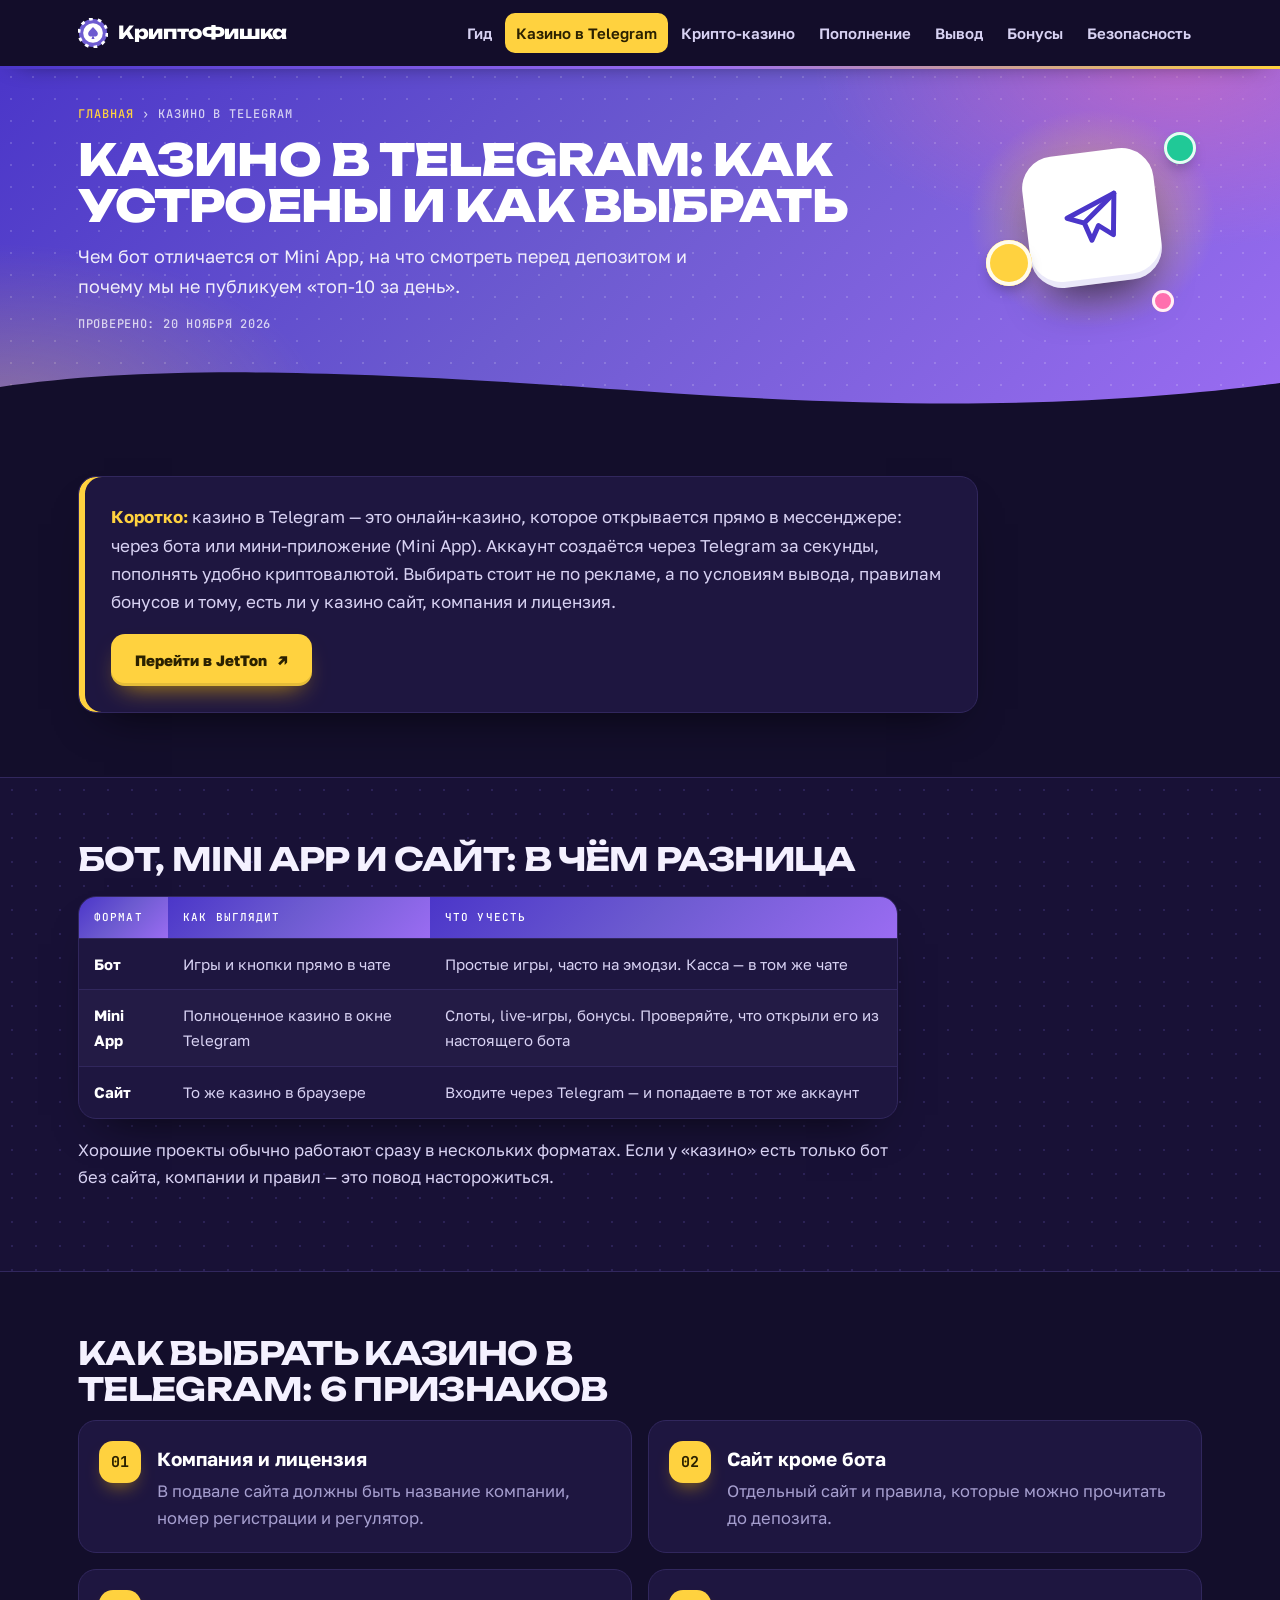
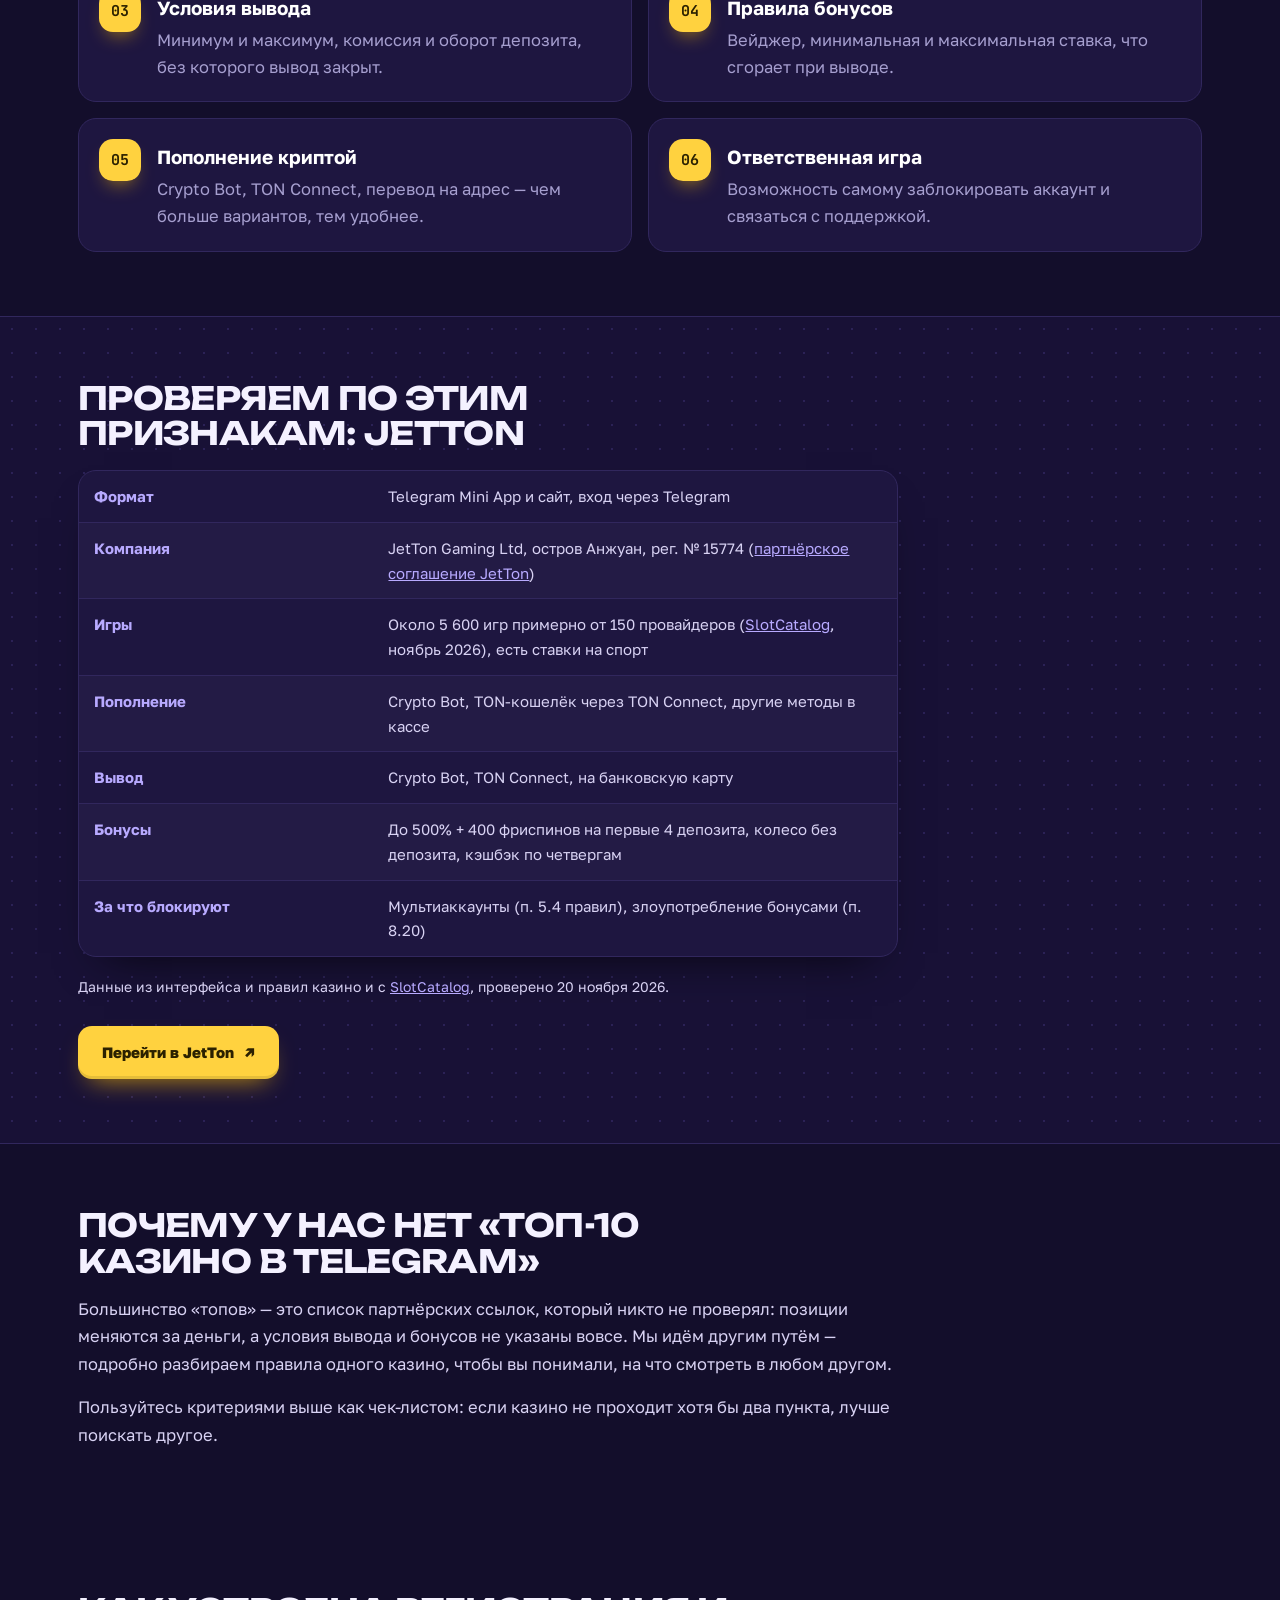
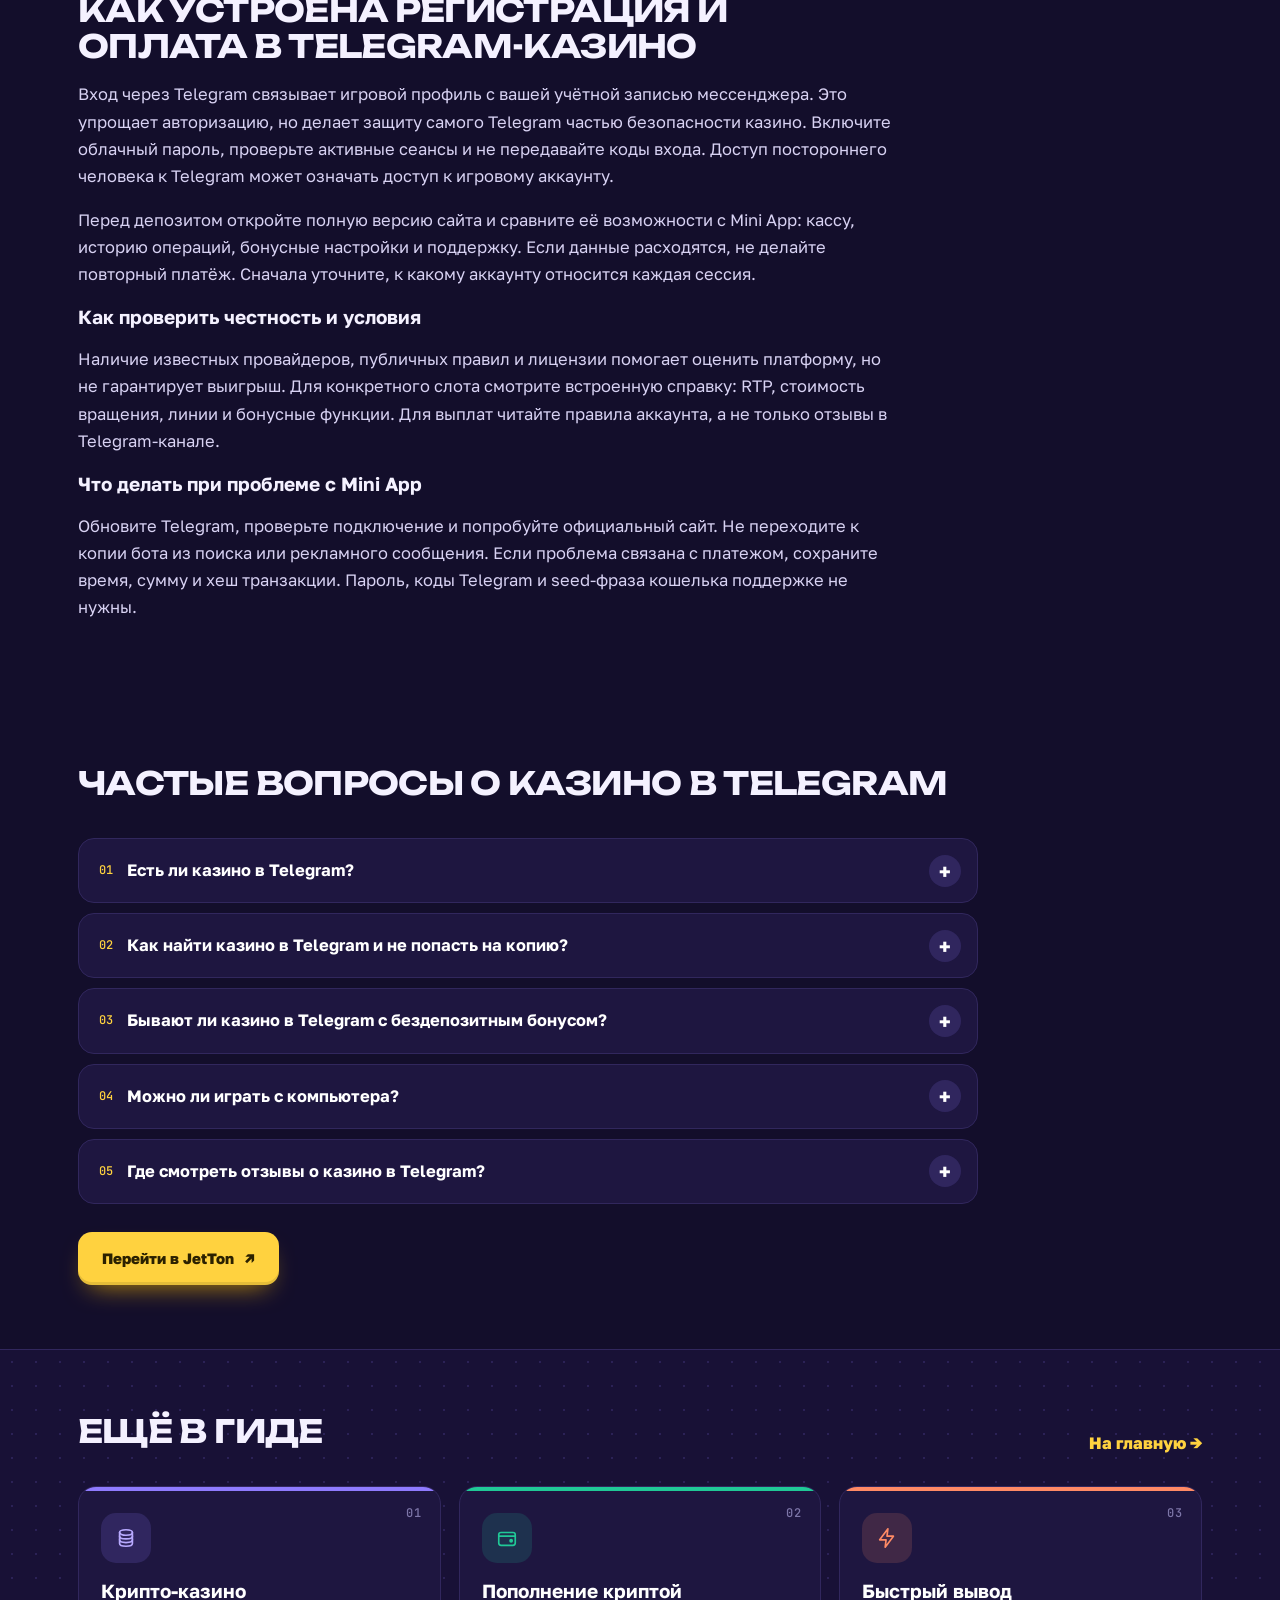
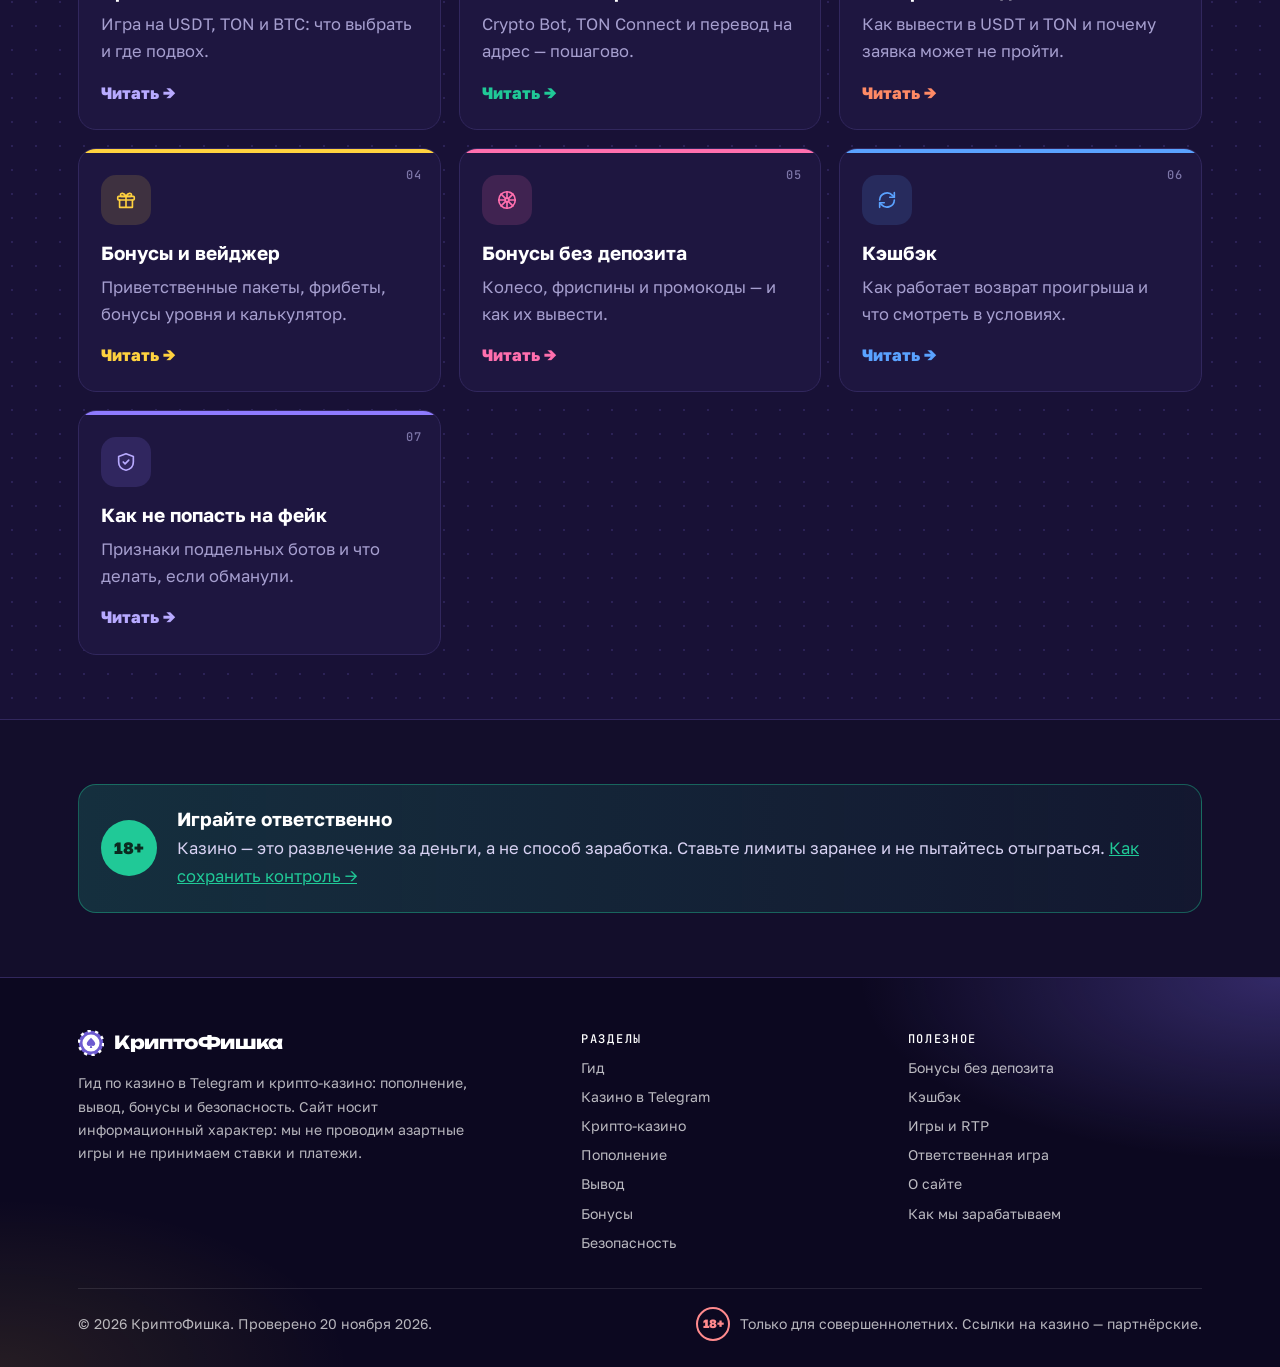
<file: telegram-kazino.html>
<!doctype html>
<html lang="ru">
<head>
<meta charset="utf-8">
<meta name="viewport" content="width=device-width, initial-scale=1, viewport-fit=cover">
<title>Казино в Telegram 2026: как устроены и как выбрать | КриптоФишка</title>
<meta name="description" content="Чем бот отличается от Mini App, 6 признаков нормального казино в Telegram и почему «топ-10» не помогает выбрать.">
<meta name="robots" content="index, follow">
<link rel="canonical" href="https://tonfishka.ru/telegram-kazino.html">
<meta property="og:type" content="article">
<meta property="og:site_name" content="КриптоФишка">
<meta property="og:title" content="Казино в Telegram 2026: как устроены и как выбрать | КриптоФишка">
<meta property="og:description" content="Чем бот отличается от Mini App, 6 признаков нормального казино в Telegram и почему «топ-10» не помогает выбрать.">
<meta property="og:url" content="https://tonfishka.ru/telegram-kazino.html">
<meta property="og:locale" content="ru_RU">
<meta name="theme-color" content="#130e2b">
<link rel="icon" href="favicon.svg" type="image/svg+xml">
<link rel="preconnect" href="https://fonts.googleapis.com">
<link rel="preconnect" href="https://fonts.gstatic.com" crossorigin>
<link rel="stylesheet" href="https://fonts.googleapis.com/css2?family=Golos+Text:wght@400;500;600;700&amp;family=JetBrains+Mono:wght@400;500&amp;family=Unbounded:wght@600;700;800&amp;display=swap">
<link rel="stylesheet" href="style.css?v=20261120">
<script>document.documentElement.classList.add('js');setTimeout(function(){if(!window.__rv)document.documentElement.classList.add('rv-off')},2500)</script>
<script type="application/ld+json">{"@context":"https://schema.org","@type":"BreadcrumbList","itemListElement":[{"@type":"ListItem","position":1,"name":"Главная","item":"https://tonfishka.ru/"},{"@type":"ListItem","position":2,"name":"Казино в Telegram","item":"https://tonfishka.ru/telegram-kazino.html"}]}</script>
<script type="application/ld+json">{"@context":"https://schema.org","@type":"Article","headline":"Казино в Telegram 2026: как устроены и как выбрать","description":"Чем бот отличается от Mini App, 6 признаков нормального казино в Telegram и почему «топ-10» не помогает выбрать.","inLanguage":"ru","mainEntityOfPage":"https://tonfishka.ru/telegram-kazino.html","datePublished":"2026-11-20","dateModified":"2026-11-20","author":{"@type":"Organization","name":"КриптоФишка","url":"https://tonfishka.ru/","logo":"https://tonfishka.ru/favicon.svg"},"publisher":{"@type":"Organization","name":"КриптоФишка","url":"https://tonfishka.ru/","logo":"https://tonfishka.ru/favicon.svg"}}</script>
<script type="application/ld+json">{"@context":"https://schema.org","@type":"FAQPage","mainEntity":[{"@type":"Question","name":"Есть ли казино в Telegram?","acceptedAnswer":{"@type":"Answer","text":"Да, и их много: от простых ботов с мини-играми до полноценных казино в формате Mini App со слотами и live-играми. Многие из них работают и как обычный сайт."}},{"@type":"Question","name":"Как найти казино в Telegram и не попасть на копию?","acceptedAnswer":{"@type":"Answer","text":"Открывайте бот по ссылке с сайта казино, а не из поиска Telegram и не из личных сообщений: копии повторяют имя и аватарку. Признаки подделок собраны на странице о безопасности."}},{"@type":"Question","name":"Бывают ли казино в Telegram с бездепозитным бонусом?","acceptedAnswer":{"@type":"Answer","text":"Да — чаще всего это колесо после регистрации или фриспины по промокоду. Но выигрыш почти всегда нужно отыграть. Подробнее — о бонусах без депозита."}},{"@type":"Question","name":"Можно ли играть с компьютера?","acceptedAnswer":{"@type":"Answer","text":"Да, если у казино есть сайт или если открыть Telegram Desktop. Входите через Telegram — аккаунт будет тот же."}},{"@type":"Question","name":"Где смотреть отзывы о казино в Telegram?","acceptedAnswer":{"@type":"Answer","text":"На независимых площадках отзывов и форумах. Учтите, что на сайтах-рейтингах и в каналах казино отзывы бывают заказными, а часть жалоб — от игроков, нарушивших правила (например, создавших несколько аккаунтов)."}}]}</script>

</head>
<body class="has-sticky">
<a class="skip" href="#main">К содержимому</a>
<header class="hdr"><div class="wrap hdr-in">
  <a class="logo" href="index.html"><svg viewBox="0 0 32 32" width="30" height="30" aria-hidden="true"><circle cx="16" cy="16" r="15" fill="#6d5bd0"/><circle cx="16" cy="16" r="15" fill="none" stroke="#ffffff" stroke-width="3" stroke-dasharray="4 5.425"/><circle cx="16" cy="16" r="10.5" fill="#ffffff"/><path d="M16 9.5c2.2 2.8 5.2 4.6 5.2 7.4a2.9 2.9 0 0 1-4.6 2.3l1 3.1h-3.2l1-3.1a2.9 2.9 0 0 1-4.6-2.3c0-2.8 3-4.6 5.2-7.4z" fill="#6d5bd0"/></svg><span>КриптоФишка</span></a>
  <button class="burger" type="button" aria-label="Меню" aria-expanded="false"><span></span><span></span><span></span></button>
  <nav class="nav" aria-label="Разделы"><a href="index.html">Гид</a><a href="telegram-kazino.html" aria-current="page">Казино в Telegram</a><a href="kripto-kazino.html">Крипто-казино</a><a href="popolnenie.html">Пополнение</a><a href="vyvod.html">Вывод</a><a href="bonusy.html">Бонусы</a><a href="bezopasnost.html">Безопасность</a></nav>
</div></header>
<main id="main">
<section class="page-head"><div class="wrap ph-grid">
  <div class="ph-text">
    <nav class="crumbs" aria-label="Навигация"><a href="index.html">Главная</a><span>›</span><span>Казино в Telegram</span></nav>
    <h1>Казино в Telegram: как устроены и как выбрать</h1>
    <p class="lead">Чем бот отличается от Mini App, на что смотреть перед депозитом и почему мы не публикуем «топ-10 за день».</p>
    <p class="upd">Проверено: 20 ноября 2026</p>
  </div>
  <div class="ph-art" aria-hidden="true"><div class="ph-glow"></div><div class="ph-tile"><svg viewBox="0 0 24 24" width="66" height="66" fill="none" stroke="currentColor" stroke-width="1.8" stroke-linecap="round" stroke-linejoin="round" aria-hidden="true"><path d="M21 4L3 11l6 2.5L11 20l3-5 5 4z"/><path d="M9 13.5L21 4"/></svg></div><span class="chip c1"></span><span class="chip c2"></span><span class="chip c3"></span></div>
</div></section>

<section class="sec"><div class="wrap">
  <div class="answer">
    <p><b>Коротко:</b> казино в Telegram — это онлайн-казино, которое открывается прямо в мессенджере: через бота или мини-приложение (Mini App). Аккаунт создаётся через Telegram за секунды, пополнять удобно криптовалютой. Выбирать стоит не по рекламе, а по условиям вывода, правилам бонусов и тому, есть ли у казино сайт, компания и лицензия.</p>
    <div class="btns"><a class="btn" href="go.html?p=telegram-kazino&amp;b=top" rel="nofollow sponsored" target="_blank">Перейти в JetTon <span class="arr">↗</span></a></div>
  </div>
</div></section>

<section class="sec alt"><div class="wrap prose">
  <h2>Бот, Mini App и сайт: в чём разница</h2>
  <div class="tbl-wrap"><table class="tbl plain stack"><thead><tr><th>Формат</th><th>Как выглядит</th><th>Что учесть</th></tr></thead><tbody><tr><td>Бот</td><td data-label="Как выглядит">Игры и кнопки прямо в чате</td><td data-label="Что учесть">Простые игры, часто на эмодзи. Касса — в том же чате</td></tr><tr><td>Mini App</td><td data-label="Как выглядит">Полноценное казино в окне Telegram</td><td data-label="Что учесть">Слоты, live-игры, бонусы. Проверяйте, что открыли его из настоящего бота</td></tr><tr><td>Сайт</td><td data-label="Как выглядит">То же казино в браузере</td><td data-label="Что учесть">Входите через Telegram — и попадаете в тот же аккаунт</td></tr></tbody></table></div>
  <p>Хорошие проекты обычно работают сразу в нескольких форматах. Если у «казино» есть только бот без сайта, компании и
  правил — это повод насторожиться.</p>
</div></section>

<section class="sec"><div class="wrap">
  <div class="prose"><h2>Как выбрать казино в Telegram: 6 признаков</h2></div>
  <ol class="steps "><li><h3>Компания и лицензия</h3><p>В подвале сайта должны быть название компании, номер регистрации и регулятор.</p></li><li><h3>Сайт кроме бота</h3><p>Отдельный сайт и правила, которые можно прочитать до депозита.</p></li><li><h3>Условия вывода</h3><p>Минимум и максимум, комиссия и оборот депозита, без которого вывод закрыт.</p></li><li><h3>Правила бонусов</h3><p>Вейджер, минимальная и максимальная ставка, что сгорает при выводе.</p></li><li><h3>Пополнение криптой</h3><p>Crypto Bot, TON Connect, перевод на адрес — чем больше вариантов, тем удобнее.</p></li><li><h3>Ответственная игра</h3><p>Возможность самому заблокировать аккаунт и связаться с поддержкой.</p></li></ol>
</div></section>

<section class="sec alt"><div class="wrap prose">
  <h2>Проверяем по этим признакам: JetTon</h2>
  <div class="tbl-wrap"><table class="tbl plain facts"><tbody><tr><td>Формат</td><td>Telegram Mini App и сайт, вход через Telegram</td></tr><tr><td>Компания</td><td>JetTon Gaming Ltd, остров Анжуан, рег. № 15774 (<a href="https://jetton.partners/agreement" target="_blank" rel="noopener noreferrer">партнёрское соглашение JetTon</a>)</td></tr><tr><td>Игры</td><td>Около 5&nbsp;600 игр примерно от 150 провайдеров (<a href="https://slotcatalog.com/en/casino/jetton" target="_blank" rel="noopener noreferrer">SlotCatalog</a>, ноябрь 2026), есть ставки на спорт</td></tr><tr><td>Пополнение</td><td>Crypto Bot, TON-кошелёк через TON Connect, другие методы в кассе</td></tr><tr><td>Вывод</td><td>Crypto Bot, TON Connect, на банковскую карту</td></tr><tr><td>Бонусы</td><td>До 500% + 400 фриспинов на первые 4 депозита, колесо без депозита, кэшбэк по четвергам</td></tr><tr><td>За что блокируют</td><td>Мультиаккаунты (п. 5.4 правил), злоупотребление бонусами (п. 8.20)</td></tr></tbody></table></div>
  <p class="small">Данные из интерфейса и правил казино и с <a href="https://slotcatalog.com/en/casino/jetton" target="_blank" rel="noopener noreferrer">SlotCatalog</a>, проверено 20 ноября 2026.</p>
  <div class="btns"><a class="btn" href="go.html?p=telegram-kazino&amp;b=mid" rel="nofollow sponsored" target="_blank">Перейти в JetTon <span class="arr">↗</span></a></div>
</div></section>

<section class="sec"><div class="wrap prose">
  <h2>Почему у нас нет «топ-10 казино в Telegram»</h2>
  <p>Большинство «топов» — это список партнёрских ссылок, который никто не проверял: позиции меняются за деньги, а
  условия вывода и бонусов не указаны вовсе. Мы идём другим путём — подробно разбираем правила одного казино, чтобы вы
  понимали, на что смотреть в любом другом.</p>
  <p>Пользуйтесь критериями выше как чек-листом: если казино не проходит хотя бы два пункта, лучше поискать другое.</p>
</div></section>


<section class="sec"><div class="wrap prose">
  <h2>Как устроена регистрация и оплата в Telegram-казино</h2>
  <p>Вход через Telegram связывает игровой профиль с вашей учётной записью мессенджера. Это упрощает авторизацию, но делает защиту самого Telegram частью безопасности казино. Включите облачный пароль, проверьте активные сеансы и не передавайте коды входа. Доступ постороннего человека к Telegram может означать доступ к игровому аккаунту.</p>
  <p>Перед депозитом откройте полную версию сайта и сравните её возможности с Mini App: кассу, историю операций, бонусные настройки и поддержку. Если данные расходятся, не делайте повторный платёж. Сначала уточните, к какому аккаунту относится каждая сессия.</p>
  <h3>Как проверить честность и условия</h3>
  <p>Наличие известных провайдеров, публичных правил и лицензии помогает оценить платформу, но не гарантирует выигрыш. Для конкретного слота смотрите встроенную справку: RTP, стоимость вращения, линии и бонусные функции. Для выплат читайте правила аккаунта, а не только отзывы в Telegram-канале.</p>
  <h3>Что делать при проблеме с Mini App</h3>
  <p>Обновите Telegram, проверьте подключение и попробуйте официальный сайт. Не переходите к копии бота из поиска или рекламного сообщения. Если проблема связана с платежом, сохраните время, сумму и хеш транзакции. Пароль, коды Telegram и seed-фраза кошелька поддержке не нужны.</p>
</div></section>

<section class="sec"><div class="wrap">
  <div class="sec-head"><div><h2>Частые вопросы о казино в Telegram</h2></div></div>
  <div class="faq"><details><summary>Есть ли казино в Telegram?</summary><div class="ans"><p>Да, и их много: от простых ботов с мини-играми до полноценных казино в формате Mini App со слотами и live-играми. Многие из них работают и как обычный сайт.</p></div></details><details><summary>Как найти казино в Telegram и не попасть на копию?</summary><div class="ans"><p>Открывайте бот по ссылке с сайта казино, а не из поиска Telegram и не из личных сообщений: копии повторяют имя и аватарку. Признаки подделок собраны на странице <a href="bezopasnost.html">о безопасности</a>.</p></div></details><details><summary>Бывают ли казино в Telegram с бездепозитным бонусом?</summary><div class="ans"><p>Да — чаще всего это колесо после регистрации или фриспины по промокоду. Но выигрыш почти всегда нужно отыграть. Подробнее — <a href="bez-depozita.html">о бонусах без депозита</a>.</p></div></details><details><summary>Можно ли играть с компьютера?</summary><div class="ans"><p>Да, если у казино есть сайт или если открыть Telegram Desktop. Входите через Telegram — аккаунт будет тот же.</p></div></details><details><summary>Где смотреть отзывы о казино в Telegram?</summary><div class="ans"><p>На независимых площадках отзывов и форумах. Учтите, что на сайтах-рейтингах и в каналах казино отзывы бывают заказными, а часть жалоб — от игроков, нарушивших правила (например, создавших несколько аккаунтов).</p></div></details></div>
  <div class="btns"><a class="btn" href="go.html?p=telegram-kazino&amp;b=bottom" rel="nofollow sponsored" target="_blank">Перейти в JetTon <span class="arr">↗</span></a></div>
</div></section>

<section class="sec alt"><div class="wrap">
  <div class="sec-head"><div><h2>Ещё в гиде</h2></div><a class="more" href="index.html">На главную →</a></div>
  <div class="grid g3"><a class="card" href="kripto-kazino.html"><div class="ico"><svg viewBox="0 0 24 24" width="22" height="22" fill="none" stroke="currentColor" stroke-width="1.8" stroke-linecap="round" stroke-linejoin="round" aria-hidden="true"><ellipse cx="12" cy="6" rx="7" ry="3"/><path d="M5 6v4c0 1.7 3.1 3 7 3s7-1.3 7-3V6"/><path d="M5 10v4c0 1.7 3.1 3 7 3s7-1.3 7-3v-4"/><path d="M5 14v4c0 1.7 3.1 3 7 3s7-1.3 7-3v-4"/></svg></div><h3>Крипто-казино</h3><p>Игра на USDT, TON и BTC: что выбрать и где подвох.</p><span class="go">Читать →</span></a><a class="card" href="popolnenie.html"><div class="ico"><svg viewBox="0 0 24 24" width="22" height="22" fill="none" stroke="currentColor" stroke-width="1.8" stroke-linecap="round" stroke-linejoin="round" aria-hidden="true"><rect x="3" y="6" width="18" height="14" rx="2.5"/><path d="M3 10h18"/><circle cx="16.5" cy="15" r="1.2" fill="currentColor"/></svg></div><h3>Пополнение криптой</h3><p>Crypto Bot, TON Connect и перевод на адрес — пошагово.</p><span class="go">Читать →</span></a><a class="card" href="vyvod.html"><div class="ico"><svg viewBox="0 0 24 24" width="22" height="22" fill="none" stroke="currentColor" stroke-width="1.8" stroke-linecap="round" stroke-linejoin="round" aria-hidden="true"><path d="M13 2L4 14h7l-1 8 9-12h-7z"/></svg></div><h3>Быстрый вывод</h3><p>Как вывести в USDT и TON и почему заявка может не пройти.</p><span class="go">Читать →</span></a><a class="card" href="bonusy.html"><div class="ico"><svg viewBox="0 0 24 24" width="22" height="22" fill="none" stroke="currentColor" stroke-width="1.8" stroke-linecap="round" stroke-linejoin="round" aria-hidden="true"><rect x="3" y="8" width="18" height="4" rx="1"/><path d="M5 12v8h14v-8M12 8v12M12 8C10 4 6 4 6 6.5S9 8 12 8zm0 0c2-4 6-4 6-1.5S15 8 12 8z"/></svg></div><h3>Бонусы и вейджер</h3><p>Приветственные пакеты, фрибеты, бонусы уровня и калькулятор.</p><span class="go">Читать →</span></a><a class="card" href="bez-depozita.html"><div class="ico"><svg viewBox="0 0 24 24" width="22" height="22" fill="none" stroke="currentColor" stroke-width="1.8" stroke-linecap="round" stroke-linejoin="round" aria-hidden="true"><circle cx="12" cy="12" r="9"/><circle cx="12" cy="12" r="2"/><path d="M12 3v7M12 14v7M3 12h7M14 12h7M5.6 5.6l4.9 4.9M13.5 13.5l4.9 4.9M18.4 5.6l-4.9 4.9M10.5 13.5l-4.9 4.9"/></svg></div><h3>Бонусы без депозита</h3><p>Колесо, фриспины и промокоды — и как их вывести.</p><span class="go">Читать →</span></a><a class="card" href="keshbek.html"><div class="ico"><svg viewBox="0 0 24 24" width="22" height="22" fill="none" stroke="currentColor" stroke-width="1.8" stroke-linecap="round" stroke-linejoin="round" aria-hidden="true"><path d="M4 12a8 8 0 0 1 14-5l2 2M20 12a8 8 0 0 1-14 5l-2-2"/><path d="M20 4v5h-5M4 20v-5h5"/></svg></div><h3>Кэшбэк</h3><p>Как работает возврат проигрыша и что смотреть в условиях.</p><span class="go">Читать →</span></a><a class="card" href="bezopasnost.html"><div class="ico"><svg viewBox="0 0 24 24" width="22" height="22" fill="none" stroke="currentColor" stroke-width="1.8" stroke-linecap="round" stroke-linejoin="round" aria-hidden="true"><path d="M12 3l8 3v6c0 5-3.5 8-8 9-4.5-1-8-4-8-9V6z"/><path d="M9 12l2 2 4-4"/></svg></div><h3>Как не попасть на фейк</h3><p>Признаки поддельных ботов и что делать, если обманули.</p><span class="go">Читать →</span></a></div>
</div></section>

<section class="sec"><div class="wrap">
  <div class="rg">
    <div class="age">18+</div>
    <div>
      <h3>Играйте ответственно</h3>
      <p>Казино — это развлечение за деньги, а не способ заработка. Ставьте лимиты заранее и не пытайтесь отыграться.
      <a href="responsible.html">Как сохранить контроль →</a></p>
    </div>
  </div>
</div></section>
</main>
<footer class="ftr"><div class="wrap">
  <div class="ftr-in">
    <div>
      <a class="logo" href="index.html"><svg viewBox="0 0 32 32" width="26" height="26" aria-hidden="true"><circle cx="16" cy="16" r="15" fill="#6d5bd0"/><circle cx="16" cy="16" r="15" fill="none" stroke="#ffffff" stroke-width="3" stroke-dasharray="4 5.425"/><circle cx="16" cy="16" r="10.5" fill="#ffffff"/><path d="M16 9.5c2.2 2.8 5.2 4.6 5.2 7.4a2.9 2.9 0 0 1-4.6 2.3l1 3.1h-3.2l1-3.1a2.9 2.9 0 0 1-4.6-2.3c0-2.8 3-4.6 5.2-7.4z" fill="#6d5bd0"/></svg><span>КриптоФишка</span></a>
      <p>Гид по казино в Telegram и крипто-казино: пополнение, вывод, бонусы и безопасность. Сайт носит информационный
      характер: мы не проводим азартные игры и не принимаем ставки и платежи.</p>
    </div>
    <div><h4>Разделы</h4><ul><li><a href="index.html">Гид</a></li><li><a href="telegram-kazino.html">Казино в Telegram</a></li><li><a href="kripto-kazino.html">Крипто-казино</a></li><li><a href="popolnenie.html">Пополнение</a></li><li><a href="vyvod.html">Вывод</a></li><li><a href="bonusy.html">Бонусы</a></li><li><a href="bezopasnost.html">Безопасность</a></li></ul></div>
    <div><h4>Полезное</h4><ul><li><a href="bez-depozita.html">Бонусы без депозита</a></li><li><a href="keshbek.html">Кэшбэк</a></li><li><a href="igry.html">Игры и RTP</a></li><li><a href="responsible.html">Ответственная игра</a></li><li><a href="o-sajte.html">О сайте</a></li><li><a href="o-sajte.html#money">Как мы зарабатываем</a></li></ul></div>
  </div>
  <div class="ftr-bot">
    <span>© 2026 КриптоФишка. Проверено 20 ноября 2026.</span>
    <span class="age-note"><span class="b18">18+</span> Только для совершеннолетних. Ссылки на казино — партнёрские.</span>
  </div>
</div></footer>
<div class="sticky-cta" id="sticky-cta"><a class="btn" href="go.html?p=telegram-kazino&amp;b=sticky" rel="nofollow sponsored" target="_blank">Перейти в JetTon <span class="arr">↗</span></a></div>
<script src="script.js?v=20261120" defer></script>
</body>
</html>
</file>
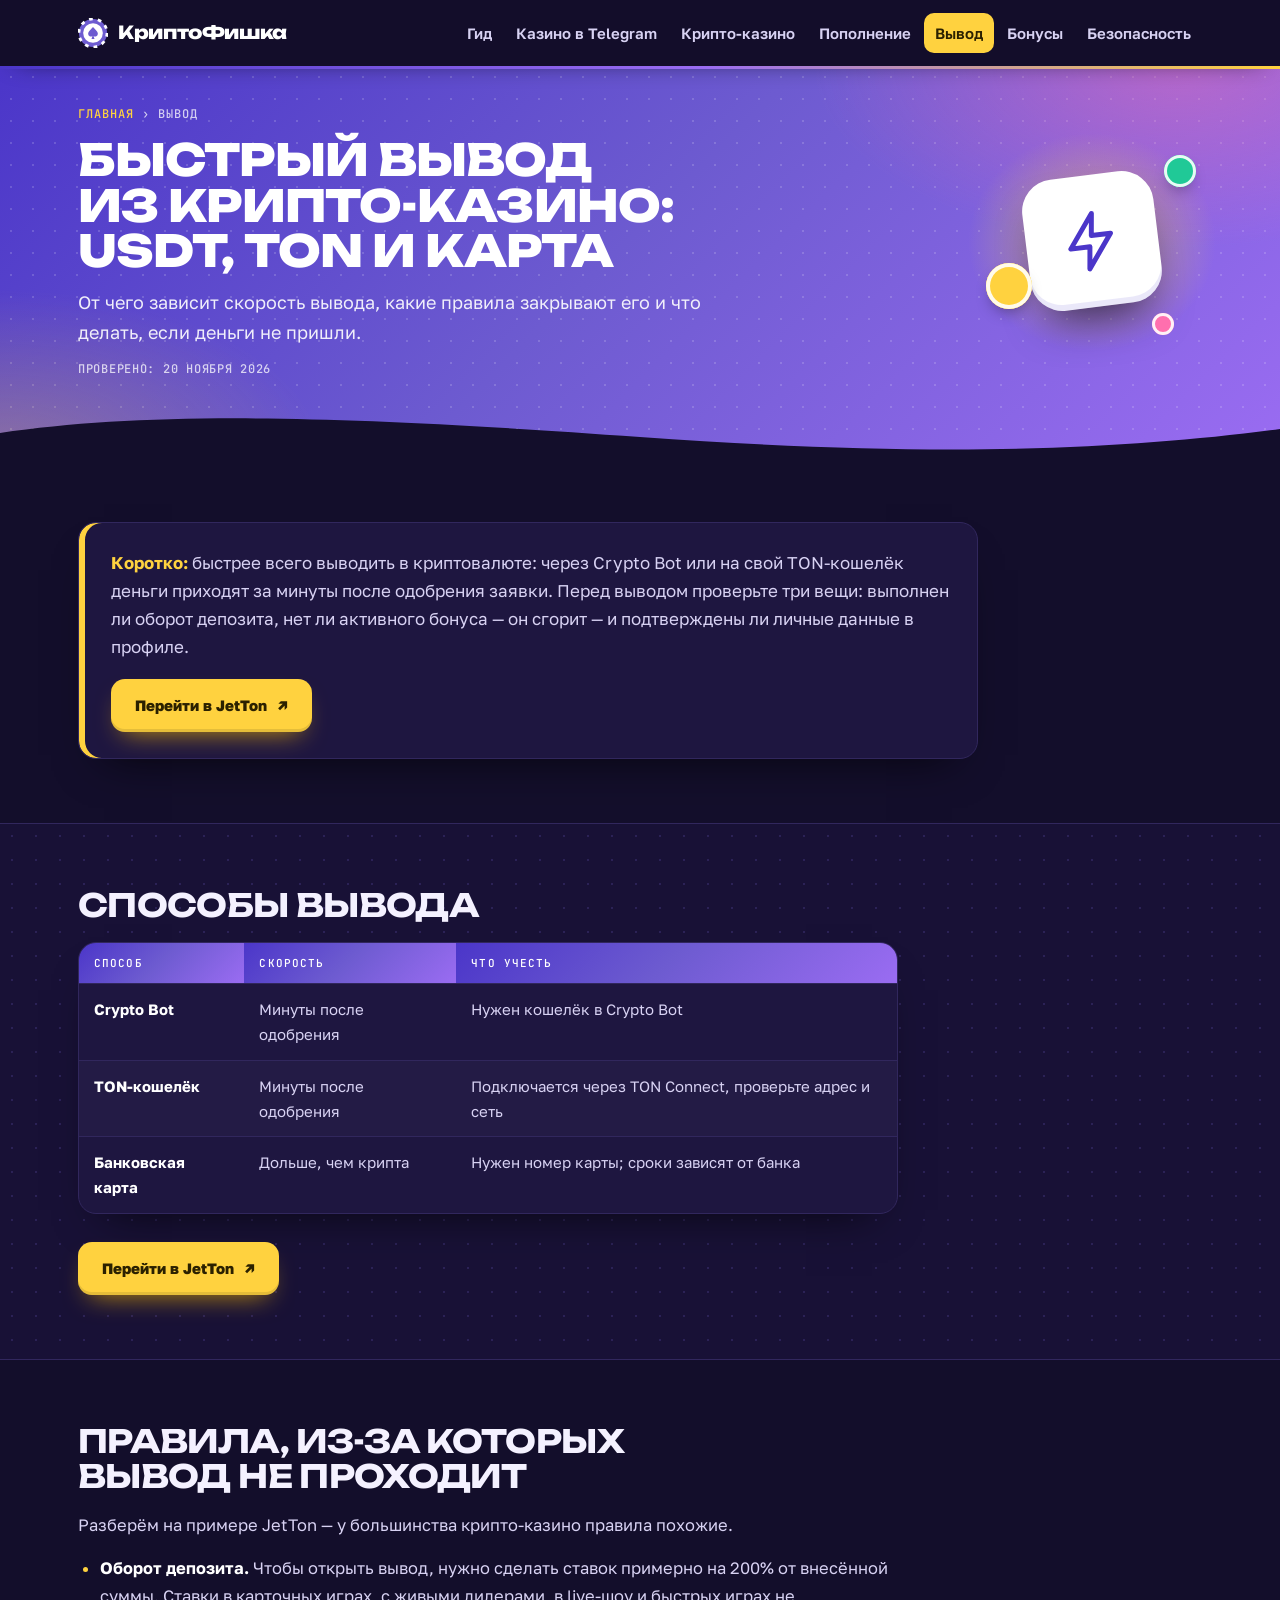
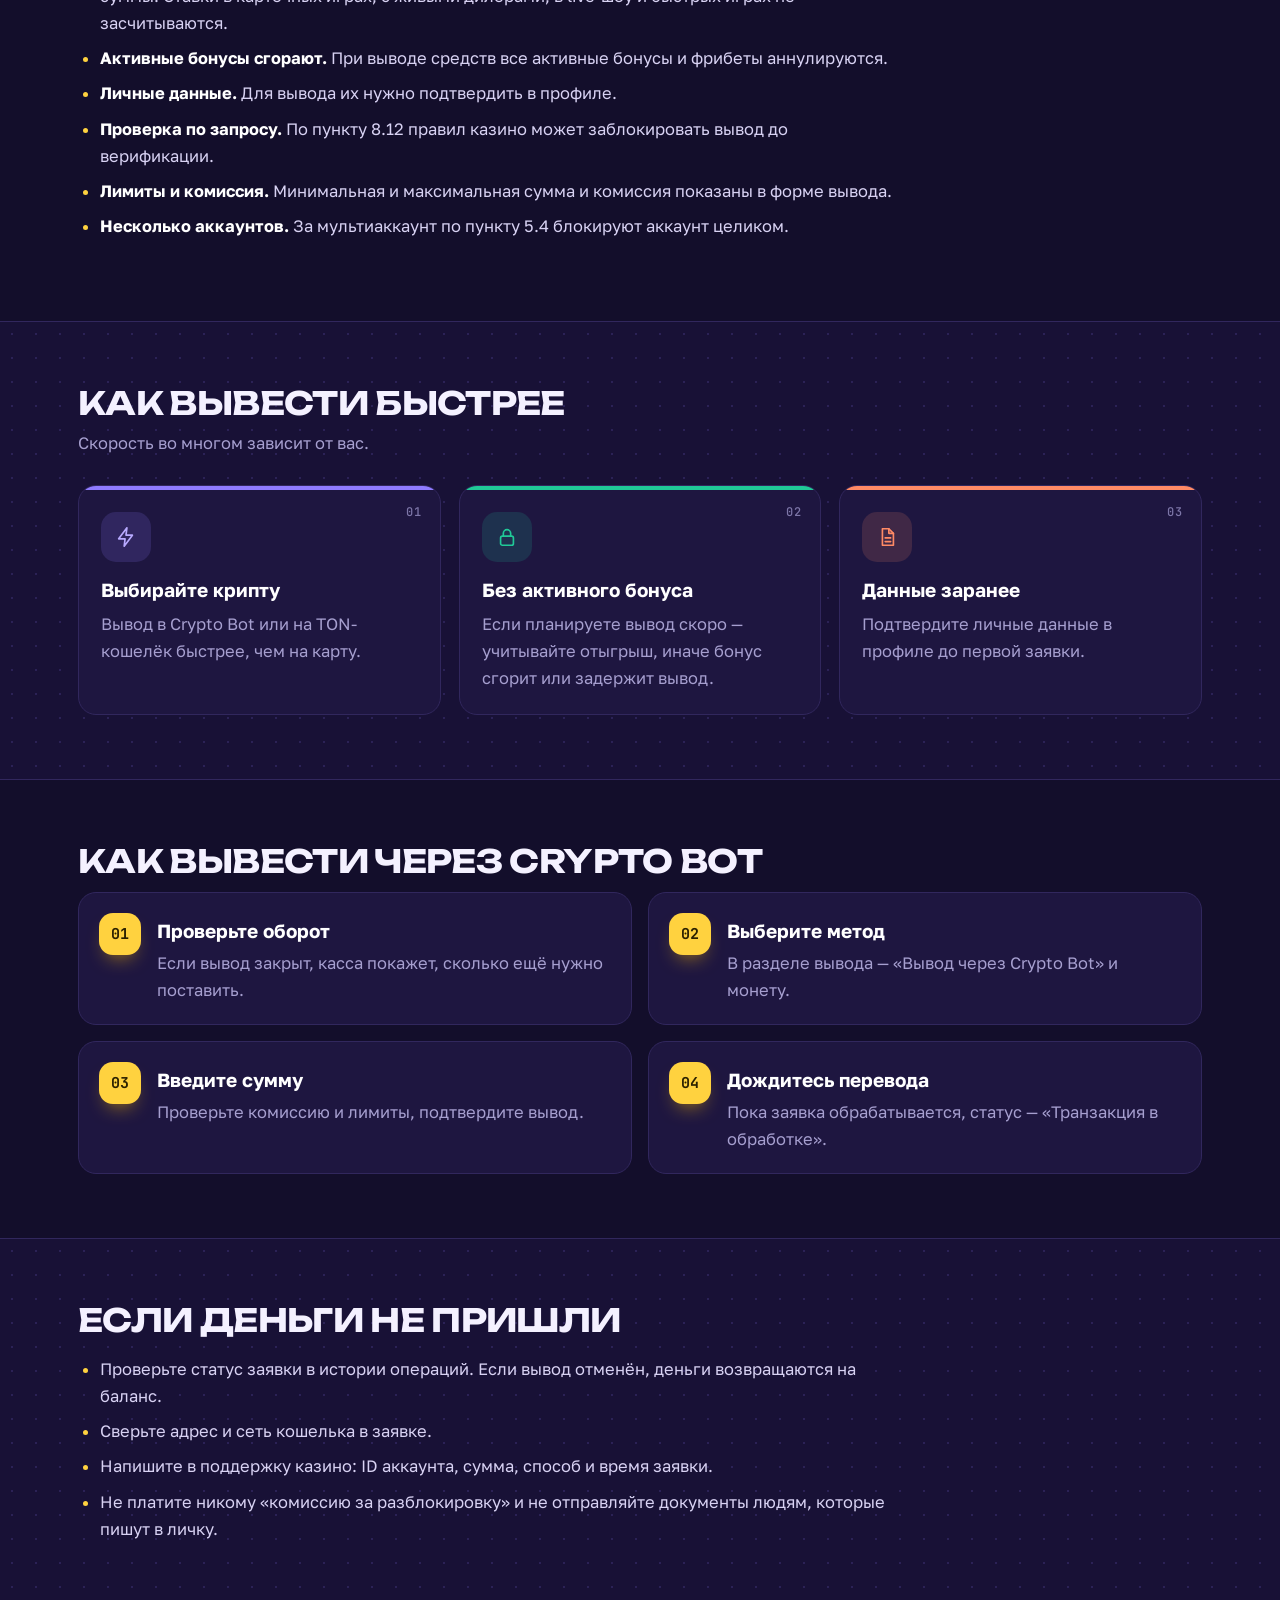
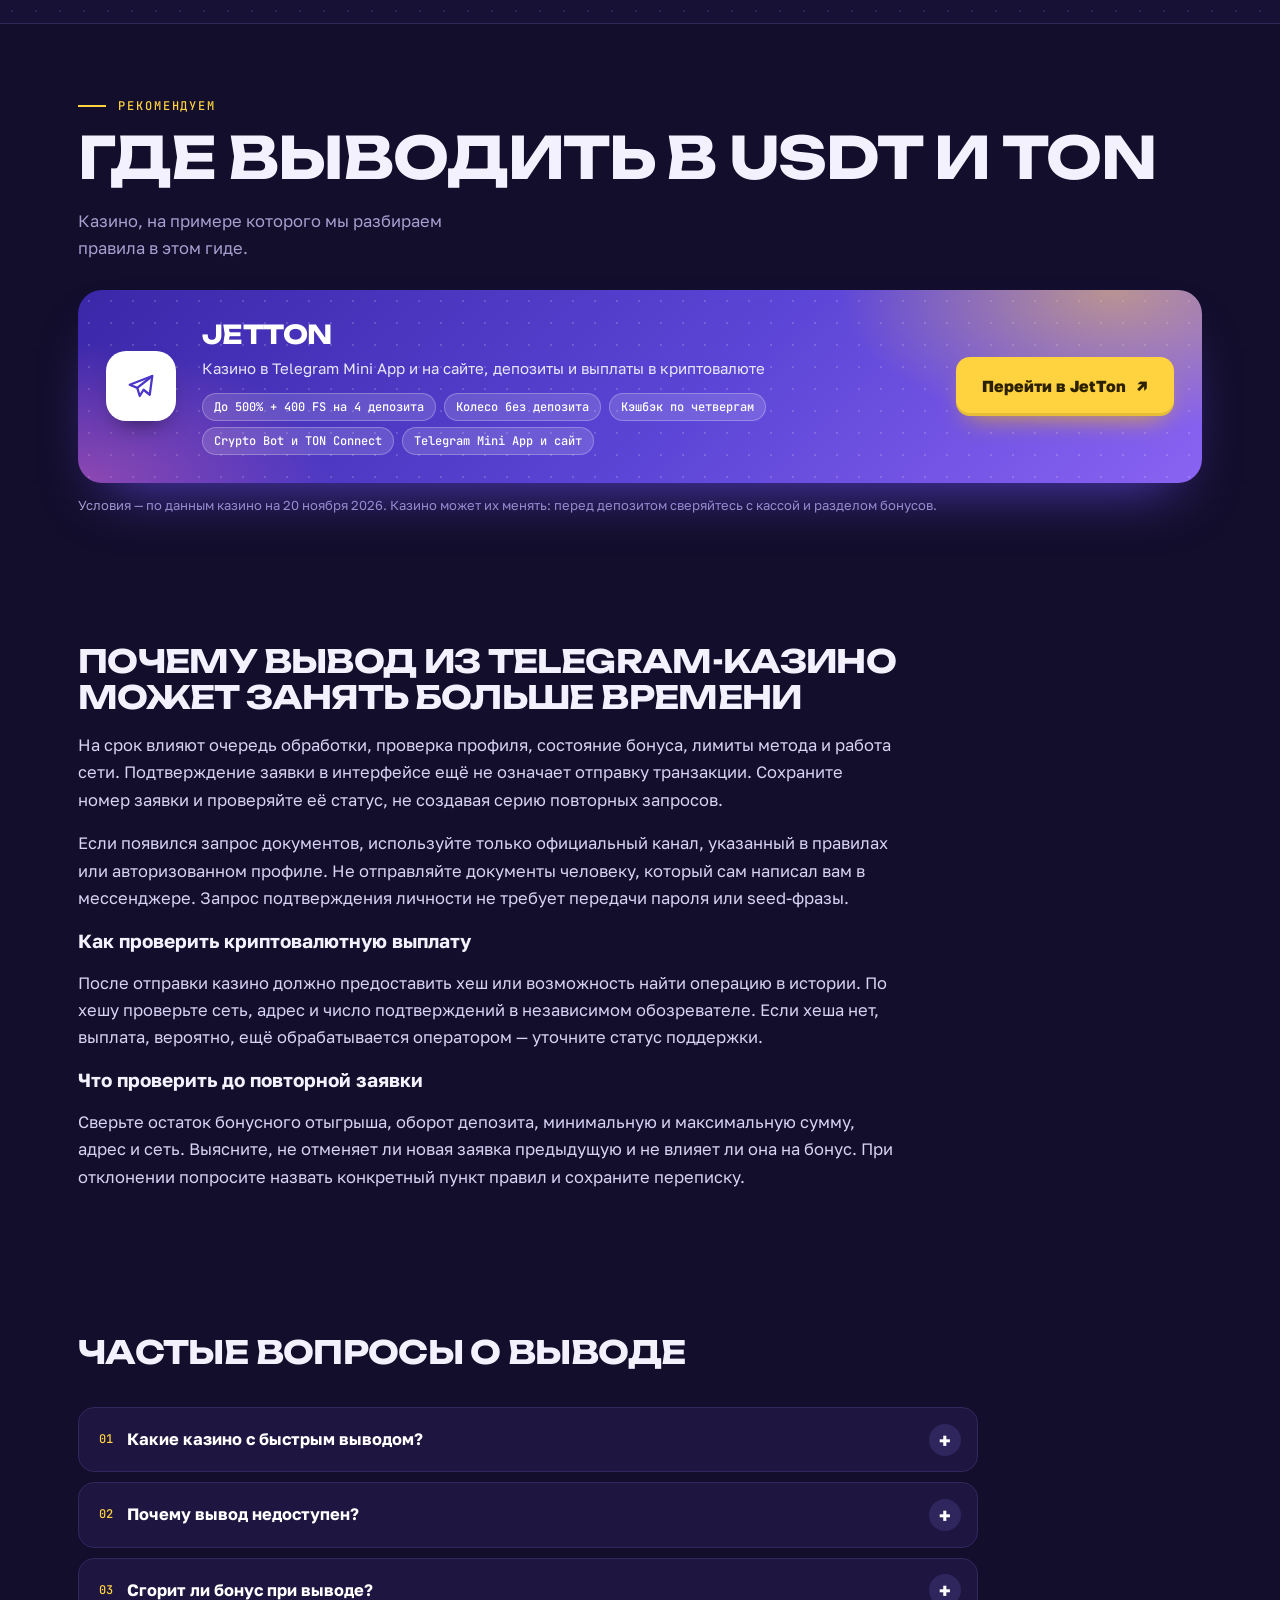
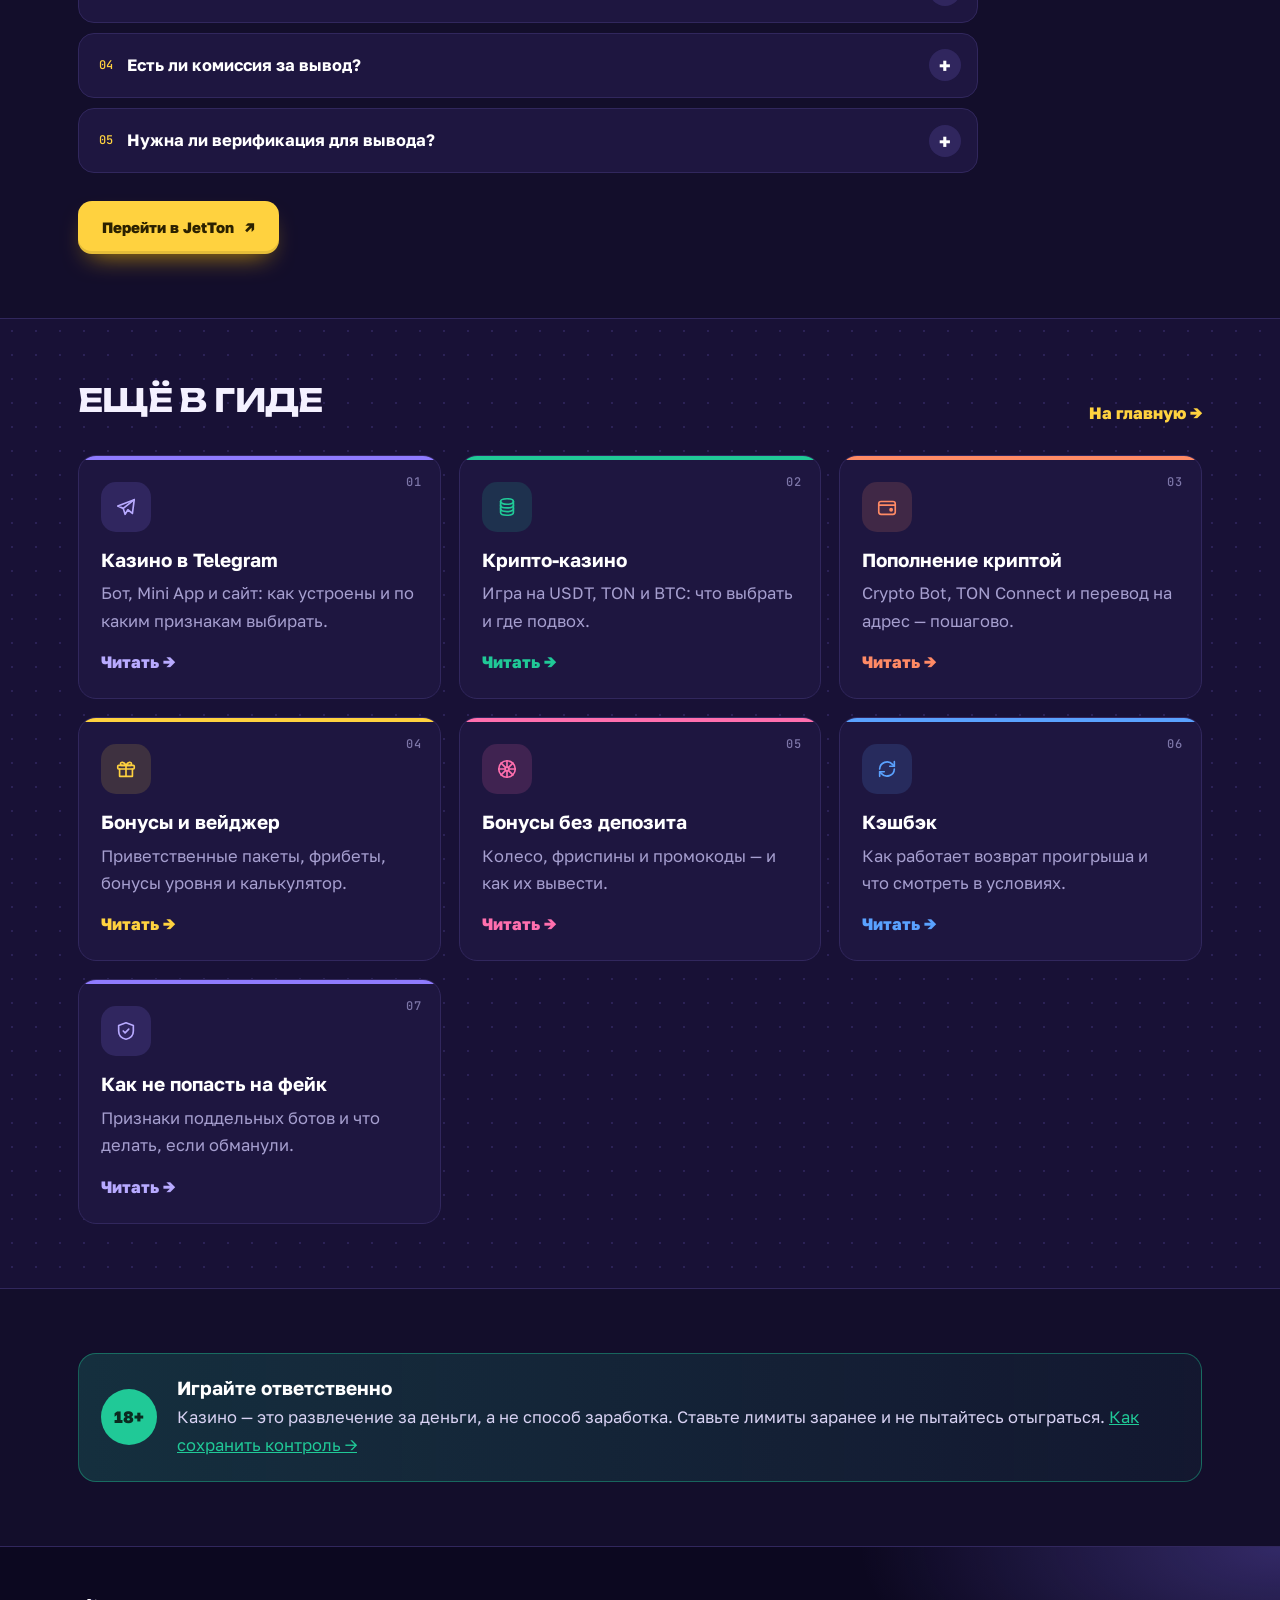
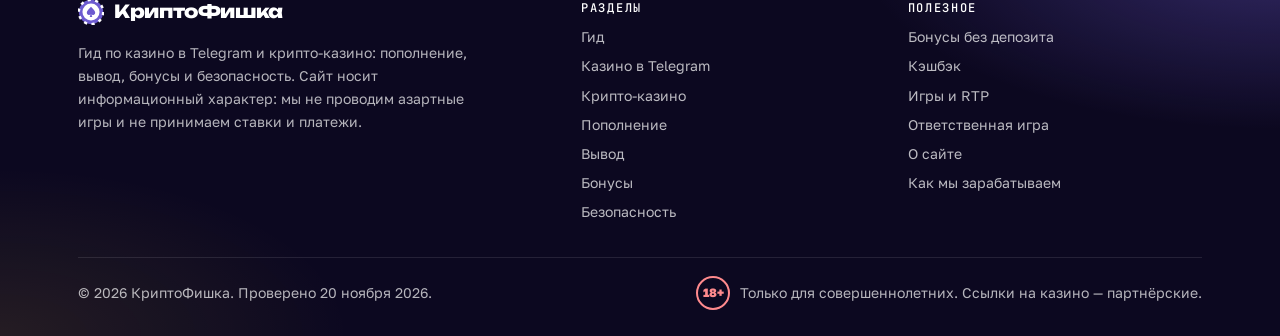
<file: vyvod.html>
<!doctype html>
<html lang="ru">
<head>
<meta charset="utf-8">
<meta name="viewport" content="width=device-width, initial-scale=1, viewport-fit=cover">
<title>Казино с быстрым выводом в USDT и TON: правила и сроки | КриптоФишка</title>
<meta name="description" content="Как быстро вывести деньги из крипто-казино, почему вывод закрыт, что сгорает при выводе и что делать, если деньги не пришли.">
<meta name="robots" content="index, follow">
<link rel="canonical" href="https://tonfishka.ru/vyvod.html">
<meta property="og:type" content="article">
<meta property="og:site_name" content="КриптоФишка">
<meta property="og:title" content="Казино с быстрым выводом в USDT и TON: правила и сроки | КриптоФишка">
<meta property="og:description" content="Как быстро вывести деньги из крипто-казино, почему вывод закрыт, что сгорает при выводе и что делать, если деньги не пришли.">
<meta property="og:url" content="https://tonfishka.ru/vyvod.html">
<meta property="og:locale" content="ru_RU">
<meta name="theme-color" content="#130e2b">
<link rel="icon" href="favicon.svg" type="image/svg+xml">
<link rel="preconnect" href="https://fonts.googleapis.com">
<link rel="preconnect" href="https://fonts.gstatic.com" crossorigin>
<link rel="stylesheet" href="https://fonts.googleapis.com/css2?family=Golos+Text:wght@400;500;600;700&amp;family=JetBrains+Mono:wght@400;500&amp;family=Unbounded:wght@600;700;800&amp;display=swap">
<link rel="stylesheet" href="style.css?v=20261120">
<script>document.documentElement.classList.add('js');setTimeout(function(){if(!window.__rv)document.documentElement.classList.add('rv-off')},2500)</script>
<script type="application/ld+json">{"@context":"https://schema.org","@type":"BreadcrumbList","itemListElement":[{"@type":"ListItem","position":1,"name":"Главная","item":"https://tonfishka.ru/"},{"@type":"ListItem","position":2,"name":"Вывод","item":"https://tonfishka.ru/vyvod.html"}]}</script>
<script type="application/ld+json">{"@context":"https://schema.org","@type":"Article","headline":"Казино с быстрым выводом в USDT и TON: правила и сроки","description":"Как быстро вывести деньги из крипто-казино, почему вывод закрыт, что сгорает при выводе и что делать, если деньги не пришли.","inLanguage":"ru","mainEntityOfPage":"https://tonfishka.ru/vyvod.html","datePublished":"2026-11-20","dateModified":"2026-11-20","author":{"@type":"Organization","name":"КриптоФишка","url":"https://tonfishka.ru/","logo":"https://tonfishka.ru/favicon.svg"},"publisher":{"@type":"Organization","name":"КриптоФишка","url":"https://tonfishka.ru/","logo":"https://tonfishka.ru/favicon.svg"}}</script>
<script type="application/ld+json">{"@context":"https://schema.org","@type":"FAQPage","mainEntity":[{"@type":"Question","name":"Какие казино с быстрым выводом?","acceptedAnswer":{"@type":"Answer","text":"Быстрее всего выводят крипто-казино: после одобрения заявки деньги приходят на кошелёк за минуты. Но скорость зависит и от вас: активный бонус, невыполненный оборот или неподтверждённые данные задерживают вывод."}},{"@type":"Question","name":"Почему вывод недоступен?","acceptedAnswer":{"@type":"Answer","text":"Чаще всего не выполнен оборот депозита. В JetTon для вывода нужно сделать ставок примерно на 200% от внесённой суммы, причём ставки в карточных играх, с живыми дилерами, в live-шоу и быстрых играх не учитываются."}},{"@type":"Question","name":"Сгорит ли бонус при выводе?","acceptedAnswer":{"@type":"Answer","text":"Да: при выводе средств все активные бонусы и фрибеты сгорают. Если хотите сохранить бонус — сначала отыграйте его."}},{"@type":"Question","name":"Есть ли комиссия за вывод?","acceptedAnswer":{"@type":"Answer","text":"Для криптовывода казино показывает комиссию за перевод в форме вывода — до подтверждения. Минимальная и максимальная сумма тоже видны там."}},{"@type":"Question","name":"Нужна ли верификация для вывода?","acceptedAnswer":{"@type":"Answer","text":"Для вывода в JetTon нужно подтвердить личные данные в профиле. Полную проверку казино может запросить по пункту 8.12 правил — тогда пишут на почту безопасности казино и прикладывают ID аккаунта."}}]}</script>

</head>
<body class="has-sticky">
<a class="skip" href="#main">К содержимому</a>
<header class="hdr"><div class="wrap hdr-in">
  <a class="logo" href="index.html"><svg viewBox="0 0 32 32" width="30" height="30" aria-hidden="true"><circle cx="16" cy="16" r="15" fill="#6d5bd0"/><circle cx="16" cy="16" r="15" fill="none" stroke="#ffffff" stroke-width="3" stroke-dasharray="4 5.425"/><circle cx="16" cy="16" r="10.5" fill="#ffffff"/><path d="M16 9.5c2.2 2.8 5.2 4.6 5.2 7.4a2.9 2.9 0 0 1-4.6 2.3l1 3.1h-3.2l1-3.1a2.9 2.9 0 0 1-4.6-2.3c0-2.8 3-4.6 5.2-7.4z" fill="#6d5bd0"/></svg><span>КриптоФишка</span></a>
  <button class="burger" type="button" aria-label="Меню" aria-expanded="false"><span></span><span></span><span></span></button>
  <nav class="nav" aria-label="Разделы"><a href="index.html">Гид</a><a href="telegram-kazino.html">Казино в Telegram</a><a href="kripto-kazino.html">Крипто-казино</a><a href="popolnenie.html">Пополнение</a><a href="vyvod.html" aria-current="page">Вывод</a><a href="bonusy.html">Бонусы</a><a href="bezopasnost.html">Безопасность</a></nav>
</div></header>
<main id="main">
<section class="page-head"><div class="wrap ph-grid">
  <div class="ph-text">
    <nav class="crumbs" aria-label="Навигация"><a href="index.html">Главная</a><span>›</span><span>Вывод</span></nav>
    <h1>Быстрый вывод из крипто-казино: USDT, TON и карта</h1>
    <p class="lead">От чего зависит скорость вывода, какие правила закрывают его и что делать, если деньги не пришли.</p>
    <p class="upd">Проверено: 20 ноября 2026</p>
  </div>
  <div class="ph-art" aria-hidden="true"><div class="ph-glow"></div><div class="ph-tile"><svg viewBox="0 0 24 24" width="66" height="66" fill="none" stroke="currentColor" stroke-width="1.8" stroke-linecap="round" stroke-linejoin="round" aria-hidden="true"><path d="M13 2L4 14h7l-1 8 9-12h-7z"/></svg></div><span class="chip c1"></span><span class="chip c2"></span><span class="chip c3"></span></div>
</div></section>

<section class="sec"><div class="wrap">
  <div class="answer">
    <p><b>Коротко:</b> быстрее всего выводить в криптовалюте: через Crypto Bot или на свой TON-кошелёк деньги приходят за минуты после одобрения заявки. Перед выводом проверьте три вещи: выполнен ли оборот депозита, нет ли активного бонуса — он сгорит — и подтверждены ли личные данные в профиле.</p>
    <div class="btns"><a class="btn" href="go.html?p=vyvod&amp;b=top" rel="nofollow sponsored" target="_blank">Перейти в JetTon <span class="arr">↗</span></a></div>
  </div>
</div></section>

<section class="sec alt"><div class="wrap prose">
  <h2>Способы вывода</h2>
  <div class="tbl-wrap"><table class="tbl plain stack"><thead><tr><th>Способ</th><th>Скорость</th><th>Что учесть</th></tr></thead><tbody><tr><td>Crypto Bot</td><td data-label="Скорость">Минуты после одобрения</td><td data-label="Что учесть">Нужен кошелёк в Crypto Bot</td></tr><tr><td>TON-кошелёк</td><td data-label="Скорость">Минуты после одобрения</td><td data-label="Что учесть">Подключается через TON Connect, проверьте адрес и сеть</td></tr><tr><td>Банковская карта</td><td data-label="Скорость">Дольше, чем крипта</td><td data-label="Что учесть">Нужен номер карты; сроки зависят от банка</td></tr></tbody></table></div>
  <div class="btns"><a class="btn" href="go.html?p=vyvod&amp;b=mid" rel="nofollow sponsored" target="_blank">Перейти в JetTon <span class="arr">↗</span></a></div>
</div></section>

<section class="sec"><div class="wrap prose">
  <h2>Правила, из-за которых вывод не проходит</h2>
  <p>Разберём на примере JetTon — у большинства крипто-казино правила похожие.</p>
  <ul>
    <li><b>Оборот депозита.</b> Чтобы открыть вывод, нужно сделать ставок примерно на 200% от внесённой суммы. Ставки в
    карточных играх, с живыми дилерами, в live-шоу и быстрых играх не засчитываются.</li>
    <li><b>Активные бонусы сгорают.</b> При выводе средств все активные бонусы и фрибеты аннулируются.</li>
    <li><b>Личные данные.</b> Для вывода их нужно подтвердить в профиле.</li>
    <li><b>Проверка по запросу.</b> По пункту 8.12 правил казино может заблокировать вывод до верификации.</li>
    <li><b>Лимиты и комиссия.</b> Минимальная и максимальная сумма и комиссия показаны в форме вывода.</li>
    <li><b>Несколько аккаунтов.</b> За мультиаккаунт по пункту 5.4 блокируют аккаунт целиком.</li>
  </ul>
</div></section>

<section class="sec alt"><div class="wrap">
  <div class="sec-head"><div><h2>Как вывести быстрее</h2><p>Скорость во многом зависит от вас.</p></div></div>
  <div class="grid g3"><div class="card"><div class="ico"><svg viewBox="0 0 24 24" width="22" height="22" fill="none" stroke="currentColor" stroke-width="1.8" stroke-linecap="round" stroke-linejoin="round" aria-hidden="true"><path d="M13 2L4 14h7l-1 8 9-12h-7z"/></svg></div><h3>Выбирайте крипту</h3><p>Вывод в Crypto Bot или на TON-кошелёк быстрее, чем на карту.</p></div><div class="card"><div class="ico"><svg viewBox="0 0 24 24" width="22" height="22" fill="none" stroke="currentColor" stroke-width="1.8" stroke-linecap="round" stroke-linejoin="round" aria-hidden="true"><rect x="5" y="11" width="14" height="10" rx="2"/><path d="M8 11V8a4 4 0 0 1 8 0v3"/></svg></div><h3>Без активного бонуса</h3><p>Если планируете вывод скоро — учитывайте отыгрыш, иначе бонус сгорит или задержит вывод.</p></div><div class="card"><div class="ico"><svg viewBox="0 0 24 24" width="22" height="22" fill="none" stroke="currentColor" stroke-width="1.8" stroke-linecap="round" stroke-linejoin="round" aria-hidden="true"><path d="M7 3h7l5 5v13H7z"/><path d="M14 3v5h5M10 13h6M10 17h6"/></svg></div><h3>Данные заранее</h3><p>Подтвердите личные данные в профиле до первой заявки.</p></div></div>
</div></section>

<section class="sec"><div class="wrap">
  <div class="prose"><h2>Как вывести через Crypto Bot</h2></div>
  <ol class="steps "><li><h3>Проверьте оборот</h3><p>Если вывод закрыт, касса покажет, сколько ещё нужно поставить.</p></li><li><h3>Выберите метод</h3><p>В разделе вывода — «Вывод через Crypto Bot» и монету.</p></li><li><h3>Введите сумму</h3><p>Проверьте комиссию и лимиты, подтвердите вывод.</p></li><li><h3>Дождитесь перевода</h3><p>Пока заявка обрабатывается, статус — «Транзакция в обработке».</p></li></ol>
</div></section>

<section class="sec alt"><div class="wrap prose">
  <h2>Если деньги не пришли</h2>
  <ul>
    <li>Проверьте статус заявки в истории операций. Если вывод отменён, деньги возвращаются на баланс.</li>
    <li>Сверьте адрес и сеть кошелька в заявке.</li>
    <li>Напишите в поддержку казино: ID аккаунта, сумма, способ и время заявки.</li>
    <li>Не платите никому «комиссию за разблокировку» и не отправляйте документы людям, которые пишут в личку.</li>
  </ul>
</div></section>

<section class="sec"><div class="wrap">
  <div class="sec-head big"><div><span class="eyebrow">рекомендуем</span><h2>Где выводить в USDT и TON</h2></div>
  <p>Казино, на примере которого мы разбираем правила в этом гиде.</p></div>
  <div class="offer">
    <div class="offer-mark"><svg viewBox="0 0 24 24" width="30" height="30" fill="none" stroke="currentColor" stroke-width="1.8" stroke-linecap="round" stroke-linejoin="round" aria-hidden="true"><path d="M21 4L3 11l6 2.5L11 20l3-5 5 4z"/><path d="M9 13.5L21 4"/></svg></div>
    <div><h3>JetTon</h3><p class="sub">Казино в Telegram Mini App и на сайте, депозиты и выплаты в криптовалюте</p><ul><li>До 500% + 400 FS на 4 депозита</li><li>Колесо без депозита</li><li>Кэшбэк по четвергам</li><li>Crypto Bot и TON Connect</li><li>Telegram Mini App и сайт</li></ul></div>
    <a class="btn" href="go.html?p=vyvod&amp;b=mid" rel="nofollow sponsored" target="_blank">Перейти в JetTon <span class="arr">↗</span></a>
  </div>
  <p class="offer-note">Условия — по данным казино на 20 ноября 2026. Казино может их менять: перед депозитом сверяйтесь с кассой и разделом бонусов.</p>
</div></section>


<section class="sec"><div class="wrap prose">
  <h2>Почему вывод из Telegram-казино может занять больше времени</h2>
  <p>На срок влияют очередь обработки, проверка профиля, состояние бонуса, лимиты метода и работа сети. Подтверждение заявки в интерфейсе ещё не означает отправку транзакции. Сохраните номер заявки и проверяйте её статус, не создавая серию повторных запросов.</p>
  <p>Если появился запрос документов, используйте только официальный канал, указанный в правилах или авторизованном профиле. Не отправляйте документы человеку, который сам написал вам в мессенджере. Запрос подтверждения личности не требует передачи пароля или seed-фразы.</p>
  <h3>Как проверить криптовалютную выплату</h3>
  <p>После отправки казино должно предоставить хеш или возможность найти операцию в истории. По хешу проверьте сеть, адрес и число подтверждений в независимом обозревателе. Если хеша нет, выплата, вероятно, ещё обрабатывается оператором — уточните статус поддержки.</p>
  <h3>Что проверить до повторной заявки</h3>
  <p>Сверьте остаток бонусного отыгрыша, оборот депозита, минимальную и максимальную сумму, адрес и сеть. Выясните, не отменяет ли новая заявка предыдущую и не влияет ли она на бонус. При отклонении попросите назвать конкретный пункт правил и сохраните переписку.</p>
</div></section>

<section class="sec"><div class="wrap">
  <div class="sec-head"><div><h2>Частые вопросы о выводе</h2></div></div>
  <div class="faq"><details><summary>Какие казино с быстрым выводом?</summary><div class="ans"><p>Быстрее всего выводят крипто-казино: после одобрения заявки деньги приходят на кошелёк за минуты. Но скорость зависит и от вас: активный бонус, невыполненный оборот или неподтверждённые данные задерживают вывод.</p></div></details><details><summary>Почему вывод недоступен?</summary><div class="ans"><p>Чаще всего не выполнен оборот депозита. В JetTon для вывода нужно сделать ставок примерно на 200% от внесённой суммы, причём ставки в карточных играх, с живыми дилерами, в live-шоу и быстрых играх не учитываются.</p></div></details><details><summary>Сгорит ли бонус при выводе?</summary><div class="ans"><p>Да: при выводе средств все активные бонусы и фрибеты сгорают. Если хотите сохранить бонус — сначала отыграйте его.</p></div></details><details><summary>Есть ли комиссия за вывод?</summary><div class="ans"><p>Для криптовывода казино показывает комиссию за перевод в форме вывода — до подтверждения. Минимальная и максимальная сумма тоже видны там.</p></div></details><details><summary>Нужна ли верификация для вывода?</summary><div class="ans"><p>Для вывода в JetTon нужно подтвердить личные данные в профиле. Полную проверку казино может запросить по пункту 8.12 правил — тогда пишут на почту безопасности казино и прикладывают ID аккаунта.</p></div></details></div>
  <div class="btns"><a class="btn" href="go.html?p=vyvod&amp;b=bottom" rel="nofollow sponsored" target="_blank">Перейти в JetTon <span class="arr">↗</span></a></div>
</div></section>

<section class="sec alt"><div class="wrap">
  <div class="sec-head"><div><h2>Ещё в гиде</h2></div><a class="more" href="index.html">На главную →</a></div>
  <div class="grid g3"><a class="card" href="telegram-kazino.html"><div class="ico"><svg viewBox="0 0 24 24" width="22" height="22" fill="none" stroke="currentColor" stroke-width="1.8" stroke-linecap="round" stroke-linejoin="round" aria-hidden="true"><path d="M21 4L3 11l6 2.5L11 20l3-5 5 4z"/><path d="M9 13.5L21 4"/></svg></div><h3>Казино в Telegram</h3><p>Бот, Mini App и сайт: как устроены и по каким признакам выбирать.</p><span class="go">Читать →</span></a><a class="card" href="kripto-kazino.html"><div class="ico"><svg viewBox="0 0 24 24" width="22" height="22" fill="none" stroke="currentColor" stroke-width="1.8" stroke-linecap="round" stroke-linejoin="round" aria-hidden="true"><ellipse cx="12" cy="6" rx="7" ry="3"/><path d="M5 6v4c0 1.7 3.1 3 7 3s7-1.3 7-3V6"/><path d="M5 10v4c0 1.7 3.1 3 7 3s7-1.3 7-3v-4"/><path d="M5 14v4c0 1.7 3.1 3 7 3s7-1.3 7-3v-4"/></svg></div><h3>Крипто-казино</h3><p>Игра на USDT, TON и BTC: что выбрать и где подвох.</p><span class="go">Читать →</span></a><a class="card" href="popolnenie.html"><div class="ico"><svg viewBox="0 0 24 24" width="22" height="22" fill="none" stroke="currentColor" stroke-width="1.8" stroke-linecap="round" stroke-linejoin="round" aria-hidden="true"><rect x="3" y="6" width="18" height="14" rx="2.5"/><path d="M3 10h18"/><circle cx="16.5" cy="15" r="1.2" fill="currentColor"/></svg></div><h3>Пополнение криптой</h3><p>Crypto Bot, TON Connect и перевод на адрес — пошагово.</p><span class="go">Читать →</span></a><a class="card" href="bonusy.html"><div class="ico"><svg viewBox="0 0 24 24" width="22" height="22" fill="none" stroke="currentColor" stroke-width="1.8" stroke-linecap="round" stroke-linejoin="round" aria-hidden="true"><rect x="3" y="8" width="18" height="4" rx="1"/><path d="M5 12v8h14v-8M12 8v12M12 8C10 4 6 4 6 6.5S9 8 12 8zm0 0c2-4 6-4 6-1.5S15 8 12 8z"/></svg></div><h3>Бонусы и вейджер</h3><p>Приветственные пакеты, фрибеты, бонусы уровня и калькулятор.</p><span class="go">Читать →</span></a><a class="card" href="bez-depozita.html"><div class="ico"><svg viewBox="0 0 24 24" width="22" height="22" fill="none" stroke="currentColor" stroke-width="1.8" stroke-linecap="round" stroke-linejoin="round" aria-hidden="true"><circle cx="12" cy="12" r="9"/><circle cx="12" cy="12" r="2"/><path d="M12 3v7M12 14v7M3 12h7M14 12h7M5.6 5.6l4.9 4.9M13.5 13.5l4.9 4.9M18.4 5.6l-4.9 4.9M10.5 13.5l-4.9 4.9"/></svg></div><h3>Бонусы без депозита</h3><p>Колесо, фриспины и промокоды — и как их вывести.</p><span class="go">Читать →</span></a><a class="card" href="keshbek.html"><div class="ico"><svg viewBox="0 0 24 24" width="22" height="22" fill="none" stroke="currentColor" stroke-width="1.8" stroke-linecap="round" stroke-linejoin="round" aria-hidden="true"><path d="M4 12a8 8 0 0 1 14-5l2 2M20 12a8 8 0 0 1-14 5l-2-2"/><path d="M20 4v5h-5M4 20v-5h5"/></svg></div><h3>Кэшбэк</h3><p>Как работает возврат проигрыша и что смотреть в условиях.</p><span class="go">Читать →</span></a><a class="card" href="bezopasnost.html"><div class="ico"><svg viewBox="0 0 24 24" width="22" height="22" fill="none" stroke="currentColor" stroke-width="1.8" stroke-linecap="round" stroke-linejoin="round" aria-hidden="true"><path d="M12 3l8 3v6c0 5-3.5 8-8 9-4.5-1-8-4-8-9V6z"/><path d="M9 12l2 2 4-4"/></svg></div><h3>Как не попасть на фейк</h3><p>Признаки поддельных ботов и что делать, если обманули.</p><span class="go">Читать →</span></a></div>
</div></section>

<section class="sec"><div class="wrap">
  <div class="rg">
    <div class="age">18+</div>
    <div>
      <h3>Играйте ответственно</h3>
      <p>Казино — это развлечение за деньги, а не способ заработка. Ставьте лимиты заранее и не пытайтесь отыграться.
      <a href="responsible.html">Как сохранить контроль →</a></p>
    </div>
  </div>
</div></section>
</main>
<footer class="ftr"><div class="wrap">
  <div class="ftr-in">
    <div>
      <a class="logo" href="index.html"><svg viewBox="0 0 32 32" width="26" height="26" aria-hidden="true"><circle cx="16" cy="16" r="15" fill="#6d5bd0"/><circle cx="16" cy="16" r="15" fill="none" stroke="#ffffff" stroke-width="3" stroke-dasharray="4 5.425"/><circle cx="16" cy="16" r="10.5" fill="#ffffff"/><path d="M16 9.5c2.2 2.8 5.2 4.6 5.2 7.4a2.9 2.9 0 0 1-4.6 2.3l1 3.1h-3.2l1-3.1a2.9 2.9 0 0 1-4.6-2.3c0-2.8 3-4.6 5.2-7.4z" fill="#6d5bd0"/></svg><span>КриптоФишка</span></a>
      <p>Гид по казино в Telegram и крипто-казино: пополнение, вывод, бонусы и безопасность. Сайт носит информационный
      характер: мы не проводим азартные игры и не принимаем ставки и платежи.</p>
    </div>
    <div><h4>Разделы</h4><ul><li><a href="index.html">Гид</a></li><li><a href="telegram-kazino.html">Казино в Telegram</a></li><li><a href="kripto-kazino.html">Крипто-казино</a></li><li><a href="popolnenie.html">Пополнение</a></li><li><a href="vyvod.html">Вывод</a></li><li><a href="bonusy.html">Бонусы</a></li><li><a href="bezopasnost.html">Безопасность</a></li></ul></div>
    <div><h4>Полезное</h4><ul><li><a href="bez-depozita.html">Бонусы без депозита</a></li><li><a href="keshbek.html">Кэшбэк</a></li><li><a href="igry.html">Игры и RTP</a></li><li><a href="responsible.html">Ответственная игра</a></li><li><a href="o-sajte.html">О сайте</a></li><li><a href="o-sajte.html#money">Как мы зарабатываем</a></li></ul></div>
  </div>
  <div class="ftr-bot">
    <span>© 2026 КриптоФишка. Проверено 20 ноября 2026.</span>
    <span class="age-note"><span class="b18">18+</span> Только для совершеннолетних. Ссылки на казино — партнёрские.</span>
  </div>
</div></footer>
<div class="sticky-cta" id="sticky-cta"><a class="btn" href="go.html?p=vyvod&amp;b=sticky" rel="nofollow sponsored" target="_blank">Перейти в JetTon <span class="arr">↗</span></a></div>
<script src="script.js?v=20261120" defer></script>
</body>
</html>
</file>
<file: style.css>
/* Макет: тёмно-фиолетовая «ночная» тема с яркими акцентами, приёмы с сайта КРОЙ:
   капс Unbounded, двухцветные заголовки, моно-подписи с чёрточкой, цифры на первом экране,
   бегущая лента, бенто-сетка, нумерация 01/02. */
:root{
  --bg:#130e2b;--bg2:#181136;--card:#1e1640;--card2:#261c50;--line:#31275d;--line2:#43377a;
  --text:#f4f1ff;--soft:#d8d2f3;--muted:#a69fcf;--dim:#7d76a8;
  --accent:#8f7bff;--accent-d:#b8aaff;--accent-t:rgba(143,123,255,.16);--deep:#0c0820;
  --grad:linear-gradient(135deg,#4b36c9 0%,#6d5bd0 48%,#9a6cf2 100%);
  --cta:#ffd23f;--cta-h:#ffe066;--cta-t:#2b2100;
  --mint:#20c997;--mint-t:rgba(32,201,151,.15);--coral:#ff8a65;--coral-t:rgba(255,138,101,.15);
  --pink:#ff6fae;--pink-t:rgba(255,111,174,.15);--lemon:#ffd23f;--lemon-t:rgba(255,210,63,.14);
  --blue:#5aa2ff;--blue-t:rgba(90,162,255,.15);
  --green:#20c997;--red:#ff6b6b;--red-t:rgba(255,107,107,.12);
  --r:18px;--shadow:0 22px 44px -26px rgba(0,0,0,.8);
  --ease:cubic-bezier(.16,.84,.3,1);
  --dots-w:radial-gradient(rgba(255,255,255,.16) 1.2px,transparent 1.4px);
  --dots-v:radial-gradient(rgba(143,123,255,.16) 1.2px,transparent 1.4px);
  color-scheme:dark;
}
*{box-sizing:border-box}
html{scroll-behavior:smooth;-webkit-text-size-adjust:100%}
body{margin:0;background:var(--bg);color:var(--text);font:16.5px/1.65 "Golos Text","Segoe UI",Roboto,"Helvetica Neue",Arial,sans-serif;-webkit-font-smoothing:antialiased;overflow-x:hidden}
/* как на сайте КРОЙ: заголовки — Unbounded капсом, текст — Golos Text, подписи — JetBrains Mono */
h1,h2,.logo span,.nf-code,.offer h3,.res b,.stat b,.bento b.big,.tk-track span,.bento h3{font-family:"Unbounded","Golos Text","Segoe UI",sans-serif;letter-spacing:-.02em}
h1{font-weight:800;text-transform:uppercase;text-wrap:balance}
h2{font-weight:700;text-transform:uppercase;text-wrap:balance}
h3{font-weight:700}
.dim{color:var(--dim)}
a{color:var(--accent-d)}
a:hover{color:#fff}
svg{max-width:100%}
.wrap{max-width:1160px;margin:0 auto;padding:0 18px}
.skip{position:absolute;left:-9999px}
.skip:focus{left:16px;top:16px;z-index:99;background:var(--cta);color:var(--cta-t);padding:8px 12px;border-radius:8px}
:focus-visible{outline:2px solid var(--cta);outline-offset:2px}

/* шапка */
.hdr{position:sticky;top:0;z-index:50;background:rgba(19,14,43,.95);box-shadow:0 10px 26px -18px rgba(0,0,0,.9)}
.hdr::after{content:"";position:absolute;left:0;right:0;bottom:-3px;height:3px;background:linear-gradient(90deg,#4b36c9,#9a6cf2 55%,#ffd23f)}
.hdr-in{display:flex;align-items:center;gap:24px;height:66px}
.logo{display:flex;align-items:center;gap:10px;color:#fff;text-decoration:none;font-weight:800;font-size:18px}
.logo:hover{color:#fff}
.nav{display:flex;gap:2px;margin-left:auto}
.nav a{color:var(--soft);text-decoration:none;padding:8px 11px;border-radius:10px;font-size:15px;font-weight:600}
.nav a:hover{color:#fff;background:var(--accent-t)}
.nav a[aria-current=page]{color:var(--cta-t);background:var(--cta)}
.burger{display:none;margin-left:auto;background:var(--accent-t);border:0;border-radius:10px;width:44px;height:40px;padding:0;cursor:pointer;flex-direction:column;align-items:center;justify-content:center;gap:5px}
.burger span{display:block;width:20px;height:2px;background:#fff;border-radius:2px;transition:transform .2s,opacity .2s}
.hdr.open .burger span:nth-child(1){transform:translateY(7px) rotate(45deg)}
.hdr.open .burger span:nth-child(2){opacity:0}
.hdr.open .burger span:nth-child(3){transform:translateY(-7px) rotate(-45deg)}
@media(max-width:1060px){
  .burger{display:flex}
  .nav{display:none;position:absolute;top:69px;left:0;right:0;flex-direction:column;background:var(--bg2);padding:8px 16px 16px;box-shadow:0 18px 30px -18px rgba(0,0,0,.9)}
  .hdr.open .nav{display:flex}
  .nav a{padding:12px}
}

/* волна под цветными блоками */
.hero::after,.page-head::after{content:"";position:absolute;left:0;right:0;bottom:-1px;height:46px;pointer-events:none;
  background:url("data:image/svg+xml,%3Csvg xmlns='http://www.w3.org/2000/svg' viewBox='0 0 1440 46' preserveAspectRatio='none'%3E%3Cpath d='M0 46h1440V16c-170 20-380 30-720 8S170-2 0 20z' fill='%23130e2b'/%3E%3C/svg%3E") no-repeat;background-size:100% 100%}

/* подписи с чёрточкой */
.eyebrow{display:inline-flex;align-items:center;gap:12px;font:500 12px/1.2 "JetBrains Mono",ui-monospace,Consolas,monospace;letter-spacing:.16em;text-transform:uppercase;color:var(--cta)}
.eyebrow::before{content:"";width:28px;height:2px;background:currentColor;flex:none}

/* первый экран */
.hero{position:relative;overflow:hidden;color:#fff;
  background:radial-gradient(520px 320px at 88% 12%,rgba(255,111,174,.45),transparent 70%),radial-gradient(560px 340px at 4% 100%,rgba(255,210,63,.35),transparent 70%),var(--dots-w),var(--grad);
  background-size:auto,auto,22px 22px,auto}
.hero-in{display:grid;grid-template-columns:1.3fr .7fr;gap:28px;align-items:center;padding-top:58px;padding-bottom:96px}
h1{font-size:clamp(28px,4.4vw,46px);line-height:1.06;margin:16px 0}
.hero h1{color:#fff;font-size:clamp(34px,6.2vw,80px);line-height:1;margin:18px 0 20px}
.hero h1 .acc{color:var(--cta)}
.lead{font-size:18px;color:var(--muted);max-width:640px;margin:0}
.hero .lead,.page-head .lead{color:rgba(255,255,255,.9)}
.btns{display:flex;flex-wrap:wrap;gap:12px;margin-top:28px}
.btn{position:relative;overflow:hidden;display:inline-flex;align-items:center;justify-content:center;gap:10px;padding:14px 24px;border-radius:14px;font-weight:800;text-decoration:none;background:var(--cta);color:var(--cta-t);border:0;white-space:nowrap;font-size:15px;box-shadow:0 12px 26px -12px rgba(255,190,0,.75),inset 0 -3px 0 rgba(0,0,0,.1);transition:background .15s,transform .15s}
.btn:hover{background:var(--cta-h);color:var(--cta-t);transform:translateY(-2px)}
.btn.ghost{background:transparent;color:#fff;border:1.5px solid rgba(255,255,255,.4);box-shadow:none}
.btn.ghost:hover{background:rgba(255,255,255,.1);color:#fff}
.btn .arr{display:inline-block;font-weight:800;transition:transform .2s var(--ease)}
.btn:hover .arr{transform:translate(2px,-2px)}
/* бегущий блик на главных кнопках */
.btn:not(.ghost)::after{content:"";position:absolute;top:0;bottom:0;left:0;width:45%;background:linear-gradient(100deg,transparent,rgba(255,255,255,.7),transparent);transform:translate3d(-150%,0,0) skewX(-18deg);animation:shine 4.2s ease-in-out infinite}
@keyframes shine{0%,62%{transform:translate3d(-150%,0,0) skewX(-18deg)}100%{transform:translate3d(320%,0,0) skewX(-18deg)}}
.hero-art{width:100%;max-width:380px;justify-self:center}
@media(max-width:880px){.hero-in{grid-template-columns:1fr;padding-top:40px;padding-bottom:74px}.hero-art{max-width:300px;margin:4px auto 0}.lead{font-size:17px}}

/* цифры на первом экране */
.stats{display:grid;grid-template-columns:repeat(4,minmax(0,1fr));margin:34px 0 0;padding:0;list-style:none;border-top:1px solid rgba(255,255,255,.25)}
.stat{padding:16px 16px 0 0}
.stat+.stat{padding-left:16px;border-left:1px solid rgba(255,255,255,.2)}
.stat b{display:block;font-size:clamp(20px,2.4vw,30px);font-weight:700;color:#fff;line-height:1.1}
.stat span{display:block;font-size:13px;color:rgba(255,255,255,.78);margin-top:4px}
.stats-note{font:500 11px/1.4 "JetBrains Mono",monospace;letter-spacing:.08em;text-transform:uppercase;color:rgba(255,255,255,.62);margin:12px 0 0}
@media(max-width:700px){.stats{grid-template-columns:1fr 1fr}.stat:nth-child(3){padding-left:0;border-left:0}.stat{padding-bottom:12px}}

/* бегущая лента */
.ticker{position:relative;height:150px;overflow:hidden;margin:-36px 0 -24px;z-index:2;pointer-events:none}
.tk{position:absolute;left:-5%;right:-5%;overflow:hidden;white-space:nowrap}
.tk1{top:26px;background:var(--cta);transform:rotate(-2.2deg);box-shadow:0 14px 30px -14px rgba(0,0,0,.7)}
.tk2{top:86px;background:#6d5bd0;transform:rotate(1.6deg);box-shadow:0 14px 30px -14px rgba(0,0,0,.7)}
.tk-track{display:inline-flex;align-items:center;gap:28px;padding:12px 0;animation:tick 34s linear infinite}
.tk2 .tk-track{animation-duration:42s;animation-direction:reverse}
.tk-track span{font-size:clamp(18px,2.4vw,28px);font-weight:800;text-transform:uppercase;color:var(--cta-t)}
.tk2 .tk-track span{color:#fff}
.tk-track i{width:12px;height:12px;border-radius:50%;background:#4b36c9;flex:none}
.tk2 .tk-track i{background:var(--cta)}
@keyframes tick{from{transform:translate3d(0,0,0)}to{transform:translate3d(-50%,0,0)}}
@media(max-width:600px){.ticker{height:120px}.tk2{top:72px}}

/* секции */
.sec{padding:64px 0}
.sec.alt{background:var(--dots-v),var(--bg2);background-size:24px 24px,auto;border-top:1px solid var(--line);border-bottom:1px solid var(--line)}
.sec.alt+.sec.alt{border-top:0}
h2{font-size:clamp(22px,2.8vw,32px);line-height:1.12;margin:0 0 12px}
h3{font-size:19px;line-height:1.3;margin:0 0 8px}
.sec-head{display:flex;justify-content:space-between;align-items:flex-end;gap:14px 28px;margin-bottom:28px;flex-wrap:wrap}
.sec-head h2{margin-bottom:8px}
.sec-head .eyebrow{margin-bottom:14px}
.sec-head p{margin:0;color:var(--muted)}
.sec-head.big h2{font-size:clamp(28px,4.8vw,58px);line-height:1}
.sec-head.big>p{max-width:380px}
.more{font-weight:800;text-decoration:none;white-space:nowrap;color:var(--cta)}
.more:hover{color:var(--cta-h)}
@media(max-width:600px){.sec{padding:46px 0}}

/* шапка внутренних страниц */
.page-head{position:relative;overflow:hidden;color:#fff;padding:40px 0 80px;
  background:radial-gradient(520px 260px at 92% 0%,rgba(255,111,174,.42),transparent 70%),radial-gradient(460px 240px at 0% 100%,rgba(255,210,63,.3),transparent 70%),var(--dots-w),var(--grad);
  background-size:auto,auto,22px 22px,auto}
.page-head h1{font-size:clamp(24px,3.6vw,44px);margin:14px 0 14px;color:#fff;line-height:1.04}
.crumbs{font:500 12px/1.4 "JetBrains Mono",monospace;letter-spacing:.08em;text-transform:uppercase;color:rgba(255,255,255,.75);display:flex;gap:8px;flex-wrap:wrap}
.crumbs a{color:var(--cta);text-decoration:none}
.crumbs a:hover{color:#fff}
.upd{font:500 12px/1.4 "JetBrains Mono",monospace;letter-spacing:.06em;text-transform:uppercase;color:rgba(255,255,255,.75);margin:14px 0 0}
.ph-grid{display:grid;grid-template-columns:minmax(0,1fr) 230px;gap:32px;align-items:center}
.ph-art{position:relative;width:220px;height:190px;justify-self:end}
.ph-glow{position:absolute;inset:-14px;border-radius:50%;background:radial-gradient(closest-side,rgba(255,210,63,.55),transparent)}
.ph-tile{position:absolute;left:44px;top:28px;width:132px;height:132px;border-radius:32px;display:grid;place-items:center;color:#4b36c9;
  background:#fff;box-shadow:0 26px 44px -18px rgba(10,5,40,.75),inset 0 -6px 0 rgba(109,91,208,.14);transform:rotate(-7deg)}
.chip{position:absolute;border-radius:50%;background:var(--cta);box-shadow:inset 0 0 0 4px rgba(255,255,255,.9),inset 0 0 0 6px var(--cta),0 8px 16px -6px rgba(0,0,0,.4)}
.chip.c1{width:46px;height:46px;left:4px;top:116px}
.chip.c2{width:32px;height:32px;right:6px;top:8px;background:var(--mint);box-shadow:inset 0 0 0 3px rgba(255,255,255,.9),inset 0 0 0 5px var(--mint),0 8px 16px -6px rgba(0,0,0,.4)}
.chip.c3{width:22px;height:22px;right:28px;bottom:2px;background:var(--pink);box-shadow:inset 0 0 0 3px rgba(255,255,255,.9)}
@media(max-width:760px){.ph-grid{grid-template-columns:1fr}.ph-art{display:none}.page-head{padding-bottom:66px}}

/* блок с рекомендованным казино */
.offer{position:relative;overflow:hidden;display:grid;grid-template-columns:auto minmax(0,1fr) auto;gap:16px 26px;align-items:center;color:#fff;border-radius:24px;padding:28px;
  background:radial-gradient(420px 220px at 92% 0%,rgba(255,210,63,.5),transparent 65%),radial-gradient(360px 200px at 0% 100%,rgba(255,111,174,.4),transparent 70%),var(--dots-w),linear-gradient(135deg,#3a27a8,#5b45d6 55%,#8a63f2);
  background-size:auto,auto,22px 22px,auto;box-shadow:0 30px 60px -28px rgba(91,69,214,.9)}
.offer-mark{width:70px;height:70px;border-radius:20px;background:#fff;color:#4b36c9;display:grid;place-items:center;box-shadow:0 12px 24px -12px rgba(0,0,0,.6)}
.offer h3{margin:0 0 4px;font-size:26px;color:#fff;text-transform:uppercase}
.offer .sub{margin:0 0 12px;color:rgba(255,255,255,.88);font-size:15px}
.offer ul{list-style:none;margin:0;padding:0;display:flex;flex-wrap:wrap;gap:6px 8px}
.offer li{font:500 12px/1 "JetBrains Mono",monospace;color:#fff;background:rgba(255,255,255,.14);border:1px solid rgba(255,255,255,.25);padding:7px 11px;border-radius:99px}
.offer .btn{padding:16px 26px;font-size:16px}
.offer-note{font-size:13px;color:var(--muted);margin:12px 0 0}
@media(max-width:760px){.offer{grid-template-columns:1fr;padding:22px}.offer-mark{width:56px;height:56px;border-radius:16px}.offer .btn{width:100%}}

/* бенто-сетка */
.bento{display:grid;grid-template-columns:1.25fr 1fr 1fr;gap:18px}
.bento>div{position:relative;overflow:hidden;border-radius:22px;padding:24px;background:var(--card);border:1px solid var(--line)}
.bento .b-main{grid-row:span 2;color:#fff;border:0;display:flex;flex-direction:column;justify-content:flex-end;min-height:430px;
  background:radial-gradient(360px 220px at 80% 10%,rgba(255,210,63,.5),transparent 65%),var(--dots-w),var(--grad);background-size:auto,22px 22px,auto}
.bento .b-main svg{position:absolute;right:-6px;top:8px;width:60%;max-width:250px}
.bento .b-main p{color:rgba(255,255,255,.9);max-width:300px}
.bento .b-wide{grid-column:span 2}
.bento .tag{display:inline-block;font:500 11px/1 "JetBrains Mono",monospace;letter-spacing:.1em;text-transform:uppercase;padding:7px 11px;border-radius:99px;background:var(--accent-t);color:var(--accent-d);margin-bottom:12px}
.bento .b-main .tag{background:rgba(255,255,255,.16);color:#fff}
.bento h3{text-transform:uppercase;font-size:19px}
.bento p{margin:0;color:var(--muted)}
.bento b.big{display:block;font-size:clamp(40px,5vw,60px);line-height:1;color:var(--cta);margin-bottom:8px}
.bento b.big small{font-size:.38em;margin-left:6px;color:var(--muted)}
.bento .chips{display:flex;flex-wrap:wrap;gap:8px;margin-top:14px;padding:0;list-style:none}
.bento .chips li{font:500 12px/1 "JetBrains Mono",monospace;padding:8px 12px;border-radius:99px;border:1px solid var(--line2);color:var(--soft);background:var(--card2)}
@media(max-width:880px){.bento{grid-template-columns:1fr 1fr}.bento .b-main{grid-column:span 2;grid-row:auto;min-height:340px}.bento .b-wide{grid-column:span 2}}
@media(max-width:560px){.bento{grid-template-columns:1fr}.bento .b-main,.bento .b-wide{grid-column:auto}.bento .b-main svg{width:48%}}

/* таблицы */
.tbl-wrap{overflow-x:auto;margin:18px 0;border:1px solid var(--line);border-radius:var(--r);background:var(--card);box-shadow:var(--shadow)}
.tbl{width:100%;border-collapse:collapse;font-size:15px;min-width:560px}
.tbl th,.tbl td{padding:13px 15px;text-align:left;border-bottom:1px solid var(--line);vertical-align:top}
.tbl th{background:var(--grad);font:500 11px/1.3 "JetBrains Mono",monospace;text-transform:uppercase;letter-spacing:.1em;color:#fff}
.tbl td{color:var(--soft)}
.tbl td:first-child{color:#fff;font-weight:700}
.tbl td:nth-child(2){white-space:nowrap;color:var(--cta);font-weight:700}
.tbl tbody tr:nth-child(even) td{background:rgba(255,255,255,.025)}
.tbl tr:last-child td{border-bottom:0}
.tbl.plain td:nth-child(2){white-space:normal;color:var(--soft);font-weight:400}
.tbl.facts{min-width:0}
.tbl.facts td:first-child{width:36%;color:var(--accent-d)}
@media(max-width:600px){.tbl.facts td{display:block;border-bottom:0;padding:4px 14px}.tbl.facts td:first-child{width:auto;padding-top:12px;font-size:13px}.tbl.facts tr{display:block;border-bottom:1px solid var(--line);padding-bottom:10px}.tbl.facts tr:last-child{border-bottom:0}}
@media(max-width:600px){
  .tbl.stack{min-width:0}
  .tbl.stack thead{display:none}
  .tbl.stack tr{display:block;border-bottom:1px solid var(--line);padding:6px 0 10px}
  .tbl.stack tr:last-child{border-bottom:0}
  .tbl.stack td{display:block;border-bottom:0;padding:4px 14px;background:transparent!important}
  .tbl.stack td:first-child{padding-top:10px;color:var(--cta)}
  .tbl.stack td[data-label]::before{content:attr(data-label) ": ";color:var(--muted);font-size:13px}
}

/* короткий ответ */
.answer{background:var(--card);border:1px solid var(--line);border-radius:var(--r);padding:26px 26px 26px 32px;max-width:900px;box-shadow:inset 6px 0 0 var(--cta),var(--shadow)}
.answer p{margin:0;color:var(--soft);font-size:17px}
.answer b{color:var(--cta)}
.answer .btns{margin-top:18px}

/* сетки и карточки: у каждой своя цветная полоска и иконка, номер 01/02 */
.grid{display:grid;gap:18px;counter-reset:cn}
.g3{grid-template-columns:repeat(3,minmax(0,1fr))}
@media(max-width:880px){.g3{grid-template-columns:repeat(2,minmax(0,1fr))}}
@media(max-width:600px){.g3{grid-template-columns:1fr}}
.g2{grid-template-columns:repeat(2,minmax(0,1fr))}
@media(max-width:600px){.g2{grid-template-columns:1fr}}
.g4{grid-template-columns:repeat(4,minmax(0,1fr))}
@media(max-width:1000px){.g4{grid-template-columns:repeat(2,minmax(0,1fr))}}
@media(max-width:560px){.g4{grid-template-columns:1fr}}
.card{position:relative;overflow:hidden;background:var(--card);border:1px solid var(--line);border-radius:var(--r);padding:26px 22px 22px;counter-increment:cn;--c:var(--accent);--ct:var(--accent-t);--ci:var(--accent-d)}
.card::before{content:"";position:absolute;left:0;right:0;top:0;height:4px;background:var(--c)}
.card::after{content:counter(cn,decimal-leading-zero);position:absolute;right:18px;top:20px;font:500 12px/1 "JetBrains Mono",monospace;letter-spacing:.08em;color:var(--dim)}
.grid>.card:nth-child(6n+2){--c:var(--mint);--ct:var(--mint-t);--ci:var(--mint)}
.grid>.card:nth-child(6n+3){--c:var(--coral);--ct:var(--coral-t);--ci:var(--coral)}
.grid>.card:nth-child(6n+4){--c:var(--lemon);--ct:var(--lemon-t);--ci:var(--lemon)}
.grid>.card:nth-child(6n+5){--c:var(--pink);--ct:var(--pink-t);--ci:var(--pink)}
.grid>.card:nth-child(6n+6){--c:var(--blue);--ct:var(--blue-t);--ci:var(--blue)}
.card h3{color:#fff}
.card p{margin:0;color:var(--muted)}
.ico{width:50px;height:50px;border-radius:15px;display:grid;place-items:center;background:var(--ct);color:var(--ci);margin-bottom:16px}
a.card{display:block;text-decoration:none;color:inherit;transition:border-color .2s,transform .25s var(--ease),box-shadow .25s}
a.card:hover{border-color:var(--c);transform:translateY(-4px);box-shadow:0 24px 44px -24px var(--c)}
a.card .go{display:inline-block;margin-top:14px;color:var(--ci);font-weight:800}

/* текст */
.prose{max-width:820px}
.wrap.prose{max-width:1160px}
.wrap.prose>*{max-width:820px}
.prose p,.prose li{color:var(--soft)}
.prose h2{margin-top:48px}
.prose>h2:first-child,.prose>div:first-child>h2:first-child{margin-top:0}
.prose ul,.prose ol{padding-left:22px}
.prose li{margin:8px 0}
.prose li::marker{color:var(--cta)}
.prose b{color:#fff}
.note{background:var(--lemon-t);border:1px solid rgba(255,210,63,.4);border-radius:14px;padding:15px 18px;color:#ffe9a3!important}
.small{font-size:14px;color:var(--muted)}
.flags{list-style:none;padding:0!important}
.flags li{position:relative;padding:13px 16px 13px 48px;background:var(--red-t);border:1px solid rgba(255,107,107,.35);border-radius:14px}
.flags li::before{content:"!";position:absolute;left:15px;top:13px;width:22px;height:22px;border-radius:50%;background:var(--red);color:#fff;font-weight:800;font-size:14px;display:grid;place-items:center;line-height:1}

/* шаги */
.steps{list-style:none;padding:0;margin:0;counter-reset:s;display:grid;grid-template-columns:repeat(2,minmax(0,1fr));gap:16px}
.steps li{counter-increment:s;position:relative;background:var(--card);border:1px solid var(--line);border-radius:var(--r);padding:22px 20px 20px 78px}
.steps li::before{content:counter(s,decimal-leading-zero);position:absolute;left:20px;top:20px;width:42px;height:42px;border-radius:14px;background:var(--cta);color:var(--cta-t);font:700 15px/1 "JetBrains Mono",monospace;display:grid;place-items:center;box-shadow:0 10px 20px -10px rgba(255,190,0,.8)}
.steps h3{margin:4px 0 6px;color:#fff}
.steps p{margin:0;color:var(--muted)}
.steps a{font-weight:800;text-decoration:none;white-space:nowrap;color:var(--cta)}
@media(max-width:760px){.steps{grid-template-columns:1fr}.steps li{padding:18px 18px 18px 72px}.steps li::before{left:16px;top:18px}}
.steps.s3{grid-template-columns:repeat(3,minmax(0,1fr))}
@media(max-width:880px){.steps.s3{grid-template-columns:1fr}}

/* плюсы и минусы */
.pc{display:grid;grid-template-columns:1fr 1fr;gap:18px}
.pc>div{border-radius:var(--r);padding:24px}
.pc-plus{background:linear-gradient(160deg,rgba(32,201,151,.18),var(--card) 70%);border:1px solid rgba(32,201,151,.4)}
.pc-minus{background:linear-gradient(160deg,rgba(255,107,107,.16),var(--card) 70%);border:1px solid rgba(255,107,107,.35)}
.pc h3{margin:0 0 6px;text-transform:uppercase;font-family:"Unbounded","Golos Text",sans-serif;font-size:18px}
.pc ul{list-style:none;padding:0;margin:0}
.pc li{position:relative;padding-left:32px;margin:12px 0;color:var(--soft)}
.pc li::before{position:absolute;left:0;top:1px;width:22px;height:22px;border-radius:50%;display:grid;place-items:center;font-weight:800;font-size:14px;line-height:1;color:#fff}
.pc-plus li::before{content:"+";background:var(--mint)}
.pc-minus li::before{content:"−";background:var(--red)}
@media(max-width:760px){.pc{grid-template-columns:1fr}}

/* вопросы */
.faq{max-width:900px;counter-reset:fq}
.faq details{background:var(--card);border:1px solid var(--line);border-radius:16px;margin:10px 0;counter-increment:fq;transition:border-color .2s,box-shadow .2s}
.faq details[open]{border-color:var(--line2);box-shadow:var(--shadow)}
.faq summary{cursor:pointer;list-style:none;padding:18px 62px 18px 20px;font-weight:700;position:relative;color:#fff}
.faq summary::-webkit-details-marker{display:none}
.faq summary::before{content:counter(fq,decimal-leading-zero);font:500 12px/1 "JetBrains Mono",monospace;color:var(--cta);margin-right:14px;vertical-align:2px}
.faq summary::after{content:"+";position:absolute;right:16px;top:50%;transform:translateY(-50%);width:32px;height:32px;border-radius:50%;display:grid;place-items:center;font-size:20px;line-height:1;background:var(--accent-t);color:#fff;font-weight:700}
.faq details[open] summary::after{content:"−";background:var(--cta);color:var(--cta-t)}
.faq .ans{padding:0 20px 8px;color:var(--soft)}
.faq .ans p{margin:0 0 12px}

/* калькулятор */
.calc{background:var(--card);border:1px solid var(--line);border-radius:22px;padding:24px;display:grid;grid-template-columns:1fr 1fr;gap:24px;margin:20px 0 8px;max-width:900px;box-shadow:var(--shadow)}
.calc label{display:block;font-size:14px;color:var(--muted);margin-bottom:12px}
.calc input,.calc select{display:block;width:100%;margin-top:6px;background:var(--bg);border:1.5px solid var(--line2);color:#fff;border-radius:12px;padding:10px 12px;font:inherit;font-size:16px}
.calc input:focus,.calc select:focus{outline:2px solid var(--cta);outline-offset:1px}
.res{color:#fff;border-radius:16px;padding:20px;display:grid;gap:14px;align-content:start;background:var(--dots-w),var(--grad);background-size:22px 22px,auto}
.res span{display:block;font-size:13px;color:rgba(255,255,255,.8)}
.res b{font-size:24px;font-variant-numeric:tabular-nums;color:#fff}
.res .pos{color:#a6ffd9}
.res .neg{color:#ffd0d0}
.verdict{margin:0;font-size:15px;color:#fff;border-top:1px solid rgba(255,255,255,.25);padding-top:12px}
@media(max-width:700px){.calc{grid-template-columns:1fr;padding:18px}}

/* ответственная игра */
.rg{display:flex;gap:20px;align-items:center;background:linear-gradient(90deg,rgba(32,201,151,.18),rgba(32,201,151,.05));border:1px solid rgba(32,201,151,.4);border-radius:var(--r);padding:22px}
.rg h3{margin:0;color:#fff}
.rg .age{flex:none;width:56px;height:56px;border-radius:50%;display:grid;place-items:center;font-weight:800;color:#0b2a20;background:var(--mint)}
.rg p{margin:4px 0 0;color:var(--soft)}
.rg a{color:var(--mint)}
@media(max-width:600px){.rg{flex-direction:column;align-items:flex-start}}

/* 404 */
.nf{text-align:center;padding:96px 0}
.nf .lead{margin:0 auto}
.nf .btns{justify-content:center}
.nf-code{font-size:110px;font-weight:800;line-height:1;margin:0;color:var(--cta)}

/* подвал */
.ftr{background:radial-gradient(600px 260px at 100% 0%,rgba(109,91,208,.4),transparent 70%),radial-gradient(500px 240px at 0% 100%,rgba(255,210,63,.1),transparent 70%),var(--deep);padding:50px 0 26px;font-size:14px;color:rgba(255,255,255,.7);border-top:1px solid var(--line)}
.ftr .logo{color:#fff}
.ftr-in{display:grid;grid-template-columns:1.6fr 1fr 1fr;gap:32px}
.ftr p{max-width:420px}
.ftr h4{color:#fff;margin:4px 0 10px;font:500 12px/1.2 "JetBrains Mono",monospace;letter-spacing:.14em;text-transform:uppercase}
.ftr ul{list-style:none;padding:0;margin:0}
.ftr li{margin:6px 0}
.ftr a:not(.logo){color:rgba(255,255,255,.72);text-decoration:none}
.ftr a:not(.logo):hover{color:var(--cta)}
.ftr-bot{border-top:1px solid rgba(255,255,255,.1);margin-top:28px;padding-top:18px;display:flex;justify-content:space-between;align-items:center;gap:12px 24px;flex-wrap:wrap}
.age-note{display:inline-flex;align-items:center;gap:10px}
.b18{display:inline-grid;place-items:center;width:34px;height:34px;border-radius:50%;border:2px solid #ff8a8d;color:#ff8a8d;font-weight:800;font-size:12px;flex:none}
@media(max-width:760px){.ftr-in{grid-template-columns:1fr 1fr}.ftr-in>div:first-child{grid-column:1/-1}}

/* ===== кнопка внизу экрана на телефоне ===== */
.sticky-cta{display:none}
@media(max-width:760px){
  .sticky-cta{display:flex;align-items:center;gap:10px;position:fixed;left:0;right:0;bottom:0;z-index:60;
    padding:10px 16px calc(10px + env(safe-area-inset-bottom));background:rgba(19,14,43,.97);border-top:1px solid var(--line2);
    box-shadow:0 -12px 30px -14px rgba(0,0,0,.8);transform:translate3d(0,115%,0);transition:transform .45s var(--ease)}
  .sticky-cta.show{transform:none}
  .sticky-cta .btn{flex:1;padding:13px 16px}
  .has-sticky .ftr{padding-bottom:96px}
}

/* вращение колеса на картинке телефона */
@keyframes spin{to{transform:rotate(360deg)}}
.wheel-rot{transform-box:fill-box;transform-origin:center;animation:spin 18s linear infinite}

/* ===== анимации появления =====
   Только opacity и transform (без filter/clip-path) — плавно и на слабых телефонах.
   Класс .js ставится в <head> до отрисовки; script.js добавляет .in, когда блок попадает на экран.
   Список блоков ДОЛЖЕН совпадать со списком SEL в script.js — иначе блок останется невидимым. */
.js :is(.ph-text>*,.hero-in>div>*,.answer,.sec-head,.grid>.card,.steps>li,.tbl-wrap,.faq>details,.prose>:not(.tbl-wrap):not(.flags),.flags>li,.rg,.calc,.pc>div,.offer,.bento>div,.wrap>.btns,.wrap>.small,.nf .wrap>*):not(.rv-done){
  transition:opacity .9s var(--ease),transform .9s var(--ease)}
.js:not(.rv-off) :is(.ph-text>*,.hero-in>div>*,.answer,.sec-head,.grid>.card,.steps>li,.tbl-wrap,.faq>details,.prose>:not(.tbl-wrap):not(.flags),.flags>li,.rg,.calc,.pc>div,.offer,.bento>div,.wrap>.btns,.wrap>.small,.nf .wrap>*):not(.in){
  opacity:0;transform:translate3d(0,26px,0)}
.js :is(.ph-art,.hero-art):not(.rv-done){transition:opacity 1.1s var(--ease),transform 1.3s var(--ease)}
.js:not(.rv-off) :is(.ph-art,.hero-art):not(.in){opacity:0;transform:translate3d(0,20px,0) scale(.88)}
.card .ico,.offer-mark{transition:transform .7s var(--ease) .22s,opacity .6s ease .22s}
.js:not(.rv-off) .card:not(.in) .ico,.js:not(.rv-off) .offer:not(.in) .offer-mark{opacity:0;transform:scale(.4) rotate(-14deg)}
.steps>li::before{transition:transform .6s var(--ease) .28s}
.js:not(.rv-off) .steps>li:not(.in)::before{transform:scale(0) rotate(-20deg)}
.pc li::before{transition:transform .5s var(--ease) .3s}
.js:not(.rv-off) .pc>div:not(.in) li::before{transform:scale(0)}

/* картинки мягко покачиваются */
@keyframes floatY{0%,100%{transform:translate3d(0,0,0)}50%{transform:translate3d(0,-9px,0)}}
@keyframes floatT{0%,100%{transform:rotate(-7deg) translate3d(0,0,0)}50%{transform:rotate(-3deg) translate3d(0,-8px,0)}}
.fl{animation:floatY 6s ease-in-out infinite}
.fl2{animation-duration:7.5s;animation-delay:-2s}
.fl3{animation-duration:8.5s;animation-delay:-4s}
.fl4{animation-duration:5.5s;animation-delay:-1s}
.fl5{animation-duration:6.8s;animation-delay:-3s}
.ph-tile{animation:floatT 7s ease-in-out infinite}
.chip{animation:floatY 5s ease-in-out infinite}
.chip.c2{animation-duration:6.5s;animation-delay:-2s}
.chip.c3{animation-duration:4.5s;animation-delay:-1s}

@media (prefers-reduced-motion:reduce){
  .js :is(.ph-text>*,.hero-in>div>*,.answer,.sec-head,.grid>.card,.steps>li,.tbl-wrap,.faq>details,.prose>*,.flags>li,.rg,.calc,.pc>div,.offer,.bento>div,.wrap>.btns,.wrap>.small,.nf .wrap>*,.ph-art,.hero-art){opacity:1!important;transform:none!important;transition:none!important}
  .card .ico,.offer-mark,.steps>li::before,.pc li::before{opacity:1!important;transform:none!important;transition:none!important}
  .fl,.ph-tile,.chip,.btn::after,.tk-track,.wheel-rot{animation:none!important}
  .sticky-cta{transition:none}
}
</file>
